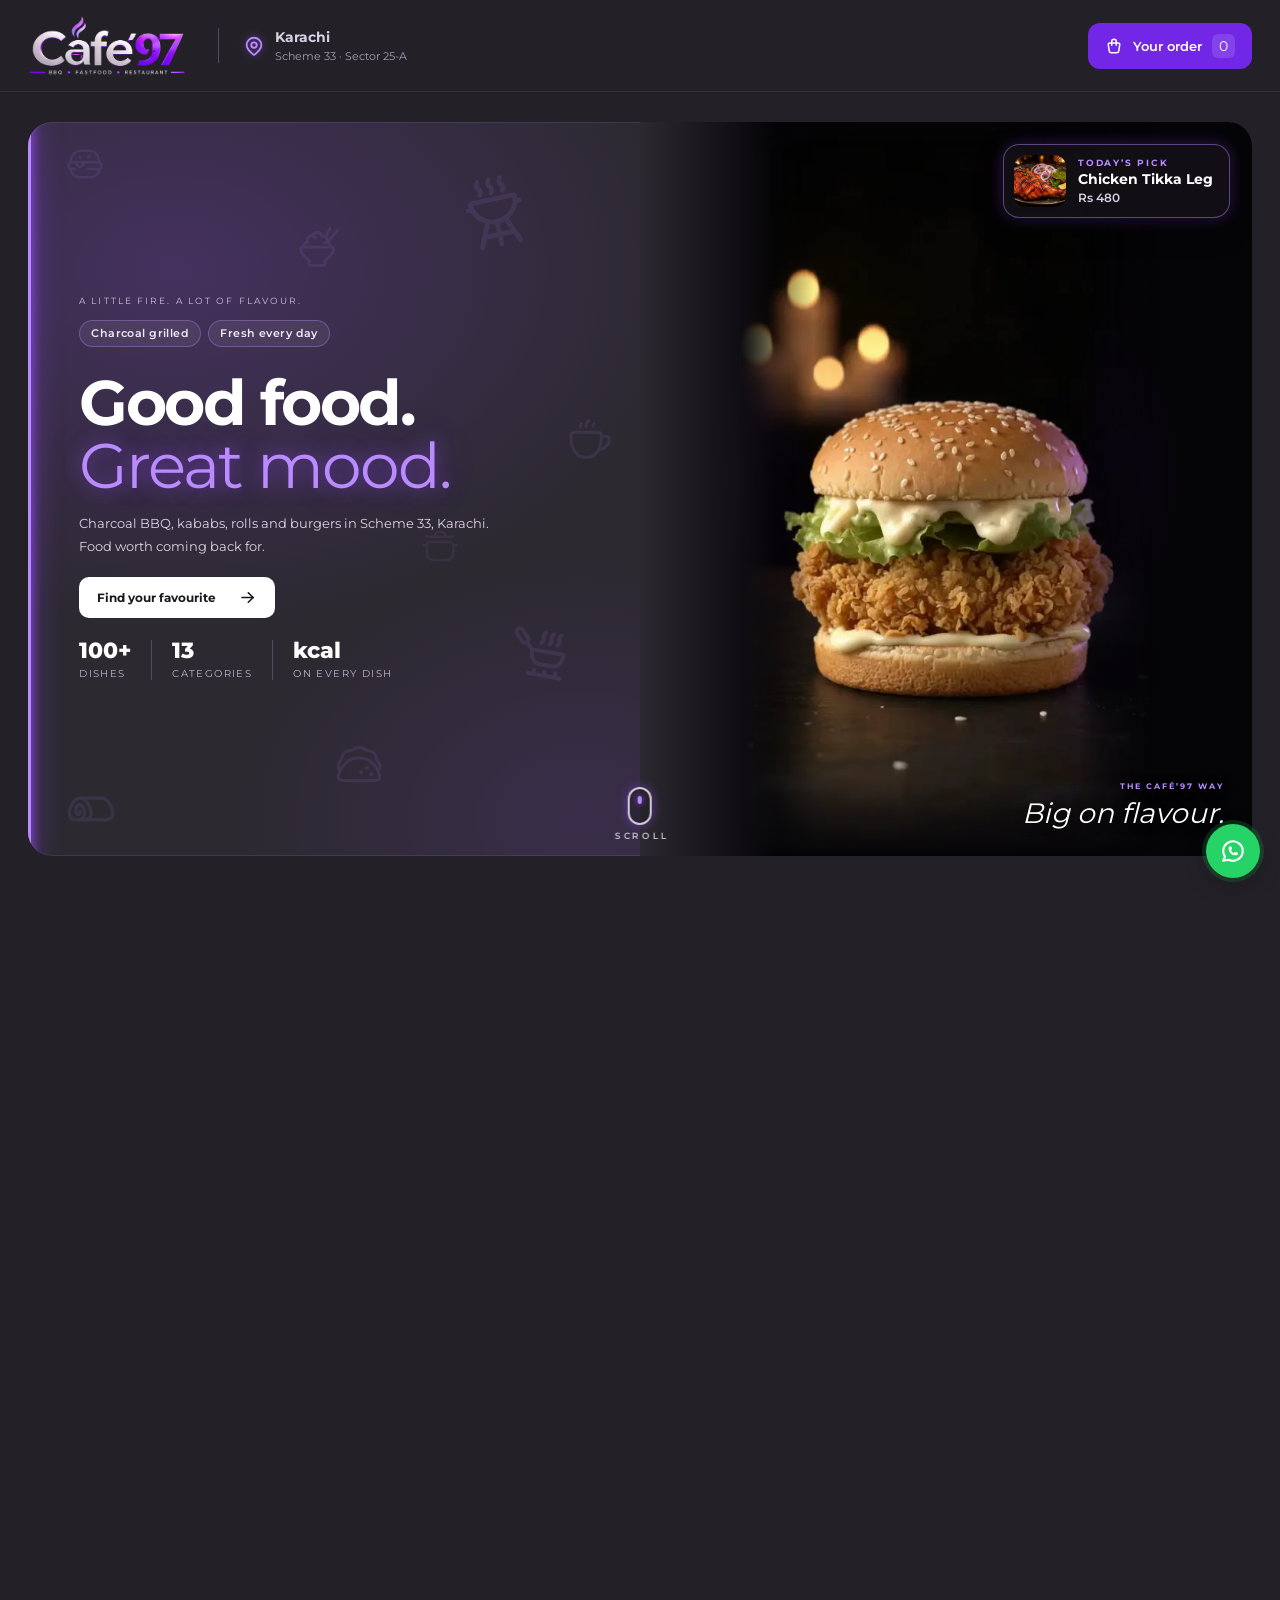
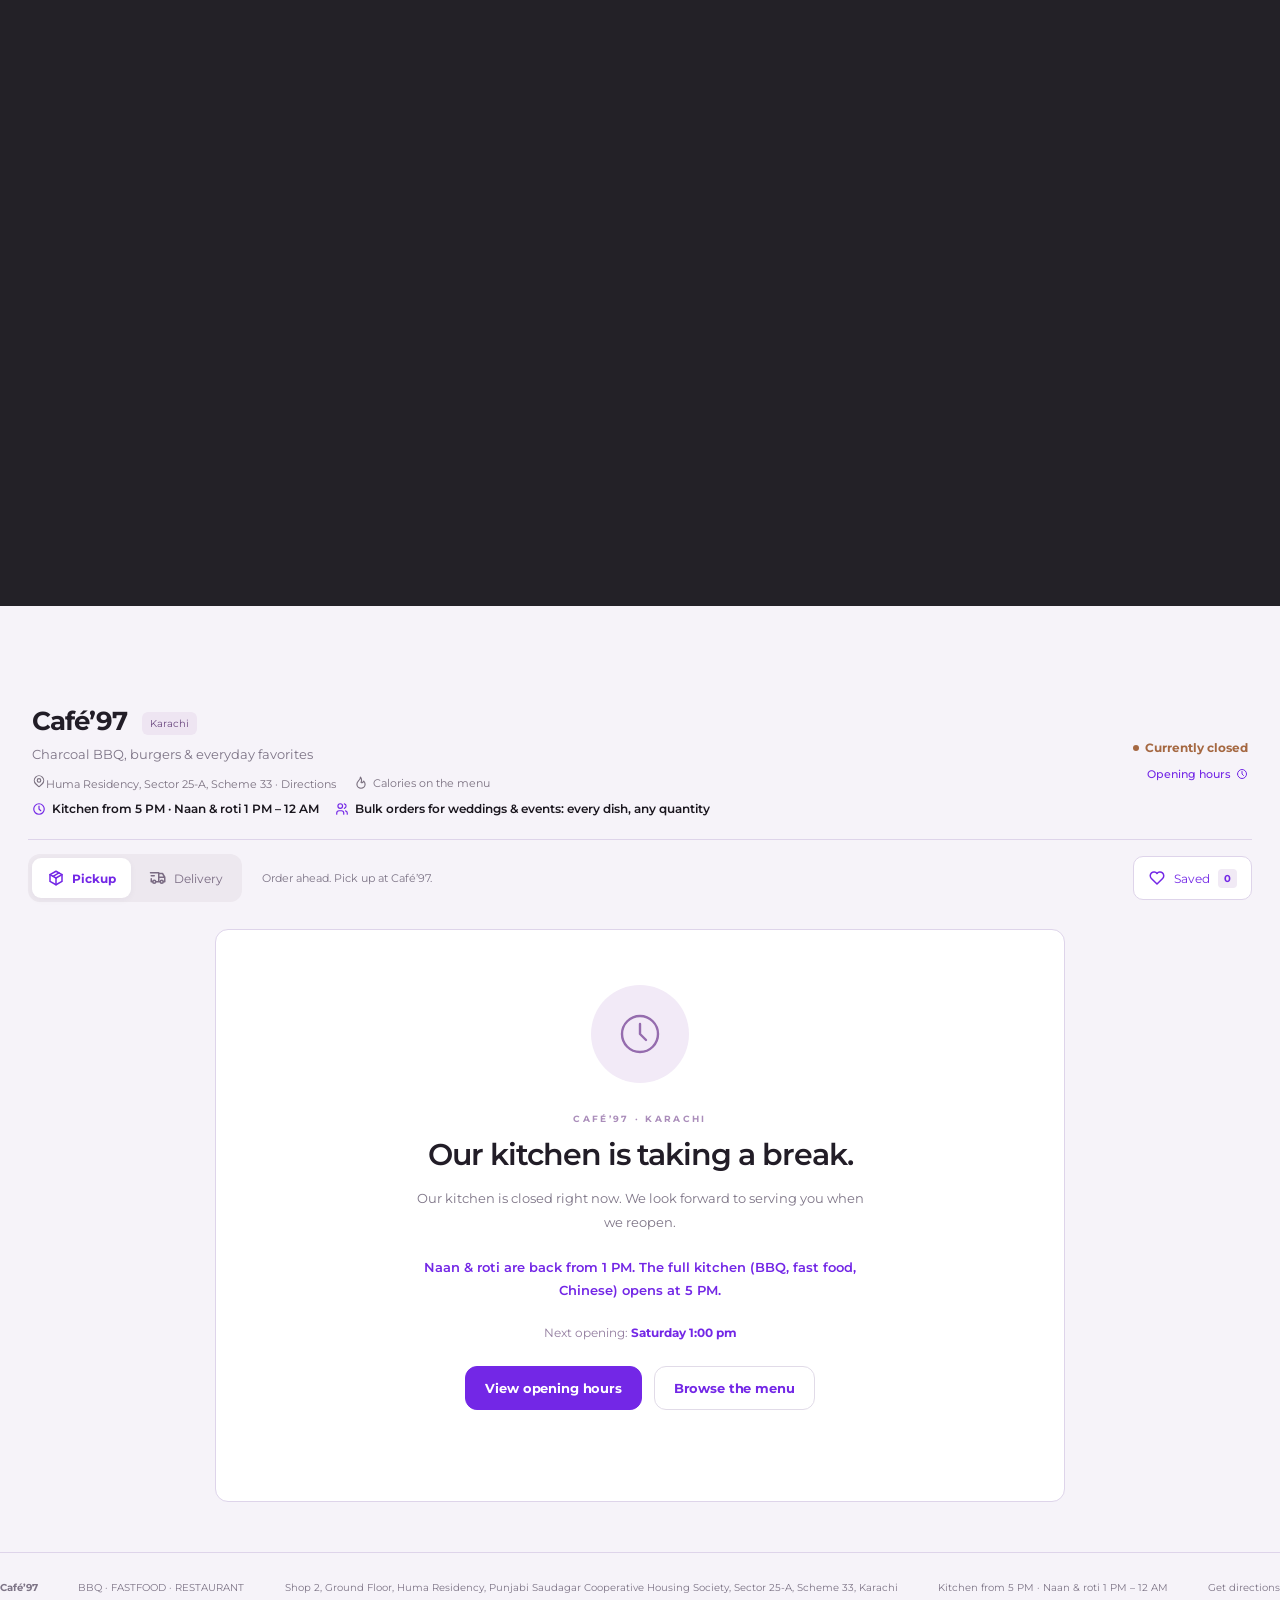
<file: index.html>
<!DOCTYPE html><html lang="en"><head><meta charSet="utf-8"/><link rel="preconnect" href="/" crossorigin=""/><meta name="viewport" content="width=device-width, initial-scale=1"/><link rel="preload" href="/brand/cafe97-logo.png" as="image"/><link rel="preload" as="image" href="/video/zinger-poster.jpg"/><link rel="preload" as="image" href="/food/tikka-leg.jpg"/><link rel="preload" as="image" href="/brand/cafe97-logo-light.png"/><link rel="stylesheet" href="/_next/static/chunks/0qi2aly24v591.css" data-precedence="next"/><link rel="stylesheet" href="/_next/static/chunks/08eopxmupsue5.css" data-precedence="next"/><link rel="preload" as="script" fetchPriority="low" href="/_next/static/chunks/2-xwlmnlyaeq1.js"/><script src="/_next/static/chunks/0ktrcj4qarsyq.js" async=""></script><script src="/_next/static/chunks/2qyr2zzqw7k6q.js" async=""></script><script src="/_next/static/chunks/turbopack-22x0vbccdiuz1.js" async=""></script><script src="/_next/static/chunks/44oxwbh__ebkl.js" async=""></script><script src="/_next/static/chunks/2nsjv-zy4gy0n.js" async=""></script><meta name="theme-color" content="#141018"/><title>Café’97 Karachi | BBQ, Kababs, Rolls &amp; Burgers in Scheme 33</title><meta name="description" content="Charcoal BBQ and kababs, rolls, burgers, biryani and Chinese in Sector 25-A, Scheme 33, Karachi. See the full menu with prices and order on WhatsApp. Kitchen from 5 PM; naan and roti 1 PM to 12 midnight."/><link rel="canonical" href="https://www.cafe97.pk"/><meta property="og:title" content="Café’97 Karachi | BBQ, Kababs, Rolls &amp; Burgers in Scheme 33"/><meta property="og:description" content="Charcoal BBQ and kababs, rolls, burgers, biryani and Chinese in Sector 25-A, Scheme 33, Karachi. See the full menu with prices and order on WhatsApp. Kitchen from 5 PM; naan and roti 1 PM to 12 midnight."/><meta property="og:url" content="https://www.cafe97.pk"/><meta property="og:site_name" content="Café’97"/><meta property="og:locale" content="en_PK"/><meta property="og:image" content="https://www.cafe97.pk/og.jpg"/><meta property="og:image:width" content="1200"/><meta property="og:image:height" content="630"/><meta property="og:image:alt" content="Café’97 charcoal BBQ, Karachi"/><meta property="og:type" content="website"/><meta name="twitter:card" content="summary_large_image"/><meta name="twitter:title" content="Café’97 Karachi | BBQ, Kababs, Rolls &amp; Burgers in Scheme 33"/><meta name="twitter:description" content="Charcoal BBQ and kababs, rolls, burgers, biryani and Chinese in Sector 25-A, Scheme 33, Karachi. See the full menu with prices and order on WhatsApp. Kitchen from 5 PM; naan and roti 1 PM to 12 midnight."/><meta name="twitter:image" content="https://www.cafe97.pk/og.jpg"/><link rel="icon" href="/icon.png?icon.2g3fp5cg44gr7.png" sizes="512x512" type="image/png"/><link rel="apple-touch-icon" href="/apple-icon.png?apple-icon.3qk80mfharcxu.png" sizes="180x180" type="image/png"/><meta name="next-size-adjust" content=""/><script src="/_next/static/chunks/0cz1d0mv5g_q7.js" noModule=""></script></head><body><div hidden=""><!--$--><!--/$--></div><script type="application/ld+json">{"@context":"https://schema.org","@type":"Restaurant","@id":"https://www.cafe97.pk/#restaurant","name":"Café’97","url":"https://www.cafe97.pk/","image":"https://www.cafe97.pk/og.jpg","logo":"https://www.cafe97.pk/brand/cafe97-logo.png","telephone":"+923099951777","servesCuisine":["BBQ","Pakistani","Fast Food"],"priceRange":"$$","menu":"https://www.cafe97.pk/#menu","hasMap":"https://www.google.com/maps/search/?api=1&query=Cafe97&query_place_id=ChIJvU82jcg5sz4RIf9Lzt2Cbog","address":{"@type":"PostalAddress","streetAddress":"Shop 2, Ground Floor, Huma Residency, Punjabi Saudagar Cooperative Housing Society, Sector 25-A, Scheme 33","addressLocality":"Karachi","addressRegion":"Sindh","addressCountry":"PK"},"geo":{"@type":"GeoCoordinates","latitude":24.967783,"longitude":67.134132},"openingHoursSpecification":{"@type":"OpeningHoursSpecification","dayOfWeek":["Monday","Tuesday","Wednesday","Thursday","Friday","Saturday","Sunday"],"opens":"13:00","closes":"00:00"},"hasMenu":{"@type":"Menu","name":"Café’97 menu","inLanguage":"en","hasMenuSection":[{"@type":"MenuSection","name":"Specials","hasMenuItem":[{"@type":"MenuItem","name":"Double Decker Zinger","offers":{"@type":"Offer","price":850,"priceCurrency":"PKR"}}]},{"@type":"MenuSection","name":"Biryani","hasMenuItem":[{"@type":"MenuItem","name":"Chicken Biryani","offers":{"@type":"Offer","price":230,"priceCurrency":"PKR"}},{"@type":"MenuItem","name":"Chicken Pulao","offers":{"@type":"Offer","price":250,"priceCurrency":"PKR"}},{"@type":"MenuItem","name":"Aloo Biryani","offers":{"@type":"Offer","price":180,"priceCurrency":"PKR"}},{"@type":"MenuItem","name":"White Biryani","offers":{"@type":"Offer","price":230,"priceCurrency":"PKR"}}]},{"@type":"MenuSection","name":"Bar B.Q.","hasMenuItem":[{"@type":"MenuItem","name":"Chicken Tikka Leg","offers":{"@type":"Offer","price":480,"priceCurrency":"PKR"}},{"@type":"MenuItem","name":"Chicken Tikka Chest","offers":{"@type":"Offer","price":500,"priceCurrency":"PKR"}},{"@type":"MenuItem","name":"Chicken Boti","offers":{"@type":"Offer","price":650,"priceCurrency":"PKR"}},{"@type":"MenuItem","name":"Malai Boti","offers":{"@type":"Offer","price":750,"priceCurrency":"PKR"}},{"@type":"MenuItem","name":"Reshmi Kabab","offers":{"@type":"Offer","price":700,"priceCurrency":"PKR"}},{"@type":"MenuItem","name":"Seekh Kabab","offers":{"@type":"Offer","price":750,"priceCurrency":"PKR"}},{"@type":"MenuItem","name":"Beef Bihari Boti Plate","offers":{"@type":"Offer","price":850,"priceCurrency":"PKR"}},{"@type":"MenuItem","name":"Chullu Kabab with Rice","offers":{"@type":"Offer","price":1200,"priceCurrency":"PKR"}},{"@type":"MenuItem","name":"Small Puri Paratha","offers":{"@type":"Offer","price":60,"priceCurrency":"PKR"}},{"@type":"MenuItem","name":"Large Puri Paratha","offers":{"@type":"Offer","price":120,"priceCurrency":"PKR"}},{"@type":"MenuItem","name":"B.B.Q Platter","description":"Malai boti, reshmi kabab, seekh kabab, chicken tikka leg, served on rice","offers":{"@type":"Offer","price":1999,"priceCurrency":"PKR"}},{"@type":"MenuItem","name":"Beef Bihari Kabab","offers":{"@type":"Offer","price":850,"priceCurrency":"PKR"}},{"@type":"MenuItem","name":"Gola Kabab","offers":{"@type":"Offer","price":850,"priceCurrency":"PKR"}},{"@type":"MenuItem","name":"Beef Turkish Kabab","offers":{"@type":"Offer","price":800,"priceCurrency":"PKR"}},{"@type":"MenuItem","name":"Chicken Turkish Kabab","offers":{"@type":"Offer","price":750,"priceCurrency":"PKR"}}]},{"@type":"MenuSection","name":"Rolls","hasMenuItem":[{"@type":"MenuItem","name":"Chicken Chutni Roll","offers":{"@type":"Offer","price":250,"priceCurrency":"PKR"}},{"@type":"MenuItem","name":"Chicken Mayo Roll","offers":{"@type":"Offer","price":270,"priceCurrency":"PKR"}},{"@type":"MenuItem","name":"Chicken Mayo Cheese Roll","offers":{"@type":"Offer","price":340,"priceCurrency":"PKR"}},{"@type":"MenuItem","name":"Chicken Malai Roll","offers":{"@type":"Offer","price":320,"priceCurrency":"PKR"}},{"@type":"MenuItem","name":"Chicken Malai Cheese Roll","offers":{"@type":"Offer","price":390,"priceCurrency":"PKR"}},{"@type":"MenuItem","name":"Zinger Roll","offers":{"@type":"Offer","price":380,"priceCurrency":"PKR"}},{"@type":"MenuItem","name":"Zinger Mayo Roll","offers":{"@type":"Offer","price":390,"priceCurrency":"PKR"}},{"@type":"MenuItem","name":"Zinger Cheese Roll","offers":{"@type":"Offer","price":460,"priceCurrency":"PKR"}},{"@type":"MenuItem","name":"Tikka Leg Roll","offers":{"@type":"Offer","price":530,"priceCurrency":"PKR"}},{"@type":"MenuItem","name":"Reshmi Kabab Roll","offers":{"@type":"Offer","price":300,"priceCurrency":"PKR"}},{"@type":"MenuItem","name":"Reshmi Kabab Cheese Roll","offers":{"@type":"Offer","price":340,"priceCurrency":"PKR"}},{"@type":"MenuItem","name":"Seekh Kabab Roll","offers":{"@type":"Offer","price":320,"priceCurrency":"PKR"}},{"@type":"MenuItem","name":"Seekh Kabab Cheese Roll","offers":{"@type":"Offer","price":390,"priceCurrency":"PKR"}},{"@type":"MenuItem","name":"Beef Bihari Boti Roll","offers":{"@type":"Offer","price":350,"priceCurrency":"PKR"}},{"@type":"MenuItem","name":"Beef Bihari Cheese Roll","offers":{"@type":"Offer","price":420,"priceCurrency":"PKR"}}]},{"@type":"MenuSection","name":"Burgers","hasMenuItem":[{"@type":"MenuItem","name":"Zinger Burger","offers":{"@type":"Offer","price":430,"priceCurrency":"PKR"}},{"@type":"MenuItem","name":"Zinger Cheese Burger","offers":{"@type":"Offer","price":500,"priceCurrency":"PKR"}},{"@type":"MenuItem","name":"Zinger Patty with Fries","offers":{"@type":"Offer","price":450,"priceCurrency":"PKR"}},{"@type":"MenuItem","name":"Chicken Burger","offers":{"@type":"Offer","price":380,"priceCurrency":"PKR"}},{"@type":"MenuItem","name":"Chicken Cheese Burger","offers":{"@type":"Offer","price":450,"priceCurrency":"PKR"}},{"@type":"MenuItem","name":"Beef Burger","offers":{"@type":"Offer","price":500,"priceCurrency":"PKR"}},{"@type":"MenuItem","name":"Beef Cheese Burger","offers":{"@type":"Offer","price":570,"priceCurrency":"PKR"}},{"@type":"MenuItem","name":"Zinger Strips with Fries","offers":{"@type":"Offer","price":450,"priceCurrency":"PKR"}},{"@type":"MenuItem","name":"Fast Food Platter","description":"2 zinger burgers, 2 chicken burgers, 4 pc zinger strips, fries, 1L drink","offers":{"@type":"Offer","price":2150,"priceCurrency":"PKR"}}]},{"@type":"MenuSection","name":"Broast","hasMenuItem":[{"@type":"MenuItem","name":"Quarter Injected Broast Leg","offers":{"@type":"Offer","price":580,"priceCurrency":"PKR"}},{"@type":"MenuItem","name":"Quarter Injected Broast Chest","offers":{"@type":"Offer","price":660,"priceCurrency":"PKR"}},{"@type":"MenuItem","name":"Quarter Broast Leg","offers":{"@type":"Offer","price":490,"priceCurrency":"PKR"}},{"@type":"MenuItem","name":"Quarter Broast Chest","offers":{"@type":"Offer","price":550,"priceCurrency":"PKR"}}]},{"@type":"MenuSection","name":"Sandwiches","hasMenuItem":[{"@type":"MenuItem","name":"Chicken Sandwich","offers":{"@type":"Offer","price":400,"priceCurrency":"PKR"}},{"@type":"MenuItem","name":"Chicken Cheese Sandwich","offers":{"@type":"Offer","price":450,"priceCurrency":"PKR"}},{"@type":"MenuItem","name":"Club Sandwich","offers":{"@type":"Offer","price":470,"priceCurrency":"PKR"}},{"@type":"MenuItem","name":"Club Cheese Sandwich","offers":{"@type":"Offer","price":540,"priceCurrency":"PKR"}},{"@type":"MenuItem","name":"Fajita Sandwich","offers":{"@type":"Offer","price":470,"priceCurrency":"PKR"}},{"@type":"MenuItem","name":"Fajita Cheese Sandwich","offers":{"@type":"Offer","price":550,"priceCurrency":"PKR"}},{"@type":"MenuItem","name":"Malai Sandwich","offers":{"@type":"Offer","price":530,"priceCurrency":"PKR"}},{"@type":"MenuItem","name":"Malai Cheese Sandwich","offers":{"@type":"Offer","price":600,"priceCurrency":"PKR"}},{"@type":"MenuItem","name":"BBQ Sandwich","offers":{"@type":"Offer","price":530,"priceCurrency":"PKR"}},{"@type":"MenuItem","name":"BBQ Cheese Sandwich","offers":{"@type":"Offer","price":600,"priceCurrency":"PKR"}},{"@type":"MenuItem","name":"Fajita Club Sandwich","offers":{"@type":"Offer","price":520,"priceCurrency":"PKR"}},{"@type":"MenuItem","name":"Malai Club Sandwich","offers":{"@type":"Offer","price":580,"priceCurrency":"PKR"}},{"@type":"MenuItem","name":"BBQ Club Sandwich","offers":{"@type":"Offer","price":580,"priceCurrency":"PKR"}}]},{"@type":"MenuSection","name":"Chinese","hasMenuItem":[{"@type":"MenuItem","name":"Chicken Chowmein","offers":{"@type":"Offer","price":700,"priceCurrency":"PKR"}},{"@type":"MenuItem","name":"Chicken Fried Rice","offers":{"@type":"Offer","price":650,"priceCurrency":"PKR"}},{"@type":"MenuItem","name":"Egg Fried Rice","offers":{"@type":"Offer","price":550,"priceCurrency":"PKR"}},{"@type":"MenuItem","name":"Veggie Rice","offers":{"@type":"Offer","price":450,"priceCurrency":"PKR"}},{"@type":"MenuItem","name":"Shashlik","offers":{"@type":"Offer","price":450,"priceCurrency":"PKR"}},{"@type":"MenuItem","name":"Shashlik with Rice","offers":{"@type":"Offer","price":850,"priceCurrency":"PKR"}},{"@type":"MenuItem","name":"Manchurian","offers":{"@type":"Offer","price":600,"priceCurrency":"PKR"}}]},{"@type":"MenuSection","name":"Fries","hasMenuItem":[{"@type":"MenuItem","name":"Pizza Fries","offers":{"@type":"Offer","price":550,"priceCurrency":"PKR"}},{"@type":"MenuItem","name":"Mayo Fries","offers":{"@type":"Offer","price":250,"priceCurrency":"PKR"}},{"@type":"MenuItem","name":"Mayo Garlic Fries","offers":{"@type":"Offer","price":250,"priceCurrency":"PKR"}},{"@type":"MenuItem","name":"Small Fries","offers":{"@type":"Offer","price":150,"priceCurrency":"PKR"}},{"@type":"MenuItem","name":"Large Fries","offers":{"@type":"Offer","price":230,"priceCurrency":"PKR"}},{"@type":"MenuItem","name":"Cheese Fries","offers":{"@type":"Offer","price":350,"priceCurrency":"PKR"}},{"@type":"MenuItem","name":"Loaded Fries","offers":{"@type":"Offer","price":600,"priceCurrency":"PKR"}}]},{"@type":"MenuSection","name":"Naan","hasMenuItem":[{"@type":"MenuItem","name":"Sada Naan","offers":{"@type":"Offer","price":30,"priceCurrency":"PKR"}},{"@type":"MenuItem","name":"Kulcha","offers":{"@type":"Offer","price":35,"priceCurrency":"PKR"}},{"@type":"MenuItem","name":"Garlic Naan","offers":{"@type":"Offer","price":65,"priceCurrency":"PKR"}},{"@type":"MenuItem","name":"Til Wala Naan","offers":{"@type":"Offer","price":60,"priceCurrency":"PKR"}},{"@type":"MenuItem","name":"Chapati","offers":{"@type":"Offer","price":25,"priceCurrency":"PKR"}}]},{"@type":"MenuSection","name":"Cold Drinks","hasMenuItem":[{"@type":"MenuItem","name":"7Up · Pepsi · Dew · Mirinda","offers":{"@type":"Offer","price":110,"priceCurrency":"PKR"}},{"@type":"MenuItem","name":"Sting","offers":{"@type":"Offer","price":110,"priceCurrency":"PKR"}},{"@type":"MenuItem","name":"Small Water","offers":{"@type":"Offer","price":60,"priceCurrency":"PKR"}},{"@type":"MenuItem","name":"Large Water","offers":{"@type":"Offer","price":120,"priceCurrency":"PKR"}}]},{"@type":"MenuSection","name":"Extras","hasMenuItem":[{"@type":"MenuItem","name":"Slice Cheese","offers":{"@type":"Offer","price":70,"priceCurrency":"PKR"}},{"@type":"MenuItem","name":"Mayo Dip","offers":{"@type":"Offer","price":40,"priceCurrency":"PKR"}},{"@type":"MenuItem","name":"Garlic Mayo Dip","offers":{"@type":"Offer","price":40,"priceCurrency":"PKR"}},{"@type":"MenuItem","name":"BBQ Sauce Dip","offers":{"@type":"Offer","price":40,"priceCurrency":"PKR"}},{"@type":"MenuItem","name":"Chilli Garlic Dip","offers":{"@type":"Offer","price":40,"priceCurrency":"PKR"}},{"@type":"MenuItem","name":"Chatni Raita","offers":{"@type":"Offer","price":30,"priceCurrency":"PKR"}},{"@type":"MenuItem","name":"Extra Bun","offers":{"@type":"Offer","price":50,"priceCurrency":"PKR"}},{"@type":"MenuItem","name":"Masala","offers":{"@type":"Offer","price":20,"priceCurrency":"PKR"}},{"@type":"MenuItem","name":"Disposable Glass","offers":{"@type":"Offer","price":10,"priceCurrency":"PKR"}}]},{"@type":"MenuSection","name":"Combo Deals","hasMenuItem":[{"@type":"MenuItem","name":"BBQ Single Combo","description":"Tikka leg, 2 naan, raita, 345ml drink · was 650","offers":{"@type":"Offer","price":540,"priceCurrency":"PKR"}},{"@type":"MenuItem","name":"BBQ Double Combo","description":"Tikka leg, seekh kabab, 4 naan, raita, 1L drink · was 1,510","offers":{"@type":"Offer","price":1300,"priceCurrency":"PKR"}},{"@type":"MenuItem","name":"Fast Food Single Combo","description":"Zinger burger, small fries, 345ml drink · was 690","offers":{"@type":"Offer","price":550,"priceCurrency":"PKR"}},{"@type":"MenuItem","name":"Fast Food Double Combo","description":"2 zinger burgers, large fries, 1L drink · was 1,290","offers":{"@type":"Offer","price":1100,"priceCurrency":"PKR"}},{"@type":"MenuItem","name":"Chicken Burger Deal","description":"2 chicken burgers, fries, 500ml drink · was 1,130","offers":{"@type":"Offer","price":999,"priceCurrency":"PKR"}},{"@type":"MenuItem","name":"Roll & Tikka Deal","description":"2 chicken rolls, tikka leg, 4 chapati, 500ml drink · was 1,220","offers":{"@type":"Offer","price":1050,"priceCurrency":"PKR"}},{"@type":"MenuItem","name":"Beef Burger & Strips Deal","description":"Beef burger, 8 pc zinger strips, fries, 1L drink · was 1,810","offers":{"@type":"Offer","price":1550,"priceCurrency":"PKR"}}]}]}}</script><div class="splash" aria-hidden="true"><span class="splash-strip left"></span><span class="splash-strip right"></span><img src="/brand/cafe97-logo.png" alt="" class="splash-logo"/><span class="splash-line"></span></div><div class="ordering-app"><a class="skip-link" href="#menu">Skip to menu</a><header class="site-header"><a class="ordering-brand" href="/" aria-label="Café’97 home"><img src="/brand/cafe97-logo.png" alt="Café’97" width="130"/><span class="header-location"><svg xmlns="http://www.w3.org/2000/svg" width="16" height="16" viewBox="0 0 24 24" fill="none" stroke="currentColor" stroke-width="2" stroke-linecap="round" stroke-linejoin="round" class="tabler-icon tabler-icon-map-pin"><path d="M9 11a3 3 0 1 0 6 0a3 3 0 0 0 -6 0"></path><path d="M17.657 16.657l-4.243 4.243a2 2 0 0 1 -2.827 0l-4.244 -4.243a8 8 0 1 1 11.314 0"></path></svg> Karachi<!-- --> <small>Scheme 33 · Sector 25-A</small></span></a><div class="header-actions"><button class="bag-button"><svg xmlns="http://www.w3.org/2000/svg" width="18" height="18" viewBox="0 0 24 24" fill="none" stroke="currentColor" stroke-width="2" stroke-linecap="round" stroke-linejoin="round" class="tabler-icon tabler-icon-shopping-bag"><path d="M6.331 8h11.339a2 2 0 0 1 1.977 2.304l-1.255 8.152a3 3 0 0 1 -2.966 2.544h-6.852a3 3 0 0 1 -2.965 -2.544l-1.255 -8.152a2 2 0 0 1 1.977 -2.304"></path><path d="M9 11v-5a3 3 0 0 1 6 0v5"></path></svg><span class="bag-label">Your order</span><span>0</span></button></div></header><main class="ordering-main"><div class="hero-pin"><section class="restaurant-banner"><div class="hero-doodles" aria-hidden="true"><span class="doodle d-bbq-grill" style="--icon:url(/icons/food/bbq-grill.svg)"></span><span class="doodle d-pan-03" style="--icon:url(/icons/food/pan-03.svg)"></span><span class="doodle d-rice-bowl-01" style="--icon:url(/icons/food/rice-bowl-01.svg)"></span><span class="doodle d-taco-01" style="--icon:url(/icons/food/taco-01.svg)"></span><span class="doodle d-coffee-02" style="--icon:url(/icons/food/coffee-02.svg)"></span><span class="doodle d-bread-02" style="--icon:url(/icons/food/bread-02.svg)"></span><span class="doodle d-hamburger-02" style="--icon:url(/icons/food/hamburger-02.svg)"></span><span class="doodle d-cooking-pot" style="--icon:url(/icons/food/cooking-pot.svg)"></span></div><div class="banner-copy"><span class="banner-kicker">A LITTLE FIRE. A LOT OF FLAVOUR.</span><div class="trust-badges"><span>Charcoal grilled</span><span>Fresh every day</span></div><h1>Good food.<br/><em>Great mood.</em></h1><p>Charcoal BBQ, kababs, rolls and burgers in Scheme 33, Karachi. Food worth coming back for.</p><a class="hero-menu-link" href="#menu">Find your favourite <svg xmlns="http://www.w3.org/2000/svg" width="19" height="19" viewBox="0 0 24 24" fill="none" stroke="currentColor" stroke-width="2" stroke-linecap="round" stroke-linejoin="round" class="tabler-icon tabler-icon-arrow-right"><path d="M5 12l14 0"></path><path d="M13 18l6 -6"></path><path d="M13 6l6 6"></path></svg></a><dl class="hero-facts"><div><dt>100<!-- -->+</dt><dd>dishes</dd></div><div><dt>13</dt><dd>categories</dd></div><div><dt>kcal</dt><dd>on every dish</dd></div></dl></div><div class="banner-photograph"><div class="zinger-film"><div class="zinger-frame"><img src="/video/zinger-poster.jpg" width="540" height="960" alt="A Café’97 zinger burger. As you scroll it comes apart into its layers (sesame bun, mayo, lettuce, crispy chicken fillet, bun base) and stacks back together."/><canvas width="540" height="960" aria-hidden="true"></canvas></div><div class="zinger-captions" aria-hidden="true"><div class="zinger-caption"><span>THE CAFÉ’97 WAY</span><strong>Big on flavour.</strong></div><div class="zinger-caption"><span>CRISPY FILLET</span><strong>Golden, every order.</strong></div><div class="zinger-caption"><span>FRESH &amp; CREAMY</span><strong>Lettuce, house mayo.</strong></div><div class="zinger-caption"><span>THE CAFÉ’97 ZINGER</span><strong>Stacked &amp; ready.</strong></div></div></div><a class="hero-pick" href="#menu"><img src="/food/tikka-leg.jpg" alt=""/><span><small>Today’s pick</small><strong>Chicken Tikka Leg</strong><em>Rs 480</em></span></a></div><a class="scroll-cue" href="#menu" aria-label="Scroll to the menu"><span class="mouse"><i></i></span><small>Scroll</small></a></section><div class="hero-pin-runway" aria-hidden="true"></div></div><section class="restaurant-info"><div class="restaurant-mark"><img src="/brand/cafe97-logo-light.png" alt="Café’97"/></div><div><h2>Café’97 <span>Karachi</span></h2><p>Charcoal BBQ, burgers &amp; everyday favorites</p><div class="restaurant-meta"><a href="https://www.google.com/maps/dir/?api=1&amp;destination=Cafe97&amp;destination_place_id=ChIJvU82jcg5sz4RIf9Lzt2Cbog" target="_blank" rel="noopener"><svg xmlns="http://www.w3.org/2000/svg" width="14" height="14" viewBox="0 0 24 24" fill="none" stroke="currentColor" stroke-width="2" stroke-linecap="round" stroke-linejoin="round" class="tabler-icon tabler-icon-map-pin"><path d="M9 11a3 3 0 1 0 6 0a3 3 0 0 0 -6 0"></path><path d="M17.657 16.657l-4.243 4.243a2 2 0 0 1 -2.827 0l-4.244 -4.243a8 8 0 1 1 11.314 0"></path></svg>Huma Residency, Sector 25-A, Scheme 33<!-- --> · Directions</a><span><svg xmlns="http://www.w3.org/2000/svg" width="14" height="14" viewBox="0 0 24 24" fill="none" stroke="currentColor" stroke-width="2" stroke-linecap="round" stroke-linejoin="round" class="tabler-icon tabler-icon-flame"><path d="M12 10.941c2.333 -3.308 .167 -7.823 -1 -8.941c0 3.395 -2.235 5.299 -3.667 6.706c-1.43 1.408 -2.333 3.294 -2.333 5.588c0 3.704 3.134 6.706 7 6.706c3.866 0 7 -3.002 7 -6.706c0 -1.712 -1.232 -4.403 -2.333 -5.588c-2.084 3.353 -3.257 3.353 -4.667 2.235"></path></svg>Calories on the menu</span></div><ul class="restaurant-notes"><li><svg xmlns="http://www.w3.org/2000/svg" width="14" height="14" viewBox="0 0 24 24" fill="none" stroke="currentColor" stroke-width="2" stroke-linecap="round" stroke-linejoin="round" class="tabler-icon tabler-icon-clock"><path d="M3 12a9 9 0 1 0 18 0a9 9 0 0 0 -18 0"></path><path d="M12 7v5l3 3"></path></svg>Kitchen from 5 PM · Naan &amp; roti 1 PM – 12 AM</li><li><svg xmlns="http://www.w3.org/2000/svg" width="14" height="14" viewBox="0 0 24 24" fill="none" stroke="currentColor" stroke-width="2" stroke-linecap="round" stroke-linejoin="round" class="tabler-icon tabler-icon-users"><path d="M5 7a4 4 0 1 0 8 0a4 4 0 1 0 -8 0"></path><path d="M3 21v-2a4 4 0 0 1 4 -4h4a4 4 0 0 1 4 4v2"></path><path d="M16 3.13a4 4 0 0 1 0 7.75"></path><path d="M21 21v-2a4 4 0 0 0 -3 -3.85"></path></svg>Bulk orders for weddings &amp; events: every dish, any quantity</li></ul></div><div class="restaurant-availability"><span class="availability-label closed">Checking availability…</span><button class="text-button">Opening hours <svg xmlns="http://www.w3.org/2000/svg" width="12" height="12" viewBox="0 0 24 24" fill="none" stroke="currentColor" stroke-width="2" stroke-linecap="round" stroke-linejoin="round" class="tabler-icon tabler-icon-clock"><path d="M3 12a9 9 0 1 0 18 0a9 9 0 0 0 -18 0"></path><path d="M12 7v5l3 3"></path></svg></button></div></section><div class="experience-bar"><div class="order-mode" aria-label="Order method"><button aria-pressed="true"><svg xmlns="http://www.w3.org/2000/svg" width="18" height="18" viewBox="0 0 24 24" fill="none" stroke="currentColor" stroke-width="2" stroke-linecap="round" stroke-linejoin="round" class="tabler-icon tabler-icon-package"><path d="M12 3l8 4.5l0 9l-8 4.5l-8 -4.5l0 -9l8 -4.5"></path><path d="M12 12l8 -4.5"></path><path d="M12 12l0 9"></path><path d="M12 12l-8 -4.5"></path><path d="M16 5.25l-8 4.5"></path></svg>Pickup</button><button aria-pressed="false"><svg xmlns="http://www.w3.org/2000/svg" width="18" height="18" viewBox="0 0 24 24" fill="none" stroke="currentColor" stroke-width="2" stroke-linecap="round" stroke-linejoin="round" class="tabler-icon tabler-icon-truck-delivery"><path d="M5 17a2 2 0 1 0 4 0a2 2 0 1 0 -4 0"></path><path d="M15 17a2 2 0 1 0 4 0a2 2 0 1 0 -4 0"></path><path d="M5 17h-2v-4m-1 -8h11v12m-4 0h6m4 0h2v-6h-8m0 -5h5l3 5"></path><path d="M3 9l4 0"></path></svg>Delivery</button></div><span>Order ahead. Pick up at Café’97.</span><button class="saved-menu-button" aria-pressed="false"><svg xmlns="http://www.w3.org/2000/svg" width="18" height="18" viewBox="0 0 24 24" fill="none" stroke="currentColor" stroke-width="2" stroke-linecap="round" stroke-linejoin="round" class="tabler-icon tabler-icon-heart"><path d="M19.5 12.572l-7.5 7.428l-7.5 -7.428a5 5 0 1 1 7.5 -6.566a5 5 0 1 1 7.5 6.572"></path></svg> Saved <b>0</b></button></div><div class="ordering-layout"><aside class="menu-categories"><h3>Our menu</h3><button class="selected" aria-pressed="true"><span class="cat-ico" style="--icon:url(/icons/food/dish-01.svg)"><b class="cat-count">100</b></span><strong>All items</strong></button><button class="" aria-pressed="false"><span class="cat-ico" style="--icon:url(/icons/food/spoon-and-fork.svg)"><b class="cat-count">1</b></span><strong>Specials</strong></button><button class="" aria-pressed="false"><span class="cat-ico" style="--icon:url(/icons/food/rice-bowl-01.svg)"><b class="cat-count">4</b></span><strong>Biryani</strong></button><button class="" aria-pressed="false"><span class="cat-ico" style="--icon:url(/icons/food/bbq-grill.svg)"><b class="cat-count">15</b></span><strong>Bar B.Q.</strong></button><button class="" aria-pressed="false"><span class="cat-ico" style="--icon:url(/icons/food/bread-02.svg)"><b class="cat-count">15</b></span><strong>Rolls</strong></button><button class="" aria-pressed="false"><span class="cat-ico" style="--icon:url(/icons/food/hamburger-02.svg)"><b class="cat-count">9</b></span><strong>Burgers</strong></button><button class="" aria-pressed="false"><span class="cat-ico" style="--icon:url(/icons/food/spoon-and-fork.svg)"><b class="cat-count">4</b></span><strong>Broast</strong></button><button class="" aria-pressed="false"><span class="cat-ico" style="--icon:url(/icons/food/sandwich.svg)"><b class="cat-count">13</b></span><strong>Sandwiches</strong></button><button class="" aria-pressed="false"><span class="cat-ico" style="--icon:url(/icons/food/noodles.svg)"><b class="cat-count">7</b></span><strong>Chinese</strong></button><button class="" aria-pressed="false"><span class="cat-ico" style="--icon:url(/icons/food/french-fries-02.svg)"><b class="cat-count">7</b></span><strong>Fries</strong></button><button class="" aria-pressed="false"><span class="cat-ico" style="--icon:url(/icons/food/bread-04.svg)"><b class="cat-count">5</b></span><strong>Naan</strong></button><button class="" aria-pressed="false"><span class="cat-ico" style="--icon:url(/icons/food/soft-drink-02.svg)"><b class="cat-count">4</b></span><strong>Cold Drinks</strong></button><button class="" aria-pressed="false"><span class="cat-ico" style="--icon:url(/icons/food/cheese.svg)"><b class="cat-count">9</b></span><strong>Extras</strong></button><button class="" aria-pressed="false"><span class="cat-ico" style="--icon:url(/icons/food/spoon-and-fork.svg)"><b class="cat-count">7</b></span><strong>Combo Deals</strong></button></aside><div class="cat-slider" aria-hidden="true"><span></span></div><section id="menu" class="menu-section"><div class="menu-sticky-sentinel" aria-hidden="true"></div><div class="menu-sticky"><div class="menu-toolbar"><label class="search"><svg xmlns="http://www.w3.org/2000/svg" width="18" height="18" viewBox="0 0 24 24" fill="none" stroke="currentColor" stroke-width="2" stroke-linecap="round" stroke-linejoin="round" class="tabler-icon tabler-icon-search"><path d="M3 10a7 7 0 1 0 14 0a7 7 0 1 0 -14 0"></path><path d="M21 21l-6 -6"></path></svg><input aria-label="Search menu" placeholder="Search the menu" value=""/></label><select class="menu-sort" aria-label="Sort menu"><option value="menu" selected="">Our menu order</option><option value="price-low">Price: low to high</option><option value="price-high">Price: high to low</option><option value="calories">Calories: low to high</option></select></div><div class="discovery-filters" aria-label="Menu highlights"><button aria-pressed="true" class="active">All dishes<span>100</span></button><button aria-pressed="false" class="">Chef’s special<span>2</span></button><button aria-pressed="false" class="">Recommended<span>4</span></button><button aria-pressed="false" class="">Spicy<span>1</span></button><button aria-pressed="false" class="">Vegetarian<span>26</span></button><button aria-pressed="false" class="">High-protein<span>28</span></button></div></div><div class="section-title"><h2>What are you in the mood for?</h2><span class="muted">100 dishes · Prices in PKR</span></div><div class="food-grid"><article class="food-card "><button class="save-dish " aria-label="Save Double Decker Zinger" aria-pressed="false"><svg xmlns="http://www.w3.org/2000/svg" width="19" height="19" viewBox="0 0 24 24" fill="none" stroke="currentColor" stroke-width="2" stroke-linecap="round" stroke-linejoin="round" class="tabler-icon tabler-icon-heart"><path d="M19.5 12.572l-7.5 7.428l-7.5 -7.428a5 5 0 1 1 7.5 -6.566a5 5 0 1 1 7.5 6.572"></path></svg></button><button class="food-image" aria-label="View Double Decker Zinger"><img src="/food/double-decker.jpg" alt="Double Decker Zinger" loading="lazy"/></button><div class="food-content"><div class="food-meta"><span>Specials</span><span class="kcal" title="Approximate calories"><svg xmlns="http://www.w3.org/2000/svg" width="13" height="13" viewBox="0 0 24 24" fill="none" stroke="currentColor" stroke-width="2" stroke-linecap="round" stroke-linejoin="round" class="tabler-icon tabler-icon-flame" aria-hidden="true"><path d="M12 10.941c2.333 -3.308 .167 -7.823 -1 -8.941c0 3.395 -2.235 5.299 -3.667 6.706c-1.43 1.408 -2.333 3.294 -2.333 5.588c0 3.704 3.134 6.706 7 6.706c3.866 0 7 -3.002 7 -6.706c0 -1.712 -1.232 -4.403 -2.333 -5.588c-2.084 3.353 -3.257 3.353 -4.667 2.235"></path></svg>~<!-- -->950<!-- --> <!-- -->kcal</span></div><div class="menu-badges"><span class="menu-badge badge-high-protein"><svg xmlns="http://www.w3.org/2000/svg" width="12" height="12" viewBox="0 0 24 24" fill="none" stroke="currentColor" stroke-width="2" stroke-linecap="round" stroke-linejoin="round" class="tabler-icon tabler-icon-barbell" aria-hidden="true"><path d="M2 12h1"></path><path d="M6 8h-2a1 1 0 0 0 -1 1v6a1 1 0 0 0 1 1h2"></path><path d="M6 7v10a1 1 0 0 0 1 1h1a1 1 0 0 0 1 -1v-10a1 1 0 0 0 -1 -1h-1a1 1 0 0 0 -1 1"></path><path d="M9 12h6"></path><path d="M15 7v10a1 1 0 0 0 1 1h1a1 1 0 0 0 1 -1v-10a1 1 0 0 0 -1 -1h-1a1 1 0 0 0 -1 1"></path><path d="M18 8h2a1 1 0 0 1 1 1v6a1 1 0 0 1 -1 1h-2"></path><path d="M22 12h-1"></path></svg>High-protein</span></div><h3>Double Decker Zinger</h3><p></p><div class="food-bottom"><span class="menu-price"><strong>Rs 850</strong></span><button class="add-button" disabled="" aria-label="Add Double Decker Zinger"><svg xmlns="http://www.w3.org/2000/svg" width="17" height="17" viewBox="0 0 24 24" fill="none" stroke="currentColor" stroke-width="2" stroke-linecap="round" stroke-linejoin="round" class="tabler-icon tabler-icon-plus"><path d="M12 5l0 14"></path><path d="M5 12l14 0"></path></svg><span>Add</span></button></div></div></article><article class="food-card "><button class="save-dish " aria-label="Save Chicken Biryani" aria-pressed="false"><svg xmlns="http://www.w3.org/2000/svg" width="19" height="19" viewBox="0 0 24 24" fill="none" stroke="currentColor" stroke-width="2" stroke-linecap="round" stroke-linejoin="round" class="tabler-icon tabler-icon-heart"><path d="M19.5 12.572l-7.5 7.428l-7.5 -7.428a5 5 0 1 1 7.5 -6.566a5 5 0 1 1 7.5 6.572"></path></svg></button><button class="food-image" aria-label="View Chicken Biryani"><img src="/food/biryani.jpg" alt="Chicken Biryani" loading="lazy"/></button><div class="food-content"><div class="food-meta"><span>Biryani</span><span class="kcal" title="Approximate calories"><svg xmlns="http://www.w3.org/2000/svg" width="13" height="13" viewBox="0 0 24 24" fill="none" stroke="currentColor" stroke-width="2" stroke-linecap="round" stroke-linejoin="round" class="tabler-icon tabler-icon-flame" aria-hidden="true"><path d="M12 10.941c2.333 -3.308 .167 -7.823 -1 -8.941c0 3.395 -2.235 5.299 -3.667 6.706c-1.43 1.408 -2.333 3.294 -2.333 5.588c0 3.704 3.134 6.706 7 6.706c3.866 0 7 -3.002 7 -6.706c0 -1.712 -1.232 -4.403 -2.333 -5.588c-2.084 3.353 -3.257 3.353 -4.667 2.235"></path></svg>~<!-- -->900<!-- --> <!-- -->kcal</span></div><div class="menu-badges"></div><h3>Chicken Biryani</h3><p></p><div class="food-bottom"><span class="menu-price"><strong>Rs 230</strong></span><button class="add-button" disabled="" aria-label="Add Chicken Biryani"><svg xmlns="http://www.w3.org/2000/svg" width="17" height="17" viewBox="0 0 24 24" fill="none" stroke="currentColor" stroke-width="2" stroke-linecap="round" stroke-linejoin="round" class="tabler-icon tabler-icon-plus"><path d="M12 5l0 14"></path><path d="M5 12l14 0"></path></svg><span>Add</span></button></div></div></article><article class="food-card "><button class="save-dish " aria-label="Save Chicken Pulao" aria-pressed="false"><svg xmlns="http://www.w3.org/2000/svg" width="19" height="19" viewBox="0 0 24 24" fill="none" stroke="currentColor" stroke-width="2" stroke-linecap="round" stroke-linejoin="round" class="tabler-icon tabler-icon-heart"><path d="M19.5 12.572l-7.5 7.428l-7.5 -7.428a5 5 0 1 1 7.5 -6.566a5 5 0 1 1 7.5 6.572"></path></svg></button><button class="food-image" aria-label="View Chicken Pulao"><img src="/food/pulao.jpg" alt="Chicken Pulao" loading="lazy"/></button><div class="food-content"><div class="food-meta"><span>Biryani</span><span class="kcal" title="Approximate calories"><svg xmlns="http://www.w3.org/2000/svg" width="13" height="13" viewBox="0 0 24 24" fill="none" stroke="currentColor" stroke-width="2" stroke-linecap="round" stroke-linejoin="round" class="tabler-icon tabler-icon-flame" aria-hidden="true"><path d="M12 10.941c2.333 -3.308 .167 -7.823 -1 -8.941c0 3.395 -2.235 5.299 -3.667 6.706c-1.43 1.408 -2.333 3.294 -2.333 5.588c0 3.704 3.134 6.706 7 6.706c3.866 0 7 -3.002 7 -6.706c0 -1.712 -1.232 -4.403 -2.333 -5.588c-2.084 3.353 -3.257 3.353 -4.667 2.235"></path></svg>~<!-- -->800<!-- --> <!-- -->kcal</span></div><div class="menu-badges"></div><h3>Chicken Pulao</h3><p></p><div class="food-bottom"><span class="menu-price"><strong>Rs 250</strong></span><button class="add-button" disabled="" aria-label="Add Chicken Pulao"><svg xmlns="http://www.w3.org/2000/svg" width="17" height="17" viewBox="0 0 24 24" fill="none" stroke="currentColor" stroke-width="2" stroke-linecap="round" stroke-linejoin="round" class="tabler-icon tabler-icon-plus"><path d="M12 5l0 14"></path><path d="M5 12l14 0"></path></svg><span>Add</span></button></div></div></article><article class="food-card "><button class="save-dish " aria-label="Save Chicken Tikka Leg" aria-pressed="false"><svg xmlns="http://www.w3.org/2000/svg" width="19" height="19" viewBox="0 0 24 24" fill="none" stroke="currentColor" stroke-width="2" stroke-linecap="round" stroke-linejoin="round" class="tabler-icon tabler-icon-heart"><path d="M19.5 12.572l-7.5 7.428l-7.5 -7.428a5 5 0 1 1 7.5 -6.566a5 5 0 1 1 7.5 6.572"></path></svg></button><button class="food-image" aria-label="View Chicken Tikka Leg"><img src="/food/tikka-leg.jpg" alt="Chicken Tikka Leg" loading="lazy"/></button><div class="food-content"><div class="food-meta"><span>Bar B.Q.</span><span class="kcal" title="Approximate calories"><svg xmlns="http://www.w3.org/2000/svg" width="13" height="13" viewBox="0 0 24 24" fill="none" stroke="currentColor" stroke-width="2" stroke-linecap="round" stroke-linejoin="round" class="tabler-icon tabler-icon-flame" aria-hidden="true"><path d="M12 10.941c2.333 -3.308 .167 -7.823 -1 -8.941c0 3.395 -2.235 5.299 -3.667 6.706c-1.43 1.408 -2.333 3.294 -2.333 5.588c0 3.704 3.134 6.706 7 6.706c3.866 0 7 -3.002 7 -6.706c0 -1.712 -1.232 -4.403 -2.333 -5.588c-2.084 3.353 -3.257 3.353 -4.667 2.235"></path></svg>~<!-- -->350<!-- --> <!-- -->kcal</span></div><div class="menu-badges"><span class="menu-badge badge-recommended"><svg xmlns="http://www.w3.org/2000/svg" width="12" height="12" viewBox="0 0 24 24" fill="none" stroke="currentColor" stroke-width="2" stroke-linecap="round" stroke-linejoin="round" class="tabler-icon tabler-icon-thumb-up" aria-hidden="true"><path d="M7 11v8a1 1 0 0 1 -1 1h-2a1 1 0 0 1 -1 -1v-7a1 1 0 0 1 1 -1h3a4 4 0 0 0 4 -4v-1a2 2 0 0 1 4 0v5h3a2 2 0 0 1 2 2l-1 5a2 3 0 0 1 -2 2h-7a3 3 0 0 1 -3 -3"></path></svg>Recommended</span><span class="menu-badge badge-high-protein"><svg xmlns="http://www.w3.org/2000/svg" width="12" height="12" viewBox="0 0 24 24" fill="none" stroke="currentColor" stroke-width="2" stroke-linecap="round" stroke-linejoin="round" class="tabler-icon tabler-icon-barbell" aria-hidden="true"><path d="M2 12h1"></path><path d="M6 8h-2a1 1 0 0 0 -1 1v6a1 1 0 0 0 1 1h2"></path><path d="M6 7v10a1 1 0 0 0 1 1h1a1 1 0 0 0 1 -1v-10a1 1 0 0 0 -1 -1h-1a1 1 0 0 0 -1 1"></path><path d="M9 12h6"></path><path d="M15 7v10a1 1 0 0 0 1 1h1a1 1 0 0 0 1 -1v-10a1 1 0 0 0 -1 -1h-1a1 1 0 0 0 -1 1"></path><path d="M18 8h2a1 1 0 0 1 1 1v6a1 1 0 0 1 -1 1h-2"></path><path d="M22 12h-1"></path></svg>High-protein</span></div><h3>Chicken Tikka Leg</h3><p></p><div class="food-bottom"><span class="menu-price"><strong>Rs 480</strong></span><button class="add-button" disabled="" aria-label="Add Chicken Tikka Leg"><svg xmlns="http://www.w3.org/2000/svg" width="17" height="17" viewBox="0 0 24 24" fill="none" stroke="currentColor" stroke-width="2" stroke-linecap="round" stroke-linejoin="round" class="tabler-icon tabler-icon-plus"><path d="M12 5l0 14"></path><path d="M5 12l14 0"></path></svg><span>Add</span></button></div></div></article><article class="food-card "><button class="save-dish " aria-label="Save Chicken Tikka Chest" aria-pressed="false"><svg xmlns="http://www.w3.org/2000/svg" width="19" height="19" viewBox="0 0 24 24" fill="none" stroke="currentColor" stroke-width="2" stroke-linecap="round" stroke-linejoin="round" class="tabler-icon tabler-icon-heart"><path d="M19.5 12.572l-7.5 7.428l-7.5 -7.428a5 5 0 1 1 7.5 -6.566a5 5 0 1 1 7.5 6.572"></path></svg></button><button class="food-image" aria-label="View Chicken Tikka Chest"><img src="/food/tikka-chest.jpg" alt="Chicken Tikka Chest" loading="lazy"/></button><div class="food-content"><div class="food-meta"><span>Bar B.Q.</span><span class="kcal" title="Approximate calories"><svg xmlns="http://www.w3.org/2000/svg" width="13" height="13" viewBox="0 0 24 24" fill="none" stroke="currentColor" stroke-width="2" stroke-linecap="round" stroke-linejoin="round" class="tabler-icon tabler-icon-flame" aria-hidden="true"><path d="M12 10.941c2.333 -3.308 .167 -7.823 -1 -8.941c0 3.395 -2.235 5.299 -3.667 6.706c-1.43 1.408 -2.333 3.294 -2.333 5.588c0 3.704 3.134 6.706 7 6.706c3.866 0 7 -3.002 7 -6.706c0 -1.712 -1.232 -4.403 -2.333 -5.588c-2.084 3.353 -3.257 3.353 -4.667 2.235"></path></svg>~<!-- -->300<!-- --> <!-- -->kcal</span></div><div class="menu-badges"><span class="menu-badge badge-high-protein"><svg xmlns="http://www.w3.org/2000/svg" width="12" height="12" viewBox="0 0 24 24" fill="none" stroke="currentColor" stroke-width="2" stroke-linecap="round" stroke-linejoin="round" class="tabler-icon tabler-icon-barbell" aria-hidden="true"><path d="M2 12h1"></path><path d="M6 8h-2a1 1 0 0 0 -1 1v6a1 1 0 0 0 1 1h2"></path><path d="M6 7v10a1 1 0 0 0 1 1h1a1 1 0 0 0 1 -1v-10a1 1 0 0 0 -1 -1h-1a1 1 0 0 0 -1 1"></path><path d="M9 12h6"></path><path d="M15 7v10a1 1 0 0 0 1 1h1a1 1 0 0 0 1 -1v-10a1 1 0 0 0 -1 -1h-1a1 1 0 0 0 -1 1"></path><path d="M18 8h2a1 1 0 0 1 1 1v6a1 1 0 0 1 -1 1h-2"></path><path d="M22 12h-1"></path></svg>High-protein</span></div><h3>Chicken Tikka Chest</h3><p></p><div class="food-bottom"><span class="menu-price"><strong>Rs 500</strong></span><button class="add-button" disabled="" aria-label="Add Chicken Tikka Chest"><svg xmlns="http://www.w3.org/2000/svg" width="17" height="17" viewBox="0 0 24 24" fill="none" stroke="currentColor" stroke-width="2" stroke-linecap="round" stroke-linejoin="round" class="tabler-icon tabler-icon-plus"><path d="M12 5l0 14"></path><path d="M5 12l14 0"></path></svg><span>Add</span></button></div></div></article><article class="food-card "><button class="save-dish " aria-label="Save Chicken Boti" aria-pressed="false"><svg xmlns="http://www.w3.org/2000/svg" width="19" height="19" viewBox="0 0 24 24" fill="none" stroke="currentColor" stroke-width="2" stroke-linecap="round" stroke-linejoin="round" class="tabler-icon tabler-icon-heart"><path d="M19.5 12.572l-7.5 7.428l-7.5 -7.428a5 5 0 1 1 7.5 -6.566a5 5 0 1 1 7.5 6.572"></path></svg></button><button class="food-image" aria-label="View Chicken Boti"><img src="/food/boti.jpg" alt="Chicken Boti" loading="lazy"/></button><div class="food-content"><div class="food-meta"><span>Bar B.Q.</span><span class="kcal" title="Approximate calories"><svg xmlns="http://www.w3.org/2000/svg" width="13" height="13" viewBox="0 0 24 24" fill="none" stroke="currentColor" stroke-width="2" stroke-linecap="round" stroke-linejoin="round" class="tabler-icon tabler-icon-flame" aria-hidden="true"><path d="M12 10.941c2.333 -3.308 .167 -7.823 -1 -8.941c0 3.395 -2.235 5.299 -3.667 6.706c-1.43 1.408 -2.333 3.294 -2.333 5.588c0 3.704 3.134 6.706 7 6.706c3.866 0 7 -3.002 7 -6.706c0 -1.712 -1.232 -4.403 -2.333 -5.588c-2.084 3.353 -3.257 3.353 -4.667 2.235"></path></svg>~<!-- -->400<!-- --> <!-- -->kcal</span></div><div class="menu-badges"><span class="menu-badge badge-high-protein"><svg xmlns="http://www.w3.org/2000/svg" width="12" height="12" viewBox="0 0 24 24" fill="none" stroke="currentColor" stroke-width="2" stroke-linecap="round" stroke-linejoin="round" class="tabler-icon tabler-icon-barbell" aria-hidden="true"><path d="M2 12h1"></path><path d="M6 8h-2a1 1 0 0 0 -1 1v6a1 1 0 0 0 1 1h2"></path><path d="M6 7v10a1 1 0 0 0 1 1h1a1 1 0 0 0 1 -1v-10a1 1 0 0 0 -1 -1h-1a1 1 0 0 0 -1 1"></path><path d="M9 12h6"></path><path d="M15 7v10a1 1 0 0 0 1 1h1a1 1 0 0 0 1 -1v-10a1 1 0 0 0 -1 -1h-1a1 1 0 0 0 -1 1"></path><path d="M18 8h2a1 1 0 0 1 1 1v6a1 1 0 0 1 -1 1h-2"></path><path d="M22 12h-1"></path></svg>High-protein</span></div><h3>Chicken Boti</h3><p></p><div class="food-bottom"><span class="menu-price"><strong>Rs 650</strong></span><button class="add-button" disabled="" aria-label="Add Chicken Boti"><svg xmlns="http://www.w3.org/2000/svg" width="17" height="17" viewBox="0 0 24 24" fill="none" stroke="currentColor" stroke-width="2" stroke-linecap="round" stroke-linejoin="round" class="tabler-icon tabler-icon-plus"><path d="M12 5l0 14"></path><path d="M5 12l14 0"></path></svg><span>Add</span></button></div></div></article><article class="food-card "><button class="save-dish " aria-label="Save Malai Boti" aria-pressed="false"><svg xmlns="http://www.w3.org/2000/svg" width="19" height="19" viewBox="0 0 24 24" fill="none" stroke="currentColor" stroke-width="2" stroke-linecap="round" stroke-linejoin="round" class="tabler-icon tabler-icon-heart"><path d="M19.5 12.572l-7.5 7.428l-7.5 -7.428a5 5 0 1 1 7.5 -6.566a5 5 0 1 1 7.5 6.572"></path></svg></button><button class="food-image" aria-label="View Malai Boti"><img src="/food/malai-boti.jpg" alt="Malai Boti" loading="lazy"/></button><div class="food-content"><div class="food-meta"><span>Bar B.Q.</span><span class="kcal" title="Approximate calories"><svg xmlns="http://www.w3.org/2000/svg" width="13" height="13" viewBox="0 0 24 24" fill="none" stroke="currentColor" stroke-width="2" stroke-linecap="round" stroke-linejoin="round" class="tabler-icon tabler-icon-flame" aria-hidden="true"><path d="M12 10.941c2.333 -3.308 .167 -7.823 -1 -8.941c0 3.395 -2.235 5.299 -3.667 6.706c-1.43 1.408 -2.333 3.294 -2.333 5.588c0 3.704 3.134 6.706 7 6.706c3.866 0 7 -3.002 7 -6.706c0 -1.712 -1.232 -4.403 -2.333 -5.588c-2.084 3.353 -3.257 3.353 -4.667 2.235"></path></svg>~<!-- -->520<!-- --> <!-- -->kcal</span></div><div class="menu-badges"><span class="menu-badge badge-high-protein"><svg xmlns="http://www.w3.org/2000/svg" width="12" height="12" viewBox="0 0 24 24" fill="none" stroke="currentColor" stroke-width="2" stroke-linecap="round" stroke-linejoin="round" class="tabler-icon tabler-icon-barbell" aria-hidden="true"><path d="M2 12h1"></path><path d="M6 8h-2a1 1 0 0 0 -1 1v6a1 1 0 0 0 1 1h2"></path><path d="M6 7v10a1 1 0 0 0 1 1h1a1 1 0 0 0 1 -1v-10a1 1 0 0 0 -1 -1h-1a1 1 0 0 0 -1 1"></path><path d="M9 12h6"></path><path d="M15 7v10a1 1 0 0 0 1 1h1a1 1 0 0 0 1 -1v-10a1 1 0 0 0 -1 -1h-1a1 1 0 0 0 -1 1"></path><path d="M18 8h2a1 1 0 0 1 1 1v6a1 1 0 0 1 -1 1h-2"></path><path d="M22 12h-1"></path></svg>High-protein</span></div><h3>Malai Boti</h3><p></p><div class="food-bottom"><span class="menu-price"><strong>Rs 750</strong></span><button class="add-button" disabled="" aria-label="Add Malai Boti"><svg xmlns="http://www.w3.org/2000/svg" width="17" height="17" viewBox="0 0 24 24" fill="none" stroke="currentColor" stroke-width="2" stroke-linecap="round" stroke-linejoin="round" class="tabler-icon tabler-icon-plus"><path d="M12 5l0 14"></path><path d="M5 12l14 0"></path></svg><span>Add</span></button></div></div></article><article class="food-card "><button class="save-dish " aria-label="Save Reshmi Kabab" aria-pressed="false"><svg xmlns="http://www.w3.org/2000/svg" width="19" height="19" viewBox="0 0 24 24" fill="none" stroke="currentColor" stroke-width="2" stroke-linecap="round" stroke-linejoin="round" class="tabler-icon tabler-icon-heart"><path d="M19.5 12.572l-7.5 7.428l-7.5 -7.428a5 5 0 1 1 7.5 -6.566a5 5 0 1 1 7.5 6.572"></path></svg></button><button class="food-image" aria-label="View Reshmi Kabab"><img src="/food/reshmi.jpg" alt="Reshmi Kabab" loading="lazy"/></button><div class="food-content"><div class="food-meta"><span>Bar B.Q.</span><span class="kcal" title="Approximate calories"><svg xmlns="http://www.w3.org/2000/svg" width="13" height="13" viewBox="0 0 24 24" fill="none" stroke="currentColor" stroke-width="2" stroke-linecap="round" stroke-linejoin="round" class="tabler-icon tabler-icon-flame" aria-hidden="true"><path d="M12 10.941c2.333 -3.308 .167 -7.823 -1 -8.941c0 3.395 -2.235 5.299 -3.667 6.706c-1.43 1.408 -2.333 3.294 -2.333 5.588c0 3.704 3.134 6.706 7 6.706c3.866 0 7 -3.002 7 -6.706c0 -1.712 -1.232 -4.403 -2.333 -5.588c-2.084 3.353 -3.257 3.353 -4.667 2.235"></path></svg>~<!-- -->480<!-- --> <!-- -->kcal</span></div><div class="menu-badges"><span class="menu-badge badge-high-protein"><svg xmlns="http://www.w3.org/2000/svg" width="12" height="12" viewBox="0 0 24 24" fill="none" stroke="currentColor" stroke-width="2" stroke-linecap="round" stroke-linejoin="round" class="tabler-icon tabler-icon-barbell" aria-hidden="true"><path d="M2 12h1"></path><path d="M6 8h-2a1 1 0 0 0 -1 1v6a1 1 0 0 0 1 1h2"></path><path d="M6 7v10a1 1 0 0 0 1 1h1a1 1 0 0 0 1 -1v-10a1 1 0 0 0 -1 -1h-1a1 1 0 0 0 -1 1"></path><path d="M9 12h6"></path><path d="M15 7v10a1 1 0 0 0 1 1h1a1 1 0 0 0 1 -1v-10a1 1 0 0 0 -1 -1h-1a1 1 0 0 0 -1 1"></path><path d="M18 8h2a1 1 0 0 1 1 1v6a1 1 0 0 1 -1 1h-2"></path><path d="M22 12h-1"></path></svg>High-protein</span></div><h3>Reshmi Kabab</h3><p></p><div class="food-bottom"><span class="menu-price"><strong>Rs 700</strong></span><button class="add-button" disabled="" aria-label="Add Reshmi Kabab"><svg xmlns="http://www.w3.org/2000/svg" width="17" height="17" viewBox="0 0 24 24" fill="none" stroke="currentColor" stroke-width="2" stroke-linecap="round" stroke-linejoin="round" class="tabler-icon tabler-icon-plus"><path d="M12 5l0 14"></path><path d="M5 12l14 0"></path></svg><span>Add</span></button></div></div></article><article class="food-card "><button class="save-dish " aria-label="Save Seekh Kabab" aria-pressed="false"><svg xmlns="http://www.w3.org/2000/svg" width="19" height="19" viewBox="0 0 24 24" fill="none" stroke="currentColor" stroke-width="2" stroke-linecap="round" stroke-linejoin="round" class="tabler-icon tabler-icon-heart"><path d="M19.5 12.572l-7.5 7.428l-7.5 -7.428a5 5 0 1 1 7.5 -6.566a5 5 0 1 1 7.5 6.572"></path></svg></button><button class="food-image" aria-label="View Seekh Kabab"><img src="/food/seekh.jpg" alt="Seekh Kabab" loading="lazy"/></button><div class="food-content"><div class="food-meta"><span>Bar B.Q.</span><span class="kcal" title="Approximate calories"><svg xmlns="http://www.w3.org/2000/svg" width="13" height="13" viewBox="0 0 24 24" fill="none" stroke="currentColor" stroke-width="2" stroke-linecap="round" stroke-linejoin="round" class="tabler-icon tabler-icon-flame" aria-hidden="true"><path d="M12 10.941c2.333 -3.308 .167 -7.823 -1 -8.941c0 3.395 -2.235 5.299 -3.667 6.706c-1.43 1.408 -2.333 3.294 -2.333 5.588c0 3.704 3.134 6.706 7 6.706c3.866 0 7 -3.002 7 -6.706c0 -1.712 -1.232 -4.403 -2.333 -5.588c-2.084 3.353 -3.257 3.353 -4.667 2.235"></path></svg>~<!-- -->550<!-- --> <!-- -->kcal</span></div><div class="menu-badges"><span class="menu-badge badge-spicy"><span class="chilli" aria-hidden="true"></span>Spicy</span><span class="menu-badge badge-high-protein"><svg xmlns="http://www.w3.org/2000/svg" width="12" height="12" viewBox="0 0 24 24" fill="none" stroke="currentColor" stroke-width="2" stroke-linecap="round" stroke-linejoin="round" class="tabler-icon tabler-icon-barbell" aria-hidden="true"><path d="M2 12h1"></path><path d="M6 8h-2a1 1 0 0 0 -1 1v6a1 1 0 0 0 1 1h2"></path><path d="M6 7v10a1 1 0 0 0 1 1h1a1 1 0 0 0 1 -1v-10a1 1 0 0 0 -1 -1h-1a1 1 0 0 0 -1 1"></path><path d="M9 12h6"></path><path d="M15 7v10a1 1 0 0 0 1 1h1a1 1 0 0 0 1 -1v-10a1 1 0 0 0 -1 -1h-1a1 1 0 0 0 -1 1"></path><path d="M18 8h2a1 1 0 0 1 1 1v6a1 1 0 0 1 -1 1h-2"></path><path d="M22 12h-1"></path></svg>High-protein</span></div><h3>Seekh Kabab</h3><p></p><div class="food-bottom"><span class="menu-price"><strong>Rs 750</strong></span><button class="add-button" disabled="" aria-label="Add Seekh Kabab"><svg xmlns="http://www.w3.org/2000/svg" width="17" height="17" viewBox="0 0 24 24" fill="none" stroke="currentColor" stroke-width="2" stroke-linecap="round" stroke-linejoin="round" class="tabler-icon tabler-icon-plus"><path d="M12 5l0 14"></path><path d="M5 12l14 0"></path></svg><span>Add</span></button></div></div></article><article class="food-card "><button class="save-dish " aria-label="Save Beef Bihari Boti Plate" aria-pressed="false"><svg xmlns="http://www.w3.org/2000/svg" width="19" height="19" viewBox="0 0 24 24" fill="none" stroke="currentColor" stroke-width="2" stroke-linecap="round" stroke-linejoin="round" class="tabler-icon tabler-icon-heart"><path d="M19.5 12.572l-7.5 7.428l-7.5 -7.428a5 5 0 1 1 7.5 -6.566a5 5 0 1 1 7.5 6.572"></path></svg></button><button class="food-image" aria-label="View Beef Bihari Boti Plate"><img src="/food/bihari-boti.jpg" alt="Beef Bihari Boti Plate" loading="lazy"/></button><div class="food-content"><div class="food-meta"><span>Bar B.Q.</span><span class="kcal" title="Approximate calories"><svg xmlns="http://www.w3.org/2000/svg" width="13" height="13" viewBox="0 0 24 24" fill="none" stroke="currentColor" stroke-width="2" stroke-linecap="round" stroke-linejoin="round" class="tabler-icon tabler-icon-flame" aria-hidden="true"><path d="M12 10.941c2.333 -3.308 .167 -7.823 -1 -8.941c0 3.395 -2.235 5.299 -3.667 6.706c-1.43 1.408 -2.333 3.294 -2.333 5.588c0 3.704 3.134 6.706 7 6.706c3.866 0 7 -3.002 7 -6.706c0 -1.712 -1.232 -4.403 -2.333 -5.588c-2.084 3.353 -3.257 3.353 -4.667 2.235"></path></svg>~<!-- -->600<!-- --> <!-- -->kcal</span></div><div class="menu-badges"><span class="menu-badge badge-high-protein"><svg xmlns="http://www.w3.org/2000/svg" width="12" height="12" viewBox="0 0 24 24" fill="none" stroke="currentColor" stroke-width="2" stroke-linecap="round" stroke-linejoin="round" class="tabler-icon tabler-icon-barbell" aria-hidden="true"><path d="M2 12h1"></path><path d="M6 8h-2a1 1 0 0 0 -1 1v6a1 1 0 0 0 1 1h2"></path><path d="M6 7v10a1 1 0 0 0 1 1h1a1 1 0 0 0 1 -1v-10a1 1 0 0 0 -1 -1h-1a1 1 0 0 0 -1 1"></path><path d="M9 12h6"></path><path d="M15 7v10a1 1 0 0 0 1 1h1a1 1 0 0 0 1 -1v-10a1 1 0 0 0 -1 -1h-1a1 1 0 0 0 -1 1"></path><path d="M18 8h2a1 1 0 0 1 1 1v6a1 1 0 0 1 -1 1h-2"></path><path d="M22 12h-1"></path></svg>High-protein</span></div><h3>Beef Bihari Boti Plate</h3><p></p><div class="food-bottom"><span class="menu-price"><strong>Rs 850</strong></span><button class="add-button" disabled="" aria-label="Add Beef Bihari Boti Plate"><svg xmlns="http://www.w3.org/2000/svg" width="17" height="17" viewBox="0 0 24 24" fill="none" stroke="currentColor" stroke-width="2" stroke-linecap="round" stroke-linejoin="round" class="tabler-icon tabler-icon-plus"><path d="M12 5l0 14"></path><path d="M5 12l14 0"></path></svg><span>Add</span></button></div></div></article><article class="food-card "><button class="save-dish " aria-label="Save Chullu Kabab with Rice" aria-pressed="false"><svg xmlns="http://www.w3.org/2000/svg" width="19" height="19" viewBox="0 0 24 24" fill="none" stroke="currentColor" stroke-width="2" stroke-linecap="round" stroke-linejoin="round" class="tabler-icon tabler-icon-heart"><path d="M19.5 12.572l-7.5 7.428l-7.5 -7.428a5 5 0 1 1 7.5 -6.566a5 5 0 1 1 7.5 6.572"></path></svg></button><button class="food-image" aria-label="View Chullu Kabab with Rice"><img src="/food/chullu.jpg" alt="Chullu Kabab with Rice" loading="lazy"/></button><div class="food-content"><div class="food-meta"><span>Bar B.Q.</span><span class="kcal" title="Approximate calories"><svg xmlns="http://www.w3.org/2000/svg" width="13" height="13" viewBox="0 0 24 24" fill="none" stroke="currentColor" stroke-width="2" stroke-linecap="round" stroke-linejoin="round" class="tabler-icon tabler-icon-flame" aria-hidden="true"><path d="M12 10.941c2.333 -3.308 .167 -7.823 -1 -8.941c0 3.395 -2.235 5.299 -3.667 6.706c-1.43 1.408 -2.333 3.294 -2.333 5.588c0 3.704 3.134 6.706 7 6.706c3.866 0 7 -3.002 7 -6.706c0 -1.712 -1.232 -4.403 -2.333 -5.588c-2.084 3.353 -3.257 3.353 -4.667 2.235"></path></svg>~<!-- -->950<!-- --> <!-- -->kcal</span></div><div class="menu-badges"><span class="menu-badge badge-high-protein"><svg xmlns="http://www.w3.org/2000/svg" width="12" height="12" viewBox="0 0 24 24" fill="none" stroke="currentColor" stroke-width="2" stroke-linecap="round" stroke-linejoin="round" class="tabler-icon tabler-icon-barbell" aria-hidden="true"><path d="M2 12h1"></path><path d="M6 8h-2a1 1 0 0 0 -1 1v6a1 1 0 0 0 1 1h2"></path><path d="M6 7v10a1 1 0 0 0 1 1h1a1 1 0 0 0 1 -1v-10a1 1 0 0 0 -1 -1h-1a1 1 0 0 0 -1 1"></path><path d="M9 12h6"></path><path d="M15 7v10a1 1 0 0 0 1 1h1a1 1 0 0 0 1 -1v-10a1 1 0 0 0 -1 -1h-1a1 1 0 0 0 -1 1"></path><path d="M18 8h2a1 1 0 0 1 1 1v6a1 1 0 0 1 -1 1h-2"></path><path d="M22 12h-1"></path></svg>High-protein</span></div><h3>Chullu Kabab with Rice</h3><p></p><div class="food-bottom"><span class="menu-price"><strong>Rs 1,200</strong></span><button class="add-button" disabled="" aria-label="Add Chullu Kabab with Rice"><svg xmlns="http://www.w3.org/2000/svg" width="17" height="17" viewBox="0 0 24 24" fill="none" stroke="currentColor" stroke-width="2" stroke-linecap="round" stroke-linejoin="round" class="tabler-icon tabler-icon-plus"><path d="M12 5l0 14"></path><path d="M5 12l14 0"></path></svg><span>Add</span></button></div></div></article><article class="food-card "><button class="save-dish " aria-label="Save Small Puri Paratha" aria-pressed="false"><svg xmlns="http://www.w3.org/2000/svg" width="19" height="19" viewBox="0 0 24 24" fill="none" stroke="currentColor" stroke-width="2" stroke-linecap="round" stroke-linejoin="round" class="tabler-icon tabler-icon-heart"><path d="M19.5 12.572l-7.5 7.428l-7.5 -7.428a5 5 0 1 1 7.5 -6.566a5 5 0 1 1 7.5 6.572"></path></svg></button><button class="food-image" aria-label="View Small Puri Paratha"><img src="/food/puri-paratha.jpg" alt="Small Puri Paratha" loading="lazy"/></button><div class="food-content"><div class="food-meta"><span>Bar B.Q.</span><span class="kcal" title="Approximate calories"><svg xmlns="http://www.w3.org/2000/svg" width="13" height="13" viewBox="0 0 24 24" fill="none" stroke="currentColor" stroke-width="2" stroke-linecap="round" stroke-linejoin="round" class="tabler-icon tabler-icon-flame" aria-hidden="true"><path d="M12 10.941c2.333 -3.308 .167 -7.823 -1 -8.941c0 3.395 -2.235 5.299 -3.667 6.706c-1.43 1.408 -2.333 3.294 -2.333 5.588c0 3.704 3.134 6.706 7 6.706c3.866 0 7 -3.002 7 -6.706c0 -1.712 -1.232 -4.403 -2.333 -5.588c-2.084 3.353 -3.257 3.353 -4.667 2.235"></path></svg>~<!-- -->250<!-- --> <!-- -->kcal</span></div><div class="menu-badges"><span class="menu-badge badge-vegetarian"><svg xmlns="http://www.w3.org/2000/svg" width="12" height="12" viewBox="0 0 24 24" fill="none" stroke="currentColor" stroke-width="2" stroke-linecap="round" stroke-linejoin="round" class="tabler-icon tabler-icon-leaf" aria-hidden="true"><path d="M5 21c.5 -4.5 2.5 -8 7 -10"></path><path d="M9 18c6.218 0 10.5 -3.288 11 -12v-2h-4.014c-9 0 -11.986 4 -12 9c0 1 0 3 2 5h3l.014 0"></path></svg>Vegetarian</span></div><h3>Small Puri Paratha</h3><p></p><div class="food-bottom"><span class="menu-price"><strong>Rs 60</strong></span><button class="add-button" disabled="" aria-label="Add Small Puri Paratha"><svg xmlns="http://www.w3.org/2000/svg" width="17" height="17" viewBox="0 0 24 24" fill="none" stroke="currentColor" stroke-width="2" stroke-linecap="round" stroke-linejoin="round" class="tabler-icon tabler-icon-plus"><path d="M12 5l0 14"></path><path d="M5 12l14 0"></path></svg><span>Add</span></button></div></div></article><article class="food-card "><button class="save-dish " aria-label="Save Large Puri Paratha" aria-pressed="false"><svg xmlns="http://www.w3.org/2000/svg" width="19" height="19" viewBox="0 0 24 24" fill="none" stroke="currentColor" stroke-width="2" stroke-linecap="round" stroke-linejoin="round" class="tabler-icon tabler-icon-heart"><path d="M19.5 12.572l-7.5 7.428l-7.5 -7.428a5 5 0 1 1 7.5 -6.566a5 5 0 1 1 7.5 6.572"></path></svg></button><button class="food-image" aria-label="View Large Puri Paratha"><img src="/food/puri-paratha.jpg" alt="Large Puri Paratha" loading="lazy"/></button><div class="food-content"><div class="food-meta"><span>Bar B.Q.</span><span class="kcal" title="Approximate calories"><svg xmlns="http://www.w3.org/2000/svg" width="13" height="13" viewBox="0 0 24 24" fill="none" stroke="currentColor" stroke-width="2" stroke-linecap="round" stroke-linejoin="round" class="tabler-icon tabler-icon-flame" aria-hidden="true"><path d="M12 10.941c2.333 -3.308 .167 -7.823 -1 -8.941c0 3.395 -2.235 5.299 -3.667 6.706c-1.43 1.408 -2.333 3.294 -2.333 5.588c0 3.704 3.134 6.706 7 6.706c3.866 0 7 -3.002 7 -6.706c0 -1.712 -1.232 -4.403 -2.333 -5.588c-2.084 3.353 -3.257 3.353 -4.667 2.235"></path></svg>~<!-- -->450<!-- --> <!-- -->kcal</span></div><div class="menu-badges"><span class="menu-badge badge-vegetarian"><svg xmlns="http://www.w3.org/2000/svg" width="12" height="12" viewBox="0 0 24 24" fill="none" stroke="currentColor" stroke-width="2" stroke-linecap="round" stroke-linejoin="round" class="tabler-icon tabler-icon-leaf" aria-hidden="true"><path d="M5 21c.5 -4.5 2.5 -8 7 -10"></path><path d="M9 18c6.218 0 10.5 -3.288 11 -12v-2h-4.014c-9 0 -11.986 4 -12 9c0 1 0 3 2 5h3l.014 0"></path></svg>Vegetarian</span></div><h3>Large Puri Paratha</h3><p></p><div class="food-bottom"><span class="menu-price"><strong>Rs 120</strong></span><button class="add-button" disabled="" aria-label="Add Large Puri Paratha"><svg xmlns="http://www.w3.org/2000/svg" width="17" height="17" viewBox="0 0 24 24" fill="none" stroke="currentColor" stroke-width="2" stroke-linecap="round" stroke-linejoin="round" class="tabler-icon tabler-icon-plus"><path d="M12 5l0 14"></path><path d="M5 12l14 0"></path></svg><span>Add</span></button></div></div></article><article class="food-card "><button class="save-dish " aria-label="Save B.B.Q Platter" aria-pressed="false"><svg xmlns="http://www.w3.org/2000/svg" width="19" height="19" viewBox="0 0 24 24" fill="none" stroke="currentColor" stroke-width="2" stroke-linecap="round" stroke-linejoin="round" class="tabler-icon tabler-icon-heart"><path d="M19.5 12.572l-7.5 7.428l-7.5 -7.428a5 5 0 1 1 7.5 -6.566a5 5 0 1 1 7.5 6.572"></path></svg></button><button class="food-image" aria-label="View B.B.Q Platter"><img src="/food/bbq-platter.jpg" alt="B.B.Q Platter" loading="lazy"/></button><div class="food-content"><div class="food-meta"><span>Bar B.Q.</span><span class="kcal" title="Approximate calories"><svg xmlns="http://www.w3.org/2000/svg" width="13" height="13" viewBox="0 0 24 24" fill="none" stroke="currentColor" stroke-width="2" stroke-linecap="round" stroke-linejoin="round" class="tabler-icon tabler-icon-flame" aria-hidden="true"><path d="M12 10.941c2.333 -3.308 .167 -7.823 -1 -8.941c0 3.395 -2.235 5.299 -3.667 6.706c-1.43 1.408 -2.333 3.294 -2.333 5.588c0 3.704 3.134 6.706 7 6.706c3.866 0 7 -3.002 7 -6.706c0 -1.712 -1.232 -4.403 -2.333 -5.588c-2.084 3.353 -3.257 3.353 -4.667 2.235"></path></svg>~<!-- -->1600<!-- --> <!-- -->kcal</span></div><div class="menu-badges"><span class="menu-badge badge-chef-special">Chef’s special</span><span class="menu-badge badge-high-protein"><svg xmlns="http://www.w3.org/2000/svg" width="12" height="12" viewBox="0 0 24 24" fill="none" stroke="currentColor" stroke-width="2" stroke-linecap="round" stroke-linejoin="round" class="tabler-icon tabler-icon-barbell" aria-hidden="true"><path d="M2 12h1"></path><path d="M6 8h-2a1 1 0 0 0 -1 1v6a1 1 0 0 0 1 1h2"></path><path d="M6 7v10a1 1 0 0 0 1 1h1a1 1 0 0 0 1 -1v-10a1 1 0 0 0 -1 -1h-1a1 1 0 0 0 -1 1"></path><path d="M9 12h6"></path><path d="M15 7v10a1 1 0 0 0 1 1h1a1 1 0 0 0 1 -1v-10a1 1 0 0 0 -1 -1h-1a1 1 0 0 0 -1 1"></path><path d="M18 8h2a1 1 0 0 1 1 1v6a1 1 0 0 1 -1 1h-2"></path><path d="M22 12h-1"></path></svg>High-protein</span></div><h3>B.B.Q Platter</h3><p>Malai boti, reshmi kabab, seekh kabab, chicken tikka leg, served on rice</p><div class="food-bottom"><span class="menu-price"><strong>Rs 1,999</strong></span><button class="add-button" disabled="" aria-label="Add B.B.Q Platter"><svg xmlns="http://www.w3.org/2000/svg" width="17" height="17" viewBox="0 0 24 24" fill="none" stroke="currentColor" stroke-width="2" stroke-linecap="round" stroke-linejoin="round" class="tabler-icon tabler-icon-plus"><path d="M12 5l0 14"></path><path d="M5 12l14 0"></path></svg><span>Add</span></button></div></div></article><article class="food-card "><button class="save-dish " aria-label="Save Chicken Chutni Roll" aria-pressed="false"><svg xmlns="http://www.w3.org/2000/svg" width="19" height="19" viewBox="0 0 24 24" fill="none" stroke="currentColor" stroke-width="2" stroke-linecap="round" stroke-linejoin="round" class="tabler-icon tabler-icon-heart"><path d="M19.5 12.572l-7.5 7.428l-7.5 -7.428a5 5 0 1 1 7.5 -6.566a5 5 0 1 1 7.5 6.572"></path></svg></button><button class="food-image" aria-label="View Chicken Chutni Roll"><img src="/food/roll-chutni.jpg" alt="Chicken Chutni Roll" loading="lazy"/></button><div class="food-content"><div class="food-meta"><span>Rolls</span><span class="kcal" title="Approximate calories"><svg xmlns="http://www.w3.org/2000/svg" width="13" height="13" viewBox="0 0 24 24" fill="none" stroke="currentColor" stroke-width="2" stroke-linecap="round" stroke-linejoin="round" class="tabler-icon tabler-icon-flame" aria-hidden="true"><path d="M12 10.941c2.333 -3.308 .167 -7.823 -1 -8.941c0 3.395 -2.235 5.299 -3.667 6.706c-1.43 1.408 -2.333 3.294 -2.333 5.588c0 3.704 3.134 6.706 7 6.706c3.866 0 7 -3.002 7 -6.706c0 -1.712 -1.232 -4.403 -2.333 -5.588c-2.084 3.353 -3.257 3.353 -4.667 2.235"></path></svg>~<!-- -->420<!-- --> <!-- -->kcal</span></div><div class="menu-badges"></div><h3>Chicken Chutni Roll</h3><p></p><div class="food-bottom"><span class="menu-price"><strong>Rs 250</strong></span><button class="add-button" disabled="" aria-label="Add Chicken Chutni Roll"><svg xmlns="http://www.w3.org/2000/svg" width="17" height="17" viewBox="0 0 24 24" fill="none" stroke="currentColor" stroke-width="2" stroke-linecap="round" stroke-linejoin="round" class="tabler-icon tabler-icon-plus"><path d="M12 5l0 14"></path><path d="M5 12l14 0"></path></svg><span>Add</span></button></div></div></article><article class="food-card "><button class="save-dish " aria-label="Save Chicken Mayo Roll" aria-pressed="false"><svg xmlns="http://www.w3.org/2000/svg" width="19" height="19" viewBox="0 0 24 24" fill="none" stroke="currentColor" stroke-width="2" stroke-linecap="round" stroke-linejoin="round" class="tabler-icon tabler-icon-heart"><path d="M19.5 12.572l-7.5 7.428l-7.5 -7.428a5 5 0 1 1 7.5 -6.566a5 5 0 1 1 7.5 6.572"></path></svg></button><button class="food-image" aria-label="View Chicken Mayo Roll"><img src="/food/roll-chicken-mayo.jpg" alt="Chicken Mayo Roll" loading="lazy"/></button><div class="food-content"><div class="food-meta"><span>Rolls</span><span class="kcal" title="Approximate calories"><svg xmlns="http://www.w3.org/2000/svg" width="13" height="13" viewBox="0 0 24 24" fill="none" stroke="currentColor" stroke-width="2" stroke-linecap="round" stroke-linejoin="round" class="tabler-icon tabler-icon-flame" aria-hidden="true"><path d="M12 10.941c2.333 -3.308 .167 -7.823 -1 -8.941c0 3.395 -2.235 5.299 -3.667 6.706c-1.43 1.408 -2.333 3.294 -2.333 5.588c0 3.704 3.134 6.706 7 6.706c3.866 0 7 -3.002 7 -6.706c0 -1.712 -1.232 -4.403 -2.333 -5.588c-2.084 3.353 -3.257 3.353 -4.667 2.235"></path></svg>~<!-- -->480<!-- --> <!-- -->kcal</span></div><div class="menu-badges"></div><h3>Chicken Mayo Roll</h3><p></p><div class="food-bottom"><span class="menu-price"><strong>Rs 270</strong></span><button class="add-button" disabled="" aria-label="Add Chicken Mayo Roll"><svg xmlns="http://www.w3.org/2000/svg" width="17" height="17" viewBox="0 0 24 24" fill="none" stroke="currentColor" stroke-width="2" stroke-linecap="round" stroke-linejoin="round" class="tabler-icon tabler-icon-plus"><path d="M12 5l0 14"></path><path d="M5 12l14 0"></path></svg><span>Add</span></button></div></div></article><article class="food-card "><button class="save-dish " aria-label="Save Chicken Mayo Cheese Roll" aria-pressed="false"><svg xmlns="http://www.w3.org/2000/svg" width="19" height="19" viewBox="0 0 24 24" fill="none" stroke="currentColor" stroke-width="2" stroke-linecap="round" stroke-linejoin="round" class="tabler-icon tabler-icon-heart"><path d="M19.5 12.572l-7.5 7.428l-7.5 -7.428a5 5 0 1 1 7.5 -6.566a5 5 0 1 1 7.5 6.572"></path></svg></button><button class="food-image" aria-label="View Chicken Mayo Cheese Roll"><img src="/food/roll-chicken-mayo-cheese.jpg" alt="Chicken Mayo Cheese Roll" loading="lazy"/></button><div class="food-content"><div class="food-meta"><span>Rolls</span><span class="kcal" title="Approximate calories"><svg xmlns="http://www.w3.org/2000/svg" width="13" height="13" viewBox="0 0 24 24" fill="none" stroke="currentColor" stroke-width="2" stroke-linecap="round" stroke-linejoin="round" class="tabler-icon tabler-icon-flame" aria-hidden="true"><path d="M12 10.941c2.333 -3.308 .167 -7.823 -1 -8.941c0 3.395 -2.235 5.299 -3.667 6.706c-1.43 1.408 -2.333 3.294 -2.333 5.588c0 3.704 3.134 6.706 7 6.706c3.866 0 7 -3.002 7 -6.706c0 -1.712 -1.232 -4.403 -2.333 -5.588c-2.084 3.353 -3.257 3.353 -4.667 2.235"></path></svg>~<!-- -->560<!-- --> <!-- -->kcal</span></div><div class="menu-badges"></div><h3>Chicken Mayo Cheese Roll</h3><p></p><div class="food-bottom"><span class="menu-price"><strong>Rs 340</strong></span><button class="add-button" disabled="" aria-label="Add Chicken Mayo Cheese Roll"><svg xmlns="http://www.w3.org/2000/svg" width="17" height="17" viewBox="0 0 24 24" fill="none" stroke="currentColor" stroke-width="2" stroke-linecap="round" stroke-linejoin="round" class="tabler-icon tabler-icon-plus"><path d="M12 5l0 14"></path><path d="M5 12l14 0"></path></svg><span>Add</span></button></div></div></article><article class="food-card "><button class="save-dish " aria-label="Save Chicken Malai Roll" aria-pressed="false"><svg xmlns="http://www.w3.org/2000/svg" width="19" height="19" viewBox="0 0 24 24" fill="none" stroke="currentColor" stroke-width="2" stroke-linecap="round" stroke-linejoin="round" class="tabler-icon tabler-icon-heart"><path d="M19.5 12.572l-7.5 7.428l-7.5 -7.428a5 5 0 1 1 7.5 -6.566a5 5 0 1 1 7.5 6.572"></path></svg></button><button class="food-image" aria-label="View Chicken Malai Roll"><img src="/food/roll-chicken-malai.jpg" alt="Chicken Malai Roll" loading="lazy"/></button><div class="food-content"><div class="food-meta"><span>Rolls</span><span class="kcal" title="Approximate calories"><svg xmlns="http://www.w3.org/2000/svg" width="13" height="13" viewBox="0 0 24 24" fill="none" stroke="currentColor" stroke-width="2" stroke-linecap="round" stroke-linejoin="round" class="tabler-icon tabler-icon-flame" aria-hidden="true"><path d="M12 10.941c2.333 -3.308 .167 -7.823 -1 -8.941c0 3.395 -2.235 5.299 -3.667 6.706c-1.43 1.408 -2.333 3.294 -2.333 5.588c0 3.704 3.134 6.706 7 6.706c3.866 0 7 -3.002 7 -6.706c0 -1.712 -1.232 -4.403 -2.333 -5.588c-2.084 3.353 -3.257 3.353 -4.667 2.235"></path></svg>~<!-- -->520<!-- --> <!-- -->kcal</span></div><div class="menu-badges"></div><h3>Chicken Malai Roll</h3><p></p><div class="food-bottom"><span class="menu-price"><strong>Rs 320</strong></span><button class="add-button" disabled="" aria-label="Add Chicken Malai Roll"><svg xmlns="http://www.w3.org/2000/svg" width="17" height="17" viewBox="0 0 24 24" fill="none" stroke="currentColor" stroke-width="2" stroke-linecap="round" stroke-linejoin="round" class="tabler-icon tabler-icon-plus"><path d="M12 5l0 14"></path><path d="M5 12l14 0"></path></svg><span>Add</span></button></div></div></article><article class="food-card "><button class="save-dish " aria-label="Save Chicken Malai Cheese Roll" aria-pressed="false"><svg xmlns="http://www.w3.org/2000/svg" width="19" height="19" viewBox="0 0 24 24" fill="none" stroke="currentColor" stroke-width="2" stroke-linecap="round" stroke-linejoin="round" class="tabler-icon tabler-icon-heart"><path d="M19.5 12.572l-7.5 7.428l-7.5 -7.428a5 5 0 1 1 7.5 -6.566a5 5 0 1 1 7.5 6.572"></path></svg></button><button class="food-image" aria-label="View Chicken Malai Cheese Roll"><img src="/food/roll-chicken-malai-cheese.jpg" alt="Chicken Malai Cheese Roll" loading="lazy"/></button><div class="food-content"><div class="food-meta"><span>Rolls</span><span class="kcal" title="Approximate calories"><svg xmlns="http://www.w3.org/2000/svg" width="13" height="13" viewBox="0 0 24 24" fill="none" stroke="currentColor" stroke-width="2" stroke-linecap="round" stroke-linejoin="round" class="tabler-icon tabler-icon-flame" aria-hidden="true"><path d="M12 10.941c2.333 -3.308 .167 -7.823 -1 -8.941c0 3.395 -2.235 5.299 -3.667 6.706c-1.43 1.408 -2.333 3.294 -2.333 5.588c0 3.704 3.134 6.706 7 6.706c3.866 0 7 -3.002 7 -6.706c0 -1.712 -1.232 -4.403 -2.333 -5.588c-2.084 3.353 -3.257 3.353 -4.667 2.235"></path></svg>~<!-- -->600<!-- --> <!-- -->kcal</span></div><div class="menu-badges"></div><h3>Chicken Malai Cheese Roll</h3><p></p><div class="food-bottom"><span class="menu-price"><strong>Rs 390</strong></span><button class="add-button" disabled="" aria-label="Add Chicken Malai Cheese Roll"><svg xmlns="http://www.w3.org/2000/svg" width="17" height="17" viewBox="0 0 24 24" fill="none" stroke="currentColor" stroke-width="2" stroke-linecap="round" stroke-linejoin="round" class="tabler-icon tabler-icon-plus"><path d="M12 5l0 14"></path><path d="M5 12l14 0"></path></svg><span>Add</span></button></div></div></article><article class="food-card "><button class="save-dish " aria-label="Save Zinger Roll" aria-pressed="false"><svg xmlns="http://www.w3.org/2000/svg" width="19" height="19" viewBox="0 0 24 24" fill="none" stroke="currentColor" stroke-width="2" stroke-linecap="round" stroke-linejoin="round" class="tabler-icon tabler-icon-heart"><path d="M19.5 12.572l-7.5 7.428l-7.5 -7.428a5 5 0 1 1 7.5 -6.566a5 5 0 1 1 7.5 6.572"></path></svg></button><button class="food-image" aria-label="View Zinger Roll"><img src="/food/roll-zinger.jpg" alt="Zinger Roll" loading="lazy"/></button><div class="food-content"><div class="food-meta"><span>Rolls</span><span class="kcal" title="Approximate calories"><svg xmlns="http://www.w3.org/2000/svg" width="13" height="13" viewBox="0 0 24 24" fill="none" stroke="currentColor" stroke-width="2" stroke-linecap="round" stroke-linejoin="round" class="tabler-icon tabler-icon-flame" aria-hidden="true"><path d="M12 10.941c2.333 -3.308 .167 -7.823 -1 -8.941c0 3.395 -2.235 5.299 -3.667 6.706c-1.43 1.408 -2.333 3.294 -2.333 5.588c0 3.704 3.134 6.706 7 6.706c3.866 0 7 -3.002 7 -6.706c0 -1.712 -1.232 -4.403 -2.333 -5.588c-2.084 3.353 -3.257 3.353 -4.667 2.235"></path></svg>~<!-- -->600<!-- --> <!-- -->kcal</span></div><div class="menu-badges"><span class="menu-badge badge-recommended"><svg xmlns="http://www.w3.org/2000/svg" width="12" height="12" viewBox="0 0 24 24" fill="none" stroke="currentColor" stroke-width="2" stroke-linecap="round" stroke-linejoin="round" class="tabler-icon tabler-icon-thumb-up" aria-hidden="true"><path d="M7 11v8a1 1 0 0 1 -1 1h-2a1 1 0 0 1 -1 -1v-7a1 1 0 0 1 1 -1h3a4 4 0 0 0 4 -4v-1a2 2 0 0 1 4 0v5h3a2 2 0 0 1 2 2l-1 5a2 3 0 0 1 -2 2h-7a3 3 0 0 1 -3 -3"></path></svg>Recommended</span></div><h3>Zinger Roll</h3><p></p><div class="food-bottom"><span class="menu-price"><strong>Rs 380</strong></span><button class="add-button" disabled="" aria-label="Add Zinger Roll"><svg xmlns="http://www.w3.org/2000/svg" width="17" height="17" viewBox="0 0 24 24" fill="none" stroke="currentColor" stroke-width="2" stroke-linecap="round" stroke-linejoin="round" class="tabler-icon tabler-icon-plus"><path d="M12 5l0 14"></path><path d="M5 12l14 0"></path></svg><span>Add</span></button></div></div></article><article class="food-card "><button class="save-dish " aria-label="Save Zinger Mayo Roll" aria-pressed="false"><svg xmlns="http://www.w3.org/2000/svg" width="19" height="19" viewBox="0 0 24 24" fill="none" stroke="currentColor" stroke-width="2" stroke-linecap="round" stroke-linejoin="round" class="tabler-icon tabler-icon-heart"><path d="M19.5 12.572l-7.5 7.428l-7.5 -7.428a5 5 0 1 1 7.5 -6.566a5 5 0 1 1 7.5 6.572"></path></svg></button><button class="food-image" aria-label="View Zinger Mayo Roll"><img src="/food/roll-zinger-mayo.jpg" alt="Zinger Mayo Roll" loading="lazy"/></button><div class="food-content"><div class="food-meta"><span>Rolls</span><span class="kcal" title="Approximate calories"><svg xmlns="http://www.w3.org/2000/svg" width="13" height="13" viewBox="0 0 24 24" fill="none" stroke="currentColor" stroke-width="2" stroke-linecap="round" stroke-linejoin="round" class="tabler-icon tabler-icon-flame" aria-hidden="true"><path d="M12 10.941c2.333 -3.308 .167 -7.823 -1 -8.941c0 3.395 -2.235 5.299 -3.667 6.706c-1.43 1.408 -2.333 3.294 -2.333 5.588c0 3.704 3.134 6.706 7 6.706c3.866 0 7 -3.002 7 -6.706c0 -1.712 -1.232 -4.403 -2.333 -5.588c-2.084 3.353 -3.257 3.353 -4.667 2.235"></path></svg>~<!-- -->650<!-- --> <!-- -->kcal</span></div><div class="menu-badges"></div><h3>Zinger Mayo Roll</h3><p></p><div class="food-bottom"><span class="menu-price"><strong>Rs 390</strong></span><button class="add-button" disabled="" aria-label="Add Zinger Mayo Roll"><svg xmlns="http://www.w3.org/2000/svg" width="17" height="17" viewBox="0 0 24 24" fill="none" stroke="currentColor" stroke-width="2" stroke-linecap="round" stroke-linejoin="round" class="tabler-icon tabler-icon-plus"><path d="M12 5l0 14"></path><path d="M5 12l14 0"></path></svg><span>Add</span></button></div></div></article><article class="food-card "><button class="save-dish " aria-label="Save Zinger Cheese Roll" aria-pressed="false"><svg xmlns="http://www.w3.org/2000/svg" width="19" height="19" viewBox="0 0 24 24" fill="none" stroke="currentColor" stroke-width="2" stroke-linecap="round" stroke-linejoin="round" class="tabler-icon tabler-icon-heart"><path d="M19.5 12.572l-7.5 7.428l-7.5 -7.428a5 5 0 1 1 7.5 -6.566a5 5 0 1 1 7.5 6.572"></path></svg></button><button class="food-image" aria-label="View Zinger Cheese Roll"><img src="/food/roll-zinger-cheese.jpg" alt="Zinger Cheese Roll" loading="lazy"/></button><div class="food-content"><div class="food-meta"><span>Rolls</span><span class="kcal" title="Approximate calories"><svg xmlns="http://www.w3.org/2000/svg" width="13" height="13" viewBox="0 0 24 24" fill="none" stroke="currentColor" stroke-width="2" stroke-linecap="round" stroke-linejoin="round" class="tabler-icon tabler-icon-flame" aria-hidden="true"><path d="M12 10.941c2.333 -3.308 .167 -7.823 -1 -8.941c0 3.395 -2.235 5.299 -3.667 6.706c-1.43 1.408 -2.333 3.294 -2.333 5.588c0 3.704 3.134 6.706 7 6.706c3.866 0 7 -3.002 7 -6.706c0 -1.712 -1.232 -4.403 -2.333 -5.588c-2.084 3.353 -3.257 3.353 -4.667 2.235"></path></svg>~<!-- -->730<!-- --> <!-- -->kcal</span></div><div class="menu-badges"></div><h3>Zinger Cheese Roll</h3><p></p><div class="food-bottom"><span class="menu-price"><strong>Rs 460</strong></span><button class="add-button" disabled="" aria-label="Add Zinger Cheese Roll"><svg xmlns="http://www.w3.org/2000/svg" width="17" height="17" viewBox="0 0 24 24" fill="none" stroke="currentColor" stroke-width="2" stroke-linecap="round" stroke-linejoin="round" class="tabler-icon tabler-icon-plus"><path d="M12 5l0 14"></path><path d="M5 12l14 0"></path></svg><span>Add</span></button></div></div></article><article class="food-card "><button class="save-dish " aria-label="Save Tikka Leg Roll" aria-pressed="false"><svg xmlns="http://www.w3.org/2000/svg" width="19" height="19" viewBox="0 0 24 24" fill="none" stroke="currentColor" stroke-width="2" stroke-linecap="round" stroke-linejoin="round" class="tabler-icon tabler-icon-heart"><path d="M19.5 12.572l-7.5 7.428l-7.5 -7.428a5 5 0 1 1 7.5 -6.566a5 5 0 1 1 7.5 6.572"></path></svg></button><button class="food-image" aria-label="View Tikka Leg Roll"><img src="/food/roll-tikka.jpg" alt="Tikka Leg Roll" loading="lazy"/></button><div class="food-content"><div class="food-meta"><span>Rolls</span><span class="kcal" title="Approximate calories"><svg xmlns="http://www.w3.org/2000/svg" width="13" height="13" viewBox="0 0 24 24" fill="none" stroke="currentColor" stroke-width="2" stroke-linecap="round" stroke-linejoin="round" class="tabler-icon tabler-icon-flame" aria-hidden="true"><path d="M12 10.941c2.333 -3.308 .167 -7.823 -1 -8.941c0 3.395 -2.235 5.299 -3.667 6.706c-1.43 1.408 -2.333 3.294 -2.333 5.588c0 3.704 3.134 6.706 7 6.706c3.866 0 7 -3.002 7 -6.706c0 -1.712 -1.232 -4.403 -2.333 -5.588c-2.084 3.353 -3.257 3.353 -4.667 2.235"></path></svg>~<!-- -->650<!-- --> <!-- -->kcal</span></div><div class="menu-badges"><span class="menu-badge badge-high-protein"><svg xmlns="http://www.w3.org/2000/svg" width="12" height="12" viewBox="0 0 24 24" fill="none" stroke="currentColor" stroke-width="2" stroke-linecap="round" stroke-linejoin="round" class="tabler-icon tabler-icon-barbell" aria-hidden="true"><path d="M2 12h1"></path><path d="M6 8h-2a1 1 0 0 0 -1 1v6a1 1 0 0 0 1 1h2"></path><path d="M6 7v10a1 1 0 0 0 1 1h1a1 1 0 0 0 1 -1v-10a1 1 0 0 0 -1 -1h-1a1 1 0 0 0 -1 1"></path><path d="M9 12h6"></path><path d="M15 7v10a1 1 0 0 0 1 1h1a1 1 0 0 0 1 -1v-10a1 1 0 0 0 -1 -1h-1a1 1 0 0 0 -1 1"></path><path d="M18 8h2a1 1 0 0 1 1 1v6a1 1 0 0 1 -1 1h-2"></path><path d="M22 12h-1"></path></svg>High-protein</span></div><h3>Tikka Leg Roll</h3><p></p><div class="food-bottom"><span class="menu-price"><strong>Rs 530</strong></span><button class="add-button" disabled="" aria-label="Add Tikka Leg Roll"><svg xmlns="http://www.w3.org/2000/svg" width="17" height="17" viewBox="0 0 24 24" fill="none" stroke="currentColor" stroke-width="2" stroke-linecap="round" stroke-linejoin="round" class="tabler-icon tabler-icon-plus"><path d="M12 5l0 14"></path><path d="M5 12l14 0"></path></svg><span>Add</span></button></div></div></article><article class="food-card "><button class="save-dish " aria-label="Save Reshmi Kabab Roll" aria-pressed="false"><svg xmlns="http://www.w3.org/2000/svg" width="19" height="19" viewBox="0 0 24 24" fill="none" stroke="currentColor" stroke-width="2" stroke-linecap="round" stroke-linejoin="round" class="tabler-icon tabler-icon-heart"><path d="M19.5 12.572l-7.5 7.428l-7.5 -7.428a5 5 0 1 1 7.5 -6.566a5 5 0 1 1 7.5 6.572"></path></svg></button><button class="food-image" aria-label="View Reshmi Kabab Roll"><img src="/food/roll-reshmi.jpg" alt="Reshmi Kabab Roll" loading="lazy"/></button><div class="food-content"><div class="food-meta"><span>Rolls</span><span class="kcal" title="Approximate calories"><svg xmlns="http://www.w3.org/2000/svg" width="13" height="13" viewBox="0 0 24 24" fill="none" stroke="currentColor" stroke-width="2" stroke-linecap="round" stroke-linejoin="round" class="tabler-icon tabler-icon-flame" aria-hidden="true"><path d="M12 10.941c2.333 -3.308 .167 -7.823 -1 -8.941c0 3.395 -2.235 5.299 -3.667 6.706c-1.43 1.408 -2.333 3.294 -2.333 5.588c0 3.704 3.134 6.706 7 6.706c3.866 0 7 -3.002 7 -6.706c0 -1.712 -1.232 -4.403 -2.333 -5.588c-2.084 3.353 -3.257 3.353 -4.667 2.235"></path></svg>~<!-- -->500<!-- --> <!-- -->kcal</span></div><div class="menu-badges"></div><h3>Reshmi Kabab Roll</h3><p></p><div class="food-bottom"><span class="menu-price"><strong>Rs 300</strong></span><button class="add-button" disabled="" aria-label="Add Reshmi Kabab Roll"><svg xmlns="http://www.w3.org/2000/svg" width="17" height="17" viewBox="0 0 24 24" fill="none" stroke="currentColor" stroke-width="2" stroke-linecap="round" stroke-linejoin="round" class="tabler-icon tabler-icon-plus"><path d="M12 5l0 14"></path><path d="M5 12l14 0"></path></svg><span>Add</span></button></div></div></article><article class="food-card "><button class="save-dish " aria-label="Save Reshmi Kabab Cheese Roll" aria-pressed="false"><svg xmlns="http://www.w3.org/2000/svg" width="19" height="19" viewBox="0 0 24 24" fill="none" stroke="currentColor" stroke-width="2" stroke-linecap="round" stroke-linejoin="round" class="tabler-icon tabler-icon-heart"><path d="M19.5 12.572l-7.5 7.428l-7.5 -7.428a5 5 0 1 1 7.5 -6.566a5 5 0 1 1 7.5 6.572"></path></svg></button><button class="food-image" aria-label="View Reshmi Kabab Cheese Roll"><img src="/food/roll-reshmi-cheese.jpg" alt="Reshmi Kabab Cheese Roll" loading="lazy"/></button><div class="food-content"><div class="food-meta"><span>Rolls</span><span class="kcal" title="Approximate calories"><svg xmlns="http://www.w3.org/2000/svg" width="13" height="13" viewBox="0 0 24 24" fill="none" stroke="currentColor" stroke-width="2" stroke-linecap="round" stroke-linejoin="round" class="tabler-icon tabler-icon-flame" aria-hidden="true"><path d="M12 10.941c2.333 -3.308 .167 -7.823 -1 -8.941c0 3.395 -2.235 5.299 -3.667 6.706c-1.43 1.408 -2.333 3.294 -2.333 5.588c0 3.704 3.134 6.706 7 6.706c3.866 0 7 -3.002 7 -6.706c0 -1.712 -1.232 -4.403 -2.333 -5.588c-2.084 3.353 -3.257 3.353 -4.667 2.235"></path></svg>~<!-- -->580<!-- --> <!-- -->kcal</span></div><div class="menu-badges"></div><h3>Reshmi Kabab Cheese Roll</h3><p></p><div class="food-bottom"><span class="menu-price"><strong>Rs 340</strong></span><button class="add-button" disabled="" aria-label="Add Reshmi Kabab Cheese Roll"><svg xmlns="http://www.w3.org/2000/svg" width="17" height="17" viewBox="0 0 24 24" fill="none" stroke="currentColor" stroke-width="2" stroke-linecap="round" stroke-linejoin="round" class="tabler-icon tabler-icon-plus"><path d="M12 5l0 14"></path><path d="M5 12l14 0"></path></svg><span>Add</span></button></div></div></article><article class="food-card "><button class="save-dish " aria-label="Save Seekh Kabab Roll" aria-pressed="false"><svg xmlns="http://www.w3.org/2000/svg" width="19" height="19" viewBox="0 0 24 24" fill="none" stroke="currentColor" stroke-width="2" stroke-linecap="round" stroke-linejoin="round" class="tabler-icon tabler-icon-heart"><path d="M19.5 12.572l-7.5 7.428l-7.5 -7.428a5 5 0 1 1 7.5 -6.566a5 5 0 1 1 7.5 6.572"></path></svg></button><button class="food-image" aria-label="View Seekh Kabab Roll"><img src="/food/roll-seekh.jpg" alt="Seekh Kabab Roll" loading="lazy"/></button><div class="food-content"><div class="food-meta"><span>Rolls</span><span class="kcal" title="Approximate calories"><svg xmlns="http://www.w3.org/2000/svg" width="13" height="13" viewBox="0 0 24 24" fill="none" stroke="currentColor" stroke-width="2" stroke-linecap="round" stroke-linejoin="round" class="tabler-icon tabler-icon-flame" aria-hidden="true"><path d="M12 10.941c2.333 -3.308 .167 -7.823 -1 -8.941c0 3.395 -2.235 5.299 -3.667 6.706c-1.43 1.408 -2.333 3.294 -2.333 5.588c0 3.704 3.134 6.706 7 6.706c3.866 0 7 -3.002 7 -6.706c0 -1.712 -1.232 -4.403 -2.333 -5.588c-2.084 3.353 -3.257 3.353 -4.667 2.235"></path></svg>~<!-- -->520<!-- --> <!-- -->kcal</span></div><div class="menu-badges"></div><h3>Seekh Kabab Roll</h3><p></p><div class="food-bottom"><span class="menu-price"><strong>Rs 320</strong></span><button class="add-button" disabled="" aria-label="Add Seekh Kabab Roll"><svg xmlns="http://www.w3.org/2000/svg" width="17" height="17" viewBox="0 0 24 24" fill="none" stroke="currentColor" stroke-width="2" stroke-linecap="round" stroke-linejoin="round" class="tabler-icon tabler-icon-plus"><path d="M12 5l0 14"></path><path d="M5 12l14 0"></path></svg><span>Add</span></button></div></div></article><article class="food-card "><button class="save-dish " aria-label="Save Seekh Kabab Cheese Roll" aria-pressed="false"><svg xmlns="http://www.w3.org/2000/svg" width="19" height="19" viewBox="0 0 24 24" fill="none" stroke="currentColor" stroke-width="2" stroke-linecap="round" stroke-linejoin="round" class="tabler-icon tabler-icon-heart"><path d="M19.5 12.572l-7.5 7.428l-7.5 -7.428a5 5 0 1 1 7.5 -6.566a5 5 0 1 1 7.5 6.572"></path></svg></button><button class="food-image" aria-label="View Seekh Kabab Cheese Roll"><img src="/food/roll-seekh-cheese.jpg" alt="Seekh Kabab Cheese Roll" loading="lazy"/></button><div class="food-content"><div class="food-meta"><span>Rolls</span><span class="kcal" title="Approximate calories"><svg xmlns="http://www.w3.org/2000/svg" width="13" height="13" viewBox="0 0 24 24" fill="none" stroke="currentColor" stroke-width="2" stroke-linecap="round" stroke-linejoin="round" class="tabler-icon tabler-icon-flame" aria-hidden="true"><path d="M12 10.941c2.333 -3.308 .167 -7.823 -1 -8.941c0 3.395 -2.235 5.299 -3.667 6.706c-1.43 1.408 -2.333 3.294 -2.333 5.588c0 3.704 3.134 6.706 7 6.706c3.866 0 7 -3.002 7 -6.706c0 -1.712 -1.232 -4.403 -2.333 -5.588c-2.084 3.353 -3.257 3.353 -4.667 2.235"></path></svg>~<!-- -->600<!-- --> <!-- -->kcal</span></div><div class="menu-badges"></div><h3>Seekh Kabab Cheese Roll</h3><p></p><div class="food-bottom"><span class="menu-price"><strong>Rs 390</strong></span><button class="add-button" disabled="" aria-label="Add Seekh Kabab Cheese Roll"><svg xmlns="http://www.w3.org/2000/svg" width="17" height="17" viewBox="0 0 24 24" fill="none" stroke="currentColor" stroke-width="2" stroke-linecap="round" stroke-linejoin="round" class="tabler-icon tabler-icon-plus"><path d="M12 5l0 14"></path><path d="M5 12l14 0"></path></svg><span>Add</span></button></div></div></article><article class="food-card "><button class="save-dish " aria-label="Save Beef Bihari Boti Roll" aria-pressed="false"><svg xmlns="http://www.w3.org/2000/svg" width="19" height="19" viewBox="0 0 24 24" fill="none" stroke="currentColor" stroke-width="2" stroke-linecap="round" stroke-linejoin="round" class="tabler-icon tabler-icon-heart"><path d="M19.5 12.572l-7.5 7.428l-7.5 -7.428a5 5 0 1 1 7.5 -6.566a5 5 0 1 1 7.5 6.572"></path></svg></button><button class="food-image" aria-label="View Beef Bihari Boti Roll"><img src="/food/roll-bihari.jpg" alt="Beef Bihari Boti Roll" loading="lazy"/></button><div class="food-content"><div class="food-meta"><span>Rolls</span><span class="kcal" title="Approximate calories"><svg xmlns="http://www.w3.org/2000/svg" width="13" height="13" viewBox="0 0 24 24" fill="none" stroke="currentColor" stroke-width="2" stroke-linecap="round" stroke-linejoin="round" class="tabler-icon tabler-icon-flame" aria-hidden="true"><path d="M12 10.941c2.333 -3.308 .167 -7.823 -1 -8.941c0 3.395 -2.235 5.299 -3.667 6.706c-1.43 1.408 -2.333 3.294 -2.333 5.588c0 3.704 3.134 6.706 7 6.706c3.866 0 7 -3.002 7 -6.706c0 -1.712 -1.232 -4.403 -2.333 -5.588c-2.084 3.353 -3.257 3.353 -4.667 2.235"></path></svg>~<!-- -->550<!-- --> <!-- -->kcal</span></div><div class="menu-badges"><span class="menu-badge badge-high-protein"><svg xmlns="http://www.w3.org/2000/svg" width="12" height="12" viewBox="0 0 24 24" fill="none" stroke="currentColor" stroke-width="2" stroke-linecap="round" stroke-linejoin="round" class="tabler-icon tabler-icon-barbell" aria-hidden="true"><path d="M2 12h1"></path><path d="M6 8h-2a1 1 0 0 0 -1 1v6a1 1 0 0 0 1 1h2"></path><path d="M6 7v10a1 1 0 0 0 1 1h1a1 1 0 0 0 1 -1v-10a1 1 0 0 0 -1 -1h-1a1 1 0 0 0 -1 1"></path><path d="M9 12h6"></path><path d="M15 7v10a1 1 0 0 0 1 1h1a1 1 0 0 0 1 -1v-10a1 1 0 0 0 -1 -1h-1a1 1 0 0 0 -1 1"></path><path d="M18 8h2a1 1 0 0 1 1 1v6a1 1 0 0 1 -1 1h-2"></path><path d="M22 12h-1"></path></svg>High-protein</span></div><h3>Beef Bihari Boti Roll</h3><p></p><div class="food-bottom"><span class="menu-price"><strong>Rs 350</strong></span><button class="add-button" disabled="" aria-label="Add Beef Bihari Boti Roll"><svg xmlns="http://www.w3.org/2000/svg" width="17" height="17" viewBox="0 0 24 24" fill="none" stroke="currentColor" stroke-width="2" stroke-linecap="round" stroke-linejoin="round" class="tabler-icon tabler-icon-plus"><path d="M12 5l0 14"></path><path d="M5 12l14 0"></path></svg><span>Add</span></button></div></div></article><article class="food-card "><button class="save-dish " aria-label="Save Beef Bihari Cheese Roll" aria-pressed="false"><svg xmlns="http://www.w3.org/2000/svg" width="19" height="19" viewBox="0 0 24 24" fill="none" stroke="currentColor" stroke-width="2" stroke-linecap="round" stroke-linejoin="round" class="tabler-icon tabler-icon-heart"><path d="M19.5 12.572l-7.5 7.428l-7.5 -7.428a5 5 0 1 1 7.5 -6.566a5 5 0 1 1 7.5 6.572"></path></svg></button><button class="food-image" aria-label="View Beef Bihari Cheese Roll"><img src="/food/roll-bihari-cheese.jpg" alt="Beef Bihari Cheese Roll" loading="lazy"/></button><div class="food-content"><div class="food-meta"><span>Rolls</span><span class="kcal" title="Approximate calories"><svg xmlns="http://www.w3.org/2000/svg" width="13" height="13" viewBox="0 0 24 24" fill="none" stroke="currentColor" stroke-width="2" stroke-linecap="round" stroke-linejoin="round" class="tabler-icon tabler-icon-flame" aria-hidden="true"><path d="M12 10.941c2.333 -3.308 .167 -7.823 -1 -8.941c0 3.395 -2.235 5.299 -3.667 6.706c-1.43 1.408 -2.333 3.294 -2.333 5.588c0 3.704 3.134 6.706 7 6.706c3.866 0 7 -3.002 7 -6.706c0 -1.712 -1.232 -4.403 -2.333 -5.588c-2.084 3.353 -3.257 3.353 -4.667 2.235"></path></svg>~<!-- -->630<!-- --> <!-- -->kcal</span></div><div class="menu-badges"><span class="menu-badge badge-high-protein"><svg xmlns="http://www.w3.org/2000/svg" width="12" height="12" viewBox="0 0 24 24" fill="none" stroke="currentColor" stroke-width="2" stroke-linecap="round" stroke-linejoin="round" class="tabler-icon tabler-icon-barbell" aria-hidden="true"><path d="M2 12h1"></path><path d="M6 8h-2a1 1 0 0 0 -1 1v6a1 1 0 0 0 1 1h2"></path><path d="M6 7v10a1 1 0 0 0 1 1h1a1 1 0 0 0 1 -1v-10a1 1 0 0 0 -1 -1h-1a1 1 0 0 0 -1 1"></path><path d="M9 12h6"></path><path d="M15 7v10a1 1 0 0 0 1 1h1a1 1 0 0 0 1 -1v-10a1 1 0 0 0 -1 -1h-1a1 1 0 0 0 -1 1"></path><path d="M18 8h2a1 1 0 0 1 1 1v6a1 1 0 0 1 -1 1h-2"></path><path d="M22 12h-1"></path></svg>High-protein</span></div><h3>Beef Bihari Cheese Roll</h3><p></p><div class="food-bottom"><span class="menu-price"><strong>Rs 420</strong></span><button class="add-button" disabled="" aria-label="Add Beef Bihari Cheese Roll"><svg xmlns="http://www.w3.org/2000/svg" width="17" height="17" viewBox="0 0 24 24" fill="none" stroke="currentColor" stroke-width="2" stroke-linecap="round" stroke-linejoin="round" class="tabler-icon tabler-icon-plus"><path d="M12 5l0 14"></path><path d="M5 12l14 0"></path></svg><span>Add</span></button></div></div></article><article class="food-card "><button class="save-dish " aria-label="Save Zinger Burger" aria-pressed="false"><svg xmlns="http://www.w3.org/2000/svg" width="19" height="19" viewBox="0 0 24 24" fill="none" stroke="currentColor" stroke-width="2" stroke-linecap="round" stroke-linejoin="round" class="tabler-icon tabler-icon-heart"><path d="M19.5 12.572l-7.5 7.428l-7.5 -7.428a5 5 0 1 1 7.5 -6.566a5 5 0 1 1 7.5 6.572"></path></svg></button><button class="food-image" aria-label="View Zinger Burger"><img src="/food/zinger.jpg" alt="Zinger Burger" loading="lazy"/></button><div class="food-content"><div class="food-meta"><span>Burgers</span><span class="kcal" title="Approximate calories"><svg xmlns="http://www.w3.org/2000/svg" width="13" height="13" viewBox="0 0 24 24" fill="none" stroke="currentColor" stroke-width="2" stroke-linecap="round" stroke-linejoin="round" class="tabler-icon tabler-icon-flame" aria-hidden="true"><path d="M12 10.941c2.333 -3.308 .167 -7.823 -1 -8.941c0 3.395 -2.235 5.299 -3.667 6.706c-1.43 1.408 -2.333 3.294 -2.333 5.588c0 3.704 3.134 6.706 7 6.706c3.866 0 7 -3.002 7 -6.706c0 -1.712 -1.232 -4.403 -2.333 -5.588c-2.084 3.353 -3.257 3.353 -4.667 2.235"></path></svg>~<!-- -->600<!-- --> <!-- -->kcal</span></div><div class="menu-badges"><span class="menu-badge badge-recommended"><svg xmlns="http://www.w3.org/2000/svg" width="12" height="12" viewBox="0 0 24 24" fill="none" stroke="currentColor" stroke-width="2" stroke-linecap="round" stroke-linejoin="round" class="tabler-icon tabler-icon-thumb-up" aria-hidden="true"><path d="M7 11v8a1 1 0 0 1 -1 1h-2a1 1 0 0 1 -1 -1v-7a1 1 0 0 1 1 -1h3a4 4 0 0 0 4 -4v-1a2 2 0 0 1 4 0v5h3a2 2 0 0 1 2 2l-1 5a2 3 0 0 1 -2 2h-7a3 3 0 0 1 -3 -3"></path></svg>Recommended</span></div><h3>Zinger Burger</h3><p></p><div class="food-bottom"><span class="menu-price"><strong>Rs 430</strong></span><button class="add-button" disabled="" aria-label="Add Zinger Burger"><svg xmlns="http://www.w3.org/2000/svg" width="17" height="17" viewBox="0 0 24 24" fill="none" stroke="currentColor" stroke-width="2" stroke-linecap="round" stroke-linejoin="round" class="tabler-icon tabler-icon-plus"><path d="M12 5l0 14"></path><path d="M5 12l14 0"></path></svg><span>Add</span></button></div></div></article><article class="food-card "><button class="save-dish " aria-label="Save Zinger Cheese Burger" aria-pressed="false"><svg xmlns="http://www.w3.org/2000/svg" width="19" height="19" viewBox="0 0 24 24" fill="none" stroke="currentColor" stroke-width="2" stroke-linecap="round" stroke-linejoin="round" class="tabler-icon tabler-icon-heart"><path d="M19.5 12.572l-7.5 7.428l-7.5 -7.428a5 5 0 1 1 7.5 -6.566a5 5 0 1 1 7.5 6.572"></path></svg></button><button class="food-image" aria-label="View Zinger Cheese Burger"><img src="/food/zinger-cheese.jpg" alt="Zinger Cheese Burger" loading="lazy"/></button><div class="food-content"><div class="food-meta"><span>Burgers</span><span class="kcal" title="Approximate calories"><svg xmlns="http://www.w3.org/2000/svg" width="13" height="13" viewBox="0 0 24 24" fill="none" stroke="currentColor" stroke-width="2" stroke-linecap="round" stroke-linejoin="round" class="tabler-icon tabler-icon-flame" aria-hidden="true"><path d="M12 10.941c2.333 -3.308 .167 -7.823 -1 -8.941c0 3.395 -2.235 5.299 -3.667 6.706c-1.43 1.408 -2.333 3.294 -2.333 5.588c0 3.704 3.134 6.706 7 6.706c3.866 0 7 -3.002 7 -6.706c0 -1.712 -1.232 -4.403 -2.333 -5.588c-2.084 3.353 -3.257 3.353 -4.667 2.235"></path></svg>~<!-- -->680<!-- --> <!-- -->kcal</span></div><div class="menu-badges"></div><h3>Zinger Cheese Burger</h3><p></p><div class="food-bottom"><span class="menu-price"><strong>Rs 500</strong></span><button class="add-button" disabled="" aria-label="Add Zinger Cheese Burger"><svg xmlns="http://www.w3.org/2000/svg" width="17" height="17" viewBox="0 0 24 24" fill="none" stroke="currentColor" stroke-width="2" stroke-linecap="round" stroke-linejoin="round" class="tabler-icon tabler-icon-plus"><path d="M12 5l0 14"></path><path d="M5 12l14 0"></path></svg><span>Add</span></button></div></div></article><article class="food-card "><button class="save-dish " aria-label="Save Zinger Patty with Fries" aria-pressed="false"><svg xmlns="http://www.w3.org/2000/svg" width="19" height="19" viewBox="0 0 24 24" fill="none" stroke="currentColor" stroke-width="2" stroke-linecap="round" stroke-linejoin="round" class="tabler-icon tabler-icon-heart"><path d="M19.5 12.572l-7.5 7.428l-7.5 -7.428a5 5 0 1 1 7.5 -6.566a5 5 0 1 1 7.5 6.572"></path></svg></button><button class="food-image" aria-label="View Zinger Patty with Fries"><img src="/food/zinger-patty.jpg" alt="Zinger Patty with Fries" loading="lazy"/></button><div class="food-content"><div class="food-meta"><span>Burgers</span><span class="kcal" title="Approximate calories"><svg xmlns="http://www.w3.org/2000/svg" width="13" height="13" viewBox="0 0 24 24" fill="none" stroke="currentColor" stroke-width="2" stroke-linecap="round" stroke-linejoin="round" class="tabler-icon tabler-icon-flame" aria-hidden="true"><path d="M12 10.941c2.333 -3.308 .167 -7.823 -1 -8.941c0 3.395 -2.235 5.299 -3.667 6.706c-1.43 1.408 -2.333 3.294 -2.333 5.588c0 3.704 3.134 6.706 7 6.706c3.866 0 7 -3.002 7 -6.706c0 -1.712 -1.232 -4.403 -2.333 -5.588c-2.084 3.353 -3.257 3.353 -4.667 2.235"></path></svg>~<!-- -->750<!-- --> <!-- -->kcal</span></div><div class="menu-badges"></div><h3>Zinger Patty with Fries</h3><p></p><div class="food-bottom"><span class="menu-price"><strong>Rs 450</strong></span><button class="add-button" disabled="" aria-label="Add Zinger Patty with Fries"><svg xmlns="http://www.w3.org/2000/svg" width="17" height="17" viewBox="0 0 24 24" fill="none" stroke="currentColor" stroke-width="2" stroke-linecap="round" stroke-linejoin="round" class="tabler-icon tabler-icon-plus"><path d="M12 5l0 14"></path><path d="M5 12l14 0"></path></svg><span>Add</span></button></div></div></article><article class="food-card "><button class="save-dish " aria-label="Save Chicken Burger" aria-pressed="false"><svg xmlns="http://www.w3.org/2000/svg" width="19" height="19" viewBox="0 0 24 24" fill="none" stroke="currentColor" stroke-width="2" stroke-linecap="round" stroke-linejoin="round" class="tabler-icon tabler-icon-heart"><path d="M19.5 12.572l-7.5 7.428l-7.5 -7.428a5 5 0 1 1 7.5 -6.566a5 5 0 1 1 7.5 6.572"></path></svg></button><button class="food-image" aria-label="View Chicken Burger"><img src="/food/chicken-burger.jpg" alt="Chicken Burger" loading="lazy"/></button><div class="food-content"><div class="food-meta"><span>Burgers</span><span class="kcal" title="Approximate calories"><svg xmlns="http://www.w3.org/2000/svg" width="13" height="13" viewBox="0 0 24 24" fill="none" stroke="currentColor" stroke-width="2" stroke-linecap="round" stroke-linejoin="round" class="tabler-icon tabler-icon-flame" aria-hidden="true"><path d="M12 10.941c2.333 -3.308 .167 -7.823 -1 -8.941c0 3.395 -2.235 5.299 -3.667 6.706c-1.43 1.408 -2.333 3.294 -2.333 5.588c0 3.704 3.134 6.706 7 6.706c3.866 0 7 -3.002 7 -6.706c0 -1.712 -1.232 -4.403 -2.333 -5.588c-2.084 3.353 -3.257 3.353 -4.667 2.235"></path></svg>~<!-- -->480<!-- --> <!-- -->kcal</span></div><div class="menu-badges"></div><h3>Chicken Burger</h3><p></p><div class="food-bottom"><span class="menu-price"><strong>Rs 380</strong></span><button class="add-button" disabled="" aria-label="Add Chicken Burger"><svg xmlns="http://www.w3.org/2000/svg" width="17" height="17" viewBox="0 0 24 24" fill="none" stroke="currentColor" stroke-width="2" stroke-linecap="round" stroke-linejoin="round" class="tabler-icon tabler-icon-plus"><path d="M12 5l0 14"></path><path d="M5 12l14 0"></path></svg><span>Add</span></button></div></div></article><article class="food-card "><button class="save-dish " aria-label="Save Chicken Cheese Burger" aria-pressed="false"><svg xmlns="http://www.w3.org/2000/svg" width="19" height="19" viewBox="0 0 24 24" fill="none" stroke="currentColor" stroke-width="2" stroke-linecap="round" stroke-linejoin="round" class="tabler-icon tabler-icon-heart"><path d="M19.5 12.572l-7.5 7.428l-7.5 -7.428a5 5 0 1 1 7.5 -6.566a5 5 0 1 1 7.5 6.572"></path></svg></button><button class="food-image" aria-label="View Chicken Cheese Burger"><img src="/food/chicken-cheese-burger.jpg" alt="Chicken Cheese Burger" loading="lazy"/></button><div class="food-content"><div class="food-meta"><span>Burgers</span><span class="kcal" title="Approximate calories"><svg xmlns="http://www.w3.org/2000/svg" width="13" height="13" viewBox="0 0 24 24" fill="none" stroke="currentColor" stroke-width="2" stroke-linecap="round" stroke-linejoin="round" class="tabler-icon tabler-icon-flame" aria-hidden="true"><path d="M12 10.941c2.333 -3.308 .167 -7.823 -1 -8.941c0 3.395 -2.235 5.299 -3.667 6.706c-1.43 1.408 -2.333 3.294 -2.333 5.588c0 3.704 3.134 6.706 7 6.706c3.866 0 7 -3.002 7 -6.706c0 -1.712 -1.232 -4.403 -2.333 -5.588c-2.084 3.353 -3.257 3.353 -4.667 2.235"></path></svg>~<!-- -->560<!-- --> <!-- -->kcal</span></div><div class="menu-badges"></div><h3>Chicken Cheese Burger</h3><p></p><div class="food-bottom"><span class="menu-price"><strong>Rs 450</strong></span><button class="add-button" disabled="" aria-label="Add Chicken Cheese Burger"><svg xmlns="http://www.w3.org/2000/svg" width="17" height="17" viewBox="0 0 24 24" fill="none" stroke="currentColor" stroke-width="2" stroke-linecap="round" stroke-linejoin="round" class="tabler-icon tabler-icon-plus"><path d="M12 5l0 14"></path><path d="M5 12l14 0"></path></svg><span>Add</span></button></div></div></article><article class="food-card "><button class="save-dish " aria-label="Save Beef Burger" aria-pressed="false"><svg xmlns="http://www.w3.org/2000/svg" width="19" height="19" viewBox="0 0 24 24" fill="none" stroke="currentColor" stroke-width="2" stroke-linecap="round" stroke-linejoin="round" class="tabler-icon tabler-icon-heart"><path d="M19.5 12.572l-7.5 7.428l-7.5 -7.428a5 5 0 1 1 7.5 -6.566a5 5 0 1 1 7.5 6.572"></path></svg></button><button class="food-image" aria-label="View Beef Burger"><img src="/food/beef-burger.jpg" alt="Beef Burger" loading="lazy"/></button><div class="food-content"><div class="food-meta"><span>Burgers</span><span class="kcal" title="Approximate calories"><svg xmlns="http://www.w3.org/2000/svg" width="13" height="13" viewBox="0 0 24 24" fill="none" stroke="currentColor" stroke-width="2" stroke-linecap="round" stroke-linejoin="round" class="tabler-icon tabler-icon-flame" aria-hidden="true"><path d="M12 10.941c2.333 -3.308 .167 -7.823 -1 -8.941c0 3.395 -2.235 5.299 -3.667 6.706c-1.43 1.408 -2.333 3.294 -2.333 5.588c0 3.704 3.134 6.706 7 6.706c3.866 0 7 -3.002 7 -6.706c0 -1.712 -1.232 -4.403 -2.333 -5.588c-2.084 3.353 -3.257 3.353 -4.667 2.235"></path></svg>~<!-- -->550<!-- --> <!-- -->kcal</span></div><div class="menu-badges"><span class="menu-badge badge-high-protein"><svg xmlns="http://www.w3.org/2000/svg" width="12" height="12" viewBox="0 0 24 24" fill="none" stroke="currentColor" stroke-width="2" stroke-linecap="round" stroke-linejoin="round" class="tabler-icon tabler-icon-barbell" aria-hidden="true"><path d="M2 12h1"></path><path d="M6 8h-2a1 1 0 0 0 -1 1v6a1 1 0 0 0 1 1h2"></path><path d="M6 7v10a1 1 0 0 0 1 1h1a1 1 0 0 0 1 -1v-10a1 1 0 0 0 -1 -1h-1a1 1 0 0 0 -1 1"></path><path d="M9 12h6"></path><path d="M15 7v10a1 1 0 0 0 1 1h1a1 1 0 0 0 1 -1v-10a1 1 0 0 0 -1 -1h-1a1 1 0 0 0 -1 1"></path><path d="M18 8h2a1 1 0 0 1 1 1v6a1 1 0 0 1 -1 1h-2"></path><path d="M22 12h-1"></path></svg>High-protein</span></div><h3>Beef Burger</h3><p></p><div class="food-bottom"><span class="menu-price"><strong>Rs 500</strong></span><button class="add-button" disabled="" aria-label="Add Beef Burger"><svg xmlns="http://www.w3.org/2000/svg" width="17" height="17" viewBox="0 0 24 24" fill="none" stroke="currentColor" stroke-width="2" stroke-linecap="round" stroke-linejoin="round" class="tabler-icon tabler-icon-plus"><path d="M12 5l0 14"></path><path d="M5 12l14 0"></path></svg><span>Add</span></button></div></div></article><article class="food-card "><button class="save-dish " aria-label="Save Beef Cheese Burger" aria-pressed="false"><svg xmlns="http://www.w3.org/2000/svg" width="19" height="19" viewBox="0 0 24 24" fill="none" stroke="currentColor" stroke-width="2" stroke-linecap="round" stroke-linejoin="round" class="tabler-icon tabler-icon-heart"><path d="M19.5 12.572l-7.5 7.428l-7.5 -7.428a5 5 0 1 1 7.5 -6.566a5 5 0 1 1 7.5 6.572"></path></svg></button><button class="food-image" aria-label="View Beef Cheese Burger"><img src="/food/beef-cheese-burger.jpg" alt="Beef Cheese Burger" loading="lazy"/></button><div class="food-content"><div class="food-meta"><span>Burgers</span><span class="kcal" title="Approximate calories"><svg xmlns="http://www.w3.org/2000/svg" width="13" height="13" viewBox="0 0 24 24" fill="none" stroke="currentColor" stroke-width="2" stroke-linecap="round" stroke-linejoin="round" class="tabler-icon tabler-icon-flame" aria-hidden="true"><path d="M12 10.941c2.333 -3.308 .167 -7.823 -1 -8.941c0 3.395 -2.235 5.299 -3.667 6.706c-1.43 1.408 -2.333 3.294 -2.333 5.588c0 3.704 3.134 6.706 7 6.706c3.866 0 7 -3.002 7 -6.706c0 -1.712 -1.232 -4.403 -2.333 -5.588c-2.084 3.353 -3.257 3.353 -4.667 2.235"></path></svg>~<!-- -->630<!-- --> <!-- -->kcal</span></div><div class="menu-badges"><span class="menu-badge badge-high-protein"><svg xmlns="http://www.w3.org/2000/svg" width="12" height="12" viewBox="0 0 24 24" fill="none" stroke="currentColor" stroke-width="2" stroke-linecap="round" stroke-linejoin="round" class="tabler-icon tabler-icon-barbell" aria-hidden="true"><path d="M2 12h1"></path><path d="M6 8h-2a1 1 0 0 0 -1 1v6a1 1 0 0 0 1 1h2"></path><path d="M6 7v10a1 1 0 0 0 1 1h1a1 1 0 0 0 1 -1v-10a1 1 0 0 0 -1 -1h-1a1 1 0 0 0 -1 1"></path><path d="M9 12h6"></path><path d="M15 7v10a1 1 0 0 0 1 1h1a1 1 0 0 0 1 -1v-10a1 1 0 0 0 -1 -1h-1a1 1 0 0 0 -1 1"></path><path d="M18 8h2a1 1 0 0 1 1 1v6a1 1 0 0 1 -1 1h-2"></path><path d="M22 12h-1"></path></svg>High-protein</span></div><h3>Beef Cheese Burger</h3><p></p><div class="food-bottom"><span class="menu-price"><strong>Rs 570</strong></span><button class="add-button" disabled="" aria-label="Add Beef Cheese Burger"><svg xmlns="http://www.w3.org/2000/svg" width="17" height="17" viewBox="0 0 24 24" fill="none" stroke="currentColor" stroke-width="2" stroke-linecap="round" stroke-linejoin="round" class="tabler-icon tabler-icon-plus"><path d="M12 5l0 14"></path><path d="M5 12l14 0"></path></svg><span>Add</span></button></div></div></article><article class="food-card "><button class="save-dish " aria-label="Save Quarter Injected Broast Leg" aria-pressed="false"><svg xmlns="http://www.w3.org/2000/svg" width="19" height="19" viewBox="0 0 24 24" fill="none" stroke="currentColor" stroke-width="2" stroke-linecap="round" stroke-linejoin="round" class="tabler-icon tabler-icon-heart"><path d="M19.5 12.572l-7.5 7.428l-7.5 -7.428a5 5 0 1 1 7.5 -6.566a5 5 0 1 1 7.5 6.572"></path></svg></button><button class="food-image" aria-label="View Quarter Injected Broast Leg"><img src="/food/broast-injected-leg.jpg" alt="Quarter Injected Broast Leg" loading="lazy"/></button><div class="food-content"><div class="food-meta"><span>Broast</span><span class="kcal" title="Approximate calories"><svg xmlns="http://www.w3.org/2000/svg" width="13" height="13" viewBox="0 0 24 24" fill="none" stroke="currentColor" stroke-width="2" stroke-linecap="round" stroke-linejoin="round" class="tabler-icon tabler-icon-flame" aria-hidden="true"><path d="M12 10.941c2.333 -3.308 .167 -7.823 -1 -8.941c0 3.395 -2.235 5.299 -3.667 6.706c-1.43 1.408 -2.333 3.294 -2.333 5.588c0 3.704 3.134 6.706 7 6.706c3.866 0 7 -3.002 7 -6.706c0 -1.712 -1.232 -4.403 -2.333 -5.588c-2.084 3.353 -3.257 3.353 -4.667 2.235"></path></svg>~<!-- -->700<!-- --> <!-- -->kcal</span></div><div class="menu-badges"><span class="menu-badge badge-high-protein"><svg xmlns="http://www.w3.org/2000/svg" width="12" height="12" viewBox="0 0 24 24" fill="none" stroke="currentColor" stroke-width="2" stroke-linecap="round" stroke-linejoin="round" class="tabler-icon tabler-icon-barbell" aria-hidden="true"><path d="M2 12h1"></path><path d="M6 8h-2a1 1 0 0 0 -1 1v6a1 1 0 0 0 1 1h2"></path><path d="M6 7v10a1 1 0 0 0 1 1h1a1 1 0 0 0 1 -1v-10a1 1 0 0 0 -1 -1h-1a1 1 0 0 0 -1 1"></path><path d="M9 12h6"></path><path d="M15 7v10a1 1 0 0 0 1 1h1a1 1 0 0 0 1 -1v-10a1 1 0 0 0 -1 -1h-1a1 1 0 0 0 -1 1"></path><path d="M18 8h2a1 1 0 0 1 1 1v6a1 1 0 0 1 -1 1h-2"></path><path d="M22 12h-1"></path></svg>High-protein</span></div><h3>Quarter Injected Broast Leg</h3><p></p><div class="food-bottom"><span class="menu-price"><strong>Rs 580</strong></span><button class="add-button" disabled="" aria-label="Add Quarter Injected Broast Leg"><svg xmlns="http://www.w3.org/2000/svg" width="17" height="17" viewBox="0 0 24 24" fill="none" stroke="currentColor" stroke-width="2" stroke-linecap="round" stroke-linejoin="round" class="tabler-icon tabler-icon-plus"><path d="M12 5l0 14"></path><path d="M5 12l14 0"></path></svg><span>Add</span></button></div></div></article><article class="food-card "><button class="save-dish " aria-label="Save Quarter Injected Broast Chest" aria-pressed="false"><svg xmlns="http://www.w3.org/2000/svg" width="19" height="19" viewBox="0 0 24 24" fill="none" stroke="currentColor" stroke-width="2" stroke-linecap="round" stroke-linejoin="round" class="tabler-icon tabler-icon-heart"><path d="M19.5 12.572l-7.5 7.428l-7.5 -7.428a5 5 0 1 1 7.5 -6.566a5 5 0 1 1 7.5 6.572"></path></svg></button><button class="food-image" aria-label="View Quarter Injected Broast Chest"><img src="/food/broast-injected-chest.jpg" alt="Quarter Injected Broast Chest" loading="lazy"/></button><div class="food-content"><div class="food-meta"><span>Broast</span><span class="kcal" title="Approximate calories"><svg xmlns="http://www.w3.org/2000/svg" width="13" height="13" viewBox="0 0 24 24" fill="none" stroke="currentColor" stroke-width="2" stroke-linecap="round" stroke-linejoin="round" class="tabler-icon tabler-icon-flame" aria-hidden="true"><path d="M12 10.941c2.333 -3.308 .167 -7.823 -1 -8.941c0 3.395 -2.235 5.299 -3.667 6.706c-1.43 1.408 -2.333 3.294 -2.333 5.588c0 3.704 3.134 6.706 7 6.706c3.866 0 7 -3.002 7 -6.706c0 -1.712 -1.232 -4.403 -2.333 -5.588c-2.084 3.353 -3.257 3.353 -4.667 2.235"></path></svg>~<!-- -->750<!-- --> <!-- -->kcal</span></div><div class="menu-badges"><span class="menu-badge badge-high-protein"><svg xmlns="http://www.w3.org/2000/svg" width="12" height="12" viewBox="0 0 24 24" fill="none" stroke="currentColor" stroke-width="2" stroke-linecap="round" stroke-linejoin="round" class="tabler-icon tabler-icon-barbell" aria-hidden="true"><path d="M2 12h1"></path><path d="M6 8h-2a1 1 0 0 0 -1 1v6a1 1 0 0 0 1 1h2"></path><path d="M6 7v10a1 1 0 0 0 1 1h1a1 1 0 0 0 1 -1v-10a1 1 0 0 0 -1 -1h-1a1 1 0 0 0 -1 1"></path><path d="M9 12h6"></path><path d="M15 7v10a1 1 0 0 0 1 1h1a1 1 0 0 0 1 -1v-10a1 1 0 0 0 -1 -1h-1a1 1 0 0 0 -1 1"></path><path d="M18 8h2a1 1 0 0 1 1 1v6a1 1 0 0 1 -1 1h-2"></path><path d="M22 12h-1"></path></svg>High-protein</span></div><h3>Quarter Injected Broast Chest</h3><p></p><div class="food-bottom"><span class="menu-price"><strong>Rs 660</strong></span><button class="add-button" disabled="" aria-label="Add Quarter Injected Broast Chest"><svg xmlns="http://www.w3.org/2000/svg" width="17" height="17" viewBox="0 0 24 24" fill="none" stroke="currentColor" stroke-width="2" stroke-linecap="round" stroke-linejoin="round" class="tabler-icon tabler-icon-plus"><path d="M12 5l0 14"></path><path d="M5 12l14 0"></path></svg><span>Add</span></button></div></div></article><article class="food-card "><button class="save-dish " aria-label="Save Zinger Strips with Fries" aria-pressed="false"><svg xmlns="http://www.w3.org/2000/svg" width="19" height="19" viewBox="0 0 24 24" fill="none" stroke="currentColor" stroke-width="2" stroke-linecap="round" stroke-linejoin="round" class="tabler-icon tabler-icon-heart"><path d="M19.5 12.572l-7.5 7.428l-7.5 -7.428a5 5 0 1 1 7.5 -6.566a5 5 0 1 1 7.5 6.572"></path></svg></button><button class="food-image" aria-label="View Zinger Strips with Fries"><img src="/food/zinger-strips.jpg" alt="Zinger Strips with Fries" loading="lazy"/></button><div class="food-content"><div class="food-meta"><span>Burgers</span><span class="kcal" title="Approximate calories"><svg xmlns="http://www.w3.org/2000/svg" width="13" height="13" viewBox="0 0 24 24" fill="none" stroke="currentColor" stroke-width="2" stroke-linecap="round" stroke-linejoin="round" class="tabler-icon tabler-icon-flame" aria-hidden="true"><path d="M12 10.941c2.333 -3.308 .167 -7.823 -1 -8.941c0 3.395 -2.235 5.299 -3.667 6.706c-1.43 1.408 -2.333 3.294 -2.333 5.588c0 3.704 3.134 6.706 7 6.706c3.866 0 7 -3.002 7 -6.706c0 -1.712 -1.232 -4.403 -2.333 -5.588c-2.084 3.353 -3.257 3.353 -4.667 2.235"></path></svg>~<!-- -->800<!-- --> <!-- -->kcal</span></div><div class="menu-badges"></div><h3>Zinger Strips with Fries</h3><p></p><div class="food-bottom"><span class="menu-price"><strong>Rs 450</strong></span><button class="add-button" disabled="" aria-label="Add Zinger Strips with Fries"><svg xmlns="http://www.w3.org/2000/svg" width="17" height="17" viewBox="0 0 24 24" fill="none" stroke="currentColor" stroke-width="2" stroke-linecap="round" stroke-linejoin="round" class="tabler-icon tabler-icon-plus"><path d="M12 5l0 14"></path><path d="M5 12l14 0"></path></svg><span>Add</span></button></div></div></article><article class="food-card "><button class="save-dish " aria-label="Save Chicken Sandwich" aria-pressed="false"><svg xmlns="http://www.w3.org/2000/svg" width="19" height="19" viewBox="0 0 24 24" fill="none" stroke="currentColor" stroke-width="2" stroke-linecap="round" stroke-linejoin="round" class="tabler-icon tabler-icon-heart"><path d="M19.5 12.572l-7.5 7.428l-7.5 -7.428a5 5 0 1 1 7.5 -6.566a5 5 0 1 1 7.5 6.572"></path></svg></button><button class="food-image" aria-label="View Chicken Sandwich"><img src="/food/sandwich-chicken.jpg" alt="Chicken Sandwich" loading="lazy"/></button><div class="food-content"><div class="food-meta"><span>Sandwiches</span><span class="kcal" title="Approximate calories"><svg xmlns="http://www.w3.org/2000/svg" width="13" height="13" viewBox="0 0 24 24" fill="none" stroke="currentColor" stroke-width="2" stroke-linecap="round" stroke-linejoin="round" class="tabler-icon tabler-icon-flame" aria-hidden="true"><path d="M12 10.941c2.333 -3.308 .167 -7.823 -1 -8.941c0 3.395 -2.235 5.299 -3.667 6.706c-1.43 1.408 -2.333 3.294 -2.333 5.588c0 3.704 3.134 6.706 7 6.706c3.866 0 7 -3.002 7 -6.706c0 -1.712 -1.232 -4.403 -2.333 -5.588c-2.084 3.353 -3.257 3.353 -4.667 2.235"></path></svg>~<!-- -->450<!-- --> <!-- -->kcal</span></div><div class="menu-badges"></div><h3>Chicken Sandwich</h3><p></p><div class="food-bottom"><span class="menu-price"><strong>Rs 400</strong></span><button class="add-button" disabled="" aria-label="Add Chicken Sandwich"><svg xmlns="http://www.w3.org/2000/svg" width="17" height="17" viewBox="0 0 24 24" fill="none" stroke="currentColor" stroke-width="2" stroke-linecap="round" stroke-linejoin="round" class="tabler-icon tabler-icon-plus"><path d="M12 5l0 14"></path><path d="M5 12l14 0"></path></svg><span>Add</span></button></div></div></article><article class="food-card "><button class="save-dish " aria-label="Save Chicken Cheese Sandwich" aria-pressed="false"><svg xmlns="http://www.w3.org/2000/svg" width="19" height="19" viewBox="0 0 24 24" fill="none" stroke="currentColor" stroke-width="2" stroke-linecap="round" stroke-linejoin="round" class="tabler-icon tabler-icon-heart"><path d="M19.5 12.572l-7.5 7.428l-7.5 -7.428a5 5 0 1 1 7.5 -6.566a5 5 0 1 1 7.5 6.572"></path></svg></button><button class="food-image" aria-label="View Chicken Cheese Sandwich"><img src="/food/sandwich-chicken-cheese.jpg" alt="Chicken Cheese Sandwich" loading="lazy"/></button><div class="food-content"><div class="food-meta"><span>Sandwiches</span><span class="kcal" title="Approximate calories"><svg xmlns="http://www.w3.org/2000/svg" width="13" height="13" viewBox="0 0 24 24" fill="none" stroke="currentColor" stroke-width="2" stroke-linecap="round" stroke-linejoin="round" class="tabler-icon tabler-icon-flame" aria-hidden="true"><path d="M12 10.941c2.333 -3.308 .167 -7.823 -1 -8.941c0 3.395 -2.235 5.299 -3.667 6.706c-1.43 1.408 -2.333 3.294 -2.333 5.588c0 3.704 3.134 6.706 7 6.706c3.866 0 7 -3.002 7 -6.706c0 -1.712 -1.232 -4.403 -2.333 -5.588c-2.084 3.353 -3.257 3.353 -4.667 2.235"></path></svg>~<!-- -->530<!-- --> <!-- -->kcal</span></div><div class="menu-badges"></div><h3>Chicken Cheese Sandwich</h3><p></p><div class="food-bottom"><span class="menu-price"><strong>Rs 450</strong></span><button class="add-button" disabled="" aria-label="Add Chicken Cheese Sandwich"><svg xmlns="http://www.w3.org/2000/svg" width="17" height="17" viewBox="0 0 24 24" fill="none" stroke="currentColor" stroke-width="2" stroke-linecap="round" stroke-linejoin="round" class="tabler-icon tabler-icon-plus"><path d="M12 5l0 14"></path><path d="M5 12l14 0"></path></svg><span>Add</span></button></div></div></article><article class="food-card "><button class="save-dish " aria-label="Save Club Sandwich" aria-pressed="false"><svg xmlns="http://www.w3.org/2000/svg" width="19" height="19" viewBox="0 0 24 24" fill="none" stroke="currentColor" stroke-width="2" stroke-linecap="round" stroke-linejoin="round" class="tabler-icon tabler-icon-heart"><path d="M19.5 12.572l-7.5 7.428l-7.5 -7.428a5 5 0 1 1 7.5 -6.566a5 5 0 1 1 7.5 6.572"></path></svg></button><button class="food-image" aria-label="View Club Sandwich"><img src="/food/sandwich-club.jpg" alt="Club Sandwich" loading="lazy"/></button><div class="food-content"><div class="food-meta"><span>Sandwiches</span><span class="kcal" title="Approximate calories"><svg xmlns="http://www.w3.org/2000/svg" width="13" height="13" viewBox="0 0 24 24" fill="none" stroke="currentColor" stroke-width="2" stroke-linecap="round" stroke-linejoin="round" class="tabler-icon tabler-icon-flame" aria-hidden="true"><path d="M12 10.941c2.333 -3.308 .167 -7.823 -1 -8.941c0 3.395 -2.235 5.299 -3.667 6.706c-1.43 1.408 -2.333 3.294 -2.333 5.588c0 3.704 3.134 6.706 7 6.706c3.866 0 7 -3.002 7 -6.706c0 -1.712 -1.232 -4.403 -2.333 -5.588c-2.084 3.353 -3.257 3.353 -4.667 2.235"></path></svg>~<!-- -->600<!-- --> <!-- -->kcal</span></div><div class="menu-badges"><span class="menu-badge badge-recommended"><svg xmlns="http://www.w3.org/2000/svg" width="12" height="12" viewBox="0 0 24 24" fill="none" stroke="currentColor" stroke-width="2" stroke-linecap="round" stroke-linejoin="round" class="tabler-icon tabler-icon-thumb-up" aria-hidden="true"><path d="M7 11v8a1 1 0 0 1 -1 1h-2a1 1 0 0 1 -1 -1v-7a1 1 0 0 1 1 -1h3a4 4 0 0 0 4 -4v-1a2 2 0 0 1 4 0v5h3a2 2 0 0 1 2 2l-1 5a2 3 0 0 1 -2 2h-7a3 3 0 0 1 -3 -3"></path></svg>Recommended</span></div><h3>Club Sandwich</h3><p></p><div class="food-bottom"><span class="menu-price"><strong>Rs 470</strong></span><button class="add-button" disabled="" aria-label="Add Club Sandwich"><svg xmlns="http://www.w3.org/2000/svg" width="17" height="17" viewBox="0 0 24 24" fill="none" stroke="currentColor" stroke-width="2" stroke-linecap="round" stroke-linejoin="round" class="tabler-icon tabler-icon-plus"><path d="M12 5l0 14"></path><path d="M5 12l14 0"></path></svg><span>Add</span></button></div></div></article><article class="food-card "><button class="save-dish " aria-label="Save Club Cheese Sandwich" aria-pressed="false"><svg xmlns="http://www.w3.org/2000/svg" width="19" height="19" viewBox="0 0 24 24" fill="none" stroke="currentColor" stroke-width="2" stroke-linecap="round" stroke-linejoin="round" class="tabler-icon tabler-icon-heart"><path d="M19.5 12.572l-7.5 7.428l-7.5 -7.428a5 5 0 1 1 7.5 -6.566a5 5 0 1 1 7.5 6.572"></path></svg></button><button class="food-image" aria-label="View Club Cheese Sandwich"><img src="/food/sandwich-club-cheese.jpg" alt="Club Cheese Sandwich" loading="lazy"/></button><div class="food-content"><div class="food-meta"><span>Sandwiches</span><span class="kcal" title="Approximate calories"><svg xmlns="http://www.w3.org/2000/svg" width="13" height="13" viewBox="0 0 24 24" fill="none" stroke="currentColor" stroke-width="2" stroke-linecap="round" stroke-linejoin="round" class="tabler-icon tabler-icon-flame" aria-hidden="true"><path d="M12 10.941c2.333 -3.308 .167 -7.823 -1 -8.941c0 3.395 -2.235 5.299 -3.667 6.706c-1.43 1.408 -2.333 3.294 -2.333 5.588c0 3.704 3.134 6.706 7 6.706c3.866 0 7 -3.002 7 -6.706c0 -1.712 -1.232 -4.403 -2.333 -5.588c-2.084 3.353 -3.257 3.353 -4.667 2.235"></path></svg>~<!-- -->680<!-- --> <!-- -->kcal</span></div><div class="menu-badges"></div><h3>Club Cheese Sandwich</h3><p></p><div class="food-bottom"><span class="menu-price"><strong>Rs 540</strong></span><button class="add-button" disabled="" aria-label="Add Club Cheese Sandwich"><svg xmlns="http://www.w3.org/2000/svg" width="17" height="17" viewBox="0 0 24 24" fill="none" stroke="currentColor" stroke-width="2" stroke-linecap="round" stroke-linejoin="round" class="tabler-icon tabler-icon-plus"><path d="M12 5l0 14"></path><path d="M5 12l14 0"></path></svg><span>Add</span></button></div></div></article><article class="food-card "><button class="save-dish " aria-label="Save Fajita Sandwich" aria-pressed="false"><svg xmlns="http://www.w3.org/2000/svg" width="19" height="19" viewBox="0 0 24 24" fill="none" stroke="currentColor" stroke-width="2" stroke-linecap="round" stroke-linejoin="round" class="tabler-icon tabler-icon-heart"><path d="M19.5 12.572l-7.5 7.428l-7.5 -7.428a5 5 0 1 1 7.5 -6.566a5 5 0 1 1 7.5 6.572"></path></svg></button><button class="food-image" aria-label="View Fajita Sandwich"><img src="/food/sandwich-fajita.jpg" alt="Fajita Sandwich" loading="lazy"/></button><div class="food-content"><div class="food-meta"><span>Sandwiches</span><span class="kcal" title="Approximate calories"><svg xmlns="http://www.w3.org/2000/svg" width="13" height="13" viewBox="0 0 24 24" fill="none" stroke="currentColor" stroke-width="2" stroke-linecap="round" stroke-linejoin="round" class="tabler-icon tabler-icon-flame" aria-hidden="true"><path d="M12 10.941c2.333 -3.308 .167 -7.823 -1 -8.941c0 3.395 -2.235 5.299 -3.667 6.706c-1.43 1.408 -2.333 3.294 -2.333 5.588c0 3.704 3.134 6.706 7 6.706c3.866 0 7 -3.002 7 -6.706c0 -1.712 -1.232 -4.403 -2.333 -5.588c-2.084 3.353 -3.257 3.353 -4.667 2.235"></path></svg>~<!-- -->520<!-- --> <!-- -->kcal</span></div><div class="menu-badges"></div><h3>Fajita Sandwich</h3><p></p><div class="food-bottom"><span class="menu-price"><strong>Rs 470</strong></span><button class="add-button" disabled="" aria-label="Add Fajita Sandwich"><svg xmlns="http://www.w3.org/2000/svg" width="17" height="17" viewBox="0 0 24 24" fill="none" stroke="currentColor" stroke-width="2" stroke-linecap="round" stroke-linejoin="round" class="tabler-icon tabler-icon-plus"><path d="M12 5l0 14"></path><path d="M5 12l14 0"></path></svg><span>Add</span></button></div></div></article><article class="food-card "><button class="save-dish " aria-label="Save Fajita Cheese Sandwich" aria-pressed="false"><svg xmlns="http://www.w3.org/2000/svg" width="19" height="19" viewBox="0 0 24 24" fill="none" stroke="currentColor" stroke-width="2" stroke-linecap="round" stroke-linejoin="round" class="tabler-icon tabler-icon-heart"><path d="M19.5 12.572l-7.5 7.428l-7.5 -7.428a5 5 0 1 1 7.5 -6.566a5 5 0 1 1 7.5 6.572"></path></svg></button><button class="food-image" aria-label="View Fajita Cheese Sandwich"><img src="/food/sandwich-fajita-cheese.jpg" alt="Fajita Cheese Sandwich" loading="lazy"/></button><div class="food-content"><div class="food-meta"><span>Sandwiches</span><span class="kcal" title="Approximate calories"><svg xmlns="http://www.w3.org/2000/svg" width="13" height="13" viewBox="0 0 24 24" fill="none" stroke="currentColor" stroke-width="2" stroke-linecap="round" stroke-linejoin="round" class="tabler-icon tabler-icon-flame" aria-hidden="true"><path d="M12 10.941c2.333 -3.308 .167 -7.823 -1 -8.941c0 3.395 -2.235 5.299 -3.667 6.706c-1.43 1.408 -2.333 3.294 -2.333 5.588c0 3.704 3.134 6.706 7 6.706c3.866 0 7 -3.002 7 -6.706c0 -1.712 -1.232 -4.403 -2.333 -5.588c-2.084 3.353 -3.257 3.353 -4.667 2.235"></path></svg>~<!-- -->600<!-- --> <!-- -->kcal</span></div><div class="menu-badges"></div><h3>Fajita Cheese Sandwich</h3><p></p><div class="food-bottom"><span class="menu-price"><strong>Rs 550</strong></span><button class="add-button" disabled="" aria-label="Add Fajita Cheese Sandwich"><svg xmlns="http://www.w3.org/2000/svg" width="17" height="17" viewBox="0 0 24 24" fill="none" stroke="currentColor" stroke-width="2" stroke-linecap="round" stroke-linejoin="round" class="tabler-icon tabler-icon-plus"><path d="M12 5l0 14"></path><path d="M5 12l14 0"></path></svg><span>Add</span></button></div></div></article><article class="food-card "><button class="save-dish " aria-label="Save Malai Sandwich" aria-pressed="false"><svg xmlns="http://www.w3.org/2000/svg" width="19" height="19" viewBox="0 0 24 24" fill="none" stroke="currentColor" stroke-width="2" stroke-linecap="round" stroke-linejoin="round" class="tabler-icon tabler-icon-heart"><path d="M19.5 12.572l-7.5 7.428l-7.5 -7.428a5 5 0 1 1 7.5 -6.566a5 5 0 1 1 7.5 6.572"></path></svg></button><button class="food-image" aria-label="View Malai Sandwich"><img src="/food/sandwich-malai.jpg" alt="Malai Sandwich" loading="lazy"/></button><div class="food-content"><div class="food-meta"><span>Sandwiches</span><span class="kcal" title="Approximate calories"><svg xmlns="http://www.w3.org/2000/svg" width="13" height="13" viewBox="0 0 24 24" fill="none" stroke="currentColor" stroke-width="2" stroke-linecap="round" stroke-linejoin="round" class="tabler-icon tabler-icon-flame" aria-hidden="true"><path d="M12 10.941c2.333 -3.308 .167 -7.823 -1 -8.941c0 3.395 -2.235 5.299 -3.667 6.706c-1.43 1.408 -2.333 3.294 -2.333 5.588c0 3.704 3.134 6.706 7 6.706c3.866 0 7 -3.002 7 -6.706c0 -1.712 -1.232 -4.403 -2.333 -5.588c-2.084 3.353 -3.257 3.353 -4.667 2.235"></path></svg>~<!-- -->580<!-- --> <!-- -->kcal</span></div><div class="menu-badges"></div><h3>Malai Sandwich</h3><p></p><div class="food-bottom"><span class="menu-price"><strong>Rs 530</strong></span><button class="add-button" disabled="" aria-label="Add Malai Sandwich"><svg xmlns="http://www.w3.org/2000/svg" width="17" height="17" viewBox="0 0 24 24" fill="none" stroke="currentColor" stroke-width="2" stroke-linecap="round" stroke-linejoin="round" class="tabler-icon tabler-icon-plus"><path d="M12 5l0 14"></path><path d="M5 12l14 0"></path></svg><span>Add</span></button></div></div></article><article class="food-card "><button class="save-dish " aria-label="Save Malai Cheese Sandwich" aria-pressed="false"><svg xmlns="http://www.w3.org/2000/svg" width="19" height="19" viewBox="0 0 24 24" fill="none" stroke="currentColor" stroke-width="2" stroke-linecap="round" stroke-linejoin="round" class="tabler-icon tabler-icon-heart"><path d="M19.5 12.572l-7.5 7.428l-7.5 -7.428a5 5 0 1 1 7.5 -6.566a5 5 0 1 1 7.5 6.572"></path></svg></button><button class="food-image" aria-label="View Malai Cheese Sandwich"><img src="/food/sandwich-malai-cheese.jpg" alt="Malai Cheese Sandwich" loading="lazy"/></button><div class="food-content"><div class="food-meta"><span>Sandwiches</span><span class="kcal" title="Approximate calories"><svg xmlns="http://www.w3.org/2000/svg" width="13" height="13" viewBox="0 0 24 24" fill="none" stroke="currentColor" stroke-width="2" stroke-linecap="round" stroke-linejoin="round" class="tabler-icon tabler-icon-flame" aria-hidden="true"><path d="M12 10.941c2.333 -3.308 .167 -7.823 -1 -8.941c0 3.395 -2.235 5.299 -3.667 6.706c-1.43 1.408 -2.333 3.294 -2.333 5.588c0 3.704 3.134 6.706 7 6.706c3.866 0 7 -3.002 7 -6.706c0 -1.712 -1.232 -4.403 -2.333 -5.588c-2.084 3.353 -3.257 3.353 -4.667 2.235"></path></svg>~<!-- -->720<!-- --> <!-- -->kcal</span></div><div class="menu-badges"></div><h3>Malai Cheese Sandwich</h3><p></p><div class="food-bottom"><span class="menu-price"><strong>Rs 600</strong></span><button class="add-button" disabled="" aria-label="Add Malai Cheese Sandwich"><svg xmlns="http://www.w3.org/2000/svg" width="17" height="17" viewBox="0 0 24 24" fill="none" stroke="currentColor" stroke-width="2" stroke-linecap="round" stroke-linejoin="round" class="tabler-icon tabler-icon-plus"><path d="M12 5l0 14"></path><path d="M5 12l14 0"></path></svg><span>Add</span></button></div></div></article><article class="food-card "><button class="save-dish " aria-label="Save BBQ Sandwich" aria-pressed="false"><svg xmlns="http://www.w3.org/2000/svg" width="19" height="19" viewBox="0 0 24 24" fill="none" stroke="currentColor" stroke-width="2" stroke-linecap="round" stroke-linejoin="round" class="tabler-icon tabler-icon-heart"><path d="M19.5 12.572l-7.5 7.428l-7.5 -7.428a5 5 0 1 1 7.5 -6.566a5 5 0 1 1 7.5 6.572"></path></svg></button><button class="food-image" aria-label="View BBQ Sandwich"><img src="/food/sandwich-bbq.jpg" alt="BBQ Sandwich" loading="lazy"/></button><div class="food-content"><div class="food-meta"><span>Sandwiches</span><span class="kcal" title="Approximate calories"><svg xmlns="http://www.w3.org/2000/svg" width="13" height="13" viewBox="0 0 24 24" fill="none" stroke="currentColor" stroke-width="2" stroke-linecap="round" stroke-linejoin="round" class="tabler-icon tabler-icon-flame" aria-hidden="true"><path d="M12 10.941c2.333 -3.308 .167 -7.823 -1 -8.941c0 3.395 -2.235 5.299 -3.667 6.706c-1.43 1.408 -2.333 3.294 -2.333 5.588c0 3.704 3.134 6.706 7 6.706c3.866 0 7 -3.002 7 -6.706c0 -1.712 -1.232 -4.403 -2.333 -5.588c-2.084 3.353 -3.257 3.353 -4.667 2.235"></path></svg>~<!-- -->560<!-- --> <!-- -->kcal</span></div><div class="menu-badges"></div><h3>BBQ Sandwich</h3><p></p><div class="food-bottom"><span class="menu-price"><strong>Rs 530</strong></span><button class="add-button" disabled="" aria-label="Add BBQ Sandwich"><svg xmlns="http://www.w3.org/2000/svg" width="17" height="17" viewBox="0 0 24 24" fill="none" stroke="currentColor" stroke-width="2" stroke-linecap="round" stroke-linejoin="round" class="tabler-icon tabler-icon-plus"><path d="M12 5l0 14"></path><path d="M5 12l14 0"></path></svg><span>Add</span></button></div></div></article><article class="food-card "><button class="save-dish " aria-label="Save BBQ Cheese Sandwich" aria-pressed="false"><svg xmlns="http://www.w3.org/2000/svg" width="19" height="19" viewBox="0 0 24 24" fill="none" stroke="currentColor" stroke-width="2" stroke-linecap="round" stroke-linejoin="round" class="tabler-icon tabler-icon-heart"><path d="M19.5 12.572l-7.5 7.428l-7.5 -7.428a5 5 0 1 1 7.5 -6.566a5 5 0 1 1 7.5 6.572"></path></svg></button><button class="food-image" aria-label="View BBQ Cheese Sandwich"><img src="/food/sandwich-bbq-cheese.jpg" alt="BBQ Cheese Sandwich" loading="lazy"/></button><div class="food-content"><div class="food-meta"><span>Sandwiches</span><span class="kcal" title="Approximate calories"><svg xmlns="http://www.w3.org/2000/svg" width="13" height="13" viewBox="0 0 24 24" fill="none" stroke="currentColor" stroke-width="2" stroke-linecap="round" stroke-linejoin="round" class="tabler-icon tabler-icon-flame" aria-hidden="true"><path d="M12 10.941c2.333 -3.308 .167 -7.823 -1 -8.941c0 3.395 -2.235 5.299 -3.667 6.706c-1.43 1.408 -2.333 3.294 -2.333 5.588c0 3.704 3.134 6.706 7 6.706c3.866 0 7 -3.002 7 -6.706c0 -1.712 -1.232 -4.403 -2.333 -5.588c-2.084 3.353 -3.257 3.353 -4.667 2.235"></path></svg>~<!-- -->640<!-- --> <!-- -->kcal</span></div><div class="menu-badges"></div><h3>BBQ Cheese Sandwich</h3><p></p><div class="food-bottom"><span class="menu-price"><strong>Rs 600</strong></span><button class="add-button" disabled="" aria-label="Add BBQ Cheese Sandwich"><svg xmlns="http://www.w3.org/2000/svg" width="17" height="17" viewBox="0 0 24 24" fill="none" stroke="currentColor" stroke-width="2" stroke-linecap="round" stroke-linejoin="round" class="tabler-icon tabler-icon-plus"><path d="M12 5l0 14"></path><path d="M5 12l14 0"></path></svg><span>Add</span></button></div></div></article><article class="food-card "><button class="save-dish " aria-label="Save Chicken Chowmein" aria-pressed="false"><svg xmlns="http://www.w3.org/2000/svg" width="19" height="19" viewBox="0 0 24 24" fill="none" stroke="currentColor" stroke-width="2" stroke-linecap="round" stroke-linejoin="round" class="tabler-icon tabler-icon-heart"><path d="M19.5 12.572l-7.5 7.428l-7.5 -7.428a5 5 0 1 1 7.5 -6.566a5 5 0 1 1 7.5 6.572"></path></svg></button><button class="food-image" aria-label="View Chicken Chowmein"><img src="/food/chowmein.jpg" alt="Chicken Chowmein" loading="lazy"/></button><div class="food-content"><div class="food-meta"><span>Chinese</span><span class="kcal" title="Approximate calories"><svg xmlns="http://www.w3.org/2000/svg" width="13" height="13" viewBox="0 0 24 24" fill="none" stroke="currentColor" stroke-width="2" stroke-linecap="round" stroke-linejoin="round" class="tabler-icon tabler-icon-flame" aria-hidden="true"><path d="M12 10.941c2.333 -3.308 .167 -7.823 -1 -8.941c0 3.395 -2.235 5.299 -3.667 6.706c-1.43 1.408 -2.333 3.294 -2.333 5.588c0 3.704 3.134 6.706 7 6.706c3.866 0 7 -3.002 7 -6.706c0 -1.712 -1.232 -4.403 -2.333 -5.588c-2.084 3.353 -3.257 3.353 -4.667 2.235"></path></svg>~<!-- -->750<!-- --> <!-- -->kcal</span></div><div class="menu-badges"></div><h3>Chicken Chowmein</h3><p></p><div class="food-bottom"><span class="menu-price"><strong>Rs 700</strong></span><button class="add-button" disabled="" aria-label="Add Chicken Chowmein"><svg xmlns="http://www.w3.org/2000/svg" width="17" height="17" viewBox="0 0 24 24" fill="none" stroke="currentColor" stroke-width="2" stroke-linecap="round" stroke-linejoin="round" class="tabler-icon tabler-icon-plus"><path d="M12 5l0 14"></path><path d="M5 12l14 0"></path></svg><span>Add</span></button></div></div></article><article class="food-card "><button class="save-dish " aria-label="Save Chicken Fried Rice" aria-pressed="false"><svg xmlns="http://www.w3.org/2000/svg" width="19" height="19" viewBox="0 0 24 24" fill="none" stroke="currentColor" stroke-width="2" stroke-linecap="round" stroke-linejoin="round" class="tabler-icon tabler-icon-heart"><path d="M19.5 12.572l-7.5 7.428l-7.5 -7.428a5 5 0 1 1 7.5 -6.566a5 5 0 1 1 7.5 6.572"></path></svg></button><button class="food-image" aria-label="View Chicken Fried Rice"><img src="/food/fried-rice.jpg" alt="Chicken Fried Rice" loading="lazy"/></button><div class="food-content"><div class="food-meta"><span>Chinese</span><span class="kcal" title="Approximate calories"><svg xmlns="http://www.w3.org/2000/svg" width="13" height="13" viewBox="0 0 24 24" fill="none" stroke="currentColor" stroke-width="2" stroke-linecap="round" stroke-linejoin="round" class="tabler-icon tabler-icon-flame" aria-hidden="true"><path d="M12 10.941c2.333 -3.308 .167 -7.823 -1 -8.941c0 3.395 -2.235 5.299 -3.667 6.706c-1.43 1.408 -2.333 3.294 -2.333 5.588c0 3.704 3.134 6.706 7 6.706c3.866 0 7 -3.002 7 -6.706c0 -1.712 -1.232 -4.403 -2.333 -5.588c-2.084 3.353 -3.257 3.353 -4.667 2.235"></path></svg>~<!-- -->800<!-- --> <!-- -->kcal</span></div><div class="menu-badges"></div><h3>Chicken Fried Rice</h3><p></p><div class="food-bottom"><span class="menu-price"><strong>Rs 650</strong></span><button class="add-button" disabled="" aria-label="Add Chicken Fried Rice"><svg xmlns="http://www.w3.org/2000/svg" width="17" height="17" viewBox="0 0 24 24" fill="none" stroke="currentColor" stroke-width="2" stroke-linecap="round" stroke-linejoin="round" class="tabler-icon tabler-icon-plus"><path d="M12 5l0 14"></path><path d="M5 12l14 0"></path></svg><span>Add</span></button></div></div></article><article class="food-card "><button class="save-dish " aria-label="Save Egg Fried Rice" aria-pressed="false"><svg xmlns="http://www.w3.org/2000/svg" width="19" height="19" viewBox="0 0 24 24" fill="none" stroke="currentColor" stroke-width="2" stroke-linecap="round" stroke-linejoin="round" class="tabler-icon tabler-icon-heart"><path d="M19.5 12.572l-7.5 7.428l-7.5 -7.428a5 5 0 1 1 7.5 -6.566a5 5 0 1 1 7.5 6.572"></path></svg></button><button class="food-image" aria-label="View Egg Fried Rice"><img src="/food/egg-fried-rice.jpg" alt="Egg Fried Rice" loading="lazy"/></button><div class="food-content"><div class="food-meta"><span>Chinese</span><span class="kcal" title="Approximate calories"><svg xmlns="http://www.w3.org/2000/svg" width="13" height="13" viewBox="0 0 24 24" fill="none" stroke="currentColor" stroke-width="2" stroke-linecap="round" stroke-linejoin="round" class="tabler-icon tabler-icon-flame" aria-hidden="true"><path d="M12 10.941c2.333 -3.308 .167 -7.823 -1 -8.941c0 3.395 -2.235 5.299 -3.667 6.706c-1.43 1.408 -2.333 3.294 -2.333 5.588c0 3.704 3.134 6.706 7 6.706c3.866 0 7 -3.002 7 -6.706c0 -1.712 -1.232 -4.403 -2.333 -5.588c-2.084 3.353 -3.257 3.353 -4.667 2.235"></path></svg>~<!-- -->700<!-- --> <!-- -->kcal</span></div><div class="menu-badges"></div><h3>Egg Fried Rice</h3><p></p><div class="food-bottom"><span class="menu-price"><strong>Rs 550</strong></span><button class="add-button" disabled="" aria-label="Add Egg Fried Rice"><svg xmlns="http://www.w3.org/2000/svg" width="17" height="17" viewBox="0 0 24 24" fill="none" stroke="currentColor" stroke-width="2" stroke-linecap="round" stroke-linejoin="round" class="tabler-icon tabler-icon-plus"><path d="M12 5l0 14"></path><path d="M5 12l14 0"></path></svg><span>Add</span></button></div></div></article><article class="food-card "><button class="save-dish " aria-label="Save Veggie Rice" aria-pressed="false"><svg xmlns="http://www.w3.org/2000/svg" width="19" height="19" viewBox="0 0 24 24" fill="none" stroke="currentColor" stroke-width="2" stroke-linecap="round" stroke-linejoin="round" class="tabler-icon tabler-icon-heart"><path d="M19.5 12.572l-7.5 7.428l-7.5 -7.428a5 5 0 1 1 7.5 -6.566a5 5 0 1 1 7.5 6.572"></path></svg></button><button class="food-image" aria-label="View Veggie Rice"><img src="/food/veggie-rice.jpg" alt="Veggie Rice" loading="lazy"/></button><div class="food-content"><div class="food-meta"><span>Chinese</span><span class="kcal" title="Approximate calories"><svg xmlns="http://www.w3.org/2000/svg" width="13" height="13" viewBox="0 0 24 24" fill="none" stroke="currentColor" stroke-width="2" stroke-linecap="round" stroke-linejoin="round" class="tabler-icon tabler-icon-flame" aria-hidden="true"><path d="M12 10.941c2.333 -3.308 .167 -7.823 -1 -8.941c0 3.395 -2.235 5.299 -3.667 6.706c-1.43 1.408 -2.333 3.294 -2.333 5.588c0 3.704 3.134 6.706 7 6.706c3.866 0 7 -3.002 7 -6.706c0 -1.712 -1.232 -4.403 -2.333 -5.588c-2.084 3.353 -3.257 3.353 -4.667 2.235"></path></svg>~<!-- -->600<!-- --> <!-- -->kcal</span></div><div class="menu-badges"><span class="menu-badge badge-vegetarian"><svg xmlns="http://www.w3.org/2000/svg" width="12" height="12" viewBox="0 0 24 24" fill="none" stroke="currentColor" stroke-width="2" stroke-linecap="round" stroke-linejoin="round" class="tabler-icon tabler-icon-leaf" aria-hidden="true"><path d="M5 21c.5 -4.5 2.5 -8 7 -10"></path><path d="M9 18c6.218 0 10.5 -3.288 11 -12v-2h-4.014c-9 0 -11.986 4 -12 9c0 1 0 3 2 5h3l.014 0"></path></svg>Vegetarian</span></div><h3>Veggie Rice</h3><p></p><div class="food-bottom"><span class="menu-price"><strong>Rs 450</strong></span><button class="add-button" disabled="" aria-label="Add Veggie Rice"><svg xmlns="http://www.w3.org/2000/svg" width="17" height="17" viewBox="0 0 24 24" fill="none" stroke="currentColor" stroke-width="2" stroke-linecap="round" stroke-linejoin="round" class="tabler-icon tabler-icon-plus"><path d="M12 5l0 14"></path><path d="M5 12l14 0"></path></svg><span>Add</span></button></div></div></article><article class="food-card "><button class="save-dish " aria-label="Save Pizza Fries" aria-pressed="false"><svg xmlns="http://www.w3.org/2000/svg" width="19" height="19" viewBox="0 0 24 24" fill="none" stroke="currentColor" stroke-width="2" stroke-linecap="round" stroke-linejoin="round" class="tabler-icon tabler-icon-heart"><path d="M19.5 12.572l-7.5 7.428l-7.5 -7.428a5 5 0 1 1 7.5 -6.566a5 5 0 1 1 7.5 6.572"></path></svg></button><button class="food-image" aria-label="View Pizza Fries"><img src="/food/pizza-fries.jpg" alt="Pizza Fries" loading="lazy"/></button><div class="food-content"><div class="food-meta"><span>Fries</span><span class="kcal" title="Approximate calories"><svg xmlns="http://www.w3.org/2000/svg" width="13" height="13" viewBox="0 0 24 24" fill="none" stroke="currentColor" stroke-width="2" stroke-linecap="round" stroke-linejoin="round" class="tabler-icon tabler-icon-flame" aria-hidden="true"><path d="M12 10.941c2.333 -3.308 .167 -7.823 -1 -8.941c0 3.395 -2.235 5.299 -3.667 6.706c-1.43 1.408 -2.333 3.294 -2.333 5.588c0 3.704 3.134 6.706 7 6.706c3.866 0 7 -3.002 7 -6.706c0 -1.712 -1.232 -4.403 -2.333 -5.588c-2.084 3.353 -3.257 3.353 -4.667 2.235"></path></svg>~<!-- -->750<!-- --> <!-- -->kcal</span></div><div class="menu-badges"></div><h3>Pizza Fries</h3><p></p><div class="food-bottom"><span class="menu-price"><strong>Rs 550</strong></span><button class="add-button" disabled="" aria-label="Add Pizza Fries"><svg xmlns="http://www.w3.org/2000/svg" width="17" height="17" viewBox="0 0 24 24" fill="none" stroke="currentColor" stroke-width="2" stroke-linecap="round" stroke-linejoin="round" class="tabler-icon tabler-icon-plus"><path d="M12 5l0 14"></path><path d="M5 12l14 0"></path></svg><span>Add</span></button></div></div></article><article class="food-card "><button class="save-dish " aria-label="Save Mayo Fries" aria-pressed="false"><svg xmlns="http://www.w3.org/2000/svg" width="19" height="19" viewBox="0 0 24 24" fill="none" stroke="currentColor" stroke-width="2" stroke-linecap="round" stroke-linejoin="round" class="tabler-icon tabler-icon-heart"><path d="M19.5 12.572l-7.5 7.428l-7.5 -7.428a5 5 0 1 1 7.5 -6.566a5 5 0 1 1 7.5 6.572"></path></svg></button><button class="food-image" aria-label="View Mayo Fries"><img src="/food/mayo-fries.jpg" alt="Mayo Fries" loading="lazy"/></button><div class="food-content"><div class="food-meta"><span>Fries</span><span class="kcal" title="Approximate calories"><svg xmlns="http://www.w3.org/2000/svg" width="13" height="13" viewBox="0 0 24 24" fill="none" stroke="currentColor" stroke-width="2" stroke-linecap="round" stroke-linejoin="round" class="tabler-icon tabler-icon-flame" aria-hidden="true"><path d="M12 10.941c2.333 -3.308 .167 -7.823 -1 -8.941c0 3.395 -2.235 5.299 -3.667 6.706c-1.43 1.408 -2.333 3.294 -2.333 5.588c0 3.704 3.134 6.706 7 6.706c3.866 0 7 -3.002 7 -6.706c0 -1.712 -1.232 -4.403 -2.333 -5.588c-2.084 3.353 -3.257 3.353 -4.667 2.235"></path></svg>~<!-- -->520<!-- --> <!-- -->kcal</span></div><div class="menu-badges"><span class="menu-badge badge-vegetarian"><svg xmlns="http://www.w3.org/2000/svg" width="12" height="12" viewBox="0 0 24 24" fill="none" stroke="currentColor" stroke-width="2" stroke-linecap="round" stroke-linejoin="round" class="tabler-icon tabler-icon-leaf" aria-hidden="true"><path d="M5 21c.5 -4.5 2.5 -8 7 -10"></path><path d="M9 18c6.218 0 10.5 -3.288 11 -12v-2h-4.014c-9 0 -11.986 4 -12 9c0 1 0 3 2 5h3l.014 0"></path></svg>Vegetarian</span></div><h3>Mayo Fries</h3><p></p><div class="food-bottom"><span class="menu-price"><strong>Rs 250</strong></span><button class="add-button" disabled="" aria-label="Add Mayo Fries"><svg xmlns="http://www.w3.org/2000/svg" width="17" height="17" viewBox="0 0 24 24" fill="none" stroke="currentColor" stroke-width="2" stroke-linecap="round" stroke-linejoin="round" class="tabler-icon tabler-icon-plus"><path d="M12 5l0 14"></path><path d="M5 12l14 0"></path></svg><span>Add</span></button></div></div></article><article class="food-card "><button class="save-dish " aria-label="Save Mayo Garlic Fries" aria-pressed="false"><svg xmlns="http://www.w3.org/2000/svg" width="19" height="19" viewBox="0 0 24 24" fill="none" stroke="currentColor" stroke-width="2" stroke-linecap="round" stroke-linejoin="round" class="tabler-icon tabler-icon-heart"><path d="M19.5 12.572l-7.5 7.428l-7.5 -7.428a5 5 0 1 1 7.5 -6.566a5 5 0 1 1 7.5 6.572"></path></svg></button><button class="food-image" aria-label="View Mayo Garlic Fries"><img src="/food/mayo-garlic-fries.jpg" alt="Mayo Garlic Fries" loading="lazy"/></button><div class="food-content"><div class="food-meta"><span>Fries</span><span class="kcal" title="Approximate calories"><svg xmlns="http://www.w3.org/2000/svg" width="13" height="13" viewBox="0 0 24 24" fill="none" stroke="currentColor" stroke-width="2" stroke-linecap="round" stroke-linejoin="round" class="tabler-icon tabler-icon-flame" aria-hidden="true"><path d="M12 10.941c2.333 -3.308 .167 -7.823 -1 -8.941c0 3.395 -2.235 5.299 -3.667 6.706c-1.43 1.408 -2.333 3.294 -2.333 5.588c0 3.704 3.134 6.706 7 6.706c3.866 0 7 -3.002 7 -6.706c0 -1.712 -1.232 -4.403 -2.333 -5.588c-2.084 3.353 -3.257 3.353 -4.667 2.235"></path></svg>~<!-- -->530<!-- --> <!-- -->kcal</span></div><div class="menu-badges"><span class="menu-badge badge-vegetarian"><svg xmlns="http://www.w3.org/2000/svg" width="12" height="12" viewBox="0 0 24 24" fill="none" stroke="currentColor" stroke-width="2" stroke-linecap="round" stroke-linejoin="round" class="tabler-icon tabler-icon-leaf" aria-hidden="true"><path d="M5 21c.5 -4.5 2.5 -8 7 -10"></path><path d="M9 18c6.218 0 10.5 -3.288 11 -12v-2h-4.014c-9 0 -11.986 4 -12 9c0 1 0 3 2 5h3l.014 0"></path></svg>Vegetarian</span></div><h3>Mayo Garlic Fries</h3><p></p><div class="food-bottom"><span class="menu-price"><strong>Rs 250</strong></span><button class="add-button" disabled="" aria-label="Add Mayo Garlic Fries"><svg xmlns="http://www.w3.org/2000/svg" width="17" height="17" viewBox="0 0 24 24" fill="none" stroke="currentColor" stroke-width="2" stroke-linecap="round" stroke-linejoin="round" class="tabler-icon tabler-icon-plus"><path d="M12 5l0 14"></path><path d="M5 12l14 0"></path></svg><span>Add</span></button></div></div></article><article class="food-card "><button class="save-dish " aria-label="Save Small Fries" aria-pressed="false"><svg xmlns="http://www.w3.org/2000/svg" width="19" height="19" viewBox="0 0 24 24" fill="none" stroke="currentColor" stroke-width="2" stroke-linecap="round" stroke-linejoin="round" class="tabler-icon tabler-icon-heart"><path d="M19.5 12.572l-7.5 7.428l-7.5 -7.428a5 5 0 1 1 7.5 -6.566a5 5 0 1 1 7.5 6.572"></path></svg></button><button class="food-image" aria-label="View Small Fries"><img src="/food/fries-small.jpg" alt="Small Fries" loading="lazy"/></button><div class="food-content"><div class="food-meta"><span>Fries</span><span class="kcal" title="Approximate calories"><svg xmlns="http://www.w3.org/2000/svg" width="13" height="13" viewBox="0 0 24 24" fill="none" stroke="currentColor" stroke-width="2" stroke-linecap="round" stroke-linejoin="round" class="tabler-icon tabler-icon-flame" aria-hidden="true"><path d="M12 10.941c2.333 -3.308 .167 -7.823 -1 -8.941c0 3.395 -2.235 5.299 -3.667 6.706c-1.43 1.408 -2.333 3.294 -2.333 5.588c0 3.704 3.134 6.706 7 6.706c3.866 0 7 -3.002 7 -6.706c0 -1.712 -1.232 -4.403 -2.333 -5.588c-2.084 3.353 -3.257 3.353 -4.667 2.235"></path></svg>~<!-- -->320<!-- --> <!-- -->kcal</span></div><div class="menu-badges"><span class="menu-badge badge-vegetarian"><svg xmlns="http://www.w3.org/2000/svg" width="12" height="12" viewBox="0 0 24 24" fill="none" stroke="currentColor" stroke-width="2" stroke-linecap="round" stroke-linejoin="round" class="tabler-icon tabler-icon-leaf" aria-hidden="true"><path d="M5 21c.5 -4.5 2.5 -8 7 -10"></path><path d="M9 18c6.218 0 10.5 -3.288 11 -12v-2h-4.014c-9 0 -11.986 4 -12 9c0 1 0 3 2 5h3l.014 0"></path></svg>Vegetarian</span></div><h3>Small Fries</h3><p></p><div class="food-bottom"><span class="menu-price"><strong>Rs 150</strong></span><button class="add-button" disabled="" aria-label="Add Small Fries"><svg xmlns="http://www.w3.org/2000/svg" width="17" height="17" viewBox="0 0 24 24" fill="none" stroke="currentColor" stroke-width="2" stroke-linecap="round" stroke-linejoin="round" class="tabler-icon tabler-icon-plus"><path d="M12 5l0 14"></path><path d="M5 12l14 0"></path></svg><span>Add</span></button></div></div></article><article class="food-card "><button class="save-dish " aria-label="Save Large Fries" aria-pressed="false"><svg xmlns="http://www.w3.org/2000/svg" width="19" height="19" viewBox="0 0 24 24" fill="none" stroke="currentColor" stroke-width="2" stroke-linecap="round" stroke-linejoin="round" class="tabler-icon tabler-icon-heart"><path d="M19.5 12.572l-7.5 7.428l-7.5 -7.428a5 5 0 1 1 7.5 -6.566a5 5 0 1 1 7.5 6.572"></path></svg></button><button class="food-image" aria-label="View Large Fries"><img src="/food/fries-large.jpg" alt="Large Fries" loading="lazy"/></button><div class="food-content"><div class="food-meta"><span>Fries</span><span class="kcal" title="Approximate calories"><svg xmlns="http://www.w3.org/2000/svg" width="13" height="13" viewBox="0 0 24 24" fill="none" stroke="currentColor" stroke-width="2" stroke-linecap="round" stroke-linejoin="round" class="tabler-icon tabler-icon-flame" aria-hidden="true"><path d="M12 10.941c2.333 -3.308 .167 -7.823 -1 -8.941c0 3.395 -2.235 5.299 -3.667 6.706c-1.43 1.408 -2.333 3.294 -2.333 5.588c0 3.704 3.134 6.706 7 6.706c3.866 0 7 -3.002 7 -6.706c0 -1.712 -1.232 -4.403 -2.333 -5.588c-2.084 3.353 -3.257 3.353 -4.667 2.235"></path></svg>~<!-- -->480<!-- --> <!-- -->kcal</span></div><div class="menu-badges"><span class="menu-badge badge-vegetarian"><svg xmlns="http://www.w3.org/2000/svg" width="12" height="12" viewBox="0 0 24 24" fill="none" stroke="currentColor" stroke-width="2" stroke-linecap="round" stroke-linejoin="round" class="tabler-icon tabler-icon-leaf" aria-hidden="true"><path d="M5 21c.5 -4.5 2.5 -8 7 -10"></path><path d="M9 18c6.218 0 10.5 -3.288 11 -12v-2h-4.014c-9 0 -11.986 4 -12 9c0 1 0 3 2 5h3l.014 0"></path></svg>Vegetarian</span></div><h3>Large Fries</h3><p></p><div class="food-bottom"><span class="menu-price"><strong>Rs 230</strong></span><button class="add-button" disabled="" aria-label="Add Large Fries"><svg xmlns="http://www.w3.org/2000/svg" width="17" height="17" viewBox="0 0 24 24" fill="none" stroke="currentColor" stroke-width="2" stroke-linecap="round" stroke-linejoin="round" class="tabler-icon tabler-icon-plus"><path d="M12 5l0 14"></path><path d="M5 12l14 0"></path></svg><span>Add</span></button></div></div></article><article class="food-card "><button class="save-dish " aria-label="Save Sada Naan" aria-pressed="false"><svg xmlns="http://www.w3.org/2000/svg" width="19" height="19" viewBox="0 0 24 24" fill="none" stroke="currentColor" stroke-width="2" stroke-linecap="round" stroke-linejoin="round" class="tabler-icon tabler-icon-heart"><path d="M19.5 12.572l-7.5 7.428l-7.5 -7.428a5 5 0 1 1 7.5 -6.566a5 5 0 1 1 7.5 6.572"></path></svg></button><button class="food-image" aria-label="View Sada Naan"><img src="/food/naan.jpg" alt="Sada Naan" loading="lazy"/></button><div class="food-content"><div class="food-meta"><span>Naan</span><span class="kcal" title="Approximate calories"><svg xmlns="http://www.w3.org/2000/svg" width="13" height="13" viewBox="0 0 24 24" fill="none" stroke="currentColor" stroke-width="2" stroke-linecap="round" stroke-linejoin="round" class="tabler-icon tabler-icon-flame" aria-hidden="true"><path d="M12 10.941c2.333 -3.308 .167 -7.823 -1 -8.941c0 3.395 -2.235 5.299 -3.667 6.706c-1.43 1.408 -2.333 3.294 -2.333 5.588c0 3.704 3.134 6.706 7 6.706c3.866 0 7 -3.002 7 -6.706c0 -1.712 -1.232 -4.403 -2.333 -5.588c-2.084 3.353 -3.257 3.353 -4.667 2.235"></path></svg>~<!-- -->260<!-- --> <!-- -->kcal</span></div><div class="menu-badges"><span class="menu-badge badge-vegetarian"><svg xmlns="http://www.w3.org/2000/svg" width="12" height="12" viewBox="0 0 24 24" fill="none" stroke="currentColor" stroke-width="2" stroke-linecap="round" stroke-linejoin="round" class="tabler-icon tabler-icon-leaf" aria-hidden="true"><path d="M5 21c.5 -4.5 2.5 -8 7 -10"></path><path d="M9 18c6.218 0 10.5 -3.288 11 -12v-2h-4.014c-9 0 -11.986 4 -12 9c0 1 0 3 2 5h3l.014 0"></path></svg>Vegetarian</span></div><h3>Sada Naan</h3><p></p><div class="food-bottom"><span class="menu-price"><strong>Rs 30</strong></span><button class="add-button" disabled="" aria-label="Add Sada Naan"><svg xmlns="http://www.w3.org/2000/svg" width="17" height="17" viewBox="0 0 24 24" fill="none" stroke="currentColor" stroke-width="2" stroke-linecap="round" stroke-linejoin="round" class="tabler-icon tabler-icon-plus"><path d="M12 5l0 14"></path><path d="M5 12l14 0"></path></svg><span>Add</span></button></div></div></article><article class="food-card "><button class="save-dish " aria-label="Save Kulcha" aria-pressed="false"><svg xmlns="http://www.w3.org/2000/svg" width="19" height="19" viewBox="0 0 24 24" fill="none" stroke="currentColor" stroke-width="2" stroke-linecap="round" stroke-linejoin="round" class="tabler-icon tabler-icon-heart"><path d="M19.5 12.572l-7.5 7.428l-7.5 -7.428a5 5 0 1 1 7.5 -6.566a5 5 0 1 1 7.5 6.572"></path></svg></button><button class="food-image" aria-label="View Kulcha"><img src="/food/kulcha.jpg" alt="Kulcha" loading="lazy"/></button><div class="food-content"><div class="food-meta"><span>Naan</span><span class="kcal" title="Approximate calories"><svg xmlns="http://www.w3.org/2000/svg" width="13" height="13" viewBox="0 0 24 24" fill="none" stroke="currentColor" stroke-width="2" stroke-linecap="round" stroke-linejoin="round" class="tabler-icon tabler-icon-flame" aria-hidden="true"><path d="M12 10.941c2.333 -3.308 .167 -7.823 -1 -8.941c0 3.395 -2.235 5.299 -3.667 6.706c-1.43 1.408 -2.333 3.294 -2.333 5.588c0 3.704 3.134 6.706 7 6.706c3.866 0 7 -3.002 7 -6.706c0 -1.712 -1.232 -4.403 -2.333 -5.588c-2.084 3.353 -3.257 3.353 -4.667 2.235"></path></svg>~<!-- -->300<!-- --> <!-- -->kcal</span></div><div class="menu-badges"><span class="menu-badge badge-vegetarian"><svg xmlns="http://www.w3.org/2000/svg" width="12" height="12" viewBox="0 0 24 24" fill="none" stroke="currentColor" stroke-width="2" stroke-linecap="round" stroke-linejoin="round" class="tabler-icon tabler-icon-leaf" aria-hidden="true"><path d="M5 21c.5 -4.5 2.5 -8 7 -10"></path><path d="M9 18c6.218 0 10.5 -3.288 11 -12v-2h-4.014c-9 0 -11.986 4 -12 9c0 1 0 3 2 5h3l.014 0"></path></svg>Vegetarian</span></div><h3>Kulcha</h3><p></p><div class="food-bottom"><span class="menu-price"><strong>Rs 35</strong></span><button class="add-button" disabled="" aria-label="Add Kulcha"><svg xmlns="http://www.w3.org/2000/svg" width="17" height="17" viewBox="0 0 24 24" fill="none" stroke="currentColor" stroke-width="2" stroke-linecap="round" stroke-linejoin="round" class="tabler-icon tabler-icon-plus"><path d="M12 5l0 14"></path><path d="M5 12l14 0"></path></svg><span>Add</span></button></div></div></article><article class="food-card "><button class="save-dish " aria-label="Save Garlic Naan" aria-pressed="false"><svg xmlns="http://www.w3.org/2000/svg" width="19" height="19" viewBox="0 0 24 24" fill="none" stroke="currentColor" stroke-width="2" stroke-linecap="round" stroke-linejoin="round" class="tabler-icon tabler-icon-heart"><path d="M19.5 12.572l-7.5 7.428l-7.5 -7.428a5 5 0 1 1 7.5 -6.566a5 5 0 1 1 7.5 6.572"></path></svg></button><button class="food-image" aria-label="View Garlic Naan"><img src="/food/garlic-naan.jpg" alt="Garlic Naan" loading="lazy"/></button><div class="food-content"><div class="food-meta"><span>Naan</span><span class="kcal" title="Approximate calories"><svg xmlns="http://www.w3.org/2000/svg" width="13" height="13" viewBox="0 0 24 24" fill="none" stroke="currentColor" stroke-width="2" stroke-linecap="round" stroke-linejoin="round" class="tabler-icon tabler-icon-flame" aria-hidden="true"><path d="M12 10.941c2.333 -3.308 .167 -7.823 -1 -8.941c0 3.395 -2.235 5.299 -3.667 6.706c-1.43 1.408 -2.333 3.294 -2.333 5.588c0 3.704 3.134 6.706 7 6.706c3.866 0 7 -3.002 7 -6.706c0 -1.712 -1.232 -4.403 -2.333 -5.588c-2.084 3.353 -3.257 3.353 -4.667 2.235"></path></svg>~<!-- -->330<!-- --> <!-- -->kcal</span></div><div class="menu-badges"><span class="menu-badge badge-vegetarian"><svg xmlns="http://www.w3.org/2000/svg" width="12" height="12" viewBox="0 0 24 24" fill="none" stroke="currentColor" stroke-width="2" stroke-linecap="round" stroke-linejoin="round" class="tabler-icon tabler-icon-leaf" aria-hidden="true"><path d="M5 21c.5 -4.5 2.5 -8 7 -10"></path><path d="M9 18c6.218 0 10.5 -3.288 11 -12v-2h-4.014c-9 0 -11.986 4 -12 9c0 1 0 3 2 5h3l.014 0"></path></svg>Vegetarian</span></div><h3>Garlic Naan</h3><p></p><div class="food-bottom"><span class="menu-price"><strong>Rs 65</strong></span><button class="add-button" disabled="" aria-label="Add Garlic Naan"><svg xmlns="http://www.w3.org/2000/svg" width="17" height="17" viewBox="0 0 24 24" fill="none" stroke="currentColor" stroke-width="2" stroke-linecap="round" stroke-linejoin="round" class="tabler-icon tabler-icon-plus"><path d="M12 5l0 14"></path><path d="M5 12l14 0"></path></svg><span>Add</span></button></div></div></article><article class="food-card "><button class="save-dish " aria-label="Save Til Wala Naan" aria-pressed="false"><svg xmlns="http://www.w3.org/2000/svg" width="19" height="19" viewBox="0 0 24 24" fill="none" stroke="currentColor" stroke-width="2" stroke-linecap="round" stroke-linejoin="round" class="tabler-icon tabler-icon-heart"><path d="M19.5 12.572l-7.5 7.428l-7.5 -7.428a5 5 0 1 1 7.5 -6.566a5 5 0 1 1 7.5 6.572"></path></svg></button><button class="food-image" aria-label="View Til Wala Naan"><img src="/food/til-naan.jpg" alt="Til Wala Naan" loading="lazy"/></button><div class="food-content"><div class="food-meta"><span>Naan</span><span class="kcal" title="Approximate calories"><svg xmlns="http://www.w3.org/2000/svg" width="13" height="13" viewBox="0 0 24 24" fill="none" stroke="currentColor" stroke-width="2" stroke-linecap="round" stroke-linejoin="round" class="tabler-icon tabler-icon-flame" aria-hidden="true"><path d="M12 10.941c2.333 -3.308 .167 -7.823 -1 -8.941c0 3.395 -2.235 5.299 -3.667 6.706c-1.43 1.408 -2.333 3.294 -2.333 5.588c0 3.704 3.134 6.706 7 6.706c3.866 0 7 -3.002 7 -6.706c0 -1.712 -1.232 -4.403 -2.333 -5.588c-2.084 3.353 -3.257 3.353 -4.667 2.235"></path></svg>~<!-- -->300<!-- --> <!-- -->kcal</span></div><div class="menu-badges"><span class="menu-badge badge-vegetarian"><svg xmlns="http://www.w3.org/2000/svg" width="12" height="12" viewBox="0 0 24 24" fill="none" stroke="currentColor" stroke-width="2" stroke-linecap="round" stroke-linejoin="round" class="tabler-icon tabler-icon-leaf" aria-hidden="true"><path d="M5 21c.5 -4.5 2.5 -8 7 -10"></path><path d="M9 18c6.218 0 10.5 -3.288 11 -12v-2h-4.014c-9 0 -11.986 4 -12 9c0 1 0 3 2 5h3l.014 0"></path></svg>Vegetarian</span></div><h3>Til Wala Naan</h3><p></p><div class="food-bottom"><span class="menu-price"><strong>Rs 60</strong></span><button class="add-button" disabled="" aria-label="Add Til Wala Naan"><svg xmlns="http://www.w3.org/2000/svg" width="17" height="17" viewBox="0 0 24 24" fill="none" stroke="currentColor" stroke-width="2" stroke-linecap="round" stroke-linejoin="round" class="tabler-icon tabler-icon-plus"><path d="M12 5l0 14"></path><path d="M5 12l14 0"></path></svg><span>Add</span></button></div></div></article><article class="food-card "><button class="save-dish " aria-label="Save Chapati" aria-pressed="false"><svg xmlns="http://www.w3.org/2000/svg" width="19" height="19" viewBox="0 0 24 24" fill="none" stroke="currentColor" stroke-width="2" stroke-linecap="round" stroke-linejoin="round" class="tabler-icon tabler-icon-heart"><path d="M19.5 12.572l-7.5 7.428l-7.5 -7.428a5 5 0 1 1 7.5 -6.566a5 5 0 1 1 7.5 6.572"></path></svg></button><button class="food-image" aria-label="View Chapati"><img src="/food/chapati.jpg" alt="Chapati" loading="lazy"/></button><div class="food-content"><div class="food-meta"><span>Naan</span><span class="kcal" title="Approximate calories"><svg xmlns="http://www.w3.org/2000/svg" width="13" height="13" viewBox="0 0 24 24" fill="none" stroke="currentColor" stroke-width="2" stroke-linecap="round" stroke-linejoin="round" class="tabler-icon tabler-icon-flame" aria-hidden="true"><path d="M12 10.941c2.333 -3.308 .167 -7.823 -1 -8.941c0 3.395 -2.235 5.299 -3.667 6.706c-1.43 1.408 -2.333 3.294 -2.333 5.588c0 3.704 3.134 6.706 7 6.706c3.866 0 7 -3.002 7 -6.706c0 -1.712 -1.232 -4.403 -2.333 -5.588c-2.084 3.353 -3.257 3.353 -4.667 2.235"></path></svg>~<!-- -->120<!-- --> <!-- -->kcal</span></div><div class="menu-badges"><span class="menu-badge badge-vegetarian"><svg xmlns="http://www.w3.org/2000/svg" width="12" height="12" viewBox="0 0 24 24" fill="none" stroke="currentColor" stroke-width="2" stroke-linecap="round" stroke-linejoin="round" class="tabler-icon tabler-icon-leaf" aria-hidden="true"><path d="M5 21c.5 -4.5 2.5 -8 7 -10"></path><path d="M9 18c6.218 0 10.5 -3.288 11 -12v-2h-4.014c-9 0 -11.986 4 -12 9c0 1 0 3 2 5h3l.014 0"></path></svg>Vegetarian</span></div><h3>Chapati</h3><p></p><div class="food-bottom"><span class="menu-price"><strong>Rs 25</strong></span><button class="add-button" disabled="" aria-label="Add Chapati"><svg xmlns="http://www.w3.org/2000/svg" width="17" height="17" viewBox="0 0 24 24" fill="none" stroke="currentColor" stroke-width="2" stroke-linecap="round" stroke-linejoin="round" class="tabler-icon tabler-icon-plus"><path d="M12 5l0 14"></path><path d="M5 12l14 0"></path></svg><span>Add</span></button></div></div></article><article class="food-card "><button class="save-dish " aria-label="Save 7Up · Pepsi · Dew · Mirinda" aria-pressed="false"><svg xmlns="http://www.w3.org/2000/svg" width="19" height="19" viewBox="0 0 24 24" fill="none" stroke="currentColor" stroke-width="2" stroke-linecap="round" stroke-linejoin="round" class="tabler-icon tabler-icon-heart"><path d="M19.5 12.572l-7.5 7.428l-7.5 -7.428a5 5 0 1 1 7.5 -6.566a5 5 0 1 1 7.5 6.572"></path></svg></button><button class="food-image" aria-label="View 7Up · Pepsi · Dew · Mirinda"><img src="/food/soft-drinks.jpg" alt="7Up · Pepsi · Dew · Mirinda" loading="lazy"/></button><div class="food-content"><div class="food-meta"><span>Cold Drinks</span><span class="kcal" title="Approximate calories"><svg xmlns="http://www.w3.org/2000/svg" width="13" height="13" viewBox="0 0 24 24" fill="none" stroke="currentColor" stroke-width="2" stroke-linecap="round" stroke-linejoin="round" class="tabler-icon tabler-icon-flame" aria-hidden="true"><path d="M12 10.941c2.333 -3.308 .167 -7.823 -1 -8.941c0 3.395 -2.235 5.299 -3.667 6.706c-1.43 1.408 -2.333 3.294 -2.333 5.588c0 3.704 3.134 6.706 7 6.706c3.866 0 7 -3.002 7 -6.706c0 -1.712 -1.232 -4.403 -2.333 -5.588c-2.084 3.353 -3.257 3.353 -4.667 2.235"></path></svg>~<!-- -->150<!-- --> <!-- -->kcal</span></div><div class="menu-badges"><span class="menu-badge badge-vegetarian"><svg xmlns="http://www.w3.org/2000/svg" width="12" height="12" viewBox="0 0 24 24" fill="none" stroke="currentColor" stroke-width="2" stroke-linecap="round" stroke-linejoin="round" class="tabler-icon tabler-icon-leaf" aria-hidden="true"><path d="M5 21c.5 -4.5 2.5 -8 7 -10"></path><path d="M9 18c6.218 0 10.5 -3.288 11 -12v-2h-4.014c-9 0 -11.986 4 -12 9c0 1 0 3 2 5h3l.014 0"></path></svg>Vegetarian</span></div><h3>7Up · Pepsi · Dew · Mirinda</h3><p></p><div class="food-bottom"><span class="menu-price"><strong>Rs 110</strong></span><button class="add-button" disabled="" aria-label="Add 7Up · Pepsi · Dew · Mirinda"><svg xmlns="http://www.w3.org/2000/svg" width="17" height="17" viewBox="0 0 24 24" fill="none" stroke="currentColor" stroke-width="2" stroke-linecap="round" stroke-linejoin="round" class="tabler-icon tabler-icon-plus"><path d="M12 5l0 14"></path><path d="M5 12l14 0"></path></svg><span>Add</span></button></div></div></article><article class="food-card "><button class="save-dish " aria-label="Save Sting" aria-pressed="false"><svg xmlns="http://www.w3.org/2000/svg" width="19" height="19" viewBox="0 0 24 24" fill="none" stroke="currentColor" stroke-width="2" stroke-linecap="round" stroke-linejoin="round" class="tabler-icon tabler-icon-heart"><path d="M19.5 12.572l-7.5 7.428l-7.5 -7.428a5 5 0 1 1 7.5 -6.566a5 5 0 1 1 7.5 6.572"></path></svg></button><button class="food-image" aria-label="View Sting"><img src="/food/sting.jpg" alt="Sting" loading="lazy"/></button><div class="food-content"><div class="food-meta"><span>Cold Drinks</span><span class="kcal" title="Approximate calories"><svg xmlns="http://www.w3.org/2000/svg" width="13" height="13" viewBox="0 0 24 24" fill="none" stroke="currentColor" stroke-width="2" stroke-linecap="round" stroke-linejoin="round" class="tabler-icon tabler-icon-flame" aria-hidden="true"><path d="M12 10.941c2.333 -3.308 .167 -7.823 -1 -8.941c0 3.395 -2.235 5.299 -3.667 6.706c-1.43 1.408 -2.333 3.294 -2.333 5.588c0 3.704 3.134 6.706 7 6.706c3.866 0 7 -3.002 7 -6.706c0 -1.712 -1.232 -4.403 -2.333 -5.588c-2.084 3.353 -3.257 3.353 -4.667 2.235"></path></svg>~<!-- -->160<!-- --> <!-- -->kcal</span></div><div class="menu-badges"><span class="menu-badge badge-vegetarian"><svg xmlns="http://www.w3.org/2000/svg" width="12" height="12" viewBox="0 0 24 24" fill="none" stroke="currentColor" stroke-width="2" stroke-linecap="round" stroke-linejoin="round" class="tabler-icon tabler-icon-leaf" aria-hidden="true"><path d="M5 21c.5 -4.5 2.5 -8 7 -10"></path><path d="M9 18c6.218 0 10.5 -3.288 11 -12v-2h-4.014c-9 0 -11.986 4 -12 9c0 1 0 3 2 5h3l.014 0"></path></svg>Vegetarian</span></div><h3>Sting</h3><p></p><div class="food-bottom"><span class="menu-price"><strong>Rs 110</strong></span><button class="add-button" disabled="" aria-label="Add Sting"><svg xmlns="http://www.w3.org/2000/svg" width="17" height="17" viewBox="0 0 24 24" fill="none" stroke="currentColor" stroke-width="2" stroke-linecap="round" stroke-linejoin="round" class="tabler-icon tabler-icon-plus"><path d="M12 5l0 14"></path><path d="M5 12l14 0"></path></svg><span>Add</span></button></div></div></article><article class="food-card "><button class="save-dish " aria-label="Save Slice Cheese" aria-pressed="false"><svg xmlns="http://www.w3.org/2000/svg" width="19" height="19" viewBox="0 0 24 24" fill="none" stroke="currentColor" stroke-width="2" stroke-linecap="round" stroke-linejoin="round" class="tabler-icon tabler-icon-heart"><path d="M19.5 12.572l-7.5 7.428l-7.5 -7.428a5 5 0 1 1 7.5 -6.566a5 5 0 1 1 7.5 6.572"></path></svg></button><button class="food-image" aria-label="View Slice Cheese"><img src="/food/slice-cheese.jpg" alt="Slice Cheese" loading="lazy"/></button><div class="food-content"><div class="food-meta"><span>Extras</span><span class="kcal" title="Approximate calories"><svg xmlns="http://www.w3.org/2000/svg" width="13" height="13" viewBox="0 0 24 24" fill="none" stroke="currentColor" stroke-width="2" stroke-linecap="round" stroke-linejoin="round" class="tabler-icon tabler-icon-flame" aria-hidden="true"><path d="M12 10.941c2.333 -3.308 .167 -7.823 -1 -8.941c0 3.395 -2.235 5.299 -3.667 6.706c-1.43 1.408 -2.333 3.294 -2.333 5.588c0 3.704 3.134 6.706 7 6.706c3.866 0 7 -3.002 7 -6.706c0 -1.712 -1.232 -4.403 -2.333 -5.588c-2.084 3.353 -3.257 3.353 -4.667 2.235"></path></svg>~<!-- -->70<!-- --> <!-- -->kcal</span></div><div class="menu-badges"><span class="menu-badge badge-vegetarian"><svg xmlns="http://www.w3.org/2000/svg" width="12" height="12" viewBox="0 0 24 24" fill="none" stroke="currentColor" stroke-width="2" stroke-linecap="round" stroke-linejoin="round" class="tabler-icon tabler-icon-leaf" aria-hidden="true"><path d="M5 21c.5 -4.5 2.5 -8 7 -10"></path><path d="M9 18c6.218 0 10.5 -3.288 11 -12v-2h-4.014c-9 0 -11.986 4 -12 9c0 1 0 3 2 5h3l.014 0"></path></svg>Vegetarian</span></div><h3>Slice Cheese</h3><p></p><div class="food-bottom"><span class="menu-price"><strong>Rs 70</strong></span><button class="add-button" disabled="" aria-label="Add Slice Cheese"><svg xmlns="http://www.w3.org/2000/svg" width="17" height="17" viewBox="0 0 24 24" fill="none" stroke="currentColor" stroke-width="2" stroke-linecap="round" stroke-linejoin="round" class="tabler-icon tabler-icon-plus"><path d="M12 5l0 14"></path><path d="M5 12l14 0"></path></svg><span>Add</span></button></div></div></article><article class="food-card "><button class="save-dish " aria-label="Save Mayo Dip" aria-pressed="false"><svg xmlns="http://www.w3.org/2000/svg" width="19" height="19" viewBox="0 0 24 24" fill="none" stroke="currentColor" stroke-width="2" stroke-linecap="round" stroke-linejoin="round" class="tabler-icon tabler-icon-heart"><path d="M19.5 12.572l-7.5 7.428l-7.5 -7.428a5 5 0 1 1 7.5 -6.566a5 5 0 1 1 7.5 6.572"></path></svg></button><button class="food-image" aria-label="View Mayo Dip"><img src="/food/dip-mayo.jpg" alt="Mayo Dip" loading="lazy"/></button><div class="food-content"><div class="food-meta"><span>Extras</span><span class="kcal" title="Approximate calories"><svg xmlns="http://www.w3.org/2000/svg" width="13" height="13" viewBox="0 0 24 24" fill="none" stroke="currentColor" stroke-width="2" stroke-linecap="round" stroke-linejoin="round" class="tabler-icon tabler-icon-flame" aria-hidden="true"><path d="M12 10.941c2.333 -3.308 .167 -7.823 -1 -8.941c0 3.395 -2.235 5.299 -3.667 6.706c-1.43 1.408 -2.333 3.294 -2.333 5.588c0 3.704 3.134 6.706 7 6.706c3.866 0 7 -3.002 7 -6.706c0 -1.712 -1.232 -4.403 -2.333 -5.588c-2.084 3.353 -3.257 3.353 -4.667 2.235"></path></svg>~<!-- -->200<!-- --> <!-- -->kcal</span></div><div class="menu-badges"><span class="menu-badge badge-vegetarian"><svg xmlns="http://www.w3.org/2000/svg" width="12" height="12" viewBox="0 0 24 24" fill="none" stroke="currentColor" stroke-width="2" stroke-linecap="round" stroke-linejoin="round" class="tabler-icon tabler-icon-leaf" aria-hidden="true"><path d="M5 21c.5 -4.5 2.5 -8 7 -10"></path><path d="M9 18c6.218 0 10.5 -3.288 11 -12v-2h-4.014c-9 0 -11.986 4 -12 9c0 1 0 3 2 5h3l.014 0"></path></svg>Vegetarian</span></div><h3>Mayo Dip</h3><p></p><div class="food-bottom"><span class="menu-price"><strong>Rs 40</strong></span><button class="add-button" disabled="" aria-label="Add Mayo Dip"><svg xmlns="http://www.w3.org/2000/svg" width="17" height="17" viewBox="0 0 24 24" fill="none" stroke="currentColor" stroke-width="2" stroke-linecap="round" stroke-linejoin="round" class="tabler-icon tabler-icon-plus"><path d="M12 5l0 14"></path><path d="M5 12l14 0"></path></svg><span>Add</span></button></div></div></article><article class="food-card "><button class="save-dish " aria-label="Save Garlic Mayo Dip" aria-pressed="false"><svg xmlns="http://www.w3.org/2000/svg" width="19" height="19" viewBox="0 0 24 24" fill="none" stroke="currentColor" stroke-width="2" stroke-linecap="round" stroke-linejoin="round" class="tabler-icon tabler-icon-heart"><path d="M19.5 12.572l-7.5 7.428l-7.5 -7.428a5 5 0 1 1 7.5 -6.566a5 5 0 1 1 7.5 6.572"></path></svg></button><button class="food-image" aria-label="View Garlic Mayo Dip"><img src="/food/dip-garlic-mayo.jpg" alt="Garlic Mayo Dip" loading="lazy"/></button><div class="food-content"><div class="food-meta"><span>Extras</span><span class="kcal" title="Approximate calories"><svg xmlns="http://www.w3.org/2000/svg" width="13" height="13" viewBox="0 0 24 24" fill="none" stroke="currentColor" stroke-width="2" stroke-linecap="round" stroke-linejoin="round" class="tabler-icon tabler-icon-flame" aria-hidden="true"><path d="M12 10.941c2.333 -3.308 .167 -7.823 -1 -8.941c0 3.395 -2.235 5.299 -3.667 6.706c-1.43 1.408 -2.333 3.294 -2.333 5.588c0 3.704 3.134 6.706 7 6.706c3.866 0 7 -3.002 7 -6.706c0 -1.712 -1.232 -4.403 -2.333 -5.588c-2.084 3.353 -3.257 3.353 -4.667 2.235"></path></svg>~<!-- -->210<!-- --> <!-- -->kcal</span></div><div class="menu-badges"><span class="menu-badge badge-vegetarian"><svg xmlns="http://www.w3.org/2000/svg" width="12" height="12" viewBox="0 0 24 24" fill="none" stroke="currentColor" stroke-width="2" stroke-linecap="round" stroke-linejoin="round" class="tabler-icon tabler-icon-leaf" aria-hidden="true"><path d="M5 21c.5 -4.5 2.5 -8 7 -10"></path><path d="M9 18c6.218 0 10.5 -3.288 11 -12v-2h-4.014c-9 0 -11.986 4 -12 9c0 1 0 3 2 5h3l.014 0"></path></svg>Vegetarian</span></div><h3>Garlic Mayo Dip</h3><p></p><div class="food-bottom"><span class="menu-price"><strong>Rs 40</strong></span><button class="add-button" disabled="" aria-label="Add Garlic Mayo Dip"><svg xmlns="http://www.w3.org/2000/svg" width="17" height="17" viewBox="0 0 24 24" fill="none" stroke="currentColor" stroke-width="2" stroke-linecap="round" stroke-linejoin="round" class="tabler-icon tabler-icon-plus"><path d="M12 5l0 14"></path><path d="M5 12l14 0"></path></svg><span>Add</span></button></div></div></article><article class="food-card "><button class="save-dish " aria-label="Save BBQ Sauce Dip" aria-pressed="false"><svg xmlns="http://www.w3.org/2000/svg" width="19" height="19" viewBox="0 0 24 24" fill="none" stroke="currentColor" stroke-width="2" stroke-linecap="round" stroke-linejoin="round" class="tabler-icon tabler-icon-heart"><path d="M19.5 12.572l-7.5 7.428l-7.5 -7.428a5 5 0 1 1 7.5 -6.566a5 5 0 1 1 7.5 6.572"></path></svg></button><button class="food-image" aria-label="View BBQ Sauce Dip"><img src="/food/dip-bbq.jpg" alt="BBQ Sauce Dip" loading="lazy"/></button><div class="food-content"><div class="food-meta"><span>Extras</span><span class="kcal" title="Approximate calories"><svg xmlns="http://www.w3.org/2000/svg" width="13" height="13" viewBox="0 0 24 24" fill="none" stroke="currentColor" stroke-width="2" stroke-linecap="round" stroke-linejoin="round" class="tabler-icon tabler-icon-flame" aria-hidden="true"><path d="M12 10.941c2.333 -3.308 .167 -7.823 -1 -8.941c0 3.395 -2.235 5.299 -3.667 6.706c-1.43 1.408 -2.333 3.294 -2.333 5.588c0 3.704 3.134 6.706 7 6.706c3.866 0 7 -3.002 7 -6.706c0 -1.712 -1.232 -4.403 -2.333 -5.588c-2.084 3.353 -3.257 3.353 -4.667 2.235"></path></svg>~<!-- -->60<!-- --> <!-- -->kcal</span></div><div class="menu-badges"><span class="menu-badge badge-vegetarian"><svg xmlns="http://www.w3.org/2000/svg" width="12" height="12" viewBox="0 0 24 24" fill="none" stroke="currentColor" stroke-width="2" stroke-linecap="round" stroke-linejoin="round" class="tabler-icon tabler-icon-leaf" aria-hidden="true"><path d="M5 21c.5 -4.5 2.5 -8 7 -10"></path><path d="M9 18c6.218 0 10.5 -3.288 11 -12v-2h-4.014c-9 0 -11.986 4 -12 9c0 1 0 3 2 5h3l.014 0"></path></svg>Vegetarian</span></div><h3>BBQ Sauce Dip</h3><p></p><div class="food-bottom"><span class="menu-price"><strong>Rs 40</strong></span><button class="add-button" disabled="" aria-label="Add BBQ Sauce Dip"><svg xmlns="http://www.w3.org/2000/svg" width="17" height="17" viewBox="0 0 24 24" fill="none" stroke="currentColor" stroke-width="2" stroke-linecap="round" stroke-linejoin="round" class="tabler-icon tabler-icon-plus"><path d="M12 5l0 14"></path><path d="M5 12l14 0"></path></svg><span>Add</span></button></div></div></article><article class="food-card "><button class="save-dish " aria-label="Save Chilli Garlic Dip" aria-pressed="false"><svg xmlns="http://www.w3.org/2000/svg" width="19" height="19" viewBox="0 0 24 24" fill="none" stroke="currentColor" stroke-width="2" stroke-linecap="round" stroke-linejoin="round" class="tabler-icon tabler-icon-heart"><path d="M19.5 12.572l-7.5 7.428l-7.5 -7.428a5 5 0 1 1 7.5 -6.566a5 5 0 1 1 7.5 6.572"></path></svg></button><button class="food-image" aria-label="View Chilli Garlic Dip"><img src="/food/dip-chilli-garlic.jpg" alt="Chilli Garlic Dip" loading="lazy"/></button><div class="food-content"><div class="food-meta"><span>Extras</span><span class="kcal" title="Approximate calories"><svg xmlns="http://www.w3.org/2000/svg" width="13" height="13" viewBox="0 0 24 24" fill="none" stroke="currentColor" stroke-width="2" stroke-linecap="round" stroke-linejoin="round" class="tabler-icon tabler-icon-flame" aria-hidden="true"><path d="M12 10.941c2.333 -3.308 .167 -7.823 -1 -8.941c0 3.395 -2.235 5.299 -3.667 6.706c-1.43 1.408 -2.333 3.294 -2.333 5.588c0 3.704 3.134 6.706 7 6.706c3.866 0 7 -3.002 7 -6.706c0 -1.712 -1.232 -4.403 -2.333 -5.588c-2.084 3.353 -3.257 3.353 -4.667 2.235"></path></svg>~<!-- -->90<!-- --> <!-- -->kcal</span></div><div class="menu-badges"><span class="menu-badge badge-vegetarian"><svg xmlns="http://www.w3.org/2000/svg" width="12" height="12" viewBox="0 0 24 24" fill="none" stroke="currentColor" stroke-width="2" stroke-linecap="round" stroke-linejoin="round" class="tabler-icon tabler-icon-leaf" aria-hidden="true"><path d="M5 21c.5 -4.5 2.5 -8 7 -10"></path><path d="M9 18c6.218 0 10.5 -3.288 11 -12v-2h-4.014c-9 0 -11.986 4 -12 9c0 1 0 3 2 5h3l.014 0"></path></svg>Vegetarian</span></div><h3>Chilli Garlic Dip</h3><p></p><div class="food-bottom"><span class="menu-price"><strong>Rs 40</strong></span><button class="add-button" disabled="" aria-label="Add Chilli Garlic Dip"><svg xmlns="http://www.w3.org/2000/svg" width="17" height="17" viewBox="0 0 24 24" fill="none" stroke="currentColor" stroke-width="2" stroke-linecap="round" stroke-linejoin="round" class="tabler-icon tabler-icon-plus"><path d="M12 5l0 14"></path><path d="M5 12l14 0"></path></svg><span>Add</span></button></div></div></article><article class="food-card "><button class="save-dish " aria-label="Save Chatni Raita" aria-pressed="false"><svg xmlns="http://www.w3.org/2000/svg" width="19" height="19" viewBox="0 0 24 24" fill="none" stroke="currentColor" stroke-width="2" stroke-linecap="round" stroke-linejoin="round" class="tabler-icon tabler-icon-heart"><path d="M19.5 12.572l-7.5 7.428l-7.5 -7.428a5 5 0 1 1 7.5 -6.566a5 5 0 1 1 7.5 6.572"></path></svg></button><button class="food-image" aria-label="View Chatni Raita"><img src="/food/raita.jpg" alt="Chatni Raita" loading="lazy"/></button><div class="food-content"><div class="food-meta"><span>Extras</span><span class="kcal" title="Approximate calories"><svg xmlns="http://www.w3.org/2000/svg" width="13" height="13" viewBox="0 0 24 24" fill="none" stroke="currentColor" stroke-width="2" stroke-linecap="round" stroke-linejoin="round" class="tabler-icon tabler-icon-flame" aria-hidden="true"><path d="M12 10.941c2.333 -3.308 .167 -7.823 -1 -8.941c0 3.395 -2.235 5.299 -3.667 6.706c-1.43 1.408 -2.333 3.294 -2.333 5.588c0 3.704 3.134 6.706 7 6.706c3.866 0 7 -3.002 7 -6.706c0 -1.712 -1.232 -4.403 -2.333 -5.588c-2.084 3.353 -3.257 3.353 -4.667 2.235"></path></svg>~<!-- -->60<!-- --> <!-- -->kcal</span></div><div class="menu-badges"><span class="menu-badge badge-vegetarian"><svg xmlns="http://www.w3.org/2000/svg" width="12" height="12" viewBox="0 0 24 24" fill="none" stroke="currentColor" stroke-width="2" stroke-linecap="round" stroke-linejoin="round" class="tabler-icon tabler-icon-leaf" aria-hidden="true"><path d="M5 21c.5 -4.5 2.5 -8 7 -10"></path><path d="M9 18c6.218 0 10.5 -3.288 11 -12v-2h-4.014c-9 0 -11.986 4 -12 9c0 1 0 3 2 5h3l.014 0"></path></svg>Vegetarian</span></div><h3>Chatni Raita</h3><p></p><div class="food-bottom"><span class="menu-price"><strong>Rs 30</strong></span><button class="add-button" disabled="" aria-label="Add Chatni Raita"><svg xmlns="http://www.w3.org/2000/svg" width="17" height="17" viewBox="0 0 24 24" fill="none" stroke="currentColor" stroke-width="2" stroke-linecap="round" stroke-linejoin="round" class="tabler-icon tabler-icon-plus"><path d="M12 5l0 14"></path><path d="M5 12l14 0"></path></svg><span>Add</span></button></div></div></article><article class="food-card "><button class="save-dish " aria-label="Save Extra Bun" aria-pressed="false"><svg xmlns="http://www.w3.org/2000/svg" width="19" height="19" viewBox="0 0 24 24" fill="none" stroke="currentColor" stroke-width="2" stroke-linecap="round" stroke-linejoin="round" class="tabler-icon tabler-icon-heart"><path d="M19.5 12.572l-7.5 7.428l-7.5 -7.428a5 5 0 1 1 7.5 -6.566a5 5 0 1 1 7.5 6.572"></path></svg></button><button class="food-image" aria-label="View Extra Bun"><img src="/food/extra-bun.jpg" alt="Extra Bun" loading="lazy"/></button><div class="food-content"><div class="food-meta"><span>Extras</span><span class="kcal" title="Approximate calories"><svg xmlns="http://www.w3.org/2000/svg" width="13" height="13" viewBox="0 0 24 24" fill="none" stroke="currentColor" stroke-width="2" stroke-linecap="round" stroke-linejoin="round" class="tabler-icon tabler-icon-flame" aria-hidden="true"><path d="M12 10.941c2.333 -3.308 .167 -7.823 -1 -8.941c0 3.395 -2.235 5.299 -3.667 6.706c-1.43 1.408 -2.333 3.294 -2.333 5.588c0 3.704 3.134 6.706 7 6.706c3.866 0 7 -3.002 7 -6.706c0 -1.712 -1.232 -4.403 -2.333 -5.588c-2.084 3.353 -3.257 3.353 -4.667 2.235"></path></svg>~<!-- -->150<!-- --> <!-- -->kcal</span></div><div class="menu-badges"><span class="menu-badge badge-vegetarian"><svg xmlns="http://www.w3.org/2000/svg" width="12" height="12" viewBox="0 0 24 24" fill="none" stroke="currentColor" stroke-width="2" stroke-linecap="round" stroke-linejoin="round" class="tabler-icon tabler-icon-leaf" aria-hidden="true"><path d="M5 21c.5 -4.5 2.5 -8 7 -10"></path><path d="M9 18c6.218 0 10.5 -3.288 11 -12v-2h-4.014c-9 0 -11.986 4 -12 9c0 1 0 3 2 5h3l.014 0"></path></svg>Vegetarian</span></div><h3>Extra Bun</h3><p></p><div class="food-bottom"><span class="menu-price"><strong>Rs 50</strong></span><button class="add-button" disabled="" aria-label="Add Extra Bun"><svg xmlns="http://www.w3.org/2000/svg" width="17" height="17" viewBox="0 0 24 24" fill="none" stroke="currentColor" stroke-width="2" stroke-linecap="round" stroke-linejoin="round" class="tabler-icon tabler-icon-plus"><path d="M12 5l0 14"></path><path d="M5 12l14 0"></path></svg><span>Add</span></button></div></div></article><article class="food-card "><button class="save-dish " aria-label="Save Masala" aria-pressed="false"><svg xmlns="http://www.w3.org/2000/svg" width="19" height="19" viewBox="0 0 24 24" fill="none" stroke="currentColor" stroke-width="2" stroke-linecap="round" stroke-linejoin="round" class="tabler-icon tabler-icon-heart"><path d="M19.5 12.572l-7.5 7.428l-7.5 -7.428a5 5 0 1 1 7.5 -6.566a5 5 0 1 1 7.5 6.572"></path></svg></button><button class="food-image" aria-label="View Masala"><img src="/food/masala.jpg" alt="Masala" loading="lazy"/></button><div class="food-content"><div class="food-meta"><span>Extras</span><span class="kcal" title="Approximate calories"><svg xmlns="http://www.w3.org/2000/svg" width="13" height="13" viewBox="0 0 24 24" fill="none" stroke="currentColor" stroke-width="2" stroke-linecap="round" stroke-linejoin="round" class="tabler-icon tabler-icon-flame" aria-hidden="true"><path d="M12 10.941c2.333 -3.308 .167 -7.823 -1 -8.941c0 3.395 -2.235 5.299 -3.667 6.706c-1.43 1.408 -2.333 3.294 -2.333 5.588c0 3.704 3.134 6.706 7 6.706c3.866 0 7 -3.002 7 -6.706c0 -1.712 -1.232 -4.403 -2.333 -5.588c-2.084 3.353 -3.257 3.353 -4.667 2.235"></path></svg>~<!-- -->5<!-- --> <!-- -->kcal</span></div><div class="menu-badges"><span class="menu-badge badge-vegetarian"><svg xmlns="http://www.w3.org/2000/svg" width="12" height="12" viewBox="0 0 24 24" fill="none" stroke="currentColor" stroke-width="2" stroke-linecap="round" stroke-linejoin="round" class="tabler-icon tabler-icon-leaf" aria-hidden="true"><path d="M5 21c.5 -4.5 2.5 -8 7 -10"></path><path d="M9 18c6.218 0 10.5 -3.288 11 -12v-2h-4.014c-9 0 -11.986 4 -12 9c0 1 0 3 2 5h3l.014 0"></path></svg>Vegetarian</span></div><h3>Masala</h3><p></p><div class="food-bottom"><span class="menu-price"><strong>Rs 20</strong></span><button class="add-button" disabled="" aria-label="Add Masala"><svg xmlns="http://www.w3.org/2000/svg" width="17" height="17" viewBox="0 0 24 24" fill="none" stroke="currentColor" stroke-width="2" stroke-linecap="round" stroke-linejoin="round" class="tabler-icon tabler-icon-plus"><path d="M12 5l0 14"></path><path d="M5 12l14 0"></path></svg><span>Add</span></button></div></div></article><article class="food-card "><button class="save-dish " aria-label="Save Disposable Glass" aria-pressed="false"><svg xmlns="http://www.w3.org/2000/svg" width="19" height="19" viewBox="0 0 24 24" fill="none" stroke="currentColor" stroke-width="2" stroke-linecap="round" stroke-linejoin="round" class="tabler-icon tabler-icon-heart"><path d="M19.5 12.572l-7.5 7.428l-7.5 -7.428a5 5 0 1 1 7.5 -6.566a5 5 0 1 1 7.5 6.572"></path></svg></button><button class="food-image" aria-label="View Disposable Glass"><img src="/food/disposable-glass.jpg" alt="Disposable Glass" loading="lazy"/></button><div class="food-content"><div class="food-meta"><span>Extras</span><span class="kcal" title="Approximate calories"><svg xmlns="http://www.w3.org/2000/svg" width="13" height="13" viewBox="0 0 24 24" fill="none" stroke="currentColor" stroke-width="2" stroke-linecap="round" stroke-linejoin="round" class="tabler-icon tabler-icon-flame" aria-hidden="true"><path d="M12 10.941c2.333 -3.308 .167 -7.823 -1 -8.941c0 3.395 -2.235 5.299 -3.667 6.706c-1.43 1.408 -2.333 3.294 -2.333 5.588c0 3.704 3.134 6.706 7 6.706c3.866 0 7 -3.002 7 -6.706c0 -1.712 -1.232 -4.403 -2.333 -5.588c-2.084 3.353 -3.257 3.353 -4.667 2.235"></path></svg>~<!-- -->0<!-- --> <!-- -->kcal</span></div><div class="menu-badges"></div><h3>Disposable Glass</h3><p></p><div class="food-bottom"><span class="menu-price"><strong>Rs 10</strong></span><button class="add-button" disabled="" aria-label="Add Disposable Glass"><svg xmlns="http://www.w3.org/2000/svg" width="17" height="17" viewBox="0 0 24 24" fill="none" stroke="currentColor" stroke-width="2" stroke-linecap="round" stroke-linejoin="round" class="tabler-icon tabler-icon-plus"><path d="M12 5l0 14"></path><path d="M5 12l14 0"></path></svg><span>Add</span></button></div></div></article><article class="food-card "><button class="save-dish " aria-label="Save BBQ Single Combo" aria-pressed="false"><svg xmlns="http://www.w3.org/2000/svg" width="19" height="19" viewBox="0 0 24 24" fill="none" stroke="currentColor" stroke-width="2" stroke-linecap="round" stroke-linejoin="round" class="tabler-icon tabler-icon-heart"><path d="M19.5 12.572l-7.5 7.428l-7.5 -7.428a5 5 0 1 1 7.5 -6.566a5 5 0 1 1 7.5 6.572"></path></svg></button><button class="food-image" aria-label="View BBQ Single Combo"><img src="/food/combo-bbq-single.jpg" alt="BBQ Single Combo" loading="lazy"/></button><div class="food-content"><div class="food-meta"><span>Combo Deals</span><span class="kcal" title="Approximate calories"><svg xmlns="http://www.w3.org/2000/svg" width="13" height="13" viewBox="0 0 24 24" fill="none" stroke="currentColor" stroke-width="2" stroke-linecap="round" stroke-linejoin="round" class="tabler-icon tabler-icon-flame" aria-hidden="true"><path d="M12 10.941c2.333 -3.308 .167 -7.823 -1 -8.941c0 3.395 -2.235 5.299 -3.667 6.706c-1.43 1.408 -2.333 3.294 -2.333 5.588c0 3.704 3.134 6.706 7 6.706c3.866 0 7 -3.002 7 -6.706c0 -1.712 -1.232 -4.403 -2.333 -5.588c-2.084 3.353 -3.257 3.353 -4.667 2.235"></path></svg>~<!-- -->1080<!-- --> <!-- -->kcal</span></div><div class="menu-badges"><span class="menu-badge badge-high-protein"><svg xmlns="http://www.w3.org/2000/svg" width="12" height="12" viewBox="0 0 24 24" fill="none" stroke="currentColor" stroke-width="2" stroke-linecap="round" stroke-linejoin="round" class="tabler-icon tabler-icon-barbell" aria-hidden="true"><path d="M2 12h1"></path><path d="M6 8h-2a1 1 0 0 0 -1 1v6a1 1 0 0 0 1 1h2"></path><path d="M6 7v10a1 1 0 0 0 1 1h1a1 1 0 0 0 1 -1v-10a1 1 0 0 0 -1 -1h-1a1 1 0 0 0 -1 1"></path><path d="M9 12h6"></path><path d="M15 7v10a1 1 0 0 0 1 1h1a1 1 0 0 0 1 -1v-10a1 1 0 0 0 -1 -1h-1a1 1 0 0 0 -1 1"></path><path d="M18 8h2a1 1 0 0 1 1 1v6a1 1 0 0 1 -1 1h-2"></path><path d="M22 12h-1"></path></svg>High-protein</span></div><h3>BBQ Single Combo</h3><p>Tikka leg, 2 naan, raita, 345ml drink · was 650</p><div class="food-bottom"><span class="menu-price"><strong>Rs 540</strong></span><button class="add-button" disabled="" aria-label="Add BBQ Single Combo"><svg xmlns="http://www.w3.org/2000/svg" width="17" height="17" viewBox="0 0 24 24" fill="none" stroke="currentColor" stroke-width="2" stroke-linecap="round" stroke-linejoin="round" class="tabler-icon tabler-icon-plus"><path d="M12 5l0 14"></path><path d="M5 12l14 0"></path></svg><span>Add</span></button></div></div></article><article class="food-card "><button class="save-dish " aria-label="Save BBQ Double Combo" aria-pressed="false"><svg xmlns="http://www.w3.org/2000/svg" width="19" height="19" viewBox="0 0 24 24" fill="none" stroke="currentColor" stroke-width="2" stroke-linecap="round" stroke-linejoin="round" class="tabler-icon tabler-icon-heart"><path d="M19.5 12.572l-7.5 7.428l-7.5 -7.428a5 5 0 1 1 7.5 -6.566a5 5 0 1 1 7.5 6.572"></path></svg></button><button class="food-image" aria-label="View BBQ Double Combo"><img src="/food/combo-bbq-double.jpg" alt="BBQ Double Combo" loading="lazy"/></button><div class="food-content"><div class="food-meta"><span>Combo Deals</span><span class="kcal" title="Approximate calories"><svg xmlns="http://www.w3.org/2000/svg" width="13" height="13" viewBox="0 0 24 24" fill="none" stroke="currentColor" stroke-width="2" stroke-linecap="round" stroke-linejoin="round" class="tabler-icon tabler-icon-flame" aria-hidden="true"><path d="M12 10.941c2.333 -3.308 .167 -7.823 -1 -8.941c0 3.395 -2.235 5.299 -3.667 6.706c-1.43 1.408 -2.333 3.294 -2.333 5.588c0 3.704 3.134 6.706 7 6.706c3.866 0 7 -3.002 7 -6.706c0 -1.712 -1.232 -4.403 -2.333 -5.588c-2.084 3.353 -3.257 3.353 -4.667 2.235"></path></svg>~<!-- -->2430<!-- --> <!-- -->kcal</span></div><div class="menu-badges"><span class="menu-badge badge-high-protein"><svg xmlns="http://www.w3.org/2000/svg" width="12" height="12" viewBox="0 0 24 24" fill="none" stroke="currentColor" stroke-width="2" stroke-linecap="round" stroke-linejoin="round" class="tabler-icon tabler-icon-barbell" aria-hidden="true"><path d="M2 12h1"></path><path d="M6 8h-2a1 1 0 0 0 -1 1v6a1 1 0 0 0 1 1h2"></path><path d="M6 7v10a1 1 0 0 0 1 1h1a1 1 0 0 0 1 -1v-10a1 1 0 0 0 -1 -1h-1a1 1 0 0 0 -1 1"></path><path d="M9 12h6"></path><path d="M15 7v10a1 1 0 0 0 1 1h1a1 1 0 0 0 1 -1v-10a1 1 0 0 0 -1 -1h-1a1 1 0 0 0 -1 1"></path><path d="M18 8h2a1 1 0 0 1 1 1v6a1 1 0 0 1 -1 1h-2"></path><path d="M22 12h-1"></path></svg>High-protein</span></div><h3>BBQ Double Combo</h3><p>Tikka leg, seekh kabab, 4 naan, raita, 1L drink · was 1,510</p><div class="food-bottom"><span class="menu-price"><strong>Rs 1,300</strong></span><button class="add-button" disabled="" aria-label="Add BBQ Double Combo"><svg xmlns="http://www.w3.org/2000/svg" width="17" height="17" viewBox="0 0 24 24" fill="none" stroke="currentColor" stroke-width="2" stroke-linecap="round" stroke-linejoin="round" class="tabler-icon tabler-icon-plus"><path d="M12 5l0 14"></path><path d="M5 12l14 0"></path></svg><span>Add</span></button></div></div></article><article class="food-card "><button class="save-dish " aria-label="Save Fast Food Single Combo" aria-pressed="false"><svg xmlns="http://www.w3.org/2000/svg" width="19" height="19" viewBox="0 0 24 24" fill="none" stroke="currentColor" stroke-width="2" stroke-linecap="round" stroke-linejoin="round" class="tabler-icon tabler-icon-heart"><path d="M19.5 12.572l-7.5 7.428l-7.5 -7.428a5 5 0 1 1 7.5 -6.566a5 5 0 1 1 7.5 6.572"></path></svg></button><button class="food-image" aria-label="View Fast Food Single Combo"><img src="/food/combo-ff-single.jpg" alt="Fast Food Single Combo" loading="lazy"/></button><div class="food-content"><div class="food-meta"><span>Combo Deals</span><span class="kcal" title="Approximate calories"><svg xmlns="http://www.w3.org/2000/svg" width="13" height="13" viewBox="0 0 24 24" fill="none" stroke="currentColor" stroke-width="2" stroke-linecap="round" stroke-linejoin="round" class="tabler-icon tabler-icon-flame" aria-hidden="true"><path d="M12 10.941c2.333 -3.308 .167 -7.823 -1 -8.941c0 3.395 -2.235 5.299 -3.667 6.706c-1.43 1.408 -2.333 3.294 -2.333 5.588c0 3.704 3.134 6.706 7 6.706c3.866 0 7 -3.002 7 -6.706c0 -1.712 -1.232 -4.403 -2.333 -5.588c-2.084 3.353 -3.257 3.353 -4.667 2.235"></path></svg>~<!-- -->1070<!-- --> <!-- -->kcal</span></div><div class="menu-badges"></div><h3>Fast Food Single Combo</h3><p>Zinger burger, small fries, 345ml drink · was 690</p><div class="food-bottom"><span class="menu-price"><strong>Rs 550</strong></span><button class="add-button" disabled="" aria-label="Add Fast Food Single Combo"><svg xmlns="http://www.w3.org/2000/svg" width="17" height="17" viewBox="0 0 24 24" fill="none" stroke="currentColor" stroke-width="2" stroke-linecap="round" stroke-linejoin="round" class="tabler-icon tabler-icon-plus"><path d="M12 5l0 14"></path><path d="M5 12l14 0"></path></svg><span>Add</span></button></div></div></article><article class="food-card "><button class="save-dish " aria-label="Save Fast Food Double Combo" aria-pressed="false"><svg xmlns="http://www.w3.org/2000/svg" width="19" height="19" viewBox="0 0 24 24" fill="none" stroke="currentColor" stroke-width="2" stroke-linecap="round" stroke-linejoin="round" class="tabler-icon tabler-icon-heart"><path d="M19.5 12.572l-7.5 7.428l-7.5 -7.428a5 5 0 1 1 7.5 -6.566a5 5 0 1 1 7.5 6.572"></path></svg></button><button class="food-image" aria-label="View Fast Food Double Combo"><img src="/food/combo-ff-double.jpg" alt="Fast Food Double Combo" loading="lazy"/></button><div class="food-content"><div class="food-meta"><span>Combo Deals</span><span class="kcal" title="Approximate calories"><svg xmlns="http://www.w3.org/2000/svg" width="13" height="13" viewBox="0 0 24 24" fill="none" stroke="currentColor" stroke-width="2" stroke-linecap="round" stroke-linejoin="round" class="tabler-icon tabler-icon-flame" aria-hidden="true"><path d="M12 10.941c2.333 -3.308 .167 -7.823 -1 -8.941c0 3.395 -2.235 5.299 -3.667 6.706c-1.43 1.408 -2.333 3.294 -2.333 5.588c0 3.704 3.134 6.706 7 6.706c3.866 0 7 -3.002 7 -6.706c0 -1.712 -1.232 -4.403 -2.333 -5.588c-2.084 3.353 -3.257 3.353 -4.667 2.235"></path></svg>~<!-- -->2110<!-- --> <!-- -->kcal</span></div><div class="menu-badges"></div><h3>Fast Food Double Combo</h3><p>2 zinger burgers, large fries, 1L drink · was 1,290</p><div class="food-bottom"><span class="menu-price"><strong>Rs 1,100</strong></span><button class="add-button" disabled="" aria-label="Add Fast Food Double Combo"><svg xmlns="http://www.w3.org/2000/svg" width="17" height="17" viewBox="0 0 24 24" fill="none" stroke="currentColor" stroke-width="2" stroke-linecap="round" stroke-linejoin="round" class="tabler-icon tabler-icon-plus"><path d="M12 5l0 14"></path><path d="M5 12l14 0"></path></svg><span>Add</span></button></div></div></article><article class="food-card "><button class="save-dish " aria-label="Save Aloo Biryani" aria-pressed="false"><svg xmlns="http://www.w3.org/2000/svg" width="19" height="19" viewBox="0 0 24 24" fill="none" stroke="currentColor" stroke-width="2" stroke-linecap="round" stroke-linejoin="round" class="tabler-icon tabler-icon-heart"><path d="M19.5 12.572l-7.5 7.428l-7.5 -7.428a5 5 0 1 1 7.5 -6.566a5 5 0 1 1 7.5 6.572"></path></svg></button><button class="food-image" aria-label="View Aloo Biryani"><img src="/food/aloo-biryani.jpg" alt="Aloo Biryani" loading="lazy"/></button><div class="food-content"><div class="food-meta"><span>Biryani</span><span class="kcal" title="Approximate calories"><svg xmlns="http://www.w3.org/2000/svg" width="13" height="13" viewBox="0 0 24 24" fill="none" stroke="currentColor" stroke-width="2" stroke-linecap="round" stroke-linejoin="round" class="tabler-icon tabler-icon-flame" aria-hidden="true"><path d="M12 10.941c2.333 -3.308 .167 -7.823 -1 -8.941c0 3.395 -2.235 5.299 -3.667 6.706c-1.43 1.408 -2.333 3.294 -2.333 5.588c0 3.704 3.134 6.706 7 6.706c3.866 0 7 -3.002 7 -6.706c0 -1.712 -1.232 -4.403 -2.333 -5.588c-2.084 3.353 -3.257 3.353 -4.667 2.235"></path></svg>~<!-- -->650<!-- --> <!-- -->kcal</span></div><div class="menu-badges"><span class="menu-badge badge-vegetarian"><svg xmlns="http://www.w3.org/2000/svg" width="12" height="12" viewBox="0 0 24 24" fill="none" stroke="currentColor" stroke-width="2" stroke-linecap="round" stroke-linejoin="round" class="tabler-icon tabler-icon-leaf" aria-hidden="true"><path d="M5 21c.5 -4.5 2.5 -8 7 -10"></path><path d="M9 18c6.218 0 10.5 -3.288 11 -12v-2h-4.014c-9 0 -11.986 4 -12 9c0 1 0 3 2 5h3l.014 0"></path></svg>Vegetarian</span></div><h3>Aloo Biryani</h3><p></p><div class="food-bottom"><span class="menu-price"><strong>Rs 180</strong></span><button class="add-button" disabled="" aria-label="Add Aloo Biryani"><svg xmlns="http://www.w3.org/2000/svg" width="17" height="17" viewBox="0 0 24 24" fill="none" stroke="currentColor" stroke-width="2" stroke-linecap="round" stroke-linejoin="round" class="tabler-icon tabler-icon-plus"><path d="M12 5l0 14"></path><path d="M5 12l14 0"></path></svg><span>Add</span></button></div></div></article><article class="food-card "><button class="save-dish " aria-label="Save Beef Bihari Kabab" aria-pressed="false"><svg xmlns="http://www.w3.org/2000/svg" width="19" height="19" viewBox="0 0 24 24" fill="none" stroke="currentColor" stroke-width="2" stroke-linecap="round" stroke-linejoin="round" class="tabler-icon tabler-icon-heart"><path d="M19.5 12.572l-7.5 7.428l-7.5 -7.428a5 5 0 1 1 7.5 -6.566a5 5 0 1 1 7.5 6.572"></path></svg></button><button class="food-image" aria-label="View Beef Bihari Kabab"><img src="/food/bihari-kabab.jpg" alt="Beef Bihari Kabab" loading="lazy"/></button><div class="food-content"><div class="food-meta"><span>Bar B.Q.</span><span class="kcal" title="Approximate calories"><svg xmlns="http://www.w3.org/2000/svg" width="13" height="13" viewBox="0 0 24 24" fill="none" stroke="currentColor" stroke-width="2" stroke-linecap="round" stroke-linejoin="round" class="tabler-icon tabler-icon-flame" aria-hidden="true"><path d="M12 10.941c2.333 -3.308 .167 -7.823 -1 -8.941c0 3.395 -2.235 5.299 -3.667 6.706c-1.43 1.408 -2.333 3.294 -2.333 5.588c0 3.704 3.134 6.706 7 6.706c3.866 0 7 -3.002 7 -6.706c0 -1.712 -1.232 -4.403 -2.333 -5.588c-2.084 3.353 -3.257 3.353 -4.667 2.235"></path></svg>~<!-- -->600<!-- --> <!-- -->kcal</span></div><div class="menu-badges"><span class="menu-badge badge-high-protein"><svg xmlns="http://www.w3.org/2000/svg" width="12" height="12" viewBox="0 0 24 24" fill="none" stroke="currentColor" stroke-width="2" stroke-linecap="round" stroke-linejoin="round" class="tabler-icon tabler-icon-barbell" aria-hidden="true"><path d="M2 12h1"></path><path d="M6 8h-2a1 1 0 0 0 -1 1v6a1 1 0 0 0 1 1h2"></path><path d="M6 7v10a1 1 0 0 0 1 1h1a1 1 0 0 0 1 -1v-10a1 1 0 0 0 -1 -1h-1a1 1 0 0 0 -1 1"></path><path d="M9 12h6"></path><path d="M15 7v10a1 1 0 0 0 1 1h1a1 1 0 0 0 1 -1v-10a1 1 0 0 0 -1 -1h-1a1 1 0 0 0 -1 1"></path><path d="M18 8h2a1 1 0 0 1 1 1v6a1 1 0 0 1 -1 1h-2"></path><path d="M22 12h-1"></path></svg>High-protein</span></div><h3>Beef Bihari Kabab</h3><p></p><div class="food-bottom"><span class="menu-price"><strong>Rs 850</strong></span><button class="add-button" disabled="" aria-label="Add Beef Bihari Kabab"><svg xmlns="http://www.w3.org/2000/svg" width="17" height="17" viewBox="0 0 24 24" fill="none" stroke="currentColor" stroke-width="2" stroke-linecap="round" stroke-linejoin="round" class="tabler-icon tabler-icon-plus"><path d="M12 5l0 14"></path><path d="M5 12l14 0"></path></svg><span>Add</span></button></div></div></article><article class="food-card "><button class="save-dish " aria-label="Save Gola Kabab" aria-pressed="false"><svg xmlns="http://www.w3.org/2000/svg" width="19" height="19" viewBox="0 0 24 24" fill="none" stroke="currentColor" stroke-width="2" stroke-linecap="round" stroke-linejoin="round" class="tabler-icon tabler-icon-heart"><path d="M19.5 12.572l-7.5 7.428l-7.5 -7.428a5 5 0 1 1 7.5 -6.566a5 5 0 1 1 7.5 6.572"></path></svg></button><button class="food-image" aria-label="View Gola Kabab"><img src="/food/gola.jpg" alt="Gola Kabab" loading="lazy"/></button><div class="food-content"><div class="food-meta"><span>Bar B.Q.</span><span class="kcal" title="Approximate calories"><svg xmlns="http://www.w3.org/2000/svg" width="13" height="13" viewBox="0 0 24 24" fill="none" stroke="currentColor" stroke-width="2" stroke-linecap="round" stroke-linejoin="round" class="tabler-icon tabler-icon-flame" aria-hidden="true"><path d="M12 10.941c2.333 -3.308 .167 -7.823 -1 -8.941c0 3.395 -2.235 5.299 -3.667 6.706c-1.43 1.408 -2.333 3.294 -2.333 5.588c0 3.704 3.134 6.706 7 6.706c3.866 0 7 -3.002 7 -6.706c0 -1.712 -1.232 -4.403 -2.333 -5.588c-2.084 3.353 -3.257 3.353 -4.667 2.235"></path></svg>~<!-- -->550<!-- --> <!-- -->kcal</span></div><div class="menu-badges"><span class="menu-badge badge-high-protein"><svg xmlns="http://www.w3.org/2000/svg" width="12" height="12" viewBox="0 0 24 24" fill="none" stroke="currentColor" stroke-width="2" stroke-linecap="round" stroke-linejoin="round" class="tabler-icon tabler-icon-barbell" aria-hidden="true"><path d="M2 12h1"></path><path d="M6 8h-2a1 1 0 0 0 -1 1v6a1 1 0 0 0 1 1h2"></path><path d="M6 7v10a1 1 0 0 0 1 1h1a1 1 0 0 0 1 -1v-10a1 1 0 0 0 -1 -1h-1a1 1 0 0 0 -1 1"></path><path d="M9 12h6"></path><path d="M15 7v10a1 1 0 0 0 1 1h1a1 1 0 0 0 1 -1v-10a1 1 0 0 0 -1 -1h-1a1 1 0 0 0 -1 1"></path><path d="M18 8h2a1 1 0 0 1 1 1v6a1 1 0 0 1 -1 1h-2"></path><path d="M22 12h-1"></path></svg>High-protein</span></div><h3>Gola Kabab</h3><p></p><div class="food-bottom"><span class="menu-price"><strong>Rs 850</strong></span><button class="add-button" disabled="" aria-label="Add Gola Kabab"><svg xmlns="http://www.w3.org/2000/svg" width="17" height="17" viewBox="0 0 24 24" fill="none" stroke="currentColor" stroke-width="2" stroke-linecap="round" stroke-linejoin="round" class="tabler-icon tabler-icon-plus"><path d="M12 5l0 14"></path><path d="M5 12l14 0"></path></svg><span>Add</span></button></div></div></article><article class="food-card "><button class="save-dish " aria-label="Save Beef Turkish Kabab" aria-pressed="false"><svg xmlns="http://www.w3.org/2000/svg" width="19" height="19" viewBox="0 0 24 24" fill="none" stroke="currentColor" stroke-width="2" stroke-linecap="round" stroke-linejoin="round" class="tabler-icon tabler-icon-heart"><path d="M19.5 12.572l-7.5 7.428l-7.5 -7.428a5 5 0 1 1 7.5 -6.566a5 5 0 1 1 7.5 6.572"></path></svg></button><button class="food-image" aria-label="View Beef Turkish Kabab"><img src="/food/turkish-kabab.jpg" alt="Beef Turkish Kabab" loading="lazy"/></button><div class="food-content"><div class="food-meta"><span>Bar B.Q.</span><span class="kcal" title="Approximate calories"><svg xmlns="http://www.w3.org/2000/svg" width="13" height="13" viewBox="0 0 24 24" fill="none" stroke="currentColor" stroke-width="2" stroke-linecap="round" stroke-linejoin="round" class="tabler-icon tabler-icon-flame" aria-hidden="true"><path d="M12 10.941c2.333 -3.308 .167 -7.823 -1 -8.941c0 3.395 -2.235 5.299 -3.667 6.706c-1.43 1.408 -2.333 3.294 -2.333 5.588c0 3.704 3.134 6.706 7 6.706c3.866 0 7 -3.002 7 -6.706c0 -1.712 -1.232 -4.403 -2.333 -5.588c-2.084 3.353 -3.257 3.353 -4.667 2.235"></path></svg>~<!-- -->520<!-- --> <!-- -->kcal</span></div><div class="menu-badges"><span class="menu-badge badge-high-protein"><svg xmlns="http://www.w3.org/2000/svg" width="12" height="12" viewBox="0 0 24 24" fill="none" stroke="currentColor" stroke-width="2" stroke-linecap="round" stroke-linejoin="round" class="tabler-icon tabler-icon-barbell" aria-hidden="true"><path d="M2 12h1"></path><path d="M6 8h-2a1 1 0 0 0 -1 1v6a1 1 0 0 0 1 1h2"></path><path d="M6 7v10a1 1 0 0 0 1 1h1a1 1 0 0 0 1 -1v-10a1 1 0 0 0 -1 -1h-1a1 1 0 0 0 -1 1"></path><path d="M9 12h6"></path><path d="M15 7v10a1 1 0 0 0 1 1h1a1 1 0 0 0 1 -1v-10a1 1 0 0 0 -1 -1h-1a1 1 0 0 0 -1 1"></path><path d="M18 8h2a1 1 0 0 1 1 1v6a1 1 0 0 1 -1 1h-2"></path><path d="M22 12h-1"></path></svg>High-protein</span></div><h3>Beef Turkish Kabab</h3><p></p><div class="food-bottom"><span class="menu-price"><strong>Rs 800</strong></span><button class="add-button" disabled="" aria-label="Add Beef Turkish Kabab"><svg xmlns="http://www.w3.org/2000/svg" width="17" height="17" viewBox="0 0 24 24" fill="none" stroke="currentColor" stroke-width="2" stroke-linecap="round" stroke-linejoin="round" class="tabler-icon tabler-icon-plus"><path d="M12 5l0 14"></path><path d="M5 12l14 0"></path></svg><span>Add</span></button></div></div></article><article class="food-card "><button class="save-dish " aria-label="Save Chicken Turkish Kabab" aria-pressed="false"><svg xmlns="http://www.w3.org/2000/svg" width="19" height="19" viewBox="0 0 24 24" fill="none" stroke="currentColor" stroke-width="2" stroke-linecap="round" stroke-linejoin="round" class="tabler-icon tabler-icon-heart"><path d="M19.5 12.572l-7.5 7.428l-7.5 -7.428a5 5 0 1 1 7.5 -6.566a5 5 0 1 1 7.5 6.572"></path></svg></button><button class="food-image" aria-label="View Chicken Turkish Kabab"><img src="/food/turkish-kabab.jpg" alt="Chicken Turkish Kabab" loading="lazy"/></button><div class="food-content"><div class="food-meta"><span>Bar B.Q.</span><span class="kcal" title="Approximate calories"><svg xmlns="http://www.w3.org/2000/svg" width="13" height="13" viewBox="0 0 24 24" fill="none" stroke="currentColor" stroke-width="2" stroke-linecap="round" stroke-linejoin="round" class="tabler-icon tabler-icon-flame" aria-hidden="true"><path d="M12 10.941c2.333 -3.308 .167 -7.823 -1 -8.941c0 3.395 -2.235 5.299 -3.667 6.706c-1.43 1.408 -2.333 3.294 -2.333 5.588c0 3.704 3.134 6.706 7 6.706c3.866 0 7 -3.002 7 -6.706c0 -1.712 -1.232 -4.403 -2.333 -5.588c-2.084 3.353 -3.257 3.353 -4.667 2.235"></path></svg>~<!-- -->450<!-- --> <!-- -->kcal</span></div><div class="menu-badges"><span class="menu-badge badge-high-protein"><svg xmlns="http://www.w3.org/2000/svg" width="12" height="12" viewBox="0 0 24 24" fill="none" stroke="currentColor" stroke-width="2" stroke-linecap="round" stroke-linejoin="round" class="tabler-icon tabler-icon-barbell" aria-hidden="true"><path d="M2 12h1"></path><path d="M6 8h-2a1 1 0 0 0 -1 1v6a1 1 0 0 0 1 1h2"></path><path d="M6 7v10a1 1 0 0 0 1 1h1a1 1 0 0 0 1 -1v-10a1 1 0 0 0 -1 -1h-1a1 1 0 0 0 -1 1"></path><path d="M9 12h6"></path><path d="M15 7v10a1 1 0 0 0 1 1h1a1 1 0 0 0 1 -1v-10a1 1 0 0 0 -1 -1h-1a1 1 0 0 0 -1 1"></path><path d="M18 8h2a1 1 0 0 1 1 1v6a1 1 0 0 1 -1 1h-2"></path><path d="M22 12h-1"></path></svg>High-protein</span></div><h3>Chicken Turkish Kabab</h3><p></p><div class="food-bottom"><span class="menu-price"><strong>Rs 750</strong></span><button class="add-button" disabled="" aria-label="Add Chicken Turkish Kabab"><svg xmlns="http://www.w3.org/2000/svg" width="17" height="17" viewBox="0 0 24 24" fill="none" stroke="currentColor" stroke-width="2" stroke-linecap="round" stroke-linejoin="round" class="tabler-icon tabler-icon-plus"><path d="M12 5l0 14"></path><path d="M5 12l14 0"></path></svg><span>Add</span></button></div></div></article><article class="food-card "><button class="save-dish " aria-label="Save Shashlik" aria-pressed="false"><svg xmlns="http://www.w3.org/2000/svg" width="19" height="19" viewBox="0 0 24 24" fill="none" stroke="currentColor" stroke-width="2" stroke-linecap="round" stroke-linejoin="round" class="tabler-icon tabler-icon-heart"><path d="M19.5 12.572l-7.5 7.428l-7.5 -7.428a5 5 0 1 1 7.5 -6.566a5 5 0 1 1 7.5 6.572"></path></svg></button><button class="food-image" aria-label="View Shashlik"><img src="/food/shashlik.jpg" alt="Shashlik" loading="lazy"/></button><div class="food-content"><div class="food-meta"><span>Chinese</span><span class="kcal" title="Approximate calories"><svg xmlns="http://www.w3.org/2000/svg" width="13" height="13" viewBox="0 0 24 24" fill="none" stroke="currentColor" stroke-width="2" stroke-linecap="round" stroke-linejoin="round" class="tabler-icon tabler-icon-flame" aria-hidden="true"><path d="M12 10.941c2.333 -3.308 .167 -7.823 -1 -8.941c0 3.395 -2.235 5.299 -3.667 6.706c-1.43 1.408 -2.333 3.294 -2.333 5.588c0 3.704 3.134 6.706 7 6.706c3.866 0 7 -3.002 7 -6.706c0 -1.712 -1.232 -4.403 -2.333 -5.588c-2.084 3.353 -3.257 3.353 -4.667 2.235"></path></svg>~<!-- -->550<!-- --> <!-- -->kcal</span></div><div class="menu-badges"><span class="menu-badge badge-high-protein"><svg xmlns="http://www.w3.org/2000/svg" width="12" height="12" viewBox="0 0 24 24" fill="none" stroke="currentColor" stroke-width="2" stroke-linecap="round" stroke-linejoin="round" class="tabler-icon tabler-icon-barbell" aria-hidden="true"><path d="M2 12h1"></path><path d="M6 8h-2a1 1 0 0 0 -1 1v6a1 1 0 0 0 1 1h2"></path><path d="M6 7v10a1 1 0 0 0 1 1h1a1 1 0 0 0 1 -1v-10a1 1 0 0 0 -1 -1h-1a1 1 0 0 0 -1 1"></path><path d="M9 12h6"></path><path d="M15 7v10a1 1 0 0 0 1 1h1a1 1 0 0 0 1 -1v-10a1 1 0 0 0 -1 -1h-1a1 1 0 0 0 -1 1"></path><path d="M18 8h2a1 1 0 0 1 1 1v6a1 1 0 0 1 -1 1h-2"></path><path d="M22 12h-1"></path></svg>High-protein</span></div><h3>Shashlik</h3><p></p><div class="food-bottom"><span class="menu-price"><strong>Rs 450</strong></span><button class="add-button" disabled="" aria-label="Add Shashlik"><svg xmlns="http://www.w3.org/2000/svg" width="17" height="17" viewBox="0 0 24 24" fill="none" stroke="currentColor" stroke-width="2" stroke-linecap="round" stroke-linejoin="round" class="tabler-icon tabler-icon-plus"><path d="M12 5l0 14"></path><path d="M5 12l14 0"></path></svg><span>Add</span></button></div></div></article><article class="food-card "><button class="save-dish " aria-label="Save Shashlik with Rice" aria-pressed="false"><svg xmlns="http://www.w3.org/2000/svg" width="19" height="19" viewBox="0 0 24 24" fill="none" stroke="currentColor" stroke-width="2" stroke-linecap="round" stroke-linejoin="round" class="tabler-icon tabler-icon-heart"><path d="M19.5 12.572l-7.5 7.428l-7.5 -7.428a5 5 0 1 1 7.5 -6.566a5 5 0 1 1 7.5 6.572"></path></svg></button><button class="food-image" aria-label="View Shashlik with Rice"><img src="/food/shashlik-rice.jpg" alt="Shashlik with Rice" loading="lazy"/></button><div class="food-content"><div class="food-meta"><span>Chinese</span><span class="kcal" title="Approximate calories"><svg xmlns="http://www.w3.org/2000/svg" width="13" height="13" viewBox="0 0 24 24" fill="none" stroke="currentColor" stroke-width="2" stroke-linecap="round" stroke-linejoin="round" class="tabler-icon tabler-icon-flame" aria-hidden="true"><path d="M12 10.941c2.333 -3.308 .167 -7.823 -1 -8.941c0 3.395 -2.235 5.299 -3.667 6.706c-1.43 1.408 -2.333 3.294 -2.333 5.588c0 3.704 3.134 6.706 7 6.706c3.866 0 7 -3.002 7 -6.706c0 -1.712 -1.232 -4.403 -2.333 -5.588c-2.084 3.353 -3.257 3.353 -4.667 2.235"></path></svg>~<!-- -->900<!-- --> <!-- -->kcal</span></div><div class="menu-badges"><span class="menu-badge badge-high-protein"><svg xmlns="http://www.w3.org/2000/svg" width="12" height="12" viewBox="0 0 24 24" fill="none" stroke="currentColor" stroke-width="2" stroke-linecap="round" stroke-linejoin="round" class="tabler-icon tabler-icon-barbell" aria-hidden="true"><path d="M2 12h1"></path><path d="M6 8h-2a1 1 0 0 0 -1 1v6a1 1 0 0 0 1 1h2"></path><path d="M6 7v10a1 1 0 0 0 1 1h1a1 1 0 0 0 1 -1v-10a1 1 0 0 0 -1 -1h-1a1 1 0 0 0 -1 1"></path><path d="M9 12h6"></path><path d="M15 7v10a1 1 0 0 0 1 1h1a1 1 0 0 0 1 -1v-10a1 1 0 0 0 -1 -1h-1a1 1 0 0 0 -1 1"></path><path d="M18 8h2a1 1 0 0 1 1 1v6a1 1 0 0 1 -1 1h-2"></path><path d="M22 12h-1"></path></svg>High-protein</span></div><h3>Shashlik with Rice</h3><p></p><div class="food-bottom"><span class="menu-price"><strong>Rs 850</strong></span><button class="add-button" disabled="" aria-label="Add Shashlik with Rice"><svg xmlns="http://www.w3.org/2000/svg" width="17" height="17" viewBox="0 0 24 24" fill="none" stroke="currentColor" stroke-width="2" stroke-linecap="round" stroke-linejoin="round" class="tabler-icon tabler-icon-plus"><path d="M12 5l0 14"></path><path d="M5 12l14 0"></path></svg><span>Add</span></button></div></div></article><article class="food-card "><button class="save-dish " aria-label="Save Manchurian" aria-pressed="false"><svg xmlns="http://www.w3.org/2000/svg" width="19" height="19" viewBox="0 0 24 24" fill="none" stroke="currentColor" stroke-width="2" stroke-linecap="round" stroke-linejoin="round" class="tabler-icon tabler-icon-heart"><path d="M19.5 12.572l-7.5 7.428l-7.5 -7.428a5 5 0 1 1 7.5 -6.566a5 5 0 1 1 7.5 6.572"></path></svg></button><button class="food-image" aria-label="View Manchurian"><img src="/food/manchurian.jpg" alt="Manchurian" loading="lazy"/></button><div class="food-content"><div class="food-meta"><span>Chinese</span><span class="kcal" title="Approximate calories"><svg xmlns="http://www.w3.org/2000/svg" width="13" height="13" viewBox="0 0 24 24" fill="none" stroke="currentColor" stroke-width="2" stroke-linecap="round" stroke-linejoin="round" class="tabler-icon tabler-icon-flame" aria-hidden="true"><path d="M12 10.941c2.333 -3.308 .167 -7.823 -1 -8.941c0 3.395 -2.235 5.299 -3.667 6.706c-1.43 1.408 -2.333 3.294 -2.333 5.588c0 3.704 3.134 6.706 7 6.706c3.866 0 7 -3.002 7 -6.706c0 -1.712 -1.232 -4.403 -2.333 -5.588c-2.084 3.353 -3.257 3.353 -4.667 2.235"></path></svg>~<!-- -->650<!-- --> <!-- -->kcal</span></div><div class="menu-badges"></div><h3>Manchurian</h3><p></p><div class="food-bottom"><span class="menu-price"><strong>Rs 600</strong></span><button class="add-button" disabled="" aria-label="Add Manchurian"><svg xmlns="http://www.w3.org/2000/svg" width="17" height="17" viewBox="0 0 24 24" fill="none" stroke="currentColor" stroke-width="2" stroke-linecap="round" stroke-linejoin="round" class="tabler-icon tabler-icon-plus"><path d="M12 5l0 14"></path><path d="M5 12l14 0"></path></svg><span>Add</span></button></div></div></article><article class="food-card "><button class="save-dish " aria-label="Save Cheese Fries" aria-pressed="false"><svg xmlns="http://www.w3.org/2000/svg" width="19" height="19" viewBox="0 0 24 24" fill="none" stroke="currentColor" stroke-width="2" stroke-linecap="round" stroke-linejoin="round" class="tabler-icon tabler-icon-heart"><path d="M19.5 12.572l-7.5 7.428l-7.5 -7.428a5 5 0 1 1 7.5 -6.566a5 5 0 1 1 7.5 6.572"></path></svg></button><button class="food-image" aria-label="View Cheese Fries"><img src="/food/cheese-fries.jpg" alt="Cheese Fries" loading="lazy"/></button><div class="food-content"><div class="food-meta"><span>Fries</span><span class="kcal" title="Approximate calories"><svg xmlns="http://www.w3.org/2000/svg" width="13" height="13" viewBox="0 0 24 24" fill="none" stroke="currentColor" stroke-width="2" stroke-linecap="round" stroke-linejoin="round" class="tabler-icon tabler-icon-flame" aria-hidden="true"><path d="M12 10.941c2.333 -3.308 .167 -7.823 -1 -8.941c0 3.395 -2.235 5.299 -3.667 6.706c-1.43 1.408 -2.333 3.294 -2.333 5.588c0 3.704 3.134 6.706 7 6.706c3.866 0 7 -3.002 7 -6.706c0 -1.712 -1.232 -4.403 -2.333 -5.588c-2.084 3.353 -3.257 3.353 -4.667 2.235"></path></svg>~<!-- -->560<!-- --> <!-- -->kcal</span></div><div class="menu-badges"><span class="menu-badge badge-vegetarian"><svg xmlns="http://www.w3.org/2000/svg" width="12" height="12" viewBox="0 0 24 24" fill="none" stroke="currentColor" stroke-width="2" stroke-linecap="round" stroke-linejoin="round" class="tabler-icon tabler-icon-leaf" aria-hidden="true"><path d="M5 21c.5 -4.5 2.5 -8 7 -10"></path><path d="M9 18c6.218 0 10.5 -3.288 11 -12v-2h-4.014c-9 0 -11.986 4 -12 9c0 1 0 3 2 5h3l.014 0"></path></svg>Vegetarian</span></div><h3>Cheese Fries</h3><p></p><div class="food-bottom"><span class="menu-price"><strong>Rs 350</strong></span><button class="add-button" disabled="" aria-label="Add Cheese Fries"><svg xmlns="http://www.w3.org/2000/svg" width="17" height="17" viewBox="0 0 24 24" fill="none" stroke="currentColor" stroke-width="2" stroke-linecap="round" stroke-linejoin="round" class="tabler-icon tabler-icon-plus"><path d="M12 5l0 14"></path><path d="M5 12l14 0"></path></svg><span>Add</span></button></div></div></article><article class="food-card "><button class="save-dish " aria-label="Save Loaded Fries" aria-pressed="false"><svg xmlns="http://www.w3.org/2000/svg" width="19" height="19" viewBox="0 0 24 24" fill="none" stroke="currentColor" stroke-width="2" stroke-linecap="round" stroke-linejoin="round" class="tabler-icon tabler-icon-heart"><path d="M19.5 12.572l-7.5 7.428l-7.5 -7.428a5 5 0 1 1 7.5 -6.566a5 5 0 1 1 7.5 6.572"></path></svg></button><button class="food-image" aria-label="View Loaded Fries"><img src="/food/loaded-fries.jpg" alt="Loaded Fries" loading="lazy"/></button><div class="food-content"><div class="food-meta"><span>Fries</span><span class="kcal" title="Approximate calories"><svg xmlns="http://www.w3.org/2000/svg" width="13" height="13" viewBox="0 0 24 24" fill="none" stroke="currentColor" stroke-width="2" stroke-linecap="round" stroke-linejoin="round" class="tabler-icon tabler-icon-flame" aria-hidden="true"><path d="M12 10.941c2.333 -3.308 .167 -7.823 -1 -8.941c0 3.395 -2.235 5.299 -3.667 6.706c-1.43 1.408 -2.333 3.294 -2.333 5.588c0 3.704 3.134 6.706 7 6.706c3.866 0 7 -3.002 7 -6.706c0 -1.712 -1.232 -4.403 -2.333 -5.588c-2.084 3.353 -3.257 3.353 -4.667 2.235"></path></svg>~<!-- -->900<!-- --> <!-- -->kcal</span></div><div class="menu-badges"></div><h3>Loaded Fries</h3><p></p><div class="food-bottom"><span class="menu-price"><strong>Rs 600</strong></span><button class="add-button" disabled="" aria-label="Add Loaded Fries"><svg xmlns="http://www.w3.org/2000/svg" width="17" height="17" viewBox="0 0 24 24" fill="none" stroke="currentColor" stroke-width="2" stroke-linecap="round" stroke-linejoin="round" class="tabler-icon tabler-icon-plus"><path d="M12 5l0 14"></path><path d="M5 12l14 0"></path></svg><span>Add</span></button></div></div></article><article class="food-card "><button class="save-dish " aria-label="Save Chicken Burger Deal" aria-pressed="false"><svg xmlns="http://www.w3.org/2000/svg" width="19" height="19" viewBox="0 0 24 24" fill="none" stroke="currentColor" stroke-width="2" stroke-linecap="round" stroke-linejoin="round" class="tabler-icon tabler-icon-heart"><path d="M19.5 12.572l-7.5 7.428l-7.5 -7.428a5 5 0 1 1 7.5 -6.566a5 5 0 1 1 7.5 6.572"></path></svg></button><button class="food-image" aria-label="View Chicken Burger Deal"><img src="/food/combo-chicken-burger-deal.jpg" alt="Chicken Burger Deal" loading="lazy"/></button><div class="food-content"><div class="food-meta"><span>Combo Deals</span><span class="kcal" title="Approximate calories"><svg xmlns="http://www.w3.org/2000/svg" width="13" height="13" viewBox="0 0 24 24" fill="none" stroke="currentColor" stroke-width="2" stroke-linecap="round" stroke-linejoin="round" class="tabler-icon tabler-icon-flame" aria-hidden="true"><path d="M12 10.941c2.333 -3.308 .167 -7.823 -1 -8.941c0 3.395 -2.235 5.299 -3.667 6.706c-1.43 1.408 -2.333 3.294 -2.333 5.588c0 3.704 3.134 6.706 7 6.706c3.866 0 7 -3.002 7 -6.706c0 -1.712 -1.232 -4.403 -2.333 -5.588c-2.084 3.353 -3.257 3.353 -4.667 2.235"></path></svg>~<!-- -->1450<!-- --> <!-- -->kcal</span></div><div class="menu-badges"></div><h3>Chicken Burger Deal</h3><p>2 chicken burgers, fries, 500ml drink · was 1,130</p><div class="food-bottom"><span class="menu-price"><strong>Rs 999</strong></span><button class="add-button" disabled="" aria-label="Add Chicken Burger Deal"><svg xmlns="http://www.w3.org/2000/svg" width="17" height="17" viewBox="0 0 24 24" fill="none" stroke="currentColor" stroke-width="2" stroke-linecap="round" stroke-linejoin="round" class="tabler-icon tabler-icon-plus"><path d="M12 5l0 14"></path><path d="M5 12l14 0"></path></svg><span>Add</span></button></div></div></article><article class="food-card "><button class="save-dish " aria-label="Save Roll &amp; Tikka Deal" aria-pressed="false"><svg xmlns="http://www.w3.org/2000/svg" width="19" height="19" viewBox="0 0 24 24" fill="none" stroke="currentColor" stroke-width="2" stroke-linecap="round" stroke-linejoin="round" class="tabler-icon tabler-icon-heart"><path d="M19.5 12.572l-7.5 7.428l-7.5 -7.428a5 5 0 1 1 7.5 -6.566a5 5 0 1 1 7.5 6.572"></path></svg></button><button class="food-image" aria-label="View Roll &amp; Tikka Deal"><img src="/food/combo-roll-tikka.jpg" alt="Roll &amp; Tikka Deal" loading="lazy"/></button><div class="food-content"><div class="food-meta"><span>Combo Deals</span><span class="kcal" title="Approximate calories"><svg xmlns="http://www.w3.org/2000/svg" width="13" height="13" viewBox="0 0 24 24" fill="none" stroke="currentColor" stroke-width="2" stroke-linecap="round" stroke-linejoin="round" class="tabler-icon tabler-icon-flame" aria-hidden="true"><path d="M12 10.941c2.333 -3.308 .167 -7.823 -1 -8.941c0 3.395 -2.235 5.299 -3.667 6.706c-1.43 1.408 -2.333 3.294 -2.333 5.588c0 3.704 3.134 6.706 7 6.706c3.866 0 7 -3.002 7 -6.706c0 -1.712 -1.232 -4.403 -2.333 -5.588c-2.084 3.353 -3.257 3.353 -4.667 2.235"></path></svg>~<!-- -->1650<!-- --> <!-- -->kcal</span></div><div class="menu-badges"><span class="menu-badge badge-high-protein"><svg xmlns="http://www.w3.org/2000/svg" width="12" height="12" viewBox="0 0 24 24" fill="none" stroke="currentColor" stroke-width="2" stroke-linecap="round" stroke-linejoin="round" class="tabler-icon tabler-icon-barbell" aria-hidden="true"><path d="M2 12h1"></path><path d="M6 8h-2a1 1 0 0 0 -1 1v6a1 1 0 0 0 1 1h2"></path><path d="M6 7v10a1 1 0 0 0 1 1h1a1 1 0 0 0 1 -1v-10a1 1 0 0 0 -1 -1h-1a1 1 0 0 0 -1 1"></path><path d="M9 12h6"></path><path d="M15 7v10a1 1 0 0 0 1 1h1a1 1 0 0 0 1 -1v-10a1 1 0 0 0 -1 -1h-1a1 1 0 0 0 -1 1"></path><path d="M18 8h2a1 1 0 0 1 1 1v6a1 1 0 0 1 -1 1h-2"></path><path d="M22 12h-1"></path></svg>High-protein</span></div><h3>Roll &amp; Tikka Deal</h3><p>2 chicken rolls, tikka leg, 4 chapati, 500ml drink · was 1,220</p><div class="food-bottom"><span class="menu-price"><strong>Rs 1,050</strong></span><button class="add-button" disabled="" aria-label="Add Roll &amp; Tikka Deal"><svg xmlns="http://www.w3.org/2000/svg" width="17" height="17" viewBox="0 0 24 24" fill="none" stroke="currentColor" stroke-width="2" stroke-linecap="round" stroke-linejoin="round" class="tabler-icon tabler-icon-plus"><path d="M12 5l0 14"></path><path d="M5 12l14 0"></path></svg><span>Add</span></button></div></div></article><article class="food-card "><button class="save-dish " aria-label="Save Beef Burger &amp; Strips Deal" aria-pressed="false"><svg xmlns="http://www.w3.org/2000/svg" width="19" height="19" viewBox="0 0 24 24" fill="none" stroke="currentColor" stroke-width="2" stroke-linecap="round" stroke-linejoin="round" class="tabler-icon tabler-icon-heart"><path d="M19.5 12.572l-7.5 7.428l-7.5 -7.428a5 5 0 1 1 7.5 -6.566a5 5 0 1 1 7.5 6.572"></path></svg></button><button class="food-image" aria-label="View Beef Burger &amp; Strips Deal"><img src="/food/combo-beef-strips.jpg" alt="Beef Burger &amp; Strips Deal" loading="lazy"/></button><div class="food-content"><div class="food-meta"><span>Combo Deals</span><span class="kcal" title="Approximate calories"><svg xmlns="http://www.w3.org/2000/svg" width="13" height="13" viewBox="0 0 24 24" fill="none" stroke="currentColor" stroke-width="2" stroke-linecap="round" stroke-linejoin="round" class="tabler-icon tabler-icon-flame" aria-hidden="true"><path d="M12 10.941c2.333 -3.308 .167 -7.823 -1 -8.941c0 3.395 -2.235 5.299 -3.667 6.706c-1.43 1.408 -2.333 3.294 -2.333 5.588c0 3.704 3.134 6.706 7 6.706c3.866 0 7 -3.002 7 -6.706c0 -1.712 -1.232 -4.403 -2.333 -5.588c-2.084 3.353 -3.257 3.353 -4.667 2.235"></path></svg>~<!-- -->2050<!-- --> <!-- -->kcal</span></div><div class="menu-badges"></div><h3>Beef Burger &amp; Strips Deal</h3><p>Beef burger, 8 pc zinger strips, fries, 1L drink · was 1,810</p><div class="food-bottom"><span class="menu-price"><strong>Rs 1,550</strong></span><button class="add-button" disabled="" aria-label="Add Beef Burger &amp; Strips Deal"><svg xmlns="http://www.w3.org/2000/svg" width="17" height="17" viewBox="0 0 24 24" fill="none" stroke="currentColor" stroke-width="2" stroke-linecap="round" stroke-linejoin="round" class="tabler-icon tabler-icon-plus"><path d="M12 5l0 14"></path><path d="M5 12l14 0"></path></svg><span>Add</span></button></div></div></article><article class="food-card "><button class="save-dish " aria-label="Save White Biryani" aria-pressed="false"><svg xmlns="http://www.w3.org/2000/svg" width="19" height="19" viewBox="0 0 24 24" fill="none" stroke="currentColor" stroke-width="2" stroke-linecap="round" stroke-linejoin="round" class="tabler-icon tabler-icon-heart"><path d="M19.5 12.572l-7.5 7.428l-7.5 -7.428a5 5 0 1 1 7.5 -6.566a5 5 0 1 1 7.5 6.572"></path></svg></button><button class="food-image" aria-label="View White Biryani"><img src="/food/white-biryani.jpg" alt="White Biryani" loading="lazy"/></button><div class="food-content"><div class="food-meta"><span>Biryani</span><span class="kcal" title="Approximate calories"><svg xmlns="http://www.w3.org/2000/svg" width="13" height="13" viewBox="0 0 24 24" fill="none" stroke="currentColor" stroke-width="2" stroke-linecap="round" stroke-linejoin="round" class="tabler-icon tabler-icon-flame" aria-hidden="true"><path d="M12 10.941c2.333 -3.308 .167 -7.823 -1 -8.941c0 3.395 -2.235 5.299 -3.667 6.706c-1.43 1.408 -2.333 3.294 -2.333 5.588c0 3.704 3.134 6.706 7 6.706c3.866 0 7 -3.002 7 -6.706c0 -1.712 -1.232 -4.403 -2.333 -5.588c-2.084 3.353 -3.257 3.353 -4.667 2.235"></path></svg>~<!-- -->900<!-- --> <!-- -->kcal</span></div><div class="menu-badges"></div><h3>White Biryani</h3><p></p><div class="food-bottom"><span class="menu-price"><strong>Rs 230</strong></span><button class="add-button" disabled="" aria-label="Add White Biryani"><svg xmlns="http://www.w3.org/2000/svg" width="17" height="17" viewBox="0 0 24 24" fill="none" stroke="currentColor" stroke-width="2" stroke-linecap="round" stroke-linejoin="round" class="tabler-icon tabler-icon-plus"><path d="M12 5l0 14"></path><path d="M5 12l14 0"></path></svg><span>Add</span></button></div></div></article><article class="food-card "><button class="save-dish " aria-label="Save Fast Food Platter" aria-pressed="false"><svg xmlns="http://www.w3.org/2000/svg" width="19" height="19" viewBox="0 0 24 24" fill="none" stroke="currentColor" stroke-width="2" stroke-linecap="round" stroke-linejoin="round" class="tabler-icon tabler-icon-heart"><path d="M19.5 12.572l-7.5 7.428l-7.5 -7.428a5 5 0 1 1 7.5 -6.566a5 5 0 1 1 7.5 6.572"></path></svg></button><button class="food-image" aria-label="View Fast Food Platter"><img src="/food/ff-platter.jpg" alt="Fast Food Platter" loading="lazy"/></button><div class="food-content"><div class="food-meta"><span>Burgers</span><span class="kcal" title="Approximate calories"><svg xmlns="http://www.w3.org/2000/svg" width="13" height="13" viewBox="0 0 24 24" fill="none" stroke="currentColor" stroke-width="2" stroke-linecap="round" stroke-linejoin="round" class="tabler-icon tabler-icon-flame" aria-hidden="true"><path d="M12 10.941c2.333 -3.308 .167 -7.823 -1 -8.941c0 3.395 -2.235 5.299 -3.667 6.706c-1.43 1.408 -2.333 3.294 -2.333 5.588c0 3.704 3.134 6.706 7 6.706c3.866 0 7 -3.002 7 -6.706c0 -1.712 -1.232 -4.403 -2.333 -5.588c-2.084 3.353 -3.257 3.353 -4.667 2.235"></path></svg>~<!-- -->3300<!-- --> <!-- -->kcal</span></div><div class="menu-badges"><span class="menu-badge badge-chef-special">Chef’s special</span></div><h3>Fast Food Platter</h3><p>2 zinger burgers, 2 chicken burgers, 4 pc zinger strips, fries, 1L drink</p><div class="food-bottom"><span class="menu-price"><strong>Rs 2,150</strong></span><button class="add-button" disabled="" aria-label="Add Fast Food Platter"><svg xmlns="http://www.w3.org/2000/svg" width="17" height="17" viewBox="0 0 24 24" fill="none" stroke="currentColor" stroke-width="2" stroke-linecap="round" stroke-linejoin="round" class="tabler-icon tabler-icon-plus"><path d="M12 5l0 14"></path><path d="M5 12l14 0"></path></svg><span>Add</span></button></div></div></article><article class="food-card "><button class="save-dish " aria-label="Save Quarter Broast Leg" aria-pressed="false"><svg xmlns="http://www.w3.org/2000/svg" width="19" height="19" viewBox="0 0 24 24" fill="none" stroke="currentColor" stroke-width="2" stroke-linecap="round" stroke-linejoin="round" class="tabler-icon tabler-icon-heart"><path d="M19.5 12.572l-7.5 7.428l-7.5 -7.428a5 5 0 1 1 7.5 -6.566a5 5 0 1 1 7.5 6.572"></path></svg></button><button class="food-image" aria-label="View Quarter Broast Leg"><img src="/food/broast-leg.jpg" alt="Quarter Broast Leg" loading="lazy"/></button><div class="food-content"><div class="food-meta"><span>Broast</span><span class="kcal" title="Approximate calories"><svg xmlns="http://www.w3.org/2000/svg" width="13" height="13" viewBox="0 0 24 24" fill="none" stroke="currentColor" stroke-width="2" stroke-linecap="round" stroke-linejoin="round" class="tabler-icon tabler-icon-flame" aria-hidden="true"><path d="M12 10.941c2.333 -3.308 .167 -7.823 -1 -8.941c0 3.395 -2.235 5.299 -3.667 6.706c-1.43 1.408 -2.333 3.294 -2.333 5.588c0 3.704 3.134 6.706 7 6.706c3.866 0 7 -3.002 7 -6.706c0 -1.712 -1.232 -4.403 -2.333 -5.588c-2.084 3.353 -3.257 3.353 -4.667 2.235"></path></svg>~<!-- -->650<!-- --> <!-- -->kcal</span></div><div class="menu-badges"><span class="menu-badge badge-high-protein"><svg xmlns="http://www.w3.org/2000/svg" width="12" height="12" viewBox="0 0 24 24" fill="none" stroke="currentColor" stroke-width="2" stroke-linecap="round" stroke-linejoin="round" class="tabler-icon tabler-icon-barbell" aria-hidden="true"><path d="M2 12h1"></path><path d="M6 8h-2a1 1 0 0 0 -1 1v6a1 1 0 0 0 1 1h2"></path><path d="M6 7v10a1 1 0 0 0 1 1h1a1 1 0 0 0 1 -1v-10a1 1 0 0 0 -1 -1h-1a1 1 0 0 0 -1 1"></path><path d="M9 12h6"></path><path d="M15 7v10a1 1 0 0 0 1 1h1a1 1 0 0 0 1 -1v-10a1 1 0 0 0 -1 -1h-1a1 1 0 0 0 -1 1"></path><path d="M18 8h2a1 1 0 0 1 1 1v6a1 1 0 0 1 -1 1h-2"></path><path d="M22 12h-1"></path></svg>High-protein</span></div><h3>Quarter Broast Leg</h3><p></p><div class="food-bottom"><span class="menu-price"><strong>Rs 490</strong></span><button class="add-button" disabled="" aria-label="Add Quarter Broast Leg"><svg xmlns="http://www.w3.org/2000/svg" width="17" height="17" viewBox="0 0 24 24" fill="none" stroke="currentColor" stroke-width="2" stroke-linecap="round" stroke-linejoin="round" class="tabler-icon tabler-icon-plus"><path d="M12 5l0 14"></path><path d="M5 12l14 0"></path></svg><span>Add</span></button></div></div></article><article class="food-card "><button class="save-dish " aria-label="Save Quarter Broast Chest" aria-pressed="false"><svg xmlns="http://www.w3.org/2000/svg" width="19" height="19" viewBox="0 0 24 24" fill="none" stroke="currentColor" stroke-width="2" stroke-linecap="round" stroke-linejoin="round" class="tabler-icon tabler-icon-heart"><path d="M19.5 12.572l-7.5 7.428l-7.5 -7.428a5 5 0 1 1 7.5 -6.566a5 5 0 1 1 7.5 6.572"></path></svg></button><button class="food-image" aria-label="View Quarter Broast Chest"><img src="/food/broast-chest.jpg" alt="Quarter Broast Chest" loading="lazy"/></button><div class="food-content"><div class="food-meta"><span>Broast</span><span class="kcal" title="Approximate calories"><svg xmlns="http://www.w3.org/2000/svg" width="13" height="13" viewBox="0 0 24 24" fill="none" stroke="currentColor" stroke-width="2" stroke-linecap="round" stroke-linejoin="round" class="tabler-icon tabler-icon-flame" aria-hidden="true"><path d="M12 10.941c2.333 -3.308 .167 -7.823 -1 -8.941c0 3.395 -2.235 5.299 -3.667 6.706c-1.43 1.408 -2.333 3.294 -2.333 5.588c0 3.704 3.134 6.706 7 6.706c3.866 0 7 -3.002 7 -6.706c0 -1.712 -1.232 -4.403 -2.333 -5.588c-2.084 3.353 -3.257 3.353 -4.667 2.235"></path></svg>~<!-- -->700<!-- --> <!-- -->kcal</span></div><div class="menu-badges"><span class="menu-badge badge-high-protein"><svg xmlns="http://www.w3.org/2000/svg" width="12" height="12" viewBox="0 0 24 24" fill="none" stroke="currentColor" stroke-width="2" stroke-linecap="round" stroke-linejoin="round" class="tabler-icon tabler-icon-barbell" aria-hidden="true"><path d="M2 12h1"></path><path d="M6 8h-2a1 1 0 0 0 -1 1v6a1 1 0 0 0 1 1h2"></path><path d="M6 7v10a1 1 0 0 0 1 1h1a1 1 0 0 0 1 -1v-10a1 1 0 0 0 -1 -1h-1a1 1 0 0 0 -1 1"></path><path d="M9 12h6"></path><path d="M15 7v10a1 1 0 0 0 1 1h1a1 1 0 0 0 1 -1v-10a1 1 0 0 0 -1 -1h-1a1 1 0 0 0 -1 1"></path><path d="M18 8h2a1 1 0 0 1 1 1v6a1 1 0 0 1 -1 1h-2"></path><path d="M22 12h-1"></path></svg>High-protein</span></div><h3>Quarter Broast Chest</h3><p></p><div class="food-bottom"><span class="menu-price"><strong>Rs 550</strong></span><button class="add-button" disabled="" aria-label="Add Quarter Broast Chest"><svg xmlns="http://www.w3.org/2000/svg" width="17" height="17" viewBox="0 0 24 24" fill="none" stroke="currentColor" stroke-width="2" stroke-linecap="round" stroke-linejoin="round" class="tabler-icon tabler-icon-plus"><path d="M12 5l0 14"></path><path d="M5 12l14 0"></path></svg><span>Add</span></button></div></div></article><article class="food-card "><button class="save-dish " aria-label="Save Fajita Club Sandwich" aria-pressed="false"><svg xmlns="http://www.w3.org/2000/svg" width="19" height="19" viewBox="0 0 24 24" fill="none" stroke="currentColor" stroke-width="2" stroke-linecap="round" stroke-linejoin="round" class="tabler-icon tabler-icon-heart"><path d="M19.5 12.572l-7.5 7.428l-7.5 -7.428a5 5 0 1 1 7.5 -6.566a5 5 0 1 1 7.5 6.572"></path></svg></button><button class="food-image" aria-label="View Fajita Club Sandwich"><img src="/food/sandwich-fajita-club.jpg" alt="Fajita Club Sandwich" loading="lazy"/></button><div class="food-content"><div class="food-meta"><span>Sandwiches</span><span class="kcal" title="Approximate calories"><svg xmlns="http://www.w3.org/2000/svg" width="13" height="13" viewBox="0 0 24 24" fill="none" stroke="currentColor" stroke-width="2" stroke-linecap="round" stroke-linejoin="round" class="tabler-icon tabler-icon-flame" aria-hidden="true"><path d="M12 10.941c2.333 -3.308 .167 -7.823 -1 -8.941c0 3.395 -2.235 5.299 -3.667 6.706c-1.43 1.408 -2.333 3.294 -2.333 5.588c0 3.704 3.134 6.706 7 6.706c3.866 0 7 -3.002 7 -6.706c0 -1.712 -1.232 -4.403 -2.333 -5.588c-2.084 3.353 -3.257 3.353 -4.667 2.235"></path></svg>~<!-- -->600<!-- --> <!-- -->kcal</span></div><div class="menu-badges"></div><h3>Fajita Club Sandwich</h3><p></p><div class="food-bottom"><span class="menu-price"><strong>Rs 520</strong></span><button class="add-button" disabled="" aria-label="Add Fajita Club Sandwich"><svg xmlns="http://www.w3.org/2000/svg" width="17" height="17" viewBox="0 0 24 24" fill="none" stroke="currentColor" stroke-width="2" stroke-linecap="round" stroke-linejoin="round" class="tabler-icon tabler-icon-plus"><path d="M12 5l0 14"></path><path d="M5 12l14 0"></path></svg><span>Add</span></button></div></div></article><article class="food-card "><button class="save-dish " aria-label="Save Malai Club Sandwich" aria-pressed="false"><svg xmlns="http://www.w3.org/2000/svg" width="19" height="19" viewBox="0 0 24 24" fill="none" stroke="currentColor" stroke-width="2" stroke-linecap="round" stroke-linejoin="round" class="tabler-icon tabler-icon-heart"><path d="M19.5 12.572l-7.5 7.428l-7.5 -7.428a5 5 0 1 1 7.5 -6.566a5 5 0 1 1 7.5 6.572"></path></svg></button><button class="food-image" aria-label="View Malai Club Sandwich"><img src="/food/sandwich-malai-club.jpg" alt="Malai Club Sandwich" loading="lazy"/></button><div class="food-content"><div class="food-meta"><span>Sandwiches</span><span class="kcal" title="Approximate calories"><svg xmlns="http://www.w3.org/2000/svg" width="13" height="13" viewBox="0 0 24 24" fill="none" stroke="currentColor" stroke-width="2" stroke-linecap="round" stroke-linejoin="round" class="tabler-icon tabler-icon-flame" aria-hidden="true"><path d="M12 10.941c2.333 -3.308 .167 -7.823 -1 -8.941c0 3.395 -2.235 5.299 -3.667 6.706c-1.43 1.408 -2.333 3.294 -2.333 5.588c0 3.704 3.134 6.706 7 6.706c3.866 0 7 -3.002 7 -6.706c0 -1.712 -1.232 -4.403 -2.333 -5.588c-2.084 3.353 -3.257 3.353 -4.667 2.235"></path></svg>~<!-- -->650<!-- --> <!-- -->kcal</span></div><div class="menu-badges"></div><h3>Malai Club Sandwich</h3><p></p><div class="food-bottom"><span class="menu-price"><strong>Rs 580</strong></span><button class="add-button" disabled="" aria-label="Add Malai Club Sandwich"><svg xmlns="http://www.w3.org/2000/svg" width="17" height="17" viewBox="0 0 24 24" fill="none" stroke="currentColor" stroke-width="2" stroke-linecap="round" stroke-linejoin="round" class="tabler-icon tabler-icon-plus"><path d="M12 5l0 14"></path><path d="M5 12l14 0"></path></svg><span>Add</span></button></div></div></article><article class="food-card "><button class="save-dish " aria-label="Save BBQ Club Sandwich" aria-pressed="false"><svg xmlns="http://www.w3.org/2000/svg" width="19" height="19" viewBox="0 0 24 24" fill="none" stroke="currentColor" stroke-width="2" stroke-linecap="round" stroke-linejoin="round" class="tabler-icon tabler-icon-heart"><path d="M19.5 12.572l-7.5 7.428l-7.5 -7.428a5 5 0 1 1 7.5 -6.566a5 5 0 1 1 7.5 6.572"></path></svg></button><button class="food-image" aria-label="View BBQ Club Sandwich"><img src="/food/sandwich-bbq-club.jpg" alt="BBQ Club Sandwich" loading="lazy"/></button><div class="food-content"><div class="food-meta"><span>Sandwiches</span><span class="kcal" title="Approximate calories"><svg xmlns="http://www.w3.org/2000/svg" width="13" height="13" viewBox="0 0 24 24" fill="none" stroke="currentColor" stroke-width="2" stroke-linecap="round" stroke-linejoin="round" class="tabler-icon tabler-icon-flame" aria-hidden="true"><path d="M12 10.941c2.333 -3.308 .167 -7.823 -1 -8.941c0 3.395 -2.235 5.299 -3.667 6.706c-1.43 1.408 -2.333 3.294 -2.333 5.588c0 3.704 3.134 6.706 7 6.706c3.866 0 7 -3.002 7 -6.706c0 -1.712 -1.232 -4.403 -2.333 -5.588c-2.084 3.353 -3.257 3.353 -4.667 2.235"></path></svg>~<!-- -->640<!-- --> <!-- -->kcal</span></div><div class="menu-badges"></div><h3>BBQ Club Sandwich</h3><p></p><div class="food-bottom"><span class="menu-price"><strong>Rs 580</strong></span><button class="add-button" disabled="" aria-label="Add BBQ Club Sandwich"><svg xmlns="http://www.w3.org/2000/svg" width="17" height="17" viewBox="0 0 24 24" fill="none" stroke="currentColor" stroke-width="2" stroke-linecap="round" stroke-linejoin="round" class="tabler-icon tabler-icon-plus"><path d="M12 5l0 14"></path><path d="M5 12l14 0"></path></svg><span>Add</span></button></div></div></article><article class="food-card "><button class="save-dish " aria-label="Save Small Water" aria-pressed="false"><svg xmlns="http://www.w3.org/2000/svg" width="19" height="19" viewBox="0 0 24 24" fill="none" stroke="currentColor" stroke-width="2" stroke-linecap="round" stroke-linejoin="round" class="tabler-icon tabler-icon-heart"><path d="M19.5 12.572l-7.5 7.428l-7.5 -7.428a5 5 0 1 1 7.5 -6.566a5 5 0 1 1 7.5 6.572"></path></svg></button><button class="food-image" aria-label="View Small Water"><img src="/food/water.jpg" alt="Small Water" loading="lazy"/></button><div class="food-content"><div class="food-meta"><span>Cold Drinks</span><span class="kcal" title="Approximate calories"><svg xmlns="http://www.w3.org/2000/svg" width="13" height="13" viewBox="0 0 24 24" fill="none" stroke="currentColor" stroke-width="2" stroke-linecap="round" stroke-linejoin="round" class="tabler-icon tabler-icon-flame" aria-hidden="true"><path d="M12 10.941c2.333 -3.308 .167 -7.823 -1 -8.941c0 3.395 -2.235 5.299 -3.667 6.706c-1.43 1.408 -2.333 3.294 -2.333 5.588c0 3.704 3.134 6.706 7 6.706c3.866 0 7 -3.002 7 -6.706c0 -1.712 -1.232 -4.403 -2.333 -5.588c-2.084 3.353 -3.257 3.353 -4.667 2.235"></path></svg>~<!-- -->0<!-- --> <!-- -->kcal</span></div><div class="menu-badges"><span class="menu-badge badge-vegetarian"><svg xmlns="http://www.w3.org/2000/svg" width="12" height="12" viewBox="0 0 24 24" fill="none" stroke="currentColor" stroke-width="2" stroke-linecap="round" stroke-linejoin="round" class="tabler-icon tabler-icon-leaf" aria-hidden="true"><path d="M5 21c.5 -4.5 2.5 -8 7 -10"></path><path d="M9 18c6.218 0 10.5 -3.288 11 -12v-2h-4.014c-9 0 -11.986 4 -12 9c0 1 0 3 2 5h3l.014 0"></path></svg>Vegetarian</span></div><h3>Small Water</h3><p></p><div class="food-bottom"><span class="menu-price"><strong>Rs 60</strong></span><button class="add-button" disabled="" aria-label="Add Small Water"><svg xmlns="http://www.w3.org/2000/svg" width="17" height="17" viewBox="0 0 24 24" fill="none" stroke="currentColor" stroke-width="2" stroke-linecap="round" stroke-linejoin="round" class="tabler-icon tabler-icon-plus"><path d="M12 5l0 14"></path><path d="M5 12l14 0"></path></svg><span>Add</span></button></div></div></article><article class="food-card "><button class="save-dish " aria-label="Save Large Water" aria-pressed="false"><svg xmlns="http://www.w3.org/2000/svg" width="19" height="19" viewBox="0 0 24 24" fill="none" stroke="currentColor" stroke-width="2" stroke-linecap="round" stroke-linejoin="round" class="tabler-icon tabler-icon-heart"><path d="M19.5 12.572l-7.5 7.428l-7.5 -7.428a5 5 0 1 1 7.5 -6.566a5 5 0 1 1 7.5 6.572"></path></svg></button><button class="food-image" aria-label="View Large Water"><img src="/food/water.jpg" alt="Large Water" loading="lazy"/></button><div class="food-content"><div class="food-meta"><span>Cold Drinks</span><span class="kcal" title="Approximate calories"><svg xmlns="http://www.w3.org/2000/svg" width="13" height="13" viewBox="0 0 24 24" fill="none" stroke="currentColor" stroke-width="2" stroke-linecap="round" stroke-linejoin="round" class="tabler-icon tabler-icon-flame" aria-hidden="true"><path d="M12 10.941c2.333 -3.308 .167 -7.823 -1 -8.941c0 3.395 -2.235 5.299 -3.667 6.706c-1.43 1.408 -2.333 3.294 -2.333 5.588c0 3.704 3.134 6.706 7 6.706c3.866 0 7 -3.002 7 -6.706c0 -1.712 -1.232 -4.403 -2.333 -5.588c-2.084 3.353 -3.257 3.353 -4.667 2.235"></path></svg>~<!-- -->0<!-- --> <!-- -->kcal</span></div><div class="menu-badges"><span class="menu-badge badge-vegetarian"><svg xmlns="http://www.w3.org/2000/svg" width="12" height="12" viewBox="0 0 24 24" fill="none" stroke="currentColor" stroke-width="2" stroke-linecap="round" stroke-linejoin="round" class="tabler-icon tabler-icon-leaf" aria-hidden="true"><path d="M5 21c.5 -4.5 2.5 -8 7 -10"></path><path d="M9 18c6.218 0 10.5 -3.288 11 -12v-2h-4.014c-9 0 -11.986 4 -12 9c0 1 0 3 2 5h3l.014 0"></path></svg>Vegetarian</span></div><h3>Large Water</h3><p></p><div class="food-bottom"><span class="menu-price"><strong>Rs 120</strong></span><button class="add-button" disabled="" aria-label="Add Large Water"><svg xmlns="http://www.w3.org/2000/svg" width="17" height="17" viewBox="0 0 24 24" fill="none" stroke="currentColor" stroke-width="2" stroke-linecap="round" stroke-linejoin="round" class="tabler-icon tabler-icon-plus"><path d="M12 5l0 14"></path><path d="M5 12l14 0"></path></svg><span>Add</span></button></div></div></article></div><p class="menu-disclaimer">Illustrative photos · Calories are estimates. Please ask our team about allergies.</p></section><aside class="order-summary"><div class="summary-heading"><h3>Your order</h3><span class="pill">0<!-- --> <!-- -->items</span></div><div class="service-toggle"><button class="active">Takeaway</button><button class="">Delivery</button></div><div class="service-location"><svg xmlns="http://www.w3.org/2000/svg" width="17" height="17" viewBox="0 0 24 24" fill="none" stroke="currentColor" stroke-width="2" stroke-linecap="round" stroke-linejoin="round" class="tabler-icon tabler-icon-map-pin"><path d="M9 11a3 3 0 1 0 6 0a3 3 0 0 0 -6 0"></path><path d="M17.657 16.657l-4.243 4.243a2 2 0 0 1 -2.827 0l-4.244 -4.243a8 8 0 1 1 11.314 0"></path></svg><div><strong>Collect at Café’97</strong><small>Huma Residency, Sector 25-A, Scheme 33</small></div></div><div class="empty-cart"><span><svg xmlns="http://www.w3.org/2000/svg" width="35" height="35" viewBox="0 0 24 24" fill="none" stroke="currentColor" stroke-width="1.3" stroke-linecap="round" stroke-linejoin="round" class="tabler-icon tabler-icon-shopping-bag"><path d="M6.331 8h11.339a2 2 0 0 1 1.977 2.304l-1.255 8.152a3 3 0 0 1 -2.966 2.544h-6.852a3 3 0 0 1 -2.965 -2.544l-1.255 -8.152a2 2 0 0 1 1.977 -2.304"></path><path d="M9 11v-5a3 3 0 0 1 6 0v5"></path></svg></span><h4>Good food starts here</h4><p>Add your favorites from the menu<br/>and we’ll take care of the rest.</p></div><div class="totals"><div><span>Subtotal</span><span>Rs 0</span></div><div><span>Estimated calories</span><span>0<!-- --> kcal</span></div><div class="grand-total"><strong>Total</strong><strong>Rs 0</strong></div></div><button class="button full" disabled="">Checkout <svg xmlns="http://www.w3.org/2000/svg" width="16" height="16" viewBox="0 0 24 24" fill="none" stroke="currentColor" stroke-width="2" stroke-linecap="round" stroke-linejoin="round" class="tabler-icon tabler-icon-arrow-right"><path d="M5 12l14 0"></path><path d="M13 18l6 -6"></path><path d="M13 6l6 6"></path></svg></button><p class="fine-print muted">Pay at the restaurant<!-- --> <!-- -->· Order tracking included</p></aside></div></main><footer><strong>Café’97</strong><span>BBQ · FASTFOOD · RESTAURANT</span><span>Shop 2, Ground Floor, Huma Residency, Punjabi Saudagar Cooperative Housing Society, Sector 25-A, Scheme 33, Karachi</span><span>Kitchen from 5 PM · Naan &amp; roti 1 PM – 12 AM</span><a href="https://www.google.com/maps/dir/?api=1&amp;destination=Cafe97&amp;destination_place_id=ChIJvU82jcg5sz4RIf9Lzt2Cbog" target="_blank" rel="noopener">Get directions</a></footer><button class="to-top" aria-label="Back to top" tabindex="-1"><svg xmlns="http://www.w3.org/2000/svg" width="22" height="22" viewBox="0 0 24 24" fill="none" stroke="currentColor" stroke-width="2" stroke-linecap="round" stroke-linejoin="round" class="tabler-icon tabler-icon-arrow-up"><path d="M12 5l0 14"></path><path d="M18 11l-6 -6"></path><path d="M6 11l6 -6"></path></svg></button><a class="whatsapp-fab" href="https://wa.me/923099951777" target="_blank" rel="noopener" aria-label="Order on WhatsApp"><svg xmlns="http://www.w3.org/2000/svg" width="26" height="26" viewBox="0 0 24 24" fill="none" stroke="currentColor" stroke-width="2" stroke-linecap="round" stroke-linejoin="round" class="tabler-icon tabler-icon-brand-whatsapp"><path d="M3 21l1.65 -3.8a9 9 0 1 1 3.4 2.9l-5.05 .9"></path><path d="M9 10a.5 .5 0 0 0 1 0v-1a.5 .5 0 0 0 -1 0v1a5 5 0 0 0 5 5h1a.5 .5 0 0 0 0 -1h-1a.5 .5 0 0 0 0 1"></path></svg></a></div><!--$--><!--/$--><script>(self.__next_s=self.__next_s||[]).push([0,{"children":"try{if(sessionStorage.getItem(\"c97-splash\"))document.documentElement.classList.add(\"splash-seen\");else sessionStorage.setItem(\"c97-splash\",\"1\")}catch(e){}","id":"splash-seen"}])</script><script src="/_next/static/chunks/2-xwlmnlyaeq1.js" id="_R_" async=""></script><script>(self.__next_f=self.__next_f||[]).push([0])</script><script>self.__next_f.push([1,"1:\"$Sreact.fragment\"\n2:I[39756,[\"/_next/static/chunks/44oxwbh__ebkl.js\"],\"default\"]\n3:I[37457,[\"/_next/static/chunks/44oxwbh__ebkl.js\"],\"default\"]\n4:I[79520,[\"/_next/static/chunks/44oxwbh__ebkl.js\"],\"\"]\nc:I[68027,[\"/_next/static/chunks/44oxwbh__ebkl.js\"],\"default\",1]\n:HL[\"/_next/static/chunks/0qi2aly24v591.css\",\"style\"]\n:HC[\"/\",\"\"]\n:HL[\"/_next/static/chunks/08eopxmupsue5.css\",\"style\"]\n5:T33ec,{\"@context\":\"https://schema.org\",\"@type\":\"Restaurant\",\"@id\":\"https://www.cafe97.pk/#restaurant\",\"name\":\"Café’97\",\"url\":\"https://www.cafe97.pk/\",\"image\":\"https://www.cafe97.pk/og.jpg\",\"logo\":\"https://www.cafe97.pk/brand/cafe97-logo.png\",\"telephone\":\"+923099951777\",\"servesCuisine\":[\"BBQ\",\"Pakistani\",\"Fast Food\"],\"priceRange\":\"$$\",\"menu\":\"https://www.cafe97.pk/#menu\",\"hasMap\":\"https://www.google.com/maps/search/?api=1\u0026query=Cafe97\u0026query_place_id=ChIJvU82jcg5sz4RIf9Lzt2Cbog\",\"address\":{\"@type\":\"PostalAddress\",\"streetAddress\":\"Shop 2, Ground Floor, Huma Residency, Punjabi Saudagar Cooperative Housing Society, Sector 25-A, Scheme 33\",\"addressLocality\":\"Karachi\",\"addressRegion\":\"Sindh\",\"addressCountry\":\"PK\"},\"geo\":{\"@type\":\"GeoCoordinates\",\"latitude\":24.967783,\"longitude\":67.134132},\"openingHoursSpecification\":{\"@type\":\"OpeningHoursSpecification\",\"dayOfWeek\":[\"Monday\",\"Tuesday\",\"Wednesday\",\"Thursday\",\"Friday\",\"Saturday\",\"Sunday\"],\"opens\":\"13:00\",\"closes\":\"00:00\"},\"hasMenu\":{\"@type\":\"Menu\",\"name\":\"Café’97 menu\",\"inLanguage\":\"en\",\"hasMenuSection\":[{\"@type\":\"MenuSection\",\"name\":\"Specials\",\"hasMenuItem\":[{\"@type\":\"MenuItem\",\"name\":\"Double Decker Zinger\",\"offers\":{\"@type\":\"Offer\",\"price\":850,\"priceCurrency\":\"PKR\"}}]},{\"@type\":\"MenuSection\",\"name\":\"Biryani\",\"hasMenuItem\":[{\"@type\":\"MenuItem\",\"name\":\"Chicken Biryani\",\"offers\":{\"@type\":\"Offer\",\"price\":230,\"priceCurrency\":\"PKR\"}},{\"@type\":\"MenuItem\",\"name\":\"Chicken Pulao\",\"offers\":{\"@type\":\"Offer\",\"price\":250,\"priceCurrency\":\"PKR\"}},{\"@type\":\"MenuItem\",\"name\":\"Aloo Biryani\",\"offers\":{\"@type\":\"Offer\",\"price\":180,\"priceCurrency\":\"PKR\"}},{\"@type\":\"MenuItem\",\"name\":\"White Biryani\",\"offers\":{\"@type\":\"Offer\",\"price\":230,\"priceCurrency\":\"PKR\"}}]},{\"@type\":\"MenuSection\",\"name\":\"Bar B.Q.\",\"hasMenuItem\":[{\"@type\":\"MenuItem\",\"name\":\"Chicken Tikka Leg\",\"offers\":{\"@type\":\"Offer\",\"price\":480,\"priceCurrency\":\"PKR\"}},{\"@type\":\"MenuItem\",\"name\":\"Chicken Tikka Chest\",\"offers\":{\"@type\":\"Offer\",\"price\":500,\"priceCurrency\":\"PKR\"}},{\"@type\":\"MenuItem\",\"name\":\"Chicken Boti\",\"offers\":{\"@type\":\"Offer\",\"price\":650,\"priceCurrency\":\"PKR\"}},{\"@type\":\"MenuItem\",\"name\":\"Malai Boti\",\"offers\":{\"@type\":\"Offer\",\"price\":750,\"priceCurrency\":\"PKR\"}},{\"@type\":\"MenuItem\",\"name\":\"Reshmi Kabab\",\"offers\":{\"@type\":\"Offer\",\"price\":700,\"priceCurrency\":\"PKR\"}},{\"@type\":\"MenuItem\",\"name\":\"Seekh Kabab\",\"offers\":{\"@type\":\"Offer\",\"price\":750,\"priceCurrency\":\"PKR\"}},{\"@type\":\"MenuItem\",\"name\":\"Beef Bihari Boti Plate\",\"offers\":{\"@type\":\"Offer\",\"price\":850,\"priceCurrency\":\"PKR\"}},{\"@type\":\"MenuItem\",\"name\":\"Chullu Kabab with Rice\",\"offers\":{\"@type\":\"Offer\",\"price\":1200,\"priceCurrency\":\"PKR\"}},{\"@type\":\"MenuItem\",\"name\":\"Small Puri Paratha\",\"offers\":{\"@type\":\"Offer\",\"price\":60,\"priceCurrency\":\"PKR\"}},{\"@type\":\"MenuItem\",\"name\":\"Large Puri Paratha\",\"offers\":{\"@type\":\"Offer\",\"price\":120,\"priceCurrency\":\"PKR\"}},{\"@type\":\"MenuItem\",\"name\":\"B.B.Q Platter\",\"description\":\"Malai boti, reshmi kabab, seekh kabab, chicken tikka leg, served on rice\",\"offers\":{\"@type\":\"Offer\",\"price\":1999,\"priceCurrency\":\"PKR\"}},{\"@type\":\"MenuItem\",\"name\":\"Beef Bihari Kabab\",\"offers\":{\"@type\":\"Offer\",\"price\":850,\"priceCurrency\":\"PKR\"}},{\"@type\":\"MenuItem\",\"name\":\"Gola Kabab\",\"offers\":{\"@type\":\"Offer\",\"price\":850,\"priceCurrency\":\"PKR\"}},{\"@type\":\"MenuItem\",\"name\":\"Beef Turkish Kabab\",\"offers\":{\"@type\":\"Offer\",\"price\":800,\"priceCurrency\":\"PKR\"}},{\"@type\":\"MenuItem\",\"name\":\"Chicken Turkish Kabab\",\"offers\":{\"@type\":\"Offer\",\"price\":750,\"priceCurrency\":\"PKR\"}}]},{\"@type\":\"MenuSection\",\"name\":\"Rolls\",\"hasMenuItem\":[{\"@type\":\"MenuItem\",\"name\":\"Chicken Chutni Roll\",\"offers\":{\"@type\":\"Offer\",\"price\":250,\"priceCurrency\":\"PKR\"}},{\"@type\":\"MenuItem\",\"name\":\"Chicken Mayo Roll\",\"offers\":{\"@type\":\"Offer\",\"price\":270,\"priceCurrency\":\"PKR\"}},{\"@type\":\"MenuItem\",\"name\":\"Chicken Mayo Cheese Roll\",\"offers\":{\"@type\":\"Offer\",\"price\":340,\"priceCurrency\":\"PKR\"}},{\"@type\":\"MenuItem\",\"name\":\"Chicken Malai Roll\",\"offers\":{\"@type\":\"Offer\",\"price\":320,\"priceCurrency\":\"PKR\"}},{\"@type\":\"MenuItem\",\"name\":\"Chicken Malai Cheese Roll\",\"offers\":{\"@type\":\"Offer\",\"price\":390,\"priceCurrency\":\"PKR\"}},{\"@type\":\"MenuItem\",\"name\":\"Zinger Roll\",\"offers\":{\"@type\":\"Offer\",\"price\":380,\"priceCurrency\":\"PKR\"}},{\"@type\":\"MenuItem\",\"name\":\"Zinger Mayo Roll\",\"offers\":{\"@type\":\"Offer\",\"price\":390,\"priceCurrency\":\"PKR\"}},{\"@type\":\"MenuItem\",\"name\":\"Zinger Cheese Roll\",\"offers\":{\"@type\":\"Offer\",\"price\":460,\"priceCurrency\":\"PKR\"}},{\"@type\":\"MenuItem\",\"name\":\"Tikka Leg Roll\",\"offers\":{\"@type\":\"Offer\",\"price\":530,\"priceCurrency\":\"PKR\"}},{\"@type\":\"MenuItem\",\"name\":\"Reshmi Kabab Roll\",\"offers\":{\"@type\":\"Offer\",\"price\":300,\"priceCurrency\":\"PKR\"}},{\"@type\":\"MenuItem\",\"name\":\"Reshmi Kabab Cheese Roll\",\"offers\":{\"@type\":\"Offer\",\"price\":340,\"priceCurrency\":\"PKR\"}},{\"@type\":\"MenuItem\",\"name\":\"Seekh Kabab Roll\",\"offers\":{\"@type\":\"Offer\",\"price\":320,\"priceCurrency\":\"PKR\"}},{\"@type\":\"MenuItem\",\"name\":\"Seekh Kabab Cheese Roll\",\"offers\":{\"@type\":\"Offer\",\"price\":390,\"priceCurrency\":\"PKR\"}},{\"@type\":\"MenuItem\",\"name\":\"Beef Bihari Boti Roll\",\"offers\":{\"@type\":\"Offer\",\"price\":350,\"priceCurrency\":\"PKR\"}},{\"@type\":\"MenuItem\",\"name\":\"Beef Bihari Cheese Roll\",\"offers\":{\"@type\":\"Offer\",\"price\":420,\"priceCurrency\":\"PKR\"}}]},{\"@type\":\"MenuSection\",\"name\":\"Burgers\",\"hasMenuItem\":[{\"@type\":\"MenuItem\",\"name\":\"Zinger Burger\",\"offers\":{\"@type\":\"Offer\",\"price\":430,\"priceCurrency\":\"PKR\"}},{\"@type\":\"MenuItem\",\"name\":\"Zinger Cheese Burger\",\"offers\":{\"@type\":\"Offer\",\"price\":500,\"priceCurrency\":\"PKR\"}},{\"@type\":\"MenuItem\",\"name\":\"Zinger Patty with Fries\",\"offers\":{\"@type\":\"Offer\",\"price\":450,\"priceCurrency\":\"PKR\"}},{\"@type\":\"MenuItem\",\"name\":\"Chicken Burger\",\"offers\":{\"@type\":\"Offer\",\"price\":380,\"priceCurrency\":\"PKR\"}},{\"@type\":\"MenuItem\",\"name\":\"Chicken Cheese Burger\",\"offers\":{\"@type\":\"Offer\",\"price\":450,\"priceCurrency\":\"PKR\"}},{\"@type\":\"MenuItem\",\"name\":\"Beef Burger\",\"offers\":{\"@type\":\"Offer\",\"price\":500,\"priceCurrency\":\"PKR\"}},{\"@type\":\"MenuItem\",\"name\":\"Beef Cheese Burger\",\"offers\":{\"@type\":\"Offer\",\"price\":570,\"priceCurrency\":\"PKR\"}},{\"@type\":\"MenuItem\",\"name\":\"Zinger Strips with Fries\",\"offers\":{\"@type\":\"Offer\",\"price\":450,\"priceCurrency\":\"PKR\"}},{\"@type\":\"MenuItem\",\"name\":\"Fast Food Platter\",\"description\":\"2 zinger burgers, 2 chicken burgers, 4 pc zinger strips, fries, 1L drink\",\"offers\":{\"@type\":\"Offer\",\"price\":2150,\"priceCurrency\":\"PKR\"}}]},{\"@type\":\"MenuSection\",\"name\":\"Broast\",\"hasMenuItem\":[{\"@type\":\"MenuItem\",\"name\":\"Quarter Injected Broast Leg\",\"offers\":{\"@type\":\"Offer\",\"price\":580,\"priceCurrency\":\"PKR\"}},{\"@type\":\"MenuItem\",\"name\":\"Quarter Injected Broast Chest\",\"offers\":{\"@type\":\"Offer\",\"price\":660,\"priceCurrency\":\"PKR\"}},{\"@type\":\"MenuItem\",\"name\":\"Quarter Broast Leg\",\"offers\":{\"@type\":\"Offer\",\"price\":490,\"priceCurrency\":\"PKR\"}},{\"@type\":\"MenuItem\",\"name\":\"Quarter Broast Chest\",\"offers\":{\"@type\":\"Offer\",\"price\":550,\"priceCurrency\":\"PKR\"}}]},{\"@type\":\"MenuSection\",\"name\":\"Sandwiches\",\"hasMenuItem\":[{\"@type\":\"MenuItem\",\"name\":\"Chicken Sandwich\",\"offers\":{\"@type\":\"Offer\",\"price\":400,\"priceCurrency\":\"PKR\"}},{\"@type\":\"MenuItem\",\"name\":\"Chicken Cheese Sandwich\",\"offers\":{\"@type\":\"Offer\",\"price\":450,\"priceCurrency\":\"PKR\"}},{\"@type\":\"MenuItem\",\"name\":\"Club Sandwich\",\"offers\":{\"@type\":\"Offer\",\"price\":470,\"priceCurrency\":\"PKR\"}},{\"@type\":\"MenuItem\",\"name\":\"Club Cheese Sandwich\",\"offers\":{\"@type\":\"Offer\",\"price\":540,\"priceCurrency\":\"PKR\"}},{\"@type\":\"MenuItem\",\"name\":\"Fajita Sandwich\",\"offers\":{\"@type\":\"Offer\",\"price\":470,\"priceCurrency\":\"PKR\"}},{\"@type\":\"MenuItem\",\"name\":\"Fajita Cheese Sandwich\",\"offers\":{\"@type\":\"Offer\",\"price\":550,\"priceCurrency\":\"PKR\"}},{\"@type\":\"MenuItem\",\"name\":\"Malai Sandwich\",\"offers\":{\"@type\":\"Offer\",\"price\":530,\"priceCurrency\":\"PKR\"}},{\"@type\":\"MenuItem\",\"name\":\"Malai Cheese Sandwich\",\"offers\":{\"@type\":\"Offer\",\"price\":600,\"priceCurrency\":\"PKR\"}},{\"@type\":\"MenuItem\",\"name\":\"BBQ Sandwich\",\"offers\":{\"@type\":\"Offer\",\"price\":530,\"priceCurrency\":\"PKR\"}},{\"@type\":\"MenuItem\",\"name\":\"BBQ Cheese Sandwich\",\"offers\":{\"@type\":\"Offer\",\"price\":600,\"priceCurrency\":\"PKR\"}},{\"@type\":\"MenuItem\",\"name\":\"Fajita Club Sandwich\",\"offers\":{\"@type\":\"Offer\",\"price\":520,\"priceCurrency\":\"PKR\"}},{\"@type\":\"MenuItem\",\"name\":\"Malai Club Sandwich\",\"offers\":{\"@type\":\"Offer\",\"price\":580,\"priceCurrency\":\"PKR\"}},{\"@type\":\"MenuItem\",\"name\":\"BBQ Club Sandwich\",\"offers\":{\"@type\":\"Offer\",\"price\":580,\"priceCurrency\":\"PKR\"}}]},{\"@type\":\"MenuSection\",\"name\":\"Chinese\",\"hasMenuItem\":[{\"@type\":\"MenuItem\",\"name\":\"Chicken Chowmein\",\"offers\":{\"@type\":\"Offer\",\"price\":700,\"priceCurrency\":\"PKR\"}},{\"@type\":\"MenuItem\",\"name\":\"Chicken Fried Rice\",\"offers\":{\"@type\":\"Offer\",\"price\":650,\"priceCurrency\":\"PKR\"}},{\"@type\":\"MenuItem\",\"name\":\"Egg Fried Rice\",\"offers\":{\"@type\":\"Offer\",\"price\":550,\"priceCurrency\":\"PKR\"}},{\"@type\":\"MenuItem\",\"name\":\"Veggie Rice\",\"offers\":{\"@type\":\"Offer\",\"price\":450,\"priceCurrency\":\"PKR\"}},{\"@type\":\"MenuItem\",\"name\":\"Shashlik\",\"offers\":{\"@type\":\"Offer\",\"price\":450,\"priceCurrency\":\"PKR\"}},{\"@type\":\"MenuItem\",\"name\":\"Shashlik with Rice\",\"offers\":{\"@type\":\"Offer\",\"price\":850,\"priceCurrency\":\"PKR\"}},{\"@type\":\"MenuItem\",\"name\":\"Manchurian\",\"offers\":{\"@type\":\"Offer\",\"price\":600,\"priceCurrency\":\"PKR\"}}]},{\"@type\":\"MenuSection\",\"name\":\"Fries\",\"hasMenuItem\":[{\"@type\":\"MenuItem\",\"name\":\"Pizza Fries\",\"offers\":{\"@type\":\"Offer\",\"price\":550,\"priceCurrency\":\"PKR\"}},{\"@type\":\"MenuItem\",\"name\":\"Mayo Fries\",\"offers\":{\"@type\":\"Offer\",\"price\":250,\"priceCurrency\":\"PKR\"}},{\"@type\":\"MenuItem\",\"name\":\"Mayo Garlic Fries\",\"offers\":{\"@type\":\"Offer\",\"price\":250,\"priceCurrency\":\"PKR\"}},{\"@type\":\"MenuItem\",\"name\":\"Small Fries\",\"offers\":{\"@type\":\"Offer\",\"price\":150,\"priceCurrency\":\"PKR\"}},{\"@type\":\"MenuItem\",\"name\":\"Large Fries\",\"offers\":{\"@type\":\"Offer\",\"price\":230,\"priceCurrency\":\"PKR\"}},{\"@type\":\"MenuItem\",\"name\":\"Cheese Fries\",\"offers\":{\"@type\":\"Offer\",\"price\":350,\"priceCurrency\":\"PKR\"}},{\"@type\":\"MenuItem\",\"name\":\"Loaded Fries\",\"offers\":{\"@type\":\"Offer\",\"price\":600,\"priceCurrency\":\"PKR\"}}]},{\"@type\":\"MenuSection\",\"name\":\"Naan\",\"hasMenuItem\":[{\"@type\":\"MenuItem\",\"name\":\"Sada Naan\",\"offers\":{\"@type\":\"Offer\",\"price\":30,\"priceCurrency\":\"PKR\"}},{\"@type\":\"MenuItem\",\"name\":\"Kulcha\",\"offers\":{\"@type\":\"Offer\",\"price\":35,\"priceCurrency\":\"PKR\"}},{\"@type\":\"MenuItem\",\"name\":\"Garlic Naan\",\"offers\":{\"@type\":\"Offer\",\"price\":65,\"priceCurrency\":\"PKR\"}},{\"@type\":\"MenuItem\",\"name\":\"Til Wala Naan\",\"offers\":{\"@type\":\"Offer\",\"price\":60,\"priceCurrency\":\"PKR\"}},{\"@type\":\"MenuItem\",\"name\":\"Chapati\",\"offers\":{\"@type\":\"Offer\",\"price\":25,\"priceCurrency\":\"PKR\"}}]},{\"@type\":\"MenuSection\",\"name\":\"Cold Drinks\",\"hasMenuItem\":[{\"@type\":\"MenuItem\",\"name\":\"7Up · Pepsi · Dew · Mirinda\",\"offers\":{\"@type\":\"Offer\",\"price\":110,\"priceCurrency\":\"PKR\"}},{\"@type\":\"MenuItem\",\"name\":\"Sting\",\"offers\":{\"@type\":\"Offer\",\"price\":110,\"priceCurrency\":\"PKR\"}},{\"@type\":\"MenuItem\",\"name\":\"Small Water\",\"offers\":{\"@type\":\"Offer\",\"price\":60,\"priceCurrency\":\"PKR\"}},{\"@type\":\"MenuItem\",\"name\":\"Large Water\",\"offers\":{\"@type\":\"Offer\",\"price\":120,\"priceCurrency\":\"PKR\"}}]},{\"@type\":\"MenuSection\",\"name\":\"Extras\",\"hasMenuItem\":[{\"@type\":\"MenuItem\",\"name\":\"Slice Cheese\",\"offers\":{\"@type\":\"Offer\",\"price\":70,\"priceCurrency\":\"PKR\"}},{\"@type\":\"MenuItem\",\"name\":\"Mayo Dip\",\"offers\":{\"@type\":\"Offer\",\"price\":40,\"priceCurrency\":\"PKR\"}},{\"@type\":\"MenuItem\",\"name\":\"Garlic Mayo Dip\",\"offers\":{\"@type\":\"Offer\",\"price\":40,\"priceCurrency\":\"PKR\"}},{\"@type\":\"MenuItem\",\"name\":\"BBQ Sauce Dip\",\"offers\":{\"@type\":\"Offer\",\"price\":40,\"priceCurrency\":\"PKR\"}},{\"@type\":\"MenuItem\",\"name\":\"Chilli Garlic Dip\",\"offers\":{\"@type\":\"Offer\",\"price\":40,\"priceCurrency\":\"PKR\"}},{\"@type\":\"MenuItem\",\"name\":\"Chatni Raita\",\"offers\":{\"@type\":\"Offer\",\"price\":30,\"priceCurrency\":\"PKR\"}},{\"@type\":\"MenuItem\",\"name\":\"Extra Bun\",\"offers\":{\"@type\":\"Offer\",\"price\":50,\"priceCurrency\":\"PKR\"}},{\"@type\":\"MenuItem\",\"name\":\"Masala\",\"offers\":{\"@type\":\"Offer\",\"price\":20,\"priceCurrency\":\"PKR\"}},{\"@type\":\"MenuItem\",\"name\":\"Disposable Glass\",\"offers\":{\"@type\":\"Offer\",\"price\":10,\"priceCurrency\":\"PKR\"}}]},{\"@type\":\"MenuSection\",\"name\":\"Combo Deals\",\"hasMenuItem\":[{\"@type\":\"MenuItem\",\"name\":\"BBQ Single Combo\",\"description\":\"Tikka leg, 2 naan, raita, 345ml drink · was 650\",\"offers\":{\"@type\":\"Offer\",\"price\":540,\"priceCurrency\":\"PKR\"}},{\"@type\":\"MenuItem\",\"name\":\"BBQ Double Combo\",\"description\":\"Tikka leg, seekh kabab, 4 naan, raita, 1L drink · was 1,510\",\"offers\":{\"@type\":\"Offer\",\"price\":1300,\"priceCurrency\":\"PKR\"}},{\"@type\":\"MenuItem\",\"name\":\"Fast Food Single Combo\",\"description\":\"Zinger burger, small fries, 345ml drink · was 690\",\"offers\":{\"@type\":\"Offer\",\"price\":550,\"priceCurrency\":\"PKR\"}},{\"@type\":\"MenuItem\",\"name\":\"Fast Food Double Combo\",\"description\":\"2 zinger burgers, large fries, 1L drink · was 1,290\",\"offers\":{\"@type\":\"Offer\",\"price\":1100,\"priceCurrency\":\"PKR\"}},{\"@type\":\"MenuItem\",\"name\":\"Chicken Burger Deal\",\"description\":\"2 chicken burgers, fries, 500ml drink · was 1,130\",\"offers\":{\"@type\":\"Offer\",\"price\":999,\"priceCurrency\":\"PKR\"}},{\"@type\":\"MenuItem\",\"name\":\"Roll \u0026 Tikka Deal\",\"description\":\"2 chicken rolls, tikka leg, 4 chapati, 500ml drink · was 1,220\",\"offers\":{\"@type\":\"Offer\",\"price\":1050,\"priceCurrency\":\"PKR\"}},{\"@type\":\"MenuItem\",\"name\":\"Beef Burger \u0026 Strips Deal\",\"description\":\"Beef burger, 8 pc zinger strips, fries, 1L drink · was 1,810\",\"offers\":{\"@type\":\"Offer\",\"price\":1550,\"priceCurrency\":\"PKR\"}}]}]}}0:{\"P\":null,\"c\":[\"\",\"\"],\"q\":\"\",\"i\":false,\"f\":[[[\"\",{\"children\":[\"__PAGE__\",{},\"$undefined\",\"$undefined\",4608]},\"$undefined\",\"$undefined\",4624],[[\"$\",\"$1\",\"c\",{\"children\":[[[\"$\",\"link\",\"0\",{\"rel\":\"stylesheet\",\"href\":\"/_next/static/chunks/0qi2aly24v591.css\",\"precedence\":\"next\",\"crossOrigin\":\"$undefined\",\"nonce\":\"$undefined\"}],[\"$\",\"script\",\"script-0\",{\"src\":\"/_next/static/chunks/44oxwbh__ebkl.js\",\"async\":true,\"nonce\":\"$undefined\"}]],[\"$\",\"html\",null,{\"lang\":\"en\",\"suppressHydrationWarning\":true,\"children\":[\"$\",\"body\",null,{\"children\":[[\"$\",\"$L2\",null,{\"parallelRouterKey\":\"children\",\"error\":\"$undefined\",\"errorStyles\":\"$undefined\",\"errorScripts\":\"$undefined\",\"template\":[\"$\",\"$L3\",null,{}],\"templateStyles\":\"$undefined\",\"templateScripts\":\"$undefined\",\"notFound\":[[[\"$\",\"title\",null,{\"children\":\"404: This page could not be found.\"}],[\"$\",\"div\",null,{\"style\":{\"fontFamily\":\"system-ui,\\\"Segoe UI\\\",Roboto,Helvetica,Arial,sans-serif,\\\"Apple Color Emoji\\\",\\\"Segoe UI Emoji\\\"\",\"height\":\"100vh\",\"textAlign\":\"center\",\"display\":\"flex\",\"flexDirection\":\"column\",\"alignItems\":\"center\",\"justifyContent\":\"center\"},\"children\":[\"$\",\"div\",null,{\"children\":[[\"$\",\"style\",null,{\"dangerouslySetInnerHTML\":{\"__html\":\"body{color:#000;background:#fff;margin:0}.next-error-h1{border-right:1px solid rgba(0,0,0,.3)}@media (prefers-color-scheme:dark){body{color:#fff;background:#000}.next-error-h1{border-right:1px solid rgba(255,255,255,.3)}}\"}}],[\"$\",\"h1\",null,{\"className\":\"next-error-h1\",\"style\":{\"display\":\"inline-block\",\"margin\":\"0 20px 0 0\",\"padding\":\"0 23px 0 0\",\"fontSize\":24,\"fontWeight\":500,\"verticalAlign\":\"top\",\"lineHeight\":\"49px\"},\"children\":404}],[\"$\",\"div\",null,{\"style\":{\"display\":\"inline-block\"},\"children\":[\"$\",\"h2\",null,{\"style\":{\"fontSize\":14,\"fontWeight\":400,\"lineHeight\":\"49px\",\"margin\":0},\"children\":\"This page could not be found.\"}]}]]}]}]],[]],\"forbidden\":\"$undefined\",\"unauthorized\":\"$undefined\"}],[\"$\",\"$L4\",null,{\"id\":\"splash-seen\",\"strategy\":\"beforeInteractive\",\"children\":\"try{if(sessionStorage.getItem(\\\"c97-splash\\\"))document.documentElement.classList.add(\\\"splash-seen\\\");else sessionStorage.setItem(\\\"c97-splash\\\",\\\"1\\\")}catch(e){}\"}]]}]}]]}],{\"children\":[[\"$\",\"$1\",\"c\",{\"children\":[[[\"$\",\"script\",null,{\"type\":\"application/ld+json\",\"dangerouslySetInnerHTML\":{\"__html\":\"$5\"}}],\"$L6\",\"$L7\"],[\"$L8\",\"$L9\"],\"$La\"]}],{},null,false,null]},null,false,null],\"$Lb\",false]],\"m\":\"$undefined\",\"G\":[\"$c\",[\"$Ld\"]],\"S\":true,\"h\":null,\"r\":\"$undefined\",\"s\":\"$undefined\",\"a\":\"$undefined\",\"l\":\"$undefined\",\"p\":\"$undefined\",\"d\":\"$undefined\",\"b\":\"eA3qt6ZVlPbyPTBcEtVIu\"}\ne:I[77845,[\"/_next/static/chunks/44oxwbh__ebkl.js\",\"/_next/static/chunks/2nsjv-zy4gy0n.js\"],\"default\"]\nf:I[97367,[\"/_next/static/chunks/44oxwbh__ebkl.js\"],\"OutletBoundary\"]\n10:\"$Sreact.suspense\"\n12:I[97367,[\"/_next/static/chunks/44oxwbh__ebkl.js\"],\"ViewportBoundary\"]\n14:I[97367,[\"/_next/static/chunks/44oxwbh__ebkl.js\"],\"MetadataBoundary\"]\n:HL[\"/brand/cafe97-logo.png\",\"image\"]\n6:[\"$\",\"div\",null,{\"className\":\"splash\",\"aria-hidden\":\"true\",\"children\":[[\"$\",\"span\",null,{\"className\":\"splash-strip left\"}],[\"$\",\"span\",null,{\"className\":\"splash-strip right\"}],[\"$\",\"img\",null,{\"src\":\"/brand/cafe97-logo.png\",\"alt\":\"\",\"className\":\"splash-logo\"}],[\"$\",\"span\",null,{\"className\":\"splash-line\"}]]}]\n7:[\"$\",\"$Le\",null,{\"initialItems\":[{\"id\":9,\"name\":\"Double Decker Zinger\",\"category\":\"Specials\",\"description\":\"\",\"price\":85000,\"calories\":950,\"allergens\":\"\",\"available\":1,\"image\":\"double-decker\",\"labels\":[\"high-protein\"],\"added_at\":null,\"offer_price\":null,\"offer_start\":null,\"offer_end\":null,\"combo\":[],\"options\":[],\"listed_available\":1,\"combo_items\":[],\"regular_price\":85000,\"badges\":[\"high-protein\"],\"on_offer\":false},{\"id\":24,\"name\":\"Chicken Biryani\",\"category\":\"Biryani\",\"description\":\"\",\"price\":23000,\"calories\":900,\"allergens\":\"\",\"available\":1,\"image\":\"biryani\",\"labels\":[],\"added_at\":null,\"offer_price\":null,\"offer_start\":null,\"offer_end\":null,\"combo\":[],\"options\":[{\"id\":19,\"name\":\"Single\",\"kind\":\"variant\",\"price\":0,\"calories\":0,\"allergens\":\"\",\"active\":1},{\"id\":20,\"name\":\"Double\",\"kind\":\"variant\",\"price\":32000,\"calories\":1250,\"allergens\":\"\",\"active\":1}],\"listed_available\":1,\"combo_items\":[],\"regular_price\":23000,\"badges\":[],\"on_offer\":false},{\"id\":26,\"name\":\"Chicken Pulao\",\"category\":\"Biryani\",\"description\":\"\",\"price\":25000,\"calories\":800,\"allergens\":\"\",\"available\":1,\"image\":\"pulao\",\"labels\":[],\"added_at\":null,\"offer_price\":null,\"offer_start\":null,\"offer_end\":null,\"combo\":[],\"options\":[{\"id\":23,\"name\":\"Single\",\"kind\":\"variant\",\"price\":0,\"calories\":0,\"allergens\":\"\",\"active\":1},{\"id\":24,\"name\":\"Double\",\"kind\":\"variant\",\"price\":23000,\"calories\":740,\"allergens\":\"\",\"active\":1}],\"listed_available\":1,\"combo_items\":[],\"regular_price\":25000,\"badges\":[],\"on_offer\":false},{\"id\":27,\"name\":\"Chicken Tikka Leg\",\"category\":\"Bar B.Q.\",\"description\":\"\",\"price\":48000,\"calories\":350,\"allergens\":\"\",\"available\":1,\"image\":\"tikka-leg\",\"labels\":[\"recommended\",\"high-protein\"],\"added_at\":null,\"offer_price\":null,\"offer_start\":null,\"offer_end\":null,\"combo\":[],\"options\":[],\"listed_available\":1,\"combo_items\":[],\"regular_price\":48000,\"badges\":[\"recommended\",\"high-protein\"],\"on_offer\":false},{\"id\":28,\"name\":\"Chicken Tikka Chest\",\"category\":\"Bar B.Q.\",\"description\":\"\",\"price\":50000,\"calories\":300,\"allergens\":\"\",\"available\":1,\"image\":\"tikka-chest\",\"labels\":[\"high-protein\"],\"added_at\":null,\"offer_price\":null,\"offer_start\":null,\"offer_end\":null,\"combo\":[],\"options\":[],\"listed_available\":1,\"combo_items\":[],\"regular_price\":50000,\"badges\":[\"high-protein\"],\"on_offer\":false},{\"id\":29,\"name\":\"Chicken Boti\",\"category\":\"Bar B.Q.\",\"description\":\"\",\"price\":65000,\"calories\":400,\"allergens\":\"\",\"available\":1,\"image\":\"boti\",\"labels\":[\"high-protein\"],\"added_at\":null,\"offer_price\":null,\"offer_start\":null,\"offer_end\":null,\"combo\":[],\"options\":[],\"listed_available\":1,\"combo_items\":[],\"regular_price\":65000,\"badges\":[\"high-protein\"],\"on_offer\":false},{\"id\":30,\"name\":\"Malai Boti\",\"category\":\"Bar B.Q.\",\"description\":\"\",\"price\":75000,\"calories\":520,\"allergens\":\"\",\"available\":1,\"image\":\"malai-boti\",\"labels\":[\"high-protein\"],\"added_at\":null,\"offer_price\":null,\"offer_start\":null,\"offer_end\":null,\"combo\":[],\"options\":[],\"listed_available\":1,\"combo_items\":[],\"regular_price\":75000,\"badges\":[\"high-protein\"],\"on_offer\":false},{\"id\":31,\"name\":\"Reshmi Kabab\",\"category\":\"Bar B.Q.\",\"description\":\"\",\"price\":70000,\"calories\":480,\"allergens\":\"\",\"available\":1,\"image\":\"reshmi\",\"labels\":[\"high-protein\"],\"added_at\":null,\"offer_price\":null,\"offer_start\":null,\"offer_end\":null,\"combo\":[],\"options\":[],\"listed_available\":1,\"combo_items\":[],\"regular_price\":70000,\"badges\":[\"high-protein\"],\"on_offer\":false},{\"id\":32,\"name\":\"Seekh Kabab\",\"category\":\"Bar B.Q.\",\"description\":\"\",\"price\":75000,\"calories\":550,\"allergens\":\"\",\"available\":1,\"image\":\"seekh\",\"labels\":[\"spicy\",\"high-protein\"],\"added_at\":null,\"offer_price\":null,\"offer_start\":null,\"offer_end\":null,\"combo\":[],\"options\":[],\"listed_available\":1,\"combo_items\":[],\"regular_price\":75000,\"badges\":[\"spicy\",\"high-protein\"],\"on_offer\":false},{\"id\":33,\"name\":\"Beef Bihari Boti Plate\",\"category\":\"Bar B.Q.\",\"description\":\"\",\"price\":85000,\"calories\":600,\"allergens\":\"\",\"available\":1,\"image\":\"bihari-boti\",\"labels\":[\"high-protein\"],\"added_at\":null,\"offer_price\":null,\"offer_start\":null,\"offer_end\":null,\"combo\":[],\"options\":[],\"listed_available\":1,\"combo_items\":[],\"regular_price\":85000,\"badges\":[\"high-protein\"],\"on_offer\":false},{\"id\":34,\"name\":\"Chullu Kabab with Rice\",\"category\":\"Bar B.Q.\",\"description\":\"\",\"price\":120000,\"calories\":950,\"allergens\":\"\",\"available\":1,\"image\":\"chullu\",\"labels\":[\"high-protein\"],\"added_at\":null,\"offer_price\":null,\"offer_start\":null,\"offer_end\":null,\"combo\":[],\"options\":[],\"listed_available\":1,\"combo_items\":[],\"regular_price\":120000,\"badges\":[\"high-protein\"],\"on_offer\":false},{\"id\":35,\"name\":\"Small Puri Paratha\",\"category\":\"Bar B.Q.\",\"description\":\"\",\"price\":6000,\"calories\":250,\"allergens\":\"\",\"available\":1,\"image\":\"puri-paratha\",\"labels\":[\"vegetarian\"],\"added_at\":null,\"offer_price\":null,\"offer_start\":null,\"offer_end\":null,\"combo\":[],\"options\":[],\"listed_available\":1,\"combo_items\":[],\"regular_price\":6000,\"badges\":[\"vegetarian\"],\"on_offer\":false},{\"id\":36,\"name\":\"Large Puri Paratha\",\"category\":\"Bar B.Q.\",\"description\":\"\",\"price\":12000,\"calories\":450,\"allergens\":\"\",\"available\":1,\"image\":\"puri-paratha\",\"labels\":[\"vegetarian\"],\"added_at\":null,\"offer_price\":null,\"offer_start\":null,\"offer_end\":null,\"combo\":[],\"options\":[],\"listed_available\":1,\"combo_items\":[],\"regular_price\":12000,\"badges\":[\"vegetarian\"],\"on_offer\":false},{\"id\":37,\"name\":\"B.B.Q Platter\",\"category\":\"Bar B.Q.\",\"description\":\"Malai boti, reshmi kabab, seekh kabab, chicken tikka leg, served on rice\",\"price\":199900,\"calories\":1600,\"allergens\":\"\",\"available\":1,\"image\":\"bbq-platter\",\"labels\":[\"chef-special\",\"high-protein\"],\"added_at\":null,\"offer_price\":null,\"offer_start\":null,\"offer_end\":null,\"combo\":[],\"options\":[],\"listed_available\":1,\"combo_items\":[],\"regular_price\":199900,\"badges\":[\"chef-special\",\"high-protein\"],\"on_offer\":false},{\"id\":38,\"name\":\"Chicken Chutni Roll\",\"category\":\"Rolls\",\"description\":\"\",\"price\":25000,\"calories\":420,\"allergens\":\"\",\"available\":1,\"image\":\"roll-chutni\",\"labels\":[],\"added_at\":null,\"offer_price\":null,\"offer_start\":null,\"offer_end\":null,\"combo\":[],\"options\":[],\"listed_available\":1,\"combo_items\":[],\"regular_price\":25000,\"badges\":[],\"on_offer\":false},{\"id\":39,\"name\":\"Chicken Mayo Roll\",\"category\":\"Rolls\",\"description\":\"\",\"price\":27000,\"calories\":480,\"allergens\":\"\",\"available\":1,\"image\":\"roll-chicken-mayo\",\"labels\":[],\"added_at\":null,\"offer_price\":null,\"offer_start\":null,\"offer_end\":null,\"combo\":[],\"options\":[],\"listed_available\":1,\"combo_items\":[],\"regular_price\":27000,\"badges\":[],\"on_offer\":false},{\"id\":40,\"name\":\"Chicken Mayo Cheese Roll\",\"category\":\"Rolls\",\"description\":\"\",\"price\":34000,\"calories\":560,\"allergens\":\"\",\"available\":1,\"image\":\"roll-chicken-mayo-cheese\",\"labels\":[],\"added_at\":null,\"offer_price\":null,\"offer_start\":null,\"offer_end\":null,\"combo\":[],\"options\":[],\"listed_available\":1,\"combo_items\":[],\"regular_price\":34000,\"badges\":[],\"on_offer\":false},{\"id\":41,\"name\":\"Chicken Malai Roll\",\"category\":\"Rolls\",\"description\":\"\",\"price\":32000,\"calories\":520,\"allergens\":\"\",\"available\":1,\"image\":\"roll-chicken-malai\",\"labels\":[],\"added_at\":null,\"offer_price\":null,\"offer_start\":null,\"offer_end\":null,\"combo\":[],\"options\":[],\"listed_available\":1,\"combo_items\":[],\"regular_price\":32000,\"badges\":[],\"on_offer\":false},{\"id\":42,\"name\":\"Chicken Malai Cheese Roll\",\"category\":\"Rolls\",\"description\":\"\",\"price\":39000,\"calories\":600,\"allergens\":\"\",\"available\":1,\"image\":\"roll-chicken-malai-cheese\",\"labels\":[],\"added_at\":null,\"offer_price\":null,\"offer_start\":null,\"offer_end\":null,\"combo\":[],\"options\":[],\"listed_available\":1,\"combo_items\":[],\"regular_price\":39000,\"badges\":[],\"on_offer\":false},{\"id\":43,\"name\":\"Zinger Roll\",\"category\":\"Rolls\",\"description\":\"\",\"price\":38000,\"calories\":600,\"allergens\":\"\",\"available\":1,\"image\":\"roll-zinger\",\"labels\":[\"recommended\"],\"added_at\":null,\"offer_price\":null,\"offer_start\":null,\"offer_end\":null,\"combo\":[],\"options\":[],\"listed_available\":1,\"combo_items\":[],\"regular_price\":38000,\"badges\":[\"recommended\"],\"on_offer\":false},{\"id\":44,\"name\":\"Zinger Mayo Roll\",\"category\":\"Rolls\",\"description\":\"\",\"price\":39000,\"calories\":650,\"allergens\":\"\",\"available\":1,\"image\":\"roll-zinger-mayo\",\"labels\":[],\"added_at\":null,\"offer_price\":null,\"offer_start\":null,\"offer_end\":null,\"combo\":[],\"options\":[],\"listed_available\":1,\"combo_items\":[],\"regular_price\":39000,\"badges\":[],\"on_offer\":false},{\"id\":45,\"name\":\"Zinger Cheese Roll\",\"category\":\"Rolls\",\"description\":\"\",\"price\":46000,\"calories\":730,\"allergens\":\"\",\"available\":1,\"image\":\"roll-zinger-cheese\",\"labels\":[],\"added_at\":null,\"offer_price\":null,\"offer_start\":null,\"offer_end\":null,\"combo\":[],\"options\":[],\"listed_available\":1,\"combo_items\":[],\"regular_price\":46000,\"badges\":[],\"on_offer\":false},{\"id\":46,\"name\":\"Tikka Leg Roll\",\"category\":\"Rolls\",\"description\":\"\",\"price\":53000,\"calories\":650,\"allergens\":\"\",\"available\":1,\"image\":\"roll-tikka\",\"labels\":[\"high-protein\"],\"added_at\":null,\"offer_price\":null,\"offer_start\":null,\"offer_end\":null,\"combo\":[],\"options\":[],\"listed_available\":1,\"combo_items\":[],\"regular_price\":53000,\"badges\":[\"high-protein\"],\"on_offer\":false},{\"id\":47,\"name\":\"Reshmi Kabab Roll\",\"category\":\"Rolls\",\"description\":\"\",\"price\":30000,\"calories\":500,\"allergens\":\"\",\"available\":1,\"image\":\"roll-reshmi\",\"labels\":[],\"added_at\":null,\"offer_price\":null,\"offer_start\":null,\"offer_end\":null,\"combo\":[],\"options\":[],\"listed_available\":1,\"combo_items\":[],\"regular_price\":30000,\"badges\":[],\"on_offer\":false},{\"id\":48,\"name\":\"Reshmi Kabab Cheese Roll\",\"category\":\"Rolls\",\"description\":\"\",\"price\":34000,\"calories\":580,\"allergens\":\"\",\"available\":1,\"image\":\"roll-reshmi-cheese\",\"labels\":[],\"added_at\":null,\"offer_price\":null,\"offer_start\":null,\"offer_end\":null,\"combo\":[],\"options\":[],\"listed_available\":1,\"combo_items\":[],\"regular_price\":34000,\"badges\":[],\"on_offer\":false},{\"id\":49,\"name\":\"Seekh Kabab Roll\",\"category\":\"Rolls\",\"description\":\"\",\"price\":32000,\"calories\":520,\"allergens\":\"\",\"available\":1,\"image\":\"roll-seekh\",\"labels\":[],\"added_at\":null,\"offer_price\":null,\"offer_start\":null,\"offer_end\":null,\"combo\":[],\"options\":[],\"listed_available\":1,\"combo_items\":[],\"regular_price\":32000,\"badges\":[],\"on_offer\":false},{\"id\":50,\"name\":\"Seekh Kabab Cheese Roll\",\"category\":\"Rolls\",\"description\":\"\",\"price\":39000,\"calories\":600,\"allergens\":\"\",\"available\":1,\"image\":\"roll-seekh-cheese\",\"labels\":[],\"added_at\":null,\"offer_price\":null,\"offer_start\":null,\"offer_end\":null,\"combo\":[],\"options\":[],\"listed_available\":1,\"combo_items\":[],\"regular_price\":39000,\"badges\":[],\"on_offer\":false},{\"id\":51,\"name\":\"Beef Bihari Boti Roll\",\"category\":\"Rolls\",\"description\":\"\",\"price\":35000,\"calories\":550,\"allergens\":\"\",\"available\":1,\"image\":\"roll-bihari\",\"labels\":[\"high-protein\"],\"added_at\":null,\"offer_price\":null,\"offer_start\":null,\"offer_end\":null,\"combo\":[],\"options\":[],\"listed_available\":1,\"combo_items\":[],\"regular_price\":35000,\"badges\":[\"high-protein\"],\"on_offer\":false},{\"id\":52,\"name\":\"Beef Bihari Cheese Roll\",\"category\":\"Rolls\",\"description\":\"\",\"price\":42000,\"calories\":630,\"allergens\":\"\",\"available\":1,\"image\":\"roll-bihari-cheese\",\"labels\":[\"high-protein\"],\"added_at\":null,\"offer_price\":null,\"offer_start\":null,\"offer_end\":null,\"combo\":[],\"options\":[],\"listed_available\":1,\"combo_items\":[],\"regular_price\":42000,\"badges\":[\"high-protein\"],\"on_offer\":false},{\"id\":53,\"name\":\"Zinger Burger\",\"category\":\"Burgers\",\"description\":\"\",\"price\":43000,\"calories\":600,\"allergens\":\"\",\"available\":1,\"image\":\"zinger\",\"labels\":[\"recommended\"],\"added_at\":null,\"offer_price\":null,\"offer_start\":null,\"offer_end\":null,\"combo\":[],\"options\":[],\"listed_available\":1,\"combo_items\":[],\"regular_price\":43000,\"badges\":[\"recommended\"],\"on_offer\":false},{\"id\":54,\"name\":\"Zinger Cheese Burger\",\"category\":\"Burgers\",\"description\":\"\",\"price\":50000,\"calories\":680,\"allergens\":\"\",\"available\":1,\"image\":\"zinger-cheese\",\"labels\":[],\"added_at\":null,\"offer_price\":null,\"offer_start\":null,\"offer_end\":null,\"combo\":[],\"options\":[],\"listed_available\":1,\"combo_items\":[],\"regular_price\":50000,\"badges\":[],\"on_offer\":false},{\"id\":55,\"name\":\"Zinger Patty with Fries\",\"category\":\"Burgers\",\"description\":\"\",\"price\":45000,\"calories\":750,\"allergens\":\"\",\"available\":1,\"image\":\"zinger-patty\",\"labels\":[],\"added_at\":null,\"offer_price\":null,\"offer_start\":null,\"offer_end\":null,\"combo\":[],\"options\":[],\"listed_available\":1,\"combo_items\":[],\"regular_price\":45000,\"badges\":[],\"on_offer\":false},{\"id\":56,\"name\":\"Chicken Burger\",\"category\":\"Burgers\",\"description\":\"\",\"price\":38000,\"calories\":480,\"allergens\":\"\",\"available\":1,\"image\":\"chicken-burger\",\"labels\":[],\"added_at\":null,\"offer_price\":null,\"offer_start\":null,\"offer_end\":null,\"combo\":[],\"options\":[],\"listed_available\":1,\"combo_items\":[],\"regular_price\":38000,\"badges\":[],\"on_offer\":false},{\"id\":57,\"name\":\"Chicken Cheese Burger\",\"category\":\"Burgers\",\"description\":\"\",\"price\":45000,\"calories\":560,\"allergens\":\"\",\"available\":1,\"image\":\"chicken-cheese-burger\",\"labels\":[],\"added_at\":null,\"offer_price\":null,\"offer_start\":null,\"offer_end\":null,\"combo\":[],\"options\":[],\"listed_available\":1,\"combo_items\":[],\"regular_price\":45000,\"badges\":[],\"on_offer\":false},{\"id\":58,\"name\":\"Beef Burger\",\"category\":\"Burgers\",\"description\":\"\",\"price\":50000,\"calories\":550,\"allergens\":\"\",\"available\":1,\"image\":\"beef-burger\",\"labels\":[\"high-protein\"],\"added_at\":null,\"offer_price\":null,\"offer_start\":null,\"offer_end\":null,\"combo\":[],\"options\":[],\"listed_available\":1,\"combo_items\":[],\"regular_price\":50000,\"badges\":[\"high-protein\"],\"on_offer\":false},{\"id\":59,\"name\":\"Beef Cheese Burger\",\"category\":\"Burgers\",\"description\":\"\",\"price\":57000,\"calories\":630,\"allergens\":\"\",\"available\":1,\"image\":\"beef-cheese-burger\",\"labels\":[\"high-protein\"],\"added_at\":null,\"offer_price\":null,\"offer_start\":null,\"offer_end\":null,\"combo\":[],\"options\":[],\"listed_available\":1,\"combo_items\":[],\"regular_price\":57000,\"badges\":[\"high-protein\"],\"on_offer\":false},{\"id\":60,\"name\":\"Quarter Injected Broast Leg\",\"category\":\"Broast\",\"description\":\"\",\"price\":58000,\"calories\":700,\"allergens\":\"\",\"available\":1,\"image\":\"broast-injected-leg\",\"labels\":[\"high-protein\"],\"added_at\":null,\"offer_price\":null,\"offer_start\":null,\"offer_end\":null,\"combo\":[],\"options\":[],\"listed_available\":1,\"combo_items\":[],\"regular_price\":58000,\"badges\":[\"high-protein\"],\"on_offer\":false},{\"id\":61,\"name\":\"Quarter Injected Broast Chest\",\"category\":\"Broast\",\"description\":\"\",\"price\":66000,\"calories\":750,\"allergens\":\"\",\"available\":1,\"image\":\"broast-injected-chest\",\"labels\":[\"high-protein\"],\"added_at\":null,\"offer_price\":null,\"offer_start\":null,\"offer_end\":null,\"combo\":[],\"options\":[],\"listed_available\":1,\"combo_items\":[],\"regular_price\":66000,\"badges\":[\"high-protein\"],\"on_offer\":false},{\"id\":62,\"name\":\"Zinger Strips with Fries\",\"category\":\"Burgers\",\"description\":\"\",\"price\":45000,\"calories\":800,\"allergens\":\"\",\"available\":1,\"image\":\"zinger-strips\",\"labels\":[],\"added_at\":null,\"offer_price\":null,\"offer_start\":null,\"offer_end\":null,\"combo\":[],\"options\":[],\"listed_available\":1,\"combo_items\":[],\"regular_price\":45000,\"badges\":[],\"on_offer\":false},{\"id\":63,\"name\":\"Chicken Sandwich\",\"category\":\"Sandwiches\",\"description\":\"\",\"price\":40000,\"calories\":450,\"allergens\":\"\",\"available\":1,\"image\":\"sandwich-chicken\",\"labels\":[],\"added_at\":null,\"offer_price\":null,\"offer_start\":null,\"offer_end\":null,\"combo\":[],\"options\":[],\"listed_available\":1,\"combo_items\":[],\"regular_price\":40000,\"badges\":[],\"on_offer\":false},{\"id\":64,\"name\":\"Chicken Cheese Sandwich\",\"category\":\"Sandwiches\",\"description\":\"\",\"price\":45000,\"calories\":530,\"allergens\":\"\",\"available\":1,\"image\":\"sandwich-chicken-cheese\",\"labels\":[],\"added_at\":null,\"offer_price\":null,\"offer_start\":null,\"offer_end\":null,\"combo\":[],\"options\":[],\"listed_available\":1,\"combo_items\":[],\"regular_price\":45000,\"badges\":[],\"on_offer\":false},{\"id\":65,\"name\":\"Club Sandwich\",\"category\":\"Sandwiches\",\"description\":\"\",\"price\":47000,\"calories\":600,\"allergens\":\"\",\"available\":1,\"image\":\"sandwich-club\",\"labels\":[\"recommended\"],\"added_at\":null,\"offer_price\":null,\"offer_start\":null,\"offer_end\":null,\"combo\":[],\"options\":[],\"listed_available\":1,\"combo_items\":[],\"regular_price\":47000,\"badges\":[\"recommended\"],\"on_offer\":false},{\"id\":66,\"name\":\"Club Cheese Sandwich\",\"category\":\"Sandwiches\",\"description\":\"\",\"price\":54000,\"calories\":680,\"allergens\":\"\",\"available\":1,\"image\":\"sandwich-club-cheese\",\"labels\":[],\"added_at\":null,\"offer_price\":null,\"offer_start\":null,\"offer_end\":null,\"combo\":[],\"options\":[],\"listed_available\":1,\"combo_items\":[],\"regular_price\":54000,\"badges\":[],\"on_offer\":false},{\"id\":67,\"name\":\"Fajita Sandwich\",\"category\":\"Sandwiches\",\"description\":\"\",\"price\":47000,\"calories\":520,\"allergens\":\"\",\"available\":1,\"image\":\"sandwich-fajita\",\"labels\":[],\"added_at\":null,\"offer_price\":null,\"offer_start\":null,\"offer_end\":null,\"combo\":[],\"options\":[],\"listed_available\":1,\"combo_items\":[],\"regular_price\":47000,\"badges\":[],\"on_offer\":false},{\"id\":68,\"name\":\"Fajita Cheese Sandwich\",\"category\":\"Sandwiches\",\"description\":\"\",\"price\":55000,\"calories\":600,\"allergens\":\"\",\"available\":1,\"image\":\"sandwich-fajita-cheese\",\"labels\":[],\"added_at\":null,\"offer_price\":null,\"offer_start\":null,\"offer_end\":null,\"combo\":[],\"options\":[],\"listed_available\":1,\"combo_items\":[],\"regular_price\":55000,\"badges\":[],\"on_offer\":false},{\"id\":69,\"name\":\"Malai Sandwich\",\"category\":\"Sandwiches\",\"description\":\"\",\"price\":53000,\"calories\":580,\"allergens\":\"\",\"available\":1,\"image\":\"sandwich-malai\",\"labels\":[],\"added_at\":null,\"offer_price\":null,\"offer_start\":null,\"offer_end\":null,\"combo\":[],\"options\":[],\"listed_available\":1,\"combo_items\":[],\"regular_price\":53000,\"badges\":[],\"on_offer\":false},{\"id\":70,\"name\":\"Malai Cheese Sandwich\",\"category\":\"Sandwiches\",\"description\":\"\",\"price\":60000,\"calories\":720,\"allergens\":\"\",\"available\":1,\"image\":\"sandwich-malai-cheese\",\"labels\":[],\"added_at\":null,\"offer_price\":null,\"offer_start\":null,\"offer_end\":null,\"combo\":[],\"options\":[],\"listed_available\":1,\"combo_items\":[],\"regular_price\":60000,\"badges\":[],\"on_offer\":false},{\"id\":71,\"name\":\"BBQ Sandwich\",\"category\":\"Sandwiches\",\"description\":\"\",\"price\":53000,\"calories\":560,\"allergens\":\"\",\"available\":1,\"image\":\"sandwich-bbq\",\"labels\":[],\"added_at\":null,\"offer_price\":null,\"offer_start\":null,\"offer_end\":null,\"combo\":[],\"options\":[],\"listed_available\":1,\"combo_items\":[],\"regular_price\":53000,\"badges\":[],\"on_offer\":false},{\"id\":72,\"name\":\"BBQ Cheese Sandwich\",\"category\":\"Sandwiches\",\"description\":\"\",\"price\":60000,\"calories\":640,\"allergens\":\"\",\"available\":1,\"image\":\"sandwich-bbq-cheese\",\"labels\":[],\"added_at\":null,\"offer_price\":null,\"offer_start\":null,\"offer_end\":null,\"combo\":[],\"options\":[],\"listed_available\":1,\"combo_items\":[],\"regular_price\":60000,\"badges\":[],\"on_offer\":false},{\"id\":86,\"name\":\"Chicken Chowmein\",\"category\":\"Chinese\",\"description\":\"\",\"price\":70000,\"calories\":750,\"allergens\":\"\",\"available\":1,\"image\":\"chowmein\",\"labels\":[],\"added_at\":null,\"offer_price\":null,\"offer_start\":null,\"offer_end\":null,\"combo\":[],\"options\":[],\"listed_available\":1,\"combo_items\":[],\"regular_price\":70000,\"badges\":[],\"on_offer\":false},{\"id\":87,\"name\":\"Chicken Fried Rice\",\"category\":\"Chinese\",\"description\":\"\",\"price\":65000,\"calories\":800,\"allergens\":\"\",\"available\":1,\"image\":\"fried-rice\",\"labels\":[],\"added_at\":null,\"offer_price\":null,\"offer_start\":null,\"offer_end\":null,\"combo\":[],\"options\":[],\"listed_available\":1,\"combo_items\":[],\"regular_price\":65000,\"badges\":[],\"on_offer\":false},{\"id\":88,\"name\":\"Egg Fried Rice\",\"category\":\"Chinese\",\"description\":\"\",\"price\":55000,\"calories\":700,\"allergens\":\"\",\"available\":1,\"image\":\"egg-fried-rice\",\"labels\":[],\"added_at\":null,\"offer_price\":null,\"offer_start\":null,\"offer_end\":null,\"combo\":[],\"options\":[],\"listed_available\":1,\"combo_items\":[],\"regular_price\":55000,\"badges\":[],\"on_offer\":false},{\"id\":89,\"name\":\"Veggie Rice\",\"category\":\"Chinese\",\"description\":\"\",\"price\":45000,\"calories\":600,\"allergens\":\"\",\"available\":1,\"image\":\"veggie-rice\",\"labels\":[\"vegetarian\"],\"added_at\":null,\"offer_price\":null,\"offer_start\":null,\"offer_end\":null,\"combo\":[],\"options\":[],\"listed_available\":1,\"combo_items\":[],\"regular_price\":45000,\"badges\":[\"vegetarian\"],\"on_offer\":false},{\"id\":90,\"name\":\"Pizza Fries\",\"category\":\"Fries\",\"description\":\"\",\"price\":55000,\"calories\":750,\"allergens\":\"\",\"available\":1,\"image\":\"pizza-fries\",\"labels\":[],\"added_at\":null,\"offer_price\":null,\"offer_start\":null,\"offer_end\":null,\"combo\":[],\"options\":[],\"listed_available\":1,\"combo_items\":[],\"regular_price\":55000,\"badges\":[],\"on_offer\":false},{\"id\":91,\"name\":\"Mayo Fries\",\"category\":\"Fries\",\"description\":\"\",\"price\":25000,\"calories\":520,\"allergens\":\"\",\"available\":1,\"image\":\"mayo-fries\",\"labels\":[\"vegetarian\"],\"added_at\":null,\"offer_price\":null,\"offer_start\":null,\"offer_end\":null,\"combo\":[],\"options\":[],\"listed_available\":1,\"combo_items\":[],\"regular_price\":25000,\"badges\":[\"vegetarian\"],\"on_offer\":false},{\"id\":92,\"name\":\"Mayo Garlic Fries\",\"category\":\"Fries\",\"description\":\"\",\"price\":25000,\"calories\":530,\"allergens\":\"\",\"available\":1,\"image\":\"mayo-garlic-fries\",\"labels\":[\"vegetarian\"],\"added_at\":null,\"offer_price\":null,\"offer_start\":null,\"offer_end\":null,\"combo\":[],\"options\":[],\"listed_available\":1,\"combo_items\":[],\"regular_price\":25000,\"badges\":[\"vegetarian\"],\"on_offer\":false},{\"id\":93,\"name\":\"Small Fries\",\"category\":\"Fries\",\"description\":\"\",\"price\":15000,\"calories\":320,\"allergens\":\"\",\"available\":1,\"image\":\"fries-small\",\"labels\":[\"vegetarian\"],\"added_at\":null,\"offer_price\":null,\"offer_start\":null,\"offer_end\":null,\"combo\":[],\"options\":[],\"listed_available\":1,\"combo_items\":[],\"regular_price\":15000,\"badges\":[\"vegetarian\"],\"on_offer\":false},{\"id\":94,\"name\":\"Large Fries\",\"category\":\"Fries\",\"description\":\"\",\"price\":23000,\"calories\":480,\"allergens\":\"\",\"available\":1,\"image\":\"fries-large\",\"labels\":[\"vegetarian\"],\"added_at\":null,\"offer_price\":null,\"offer_start\":null,\"offer_end\":null,\"combo\":[],\"options\":[],\"listed_available\":1,\"combo_items\":[],\"regular_price\":23000,\"badges\":[\"vegetarian\"],\"on_offer\":false},{\"id\":95,\"name\":\"Sada Naan\",\"category\":\"Naan\",\"description\":\"\",\"price\":3000,\"calories\":260,\"allergens\":\"\",\"available\":1,\"image\":\"naan\",\"labels\":[\"vegetarian\"],\"added_at\":null,\"offer_price\":null,\"offer_start\":null,\"offer_end\":null,\"combo\":[],\"options\":[],\"listed_available\":1,\"combo_items\":[],\"regular_price\":3000,\"badges\":[\"vegetarian\"],\"on_offer\":false},{\"id\":96,\"name\":\"Kulcha\",\"category\":\"Naan\",\"description\":\"\",\"price\":3500,\"calories\":300,\"allergens\":\"\",\"available\":1,\"image\":\"kulcha\",\"labels\":[\"vegetarian\"],\"added_at\":null,\"offer_price\":null,\"offer_start\":null,\"offer_end\":null,\"combo\":[],\"options\":[],\"listed_available\":1,\"combo_items\":[],\"regular_price\":3500,\"badges\":[\"vegetarian\"],\"on_offer\":false},{\"id\":97,\"name\":\"Garlic Naan\",\"category\":\"Naan\",\"description\":\"\",\"price\":6500,\"calories\":330,\"allergens\":\"\",\"available\":1,\"image\":\"garlic-naan\",\"labels\":[\"vegetarian\"],\"added_at\":null,\"offer_price\":null,\"offer_start\":null,\"offer_end\":null,\"combo\":[],\"options\":[],\"listed_available\":1,\"combo_items\":[],\"regular_price\":6500,\"badges\":[\"vegetarian\"],\"on_offer\":false},{\"id\":98,\"name\":\"Til Wala Naan\",\"category\":\"Naan\",\"description\":\"\",\"price\":6000,\"calories\":300,\"allergens\":\"\",\"available\":1,\"image\":\"til-naan\",\"labels\":[\"vegetarian\"],\"added_at\":null,\"offer_price\":null,\"offer_start\":null,\"offer_end\":null,\"combo\":[],\"options\":[],\"listed_available\":1,\"combo_items\":[],\"regular_price\":6000,\"badges\":[\"vegetarian\"],\"on_offer\":false},{\"id\":100,\"name\":\"Chapati\",\"category\":\"Naan\",\"description\":\"\",\"price\":2500,\"calories\":120,\"allergens\":\"\",\"available\":1,\"image\":\"chapati\",\"labels\":[\"vegetarian\"],\"added_at\":null,\"offer_price\":null,\"offer_start\":null,\"offer_end\":null,\"combo\":[],\"options\":[],\"listed_available\":1,\"combo_items\":[],\"regular_price\":2500,\"badges\":[\"vegetarian\"],\"on_offer\":false},{\"id\":101,\"name\":\"7Up · Pepsi · Dew · Mirinda\",\"category\":\"Cold Drinks\",\"description\":\"\",\"price\":11000,\"calories\":150,\"allergens\":\"\",\"available\":1,\"image\":\"soft-drinks\",\"labels\":[\"vegetarian\"],\"added_at\":null,\"offer_price\":null,\"offer_start\":null,\"offer_end\":null,\"combo\":[],\"options\":[{\"id\":25,\"name\":\"345ml\",\"kind\":\"variant\",\"price\":0,\"calories\":0,\"allergens\":\"\",\"active\":1},{\"id\":27,\"name\":\"1L\",\"kind\":\"variant\",\"price\":7000,\"calories\":280,\"allergens\":\"\",\"active\":1},{\"id\":28,\"name\":\"1.5L\",\"kind\":\"variant\",\"price\":13000,\"calories\":500,\"allergens\":\"\",\"active\":1},{\"id\":34,\"name\":\"500ml\",\"kind\":\"variant\",\"price\":3000,\"calories\":70,\"allergens\":\"\",\"active\":1}],\"listed_available\":1,\"combo_items\":[],\"regular_price\":11000,\"badges\":[\"vegetarian\"],\"on_offer\":false},{\"id\":102,\"name\":\"Sting\",\"category\":\"Cold Drinks\",\"description\":\"\",\"price\":11000,\"calories\":160,\"allergens\":\"\",\"available\":1,\"image\":\"sting\",\"labels\":[\"vegetarian\"],\"added_at\":null,\"offer_price\":null,\"offer_start\":null,\"offer_end\":null,\"combo\":[],\"options\":[{\"id\":29,\"name\":\"345ml\",\"kind\":\"variant\",\"price\":0,\"calories\":0,\"allergens\":\"\",\"active\":1},{\"id\":35,\"name\":\"500ml\",\"kind\":\"variant\",\"price\":3000,\"calories\":70,\"allergens\":\"\",\"active\":1}],\"listed_available\":1,\"combo_items\":[],\"regular_price\":11000,\"badges\":[\"vegetarian\"],\"on_offer\":false},{\"id\":111,\"name\":\"Slice Cheese\",\"category\":\"Extras\",\"description\":\"\",\"price\":7000,\"calories\":70,\"allergens\":\"\",\"available\":1,\"image\":\"slice-cheese\",\"labels\":[\"vegetarian\"],\"added_at\":null,\"offer_price\":null,\"offer_start\":null,\"offer_end\":null,\"combo\":[],\"options\":[],\"listed_available\":1,\"combo_items\":[],\"regular_price\":7000,\"badges\":[\"vegetarian\"],\"on_offer\":false},{\"id\":112,\"name\":\"Mayo Dip\",\"category\":\"Extras\",\"description\":\"\",\"price\":4000,\"calories\":200,\"allergens\":\"\",\"available\":1,\"image\":\"dip-mayo\",\"labels\":[\"vegetarian\"],\"added_at\":null,\"offer_price\":null,\"offer_start\":null,\"offer_end\":null,\"combo\":[],\"options\":[],\"listed_available\":1,\"combo_items\":[],\"regular_price\":4000,\"badges\":[\"vegetarian\"],\"on_offer\":false},{\"id\":113,\"name\":\"Garlic Mayo Dip\",\"category\":\"Extras\",\"description\":\"\",\"price\":4000,\"calories\":210,\"allergens\":\"\",\"available\":1,\"image\":\"dip-garlic-mayo\",\"labels\":[\"vegetarian\"],\"added_at\":null,\"offer_price\":null,\"offer_start\":null,\"offer_end\":null,\"combo\":[],\"options\":[],\"listed_available\":1,\"combo_items\":[],\"regular_price\":4000,\"badges\":[\"vegetarian\"],\"on_offer\":false},{\"id\":114,\"name\":\"BBQ Sauce Dip\",\"category\":\"Extras\",\"description\":\"\",\"price\":4000,\"calories\":60,\"allergens\":\"\",\"available\":1,\"image\":\"dip-bbq\",\"labels\":[\"vegetarian\"],\"added_at\":null,\"offer_price\":null,\"offer_start\":null,\"offer_end\":null,\"combo\":[],\"options\":[],\"listed_available\":1,\"combo_items\":[],\"regular_price\":4000,\"badges\":[\"vegetarian\"],\"on_offer\":false},{\"id\":115,\"name\":\"Chilli Garlic Dip\",\"category\":\"Extras\",\"description\":\"\",\"price\":4000,\"calories\":90,\"allergens\":\"\",\"available\":1,\"image\":\"dip-chilli-garlic\",\"labels\":[\"vegetarian\"],\"added_at\":null,\"offer_price\":null,\"offer_start\":null,\"offer_end\":null,\"combo\":[],\"options\":[],\"listed_available\":1,\"combo_items\":[],\"regular_price\":4000,\"badges\":[\"vegetarian\"],\"on_offer\":false},{\"id\":116,\"name\":\"Chatni Raita\",\"category\":\"Extras\",\"description\":\"\",\"price\":3000,\"calories\":60,\"allergens\":\"\",\"available\":1,\"image\":\"raita\",\"labels\":[\"vegetarian\"],\"added_at\":null,\"offer_price\":null,\"offer_start\":null,\"offer_end\":null,\"combo\":[],\"options\":[],\"listed_available\":1,\"combo_items\":[],\"regular_price\":3000,\"badges\":[\"vegetarian\"],\"on_offer\":false},{\"id\":117,\"name\":\"Extra Bun\",\"category\":\"Extras\",\"description\":\"\",\"price\":5000,\"calories\":150,\"allergens\":\"\",\"available\":1,\"image\":\"extra-bun\",\"labels\":[\"vegetarian\"],\"added_at\":null,\"offer_price\":null,\"offer_start\":null,\"offer_end\":null,\"combo\":[],\"options\":[],\"listed_available\":1,\"combo_items\":[],\"regular_price\":5000,\"badges\":[\"vegetarian\"],\"on_offer\":false},{\"id\":118,\"name\":\"Masala\",\"category\":\"Extras\",\"description\":\"\",\"price\":2000,\"calories\":5,\"allergens\":\"\",\"available\":1,\"image\":\"masala\",\"labels\":[\"vegetarian\"],\"added_at\":null,\"offer_price\":null,\"offer_start\":null,\"offer_end\":null,\"combo\":[],\"options\":[],\"listed_available\":1,\"combo_items\":[],\"regular_price\":2000,\"badges\":[\"vegetarian\"],\"on_offer\":false},{\"id\":119,\"name\":\"Disposable Glass\",\"category\":\"Extras\",\"description\":\"\",\"price\":1000,\"calories\":0,\"allergens\":\"\",\"available\":1,\"image\":\"disposable-glass\",\"labels\":[],\"added_at\":null,\"offer_price\":null,\"offer_start\":null,\"offer_end\":null,\"combo\":[],\"options\":[],\"listed_available\":1,\"combo_items\":[],\"regular_price\":1000,\"badges\":[],\"on_offer\":false},{\"id\":120,\"name\":\"BBQ Single Combo\",\"category\":\"Combo Deals\",\"description\":\"Tikka leg, 2 naan, raita, 345ml drink · was 650\",\"price\":54000,\"calories\":1080,\"allergens\":\"\",\"available\":1,\"image\":\"combo-bbq-single\",\"labels\":[\"high-protein\"],\"added_at\":null,\"offer_price\":null,\"offer_start\":null,\"offer_end\":null,\"combo\":[],\"options\":[],\"listed_available\":1,\"combo_items\":[],\"regular_price\":54000,\"badges\":[\"high-protein\"],\"on_offer\":false},{\"id\":121,\"name\":\"BBQ Double Combo\",\"category\":\"Combo Deals\",\"description\":\"Tikka leg, seekh kabab, 4 naan, raita, 1L drink · was 1,510\",\"price\":130000,\"calories\":2430,\"allergens\":\"\",\"available\":1,\"image\":\"combo-bbq-double\",\"labels\":[\"high-protein\"],\"added_at\":null,\"offer_price\":null,\"offer_start\":null,\"offer_end\":null,\"combo\":[],\"options\":[],\"listed_available\":1,\"combo_items\":[],\"regular_price\":130000,\"badges\":[\"high-protein\"],\"on_offer\":false},{\"id\":122,\"name\":\"Fast Food Single Combo\",\"category\":\"Combo Deals\",\"description\":\"Zinger burger, small fries, 345ml drink · was 690\",\"price\":55000,\"calories\":1070,\"allergens\":\"\",\"available\":1,\"image\":\"combo-ff-single\",\"labels\":[],\"added_at\":null,\"offer_price\":null,\"offer_start\":null,\"offer_end\":null,\"combo\":[],\"options\":[],\"listed_available\":1,\"combo_items\":[],\"regular_price\":55000,\"badges\":[],\"on_offer\":false},{\"id\":123,\"name\":\"Fast Food Double Combo\",\"category\":\"Combo Deals\",\"description\":\"2 zinger burgers, large fries, 1L drink · was 1,290\",\"price\":110000,\"calories\":2110,\"allergens\":\"\",\"available\":1,\"image\":\"combo-ff-double\",\"labels\":[],\"added_at\":null,\"offer_price\":null,\"offer_start\":null,\"offer_end\":null,\"combo\":[],\"options\":[],\"listed_available\":1,\"combo_items\":[],\"regular_price\":110000,\"badges\":[],\"on_offer\":false},{\"id\":124,\"name\":\"Aloo Biryani\",\"category\":\"Biryani\",\"description\":\"\",\"price\":18000,\"calories\":650,\"allergens\":\"\",\"available\":1,\"image\":\"aloo-biryani\",\"labels\":[\"vegetarian\"],\"added_at\":null,\"offer_price\":null,\"offer_start\":null,\"offer_end\":null,\"combo\":[],\"options\":[{\"id\":31,\"name\":\"Single\",\"kind\":\"variant\",\"price\":0,\"calories\":0,\"allergens\":\"\",\"active\":1}],\"listed_available\":1,\"combo_items\":[],\"regular_price\":18000,\"badges\":[\"vegetarian\"],\"on_offer\":false},{\"id\":125,\"name\":\"Beef Bihari Kabab\",\"category\":\"Bar B.Q.\",\"description\":\"\",\"price\":85000,\"calories\":600,\"allergens\":\"\",\"available\":1,\"image\":\"bihari-kabab\",\"labels\":[\"high-protein\"],\"added_at\":null,\"offer_price\":null,\"offer_start\":null,\"offer_end\":null,\"combo\":[],\"options\":[],\"listed_available\":1,\"combo_items\":[],\"regular_price\":85000,\"badges\":[\"high-protein\"],\"on_offer\":false},{\"id\":126,\"name\":\"Gola Kabab\",\"category\":\"Bar B.Q.\",\"description\":\"\",\"price\":85000,\"calories\":550,\"allergens\":\"\",\"available\":1,\"image\":\"gola\",\"labels\":[\"high-protein\"],\"added_at\":null,\"offer_price\":null,\"offer_start\":null,\"offer_end\":null,\"combo\":[],\"options\":[],\"listed_available\":1,\"combo_items\":[],\"regular_price\":85000,\"badges\":[\"high-protein\"],\"on_offer\":false},{\"id\":127,\"name\":\"Beef Turkish Kabab\",\"category\":\"Bar B.Q.\",\"description\":\"\",\"price\":80000,\"calories\":520,\"allergens\":\"\",\"available\":1,\"image\":\"turkish-kabab\",\"labels\":[\"high-protein\"],\"added_at\":null,\"offer_price\":null,\"offer_start\":null,\"offer_end\":null,\"combo\":[],\"options\":[],\"listed_available\":1,\"combo_items\":[],\"regular_price\":80000,\"badges\":[\"high-protein\"],\"on_offer\":false},{\"id\":128,\"name\":\"Chicken Turkish Kabab\",\"category\":\"Bar B.Q.\",\"description\":\"\",\"price\":75000,\"calories\":450,\"allergens\":\"\",\"available\":1,\"image\":\"turkish-kabab\",\"labels\":[\"high-protein\"],\"added_at\":null,\"offer_price\":null,\"offer_start\":null,\"offer_end\":null,\"combo\":[],\"options\":[],\"listed_available\":1,\"combo_items\":[],\"regular_price\":75000,\"badges\":[\"high-protein\"],\"on_offer\":false},{\"id\":129,\"name\":\"Shashlik\",\"category\":\"Chinese\",\"description\":\"\",\"price\":45000,\"calories\":550,\"allergens\":\"\",\"available\":1,\"image\":\"shashlik\",\"labels\":[\"high-protein\"],\"added_at\":null,\"offer_price\":null,\"offer_start\":null,\"offer_end\":null,\"combo\":[],\"options\":[],\"listed_available\":1,\"combo_items\":[],\"regular_price\":45000,\"badges\":[\"high-protein\"],\"on_offer\":false},{\"id\":130,\"name\":\"Shashlik with Rice\",\"category\":\"Chinese\",\"description\":\"\",\"price\":85000,\"calories\":900,\"allergens\":\"\",\"available\":1,\"image\":\"shashlik-rice\",\"labels\":[\"high-protein\"],\"added_at\":null,\"offer_price\":null,\"offer_start\":null,\"offer_end\":null,\"combo\":[],\"options\":[],\"listed_available\":1,\"combo_items\":[],\"regular_price\":85000,\"badges\":[\"high-protein\"],\"on_offer\":false},{\"id\":131,\"name\":\"Manchurian\",\"category\":\"Chinese\",\"description\":\"\",\"price\":60000,\"calories\":650,\"allergens\":\"\",\"available\":1,\"image\":\"manchurian\",\"labels\":[],\"added_at\":null,\"offer_price\":null,\"offer_start\":null,\"offer_end\":null,\"combo\":[],\"options\":[],\"listed_available\":1,\"combo_items\":[],\"regular_price\":60000,\"badges\":[],\"on_offer\":false},{\"id\":132,\"name\":\"Cheese Fries\",\"category\":\"Fries\",\"description\":\"\",\"price\":35000,\"calories\":560,\"allergens\":\"\",\"available\":1,\"image\":\"cheese-fries\",\"labels\":[\"vegetarian\"],\"added_at\":null,\"offer_price\":null,\"offer_start\":null,\"offer_end\":null,\"combo\":[],\"options\":[],\"listed_available\":1,\"combo_items\":[],\"regular_price\":35000,\"badges\":[\"vegetarian\"],\"on_offer\":false},{\"id\":133,\"name\":\"Loaded Fries\",\"category\":\"Fries\",\"description\":\"\",\"price\":60000,\"calories\":900,\"allergens\":\"\",\"available\":1,\"image\":\"loaded-fries\",\"labels\":[],\"added_at\":null,\"offer_price\":null,\"offer_start\":null,\"offer_end\":null,\"combo\":[],\"options\":[],\"listed_available\":1,\"combo_items\":[],\"regular_price\":60000,\"badges\":[],\"on_offer\":false},{\"id\":134,\"name\":\"Chicken Burger Deal\",\"category\":\"Combo Deals\",\"description\":\"2 chicken burgers, fries, 500ml drink · was 1,130\",\"price\":99900,\"calories\":1450,\"allergens\":\"\",\"available\":1,\"image\":\"combo-chicken-burger-deal\",\"labels\":[],\"added_at\":null,\"offer_price\":null,\"offer_start\":null,\"offer_end\":null,\"combo\":[],\"options\":[],\"listed_available\":1,\"combo_items\":[],\"regular_price\":99900,\"badges\":[],\"on_offer\":false},{\"id\":135,\"name\":\"Roll \u0026 Tikka Deal\",\"category\":\"Combo Deals\",\"description\":\"2 chicken rolls, tikka leg, 4 chapati, 500ml drink · was 1,220\",\"price\":105000,\"calories\":1650,\"allergens\":\"\",\"available\":1,\"image\":\"combo-roll-tikka\",\"labels\":[\"high-protein\"],\"added_at\":null,\"offer_price\":null,\"offer_start\":null,\"offer_end\":null,\"combo\":[],\"options\":[],\"listed_available\":1,\"combo_items\":[],\"regular_price\":105000,\"badges\":[\"high-protein\"],\"on_offer\":false},{\"id\":136,\"name\":\"Beef Burger \u0026 Strips Deal\",\"category\":\"Combo Deals\",\"description\":\"Beef burger, 8 pc zinger strips, fries, 1L drink · was 1,810\",\"price\":155000,\"calories\":2050,\"allergens\":\"\",\"available\":1,\"image\":\"combo-beef-strips\",\"labels\":[],\"added_at\":null,\"offer_price\":null,\"offer_start\":null,\"offer_end\":null,\"combo\":[],\"options\":[],\"listed_available\":1,\"combo_items\":[],\"regular_price\":155000,\"badges\":[],\"on_offer\":false},{\"id\":137,\"name\":\"White Biryani\",\"category\":\"Biryani\",\"description\":\"\",\"price\":23000,\"calories\":900,\"allergens\":\"\",\"available\":1,\"image\":\"white-biryani\",\"labels\":[],\"added_at\":null,\"offer_price\":null,\"offer_start\":null,\"offer_end\":null,\"combo\":[],\"options\":[{\"id\":32,\"name\":\"Single\",\"kind\":\"variant\",\"price\":0,\"calories\":0,\"allergens\":\"\",\"active\":1},{\"id\":33,\"name\":\"Double\",\"kind\":\"variant\",\"price\":32000,\"calories\":1250,\"allergens\":\"\",\"active\":1}],\"listed_available\":1,\"combo_items\":[],\"regular_price\":23000,\"badges\":[],\"on_offer\":false},{\"id\":138,\"name\":\"Fast Food Platter\",\"category\":\"Burgers\",\"description\":\"2 zinger burgers, 2 chicken burgers, 4 pc zinger strips, fries, 1L drink\",\"price\":215000,\"calories\":3300,\"allergens\":\"\",\"available\":1,\"image\":\"ff-platter\",\"labels\":[\"chef-special\"],\"added_at\":null,\"offer_price\":null,\"offer_start\":null,\"offer_end\":null,\"combo\":[],\"options\":[],\"listed_available\":1,\"combo_items\":[],\"regular_price\":215000,\"badges\":[\"chef-special\"],\"on_offer\":false},{\"id\":139,\"name\":\"Quarter Broast Leg\",\"category\":\"Broast\",\"description\":\"\",\"price\":49000,\"calories\":650,\"allergens\":\"\",\"available\":1,\"image\":\"broast-leg\",\"labels\":[\"high-protein\"],\"added_at\":null,\"offer_price\":null,\"offer_start\":null,\"offer_end\":null,\"combo\":[],\"options\":[],\"listed_available\":1,\"combo_items\":[],\"regular_price\":49000,\"badges\":[\"high-protein\"],\"on_offer\":false},{\"id\":140,\"name\":\"Quarter Broast Chest\",\"category\":\"Broast\",\"description\":\"\",\"price\":55000,\"calories\":700,\"allergens\":\"\",\"available\":1,\"image\":\"broast-chest\",\"labels\":[\"high-protein\"],\"added_at\":null,\"offer_price\":null,\"offer_start\":null,\"offer_end\":null,\"combo\":[],\"options\":[],\"listed_available\":1,\"combo_items\":[],\"regular_price\":55000,\"badges\":[\"high-protein\"],\"on_offer\":false},{\"id\":141,\"name\":\"Fajita Club Sandwich\",\"category\":\"Sandwiches\",\"description\":\"\",\"price\":52000,\"calories\":600,\"allergens\":\"\",\"available\":1,\"image\":\"sandwich-fajita-club\",\"labels\":[],\"added_at\":null,\"offer_price\":null,\"offer_start\":null,\"offer_end\":null,\"combo\":[],\"options\":[],\"listed_available\":1,\"combo_items\":[],\"regular_price\":52000,\"badges\":[],\"on_offer\":false},{\"id\":142,\"name\":\"Malai Club Sandwich\",\"category\":\"Sandwiches\",\"description\":\"\",\"price\":58000,\"calories\":650,\"allergens\":\"\",\"available\":1,\"image\":\"sandwich-malai-club\",\"labels\":[],\"added_at\":null,\"offer_price\":null,\"offer_start\":null,\"offer_end\":null,\"combo\":[],\"options\":[],\"listed_available\":1,\"combo_items\":[],\"regular_price\":58000,\"badges\":[],\"on_offer\":false},{\"id\":143,\"name\":\"BBQ Club Sandwich\",\"category\":\"Sandwiches\",\"description\":\"\",\"price\":58000,\"calories\":640,\"allergens\":\"\",\"available\":1,\"image\":\"sandwich-bbq-club\",\"labels\":[],\"added_at\":null,\"offer_price\":null,\"offer_start\":null,\"offer_end\":null,\"combo\":[],\"options\":[],\"listed_available\":1,\"combo_items\":[],\"regular_price\":58000,\"badges\":[],\"on_offer\":false},{\"id\":144,\"name\":\"Small Water\",\"category\":\"Cold Drinks\",\"description\":\"\",\"price\":6000,\"calories\":0,\"allergens\":\"\",\"available\":1,\"image\":\"water\",\"labels\":[\"vegetarian\"],\"added_at\":null,\"offer_price\":null,\"offer_start\":null,\"offer_end\":null,\"combo\":[],\"options\":[],\"listed_available\":1,\"combo_items\":[],\"regular_price\":6000,\"badges\":[\"vegetarian\"],\"on_offer\":false},{\"id\":145,\"name\":\"Large Water\",\"category\":\"Cold Drinks\",\"description\":\"\",\"price\":12000,\"calories\":0,\"allergens\":\"\",\"available\":1,\"image\":\"water\",\"labels\":[\"vegetarian\"],\"added_at\":null,\"offer_price\":null,\"offer_start\":null,\"offer_end\":null,\"combo\":[],\"options\":[],\"listed_available\":1,\"combo_items\":[],\"regular_price\":12000,\"badges\":[\"vegetarian\"],\"on_offer\":false}]}]\n8:[\"$\",\"link\",\"0\",{\"rel\":\"stylesheet\",\"href\":\"/_next/static/chunks/08eopxmupsue5.css\",\"precedence\":\"next\",\"crossOrigin\":\"$undefined\",\"nonce\":\"$undefined\"}]\n9:[\"$\",\"script\",\"script-0\",{\"src\":\"/_next/static/chunks/2nsjv-zy4gy0n.js\",\"async\":true,\"nonce\":\"$undefined\"}]\na:[\"$\",\"$Lf\",null,{\"children\":[\"$\",\"$10\",null,{\"name\":\"Next.MetadataOutlet\",\"children\":\"$@11\"}]}]\nb:[\"$\",\"$1\",\"h\",{\"children\":[null,[\"$\",\"$L12\",null,{\"children\":\"$L13\"}],[\"$\",\"div\",null,{\"hidden\":true,\"children\":[\"$\",\"$L14\",null,{\"children\":[\"$\",\"$10\",null,{\"name\":\"Next.Metadata\",\"children\":\"$L15\"}]}]}],[\"$\",\"meta\",null,{\"name\":\"next-size-adjust\",\"content\":\"\"}]]}]\nd:[\"$\",\"link\",\"0\",{\"rel\":\"stylesheet\",\"href\":\"/_next/static/chunks/0qi2aly24v591.css\",\"precedence\":\"next\",\"crossOrigin\":\"$undefined\",\"nonce\":\"$undefined\"}]\n13:[[\"$\",\"meta\",\"0\",{\"charSet\":\"utf-8\"}],[\"$\",\"meta\",\"1\",{\"name\":\"viewport\",\"content\":\"width=device-width, initial-scale=1\"}],[\"$\",\"meta\",\"2\",{\"name\":\"theme-color\",\"content\":\"#141018\"}]]\n16:I[27201,[\"/_next/static/chunks/44oxwbh__ebkl.js\"],\"IconMark\"]\n11:null\n15:[[\"$\",\"title\",\"0\",{\"children\":\"Café’97 Karachi | BBQ, Kababs, Rolls \u0026 Burgers in Scheme 33\"}],[\"$\",\"meta\",\"1\",{\"name\":\"description\",\"content\":\"Charcoal BBQ and kababs, rolls, burgers, biryani and Chinese in Sector 25-A, Scheme 33, Karachi. See the full menu with prices and order on WhatsApp. Kitchen from 5 PM; naan and roti 1 PM to 12 midnight.\"}],[\"$\",\"link\",\"2\",{\"rel\":\"canonical\",\"href\":\"https://www.cafe97.pk\"}],[\"$\",\"meta\",\"3\",{\"property\":\"og:title\",\"content\":\"Café’97 Karachi | BBQ, Kababs, Rolls \u0026 Burgers in Scheme 33\"}],[\"$\",\"meta\",\"4\",{\"property\":\"og:description\",\"content\":\"Charcoal BBQ and kababs, rolls, burgers, biryani and Chinese in Sector 25-A, Scheme 33, Karachi. See the full menu with prices and order on WhatsApp. Kitchen from 5 PM; naan and roti 1 PM to 12 midnight.\"}],[\"$\",\"meta\",\"5\",{\"property\":\"og:url\",\"content\":\"https://www.cafe97.pk\"}],[\"$\",\"meta\",\"6\",{\"property\":\"og:site_name\",\"content\":\"Café’97\"}],[\"$\",\"meta\",\"7\",{\"property\":\"og:locale\",\"content\":\"en_PK\"}],[\"$\",\"meta\",\"8\",{\"property\":\"og:image\",\"content\":\"https://www.cafe97.pk/og.jpg\"}],[\"$\",\"meta\",\"9\",{\"property\":\"og:image:width\",\"content\":\"1200\"}],[\"$\",\"meta\",\"10\",{\"property\":\"og:image:height\",\"content\":\"630\"}],[\"$\",\"meta\",\"11\",{\"property\":\"og:image:alt\",\"content\":\"Café’97 charcoal BBQ, Karachi\"}],[\"$\",\"meta\",\"12\",{\"property\":\"og:type\",\"content\":\"website\"}],[\"$\",\"meta\",\"13\",{\"name\":\"twitter:card\",\"content\":\"summary_large_image\"}],[\"$\",\"meta\",\"14\",{\"name\":\"twitter:title\",\"content\":\"Café’97 Karachi | BBQ, Kababs, Rolls \u0026 Burgers in Scheme 33\"}],[\"$\",\"meta\",\"15\",{\"name\":\"twitter:description\",\"content\":\"Charcoal BBQ and kababs, rolls, burgers, biryani and Chinese in Sector 25-A, Scheme 33, Karachi. See the full menu with prices and order on WhatsApp. Kitchen from 5 PM; naan and roti 1 PM to 12 midnight.\"}],[\"$\",\"meta\",\"16\",{\"name\":\"twitter:image\",\"content\":\"https://www.cafe97.pk/og.jpg\"}],[\"$\",\"link\",\"17\",{\"rel\":\"icon\",\"href\":\"/icon.png?icon.2g3fp5cg44gr7.png\",\"sizes\":\"512x512\",\"type\":\"image/png\"}],[\"$\",\"link\",\"18\",{\"rel\":\"apple-touch-icon\",\"href\":\"/apple-icon.png?apple-icon.3qk80mfharcxu.png\",\"sizes\":\"180x180\",\"type\":\"image/png\"}],[\"$\",\"$L16\",\"19\",{}]]\n"])</script></body></html>
</file>
<file: _next/static/chunks/0qi2aly24v591.css>
@font-face{font-family:DM Sans;font-style:normal;font-weight:400;font-display:swap;src:url(../media/dm-sans-0.1ak_r0qwk4efr.woff2)format("truetype")}@font-face{font-family:DM Sans;font-style:normal;font-weight:500;font-display:swap;src:url(../media/dm-sans-1.2r2fipdt7dpwy.woff2)format("truetype")}@font-face{font-family:DM Sans;font-style:normal;font-weight:600;font-display:swap;src:url(../media/dm-sans-2.0vbbr_motsstn.woff2)format("truetype")}@font-face{font-family:DM Sans;font-style:normal;font-weight:700;font-display:swap;src:url(../media/dm-sans-3.10xgmchs6okr4.woff2)format("truetype")}:root{--purple:#7327e6;--deep:#1b171f;--lavender:#eee7f2;--ink:#28212b;--muted:#746d77;--paper:#fbf9f5;--line:#e7e0e6;--green:#347153;--red:#a83943}*{box-sizing:border-box}html{scroll-behavior:smooth}body{color:var(--ink);background:var(--paper);margin:0;font-family:Montserrat,DM Sans,Arial,sans-serif;font-size:14px}button,input,select,textarea{font:inherit}button,a,input,select,textarea{-webkit-tap-highlight-color:transparent}button,a{touch-action:manipulation}button{cursor:pointer}button:disabled{opacity:.5;cursor:not-allowed}a{color:inherit;text-decoration:none}button:focus-visible,a:focus-visible{outline-offset:3px;outline:3px solid #af84cc}h1,h2,h3,p{margin-top:0}h1,h2{font-family:Montserrat,DM Sans,Arial,sans-serif;font-weight:500}h1{letter-spacing:-3px;margin-bottom:24px;font-size:clamp(48px,5vw,78px);line-height:1.06}h1 em{color:var(--purple)}h2{letter-spacing:-1px;font-size:34px}h3{font-size:18px}p{line-height:1.7}.site-header{justify-content:space-between;align-items:center;max-width:1360px;height:100px;margin:auto;padding:12px 56px;display:flex}.site-header img{object-fit:contain;height:78px}.site-header nav{gap:32px;font-weight:600;display:flex}.location{color:var(--muted);font-size:12px}main{max-width:1360px;margin:auto;padding:0 56px}.hero{background:#f0ebe5;border-radius:6px;grid-template-columns:1.05fr 1fr;min-height:490px;display:grid;overflow:hidden}.hero-copy{padding:52px 38px}.eyebrow{letter-spacing:2.3px;color:var(--purple);margin-bottom:18px;font-size:10px;font-weight:700;display:block}.hero p{color:var(--muted);font-size:15px}.button{border:1px solid var(--purple);background:var(--purple);color:#fff;border-radius:5px;justify-content:center;align-items:center;gap:10px;padding:14px 22px;font-weight:600;display:inline-flex}.button.secondary{color:var(--purple);background:#fff}.button.small{padding:9px 14px;font-size:12px}.hero-foot{letter-spacing:1.5px;color:var(--muted);margin-top:45px;font-size:9px}.hero-foot span{margin:0 12px}.hero-art{background:radial-gradient(at 40% 10%,#5b2ea8 0,#0000 60%),#1b171f;flex-direction:column;justify-content:center;align-items:center;padding:45px;display:flex;position:relative}.hero-art img{filter:drop-shadow(0 12px 9px #0007);width:100%}.art-note{color:#d5c4df;letter-spacing:3px;margin-top:36px;font-size:10px}.menu-section{padding:55px 0}.section-title{justify-content:space-between;align-items:center;gap:20px;display:flex}.section-title h2{margin:0 0 22px}.muted{color:var(--muted);font-size:12px}.notice{background:var(--lavender);color:var(--purple);border-radius:5px;margin:10px 0 24px;padding:11px 15px;font-size:12px}.category-tabs{gap:9px;padding:4px 0 18px;display:flex;overflow:auto}.category-tabs button{border:1px solid var(--line);white-space:nowrap;background:0 0;border-radius:30px;padding:11px 22px}footer{border-top:1px solid var(--line);max-width:1248px;color:var(--muted);justify-content:space-between;gap:20px;margin:30px auto 0;padding:25px 0;font-size:11px;display:flex}@media (max-width:800px){.site-header{height:85px;padding:8px 20px}.site-header nav{gap:18px;font-size:12px}.location{display:none}main{padding:0 20px}.hero{grid-template-columns:1fr}.hero-copy{padding:34px 26px}.hero-art{min-height:230px;padding:24px}.hero-art img{max-width:310px}.art-note{margin-top:12px;font-size:8px}.hero-foot{letter-spacing:.6px;margin-top:25px;font-size:8px}.section-title{flex-direction:column;align-items:start;gap:0}.section-title h2{font-size:28px}.section-title>.muted{display:none}footer{flex-wrap:wrap;margin:20px;padding:20px 0}.menu-section{padding-top:34px}}@media (prefers-reduced-motion:reduce){html{scroll-behavior:auto}*{transition:none!important;animation:none!important}}.header-actions{align-items:center;gap:18px;display:flex}.location{align-items:center;gap:5px;display:flex}.site-header nav a{align-items:center;gap:3px;display:flex}.icon-button{color:inherit;background:0 0;border:0;justify-content:center;align-items:center;padding:8px;display:inline-flex}.bag-button{background:var(--purple);color:#fff;border:0;border-radius:6px;align-items:center;gap:9px;padding:10px 12px;display:flex}.hero-art.food-hero{padding:0;overflow:hidden}.hero-food-photo{object-fit:cover;height:100%;position:absolute;filter:brightness(.7)!important;width:100%!important}.hero-logo{background:#27152bea;border-radius:5px;width:148px;padding:8px 15px;position:absolute;top:20px;right:20px}.hero-logo img{filter:none!important}.hero-caption{color:#fff;letter-spacing:2px;font-size:10px;position:absolute;bottom:23px}.service-strip{border-bottom:1px solid var(--line);color:#66576a;justify-content:space-around;padding:22px 0;font-size:12px;display:flex}.service-strip span{align-items:center;gap:9px;display:flex}.search{border:1px solid var(--line);background:#fff;border-radius:6px;align-items:center;gap:9px;min-width:235px;padding:11px 14px;display:flex}.search input{background:0 0;border:none;outline:none;width:100%}.food-grid{grid-template-columns:repeat(4,1fr);gap:22px;display:grid}.food-card{border:1px solid var(--line);background:#fff;border-radius:9px;transition:transform .2s,box-shadow .2s;overflow:hidden}.food-card:hover{transform:translateY(-3px);box-shadow:0 10px 25px #1b171f0b}.food-image{background:#e5ded7;border:0;width:100%;height:190px;padding:0;display:block;position:relative;overflow:hidden}.food-image img{object-fit:cover;width:100%;height:100%;transition:transform .4s}.food-card:hover .food-image img{transform:scale(1.04)}.food-tag{letter-spacing:1px;color:#fff;background:var(--purple);border-radius:3px;padding:6px 8px;font-size:8px;position:absolute;top:13px;left:12px}.food-content{padding:18px}.food-meta{color:var(--muted);justify-content:space-between;margin-bottom:12px;font-size:10px;display:flex}.food-meta span{align-items:center;gap:4px;display:flex}.food-card h3{letter-spacing:-.3px;margin-bottom:8px;font-size:16px}.food-card p{color:var(--muted);min-height:59px;margin-bottom:20px;font-size:12px;line-height:1.65}.food-bottom{justify-content:space-between;align-items:center;display:flex}.food-bottom strong{color:var(--purple);font-size:15px}.add-button{background:var(--lavender);color:var(--purple);border:1px solid #d9c8e4;border-radius:6px;justify-content:center;align-items:center;min-width:32px;height:32px;display:flex}.brand-band{background:var(--deep);color:#eee1f3;border-radius:7px;justify-content:space-around;align-items:center;gap:35px;padding:36px 45px;display:flex}.brand-band>img{width:200px}.brand-band h2{margin-bottom:12px;font-size:30px}.brand-band p{color:#bdaac6;margin:0;font-size:12px}.brand-band .eyebrow{color:#c69add}.brand-band .button{white-space:nowrap}.overlay{z-index:50;-webkit-backdrop-filter:blur(3px);backdrop-filter:blur(3px);background:#160d2066;position:fixed;inset:0}.modal{z-index:51;background:var(--paper);border-radius:12px;width:min(480px,100% - 28px);max-height:90dvh;padding:25px;position:fixed;top:50%;left:50%;overflow:auto;transform:translate(-50%,-50%);box-shadow:0 30px 100px #0003}.modal.wide{width:min(720px,100% - 28px)}.modal-head{justify-content:space-between;align-items:center;margin-bottom:20px;display:flex}.modal-head h2{letter-spacing:-.5px;margin:0;font-family:inherit;font-size:21px;font-weight:600}.field{flex-direction:column;gap:7px;margin-bottom:17px;font-size:12px;font-weight:600;display:flex}.field input,.field select,.field textarea,.input{color:var(--ink);background:#fff;border:1px solid #dcd4de;border-radius:5px;width:100%;min-width:0;padding:11px}.field textarea{resize:vertical;min-height:75px}.detail-image{object-fit:cover;border-radius:7px;width:100%;height:220px;margin-bottom:20px}.inline-info{justify-content:space-between;align-items:center;margin:15px 0;display:flex}.full{width:100%}.empty{text-align:center;color:var(--muted);padding:45px 20px}.empty svg{margin-bottom:15px}.error{color:#9d2638;background:#fcebed;border:1px solid #efc7ce;border-radius:5px;margin:12px 0;padding:12px;font-size:12px}.cart-line{border-bottom:1px solid var(--line);grid-template-columns:52px 1fr auto;gap:12px;padding:17px 0;font-size:12px;display:grid}.cart-line img{object-fit:cover;border-radius:5px;width:52px;height:60px}.cart-line small{color:var(--muted);margin:5px 0;font-size:10px;display:block}.quantity{align-items:center;gap:12px;display:flex}.quantity button{border:1px solid var(--line);background:#fff;border-radius:3px;place-items:center;width:25px;height:25px;display:grid}.cart-lines{margin-bottom:20px}.totals{margin:20px 0}.totals>div{justify-content:space-between;margin:12px 0;font-size:12px;display:flex}.totals .grand-total{border-top:1px solid var(--line);padding-top:15px;font-size:18px}.fine-print{text-align:center;margin-top:10px;font-size:10px}.floating-cart{background:var(--purple);color:#fff;z-index:20;white-space:nowrap;border:1px solid #aa88bd;border-radius:9px;align-items:center;gap:12px;padding:17px 25px;display:flex;position:fixed;bottom:22px;left:50%;transform:translate(-50%);box-shadow:0 8px 30px #30223633}.floating-cart span{margin-left:18px;font-weight:700}.text-button{color:var(--purple);background:0 0;border:0;padding:13px 0;font-size:12px;text-decoration:underline}.history-row{border-bottom:1px solid var(--line);justify-content:space-between;padding:18px 0;font-size:12px;display:flex}.pill{background:var(--lavender);color:var(--purple);text-transform:capitalize;border-radius:30px;align-items:center;gap:5px;padding:5px 10px;font-size:10px;display:inline-flex}.pill.paid,.pill.ready,.pill.completed{color:var(--green);background:#e5f2e9}.pill.cancelled,.pill.refunded{color:var(--red);background:#fbe8e9}.two-col{grid-template-columns:1fr 1fr;gap:15px;display:grid}.panel{border:1px solid var(--line);background:#fff;border-radius:8px;padding:22px}.panel h3{margin-bottom:20px}.panel-head{justify-content:space-between;align-items:center;gap:15px;margin-bottom:18px;display:flex}.panel-head h3{margin:0}.small-label{letter-spacing:1px;color:var(--muted);text-transform:uppercase;font-size:10px}.track-wrap{max-width:650px;margin:30px auto 70px}.track-header{text-align:center;margin:35px 0}.track-header h1{margin:12px 0;font-size:42px}.track-header .eyebrow{margin-bottom:10px}.timeline{justify-content:space-between;gap:6px;margin:25px 0 35px;display:flex}.timeline>div{color:#a79ba9;text-align:center;flex:1;font-size:10px}.timeline b{background:#e7e0e8;border-radius:5px;height:5px;margin-bottom:12px;display:block}.timeline .done{color:var(--purple)}.timeline .done b{background:var(--purple)}.rating-stars{gap:8px;margin:15px 0;display:flex}.rating-stars button{color:#b8a7bc;background:0 0;border:0;padding:3px;font-size:29px}.rating-stars button.active{color:var(--purple)}.receipt-logo{width:160px;margin:0 auto 16px;display:block}.receipt-details{text-align:center;font-size:12px;line-height:1.8}.receipt-line{border-bottom:1px dashed var(--line);justify-content:space-between;padding:12px 0;font-size:12px;display:flex}.receipt-line small{color:var(--muted);display:block}@media (max-width:1100px){.food-grid{grid-template-columns:repeat(3,1fr)}.hero-copy{padding:40px 28px}.brand-band{padding:30px}.brand-band>img{width:150px}}@media (max-width:800px){.food-grid{grid-template-columns:repeat(2,1fr);gap:14px}.food-image{height:165px}.food-content{padding:13px}.food-card h3{font-size:14px}.food-meta{font-size:9px}.food-card p{min-height:55px;font-size:11px}.header-actions{gap:7px}.header-actions .location{display:none}.service-strip{flex-wrap:wrap;gap:16px;padding:20px 0;font-size:10px}.service-strip span{width:42%}.service-strip svg{width:16px}.search{width:100%;margin-bottom:8px}.hero-art.food-hero{min-height:270px}.brand-band{flex-wrap:wrap;justify-content:start;gap:25px}.brand-band>img{width:110px}.brand-band h2{font-size:25px}.brand-band p{max-width:200px}.nav-menu{display:none!important}.floating-cart{justify-content:space-between;width:calc(100% - 32px);padding:15px;font-size:12px;bottom:12px}.floating-cart span{margin-left:0}.track-wrap{padding:0 18px}.two-col{grid-template-columns:1fr}.food-meta span:first-child{max-width:80px}.modal{padding:20px}.site-header{gap:10px}.site-header>a img{width:105px}.site-header nav{margin-left:auto}}@media print{body{color:#000;background:#fff;font-family:monospace}.no-print,.site-header,footer,.floating-cart{display:none!important}.receipt{width:72mm;margin:0 auto;border:0!important;padding:0!important}.track-wrap{max-width:none;margin:0!important;padding:0!important}.receipt *{color:#000!important}.receipt .grand-total{font-size:14px}.receipt-logo{width:48mm}.receipt-line{break-inside:avoid}.receipt-details{font-size:10px}@page{size:80mm auto;margin:4mm}}.staff-shell{background:#f6f4f7;min-height:100dvh;display:flex}.sidebar{color:#d5c6dd;z-index:25;background:#26192f;flex-direction:column;width:224px;padding:24px 16px;display:flex;position:fixed;inset:0 auto 0 0}.sidebar>a{margin:0 auto 18px;display:block}.sidebar>a img{object-fit:contain;width:135px;height:86px}.branch-switch{border:1px solid #51395d;border-radius:7px;margin-bottom:25px;padding:16px 13px}.branch-switch .small-label{color:#a88cba;font-size:8px}.branch-switch strong{color:#f4ecf8;justify-content:space-between;margin-top:9px;font-size:13px;display:flex}.branch-switch strong span{color:#b496c7;font-size:9px}.sidebar nav{flex-direction:column;gap:4px;display:flex}.sidebar nav button{text-align:left;color:#c4b2cf;background:0 0;border:0;border-radius:5px;align-items:center;gap:12px;padding:12px;font-size:12px;display:flex}.sidebar nav button.active{color:#fff;background:#68417e}.sidebar nav small{background:#856494;border-radius:4px;margin-left:auto;padding:2px 5px}.sidebar-bottom{margin-top:auto;padding:25px 10px 0}.sidebar-bottom>a,.sidebar-bottom>button{color:#b9a5c6;background:0 0;border:none;align-items:center;gap:9px;margin:12px 0;padding:0;font-size:11px;display:flex}.staff-user{border-top:1px solid #503c5c;align-items:center;gap:10px;margin-top:20px;padding-top:20px;display:flex}.staff-user>span{background:#705381;border-radius:50%;place-items:center;width:32px;height:32px;font-weight:700;display:grid}.staff-user strong{font-size:12px}.staff-user small{color:#aa92b9;text-transform:capitalize;margin-top:3px;font-size:10px;display:block}.staff-header{border-bottom:1px solid var(--line);background:#fff;justify-content:space-between;align-items:center;height:97px;padding:18px 34px;display:flex}.staff-header h2{letter-spacing:-.7px;margin:5px 0 0;font-family:inherit;font-size:23px;font-weight:600}.staff-header .small-label{letter-spacing:1.5px;font-size:8px}.staff-header-right{align-items:center;gap:15px;display:flex}.connection{color:#a66c33;font-size:10px}.connection.live{color:var(--green)}.staff-content{max-width:1800px;margin:auto;padding:30px 34px}.welcome{justify-content:space-between;align-items:center;margin:6px 0 30px;display:flex}.welcome h1{letter-spacing:-1.3px;margin:8px 0 10px;font-family:inherit;font-size:31px;font-weight:600}.welcome p{color:var(--muted);margin:0;font-size:12px}.welcome .eyebrow{letter-spacing:1.8px;margin-bottom:8px;font-size:8px}.stats-grid{grid-template-columns:repeat(4,1fr);gap:17px;margin-bottom:26px;display:grid}.stat{border:1px solid var(--line);background:#fff;border-radius:7px;padding:23px 20px}.stat strong{letter-spacing:-1px;margin:17px 0 8px;font-size:29px;font-weight:600;display:block}.overview-columns{grid-template-columns:1.65fr 1fr;gap:22px;margin-bottom:24px;display:grid}.live-order{border-bottom:1px solid var(--line);align-items:center;gap:14px;padding:16px 0;font-size:11px;display:flex}.live-order .order-number{background:var(--lavender);color:var(--purple);border-radius:5px;padding:11px 8px;font-size:11px}.live-order>div:nth-child(2){flex:1}.live-order small{color:var(--muted);margin-top:5px;font-size:9px;display:block}.row-actions{align-items:center;gap:9px;display:flex}.row-actions .text-button{padding:0}.stock-mini{margin:22px 0}.stock-mini>div:first-child{justify-content:space-between;margin-bottom:8px;font-size:11px;display:flex}.meter{background:#eee9f1;border-radius:5px;height:5px;overflow:hidden}.meter b{background:#8c649e;border-radius:5px;height:100%;display:block}.review-panel{margin:24px 0}.review{color:var(--purple);margin:16px 0}.review strong{letter-spacing:2px}.review strong span{letter-spacing:0;color:var(--muted);margin-left:12px;font-size:11px}.review p{color:var(--ink);font-size:12px}.table-scroll{padding:8px 20px;overflow-x:auto}table{border-collapse:collapse;text-align:left;width:100%;font-size:12px}th{color:var(--muted);text-transform:uppercase;letter-spacing:1px;white-space:nowrap;padding:17px 12px;font-size:9px;font-weight:500}td{border-top:1px solid var(--line);white-space:nowrap;padding:17px 12px}td small{color:var(--muted);margin-top:5px;font-size:10px;display:block}.filter-select{border:1px solid var(--line);background:#fff;border-radius:5px;padding:10px;font-size:11px}.pos-layout{grid-template-columns:1.7fr 1fr;gap:25px;display:grid}.pos-grid{grid-template-columns:repeat(3,1fr);gap:15px;display:grid}.pos-item{border:1px solid var(--line);text-align:left;background:#fff;border-radius:7px;padding:0;transition:transform .15s;overflow:hidden}.pos-item:active{transform:scale(.97)}.pos-item img{object-fit:cover;width:100%;height:125px}.pos-item>strong{padding:12px 12px 0;font-size:12px;display:block}.pos-item>span{color:var(--purple);justify-content:space-between;padding:11px 12px 14px;font-size:12px;display:flex}.pos-cart{align-self:start;position:sticky;top:20px}.pos-cart .two-col{gap:10px}.pos-line{border-bottom:1px solid var(--line);grid-template-columns:1fr auto;gap:12px;padding:17px 0;font-size:12px;display:grid}.pos-line strong small{color:var(--muted);margin-top:4px;font-weight:400;display:block}.line-note{background:#f9f6fa;border:0;border-radius:3px;grid-column:1/-1;padding:7px;font-size:10px}.kitchen-grid{grid-template-columns:repeat(4,1fr);gap:17px;display:grid}.kitchen-column>h3{justify-content:space-between;font-size:12px;font-weight:600;display:flex}.kitchen-column>h3>span{background:var(--lavender);border-radius:4px;padding:2px 6px}.kitchen-column{background:#efebf1;border-radius:7px;min-height:400px;padding:13px}.kitchen-ticket{border:1px solid var(--line);background:#fff;border-radius:6px;margin:16px 0;padding:16px}.kitchen-ticket h4{color:var(--muted);font-size:10px;font-weight:400}.ticket-line{gap:10px;padding:10px 0;font-size:11px;display:flex}.ticket-line b{color:var(--purple)}.ticket-line small{color:#a25420;background:#fff4e4;margin-top:5px;padding:5px;font-size:10px;display:block}.kitchen-ticket .button{margin-top:17px}.kitchen-ticket .panel-head{margin-bottom:10px}.menu-table-item{align-items:center;gap:15px;display:flex}.menu-table-item img{object-fit:cover;border-radius:5px;width:45px;height:40px}.qr-grid{grid-template-columns:repeat(4,1fr);gap:20px;display:grid}.qr-card{text-align:center;flex-direction:column;align-items:center;display:flex}.qr-card>img{width:100%;max-width:180px;margin-bottom:16px}.qr-card h3{margin:0}.qr-card p{margin:8px 0 15px}.sales-row{align-items:center;gap:13px;margin:25px 0;font-size:10px;display:flex}.sales-row>span{width:70px}.sales-track{background:#f2edf5;border-radius:3px;flex:1;height:18px;overflow:hidden}.sales-track b{background:#805398;border-radius:3px;height:100%;display:block}.sales-row strong{text-align:right;min-width:80px}.audit-list>div{border-top:1px solid var(--line);grid-template-columns:65px 150px 100px 1fr;gap:15px;padding:13px 0;font-size:11px;display:grid}.audit-list code{overflow-wrap:anywhere;white-space:normal;font-size:10px}.payment-total{text-align:center;padding:15px 0 30px}.payment-total span{color:var(--muted);font-size:12px;display:block}.payment-total strong{color:var(--purple);margin-top:12px;font-size:36px;display:block}.checkbox{gap:8px;margin-bottom:25px;font-size:12px;display:flex}.login-page{border:1px solid var(--line);background:#fff;border-radius:12px;grid-template-columns:1fr 1fr;max-width:1200px;min-height:650px;margin:60px auto;padding:0;display:grid;overflow:hidden}.login-brand{background:var(--deep);color:#e6d9ec;flex-direction:column;justify-content:center;padding:60px;display:flex}.login-brand img{width:240px;margin:0 0 45px}.login-brand h1{letter-spacing:-2px;font-size:51px}.login-brand p{color:#ad96bd}.login-form{flex-direction:column;justify-content:center;padding:65px;display:flex}.login-form>a{margin-bottom:45px}.login-form h2{font-size:30px}.login-form form{margin:22px 0}.login-form>p:last-child{font-size:10px}@media (max-width:1250px){.staff-content{padding:25px}.staff-header{padding:18px 25px}.sidebar{width:200px}.staff-main{width:calc(100% - 200px);margin-left:200px}.overview-columns{grid-template-columns:1.4fr 1fr}.live-order{flex-wrap:wrap}.live-order .row-actions{margin-left:auto}.pos-layout{grid-template-columns:1.2fr 1fr}.pos-grid,.kitchen-grid{grid-template-columns:repeat(2,1fr)}.qr-grid{grid-template-columns:repeat(3,1fr)}.stat{padding:18px 14px}.stat strong{font-size:25px}}@media (max-width:900px){.sidebar{width:74px;padding:15px 9px}.sidebar>a img{width:58px;height:55px}.branch-switch,.sidebar-bottom,.sidebar nav button small{display:none}.sidebar nav button{justify-content:center;padding:15px 10px;font-size:0}.sidebar nav button svg{flex-shrink:0;width:23px;height:23px}.staff-main{width:calc(100% - 74px);margin-left:74px}.staff-header-right{gap:7px}.staff-header-right>.pill{display:none}.staff-header-right .connection{font-size:9px}.staff-content{padding:20px}.overview-columns{grid-template-columns:1fr}.stats-grid{grid-template-columns:repeat(2,1fr)}.welcome{gap:15px}.welcome h1{font-size:25px}.welcome .button{padding:11px;font-size:11px}.login-page{min-height:560px;margin:25px}.login-brand{padding:35px}.login-brand h1{font-size:42px}.login-form{padding:35px}.login-brand img{width:200px}.qr-grid{grid-template-columns:repeat(2,1fr)}}@media (max-width:600px){.sidebar{flex-direction:row;align-items:center;gap:10px;width:100%;height:auto;padding:7px 10px;position:sticky;top:0;overflow:auto}.sidebar>a{display:none}.sidebar nav{flex-direction:row;justify-content:space-between;gap:2px;width:100%}.sidebar nav button{padding:10px 12px}.sidebar nav button svg{width:20px;height:20px}.staff-shell{display:block}.staff-main{width:100%;margin:0}.staff-header{gap:10px;height:auto;min-height:84px;padding:15px 18px}.staff-header-right{flex-direction:column;align-items:end}.staff-header-right .button{padding:7px 10px;font-size:10px}.staff-content{padding:18px 14px}.welcome{align-items:start}.welcome h1{font-size:23px}.welcome .eyebrow{font-size:7px}.welcome p{font-size:10px}.welcome .button{white-space:nowrap;padding:10px}.stat{padding:16px}.stat strong{font-size:24px}.stats-grid{gap:11px}.stat small{font-size:8px}.panel{padding:17px}.pos-layout{grid-template-columns:1fr}.pos-cart{position:static}.pos-grid{grid-template-columns:repeat(3,1fr);gap:8px}.pos-item img{height:87px}.pos-item>strong{padding:8px;font-size:10px}.pos-item>span{padding:0 8px 9px;font-size:10px}.pos-layout .panel-head{flex-wrap:wrap}.kitchen-grid{gap:9px}.kitchen-column{padding:8px}.kitchen-ticket{padding:11px}.kitchen-ticket .button{padding:8px;font-size:10px}.qr-grid{gap:12px}.qr-card{padding:15px}.qr-card .button{padding:8px;font-size:10px}.table-scroll{padding:5px}.login-page{grid-template-columns:1fr;margin:16px}.login-brand{min-height:210px;padding:28px}.login-brand img{width:130px;margin:0 0 20px}.login-brand h1{margin-bottom:12px;font-size:32px}.login-brand p{display:none}.login-form{padding:30px}.login-form>a{margin-bottom:30px}.audit-list>div{grid-template-columns:55px 1fr 70px}.audit-list code{grid-column:1/-1}.pos-cart .two-col{grid-template-columns:1fr 1fr}}:root{--purple:#7327e6;--deep:#1b171f;--lavender:#f1e9f7;--paper:#f7f8fa;--ink:#24242b;--muted:#7c7d87;--line:#e8e8ee}body{font-family:Montserrat,DM Sans,Arial,sans-serif}button,.button{border-radius:8px}.button{padding:13px 19px;font-size:13px;font-weight:600}.button.secondary{border-color:#e1dbe8}.button.small{padding:9px 13px}h2{font-family:inherit}.panel{border-color:#e8e8ee;border-radius:10px}.panel h3{font-size:16px;font-weight:600}.text-button{font-weight:500;text-decoration:none}.text-button:hover{text-decoration:underline}.notice{color:#756383;background:#f4f1f7}.site-header{background:#fff;max-width:1480px;height:82px;padding:8px 38px}.ordering-app{background:#f8f9fb;min-height:100dvh}.ordering-brand{align-items:center;gap:20px;display:flex}.ordering-brand img{width:106px;height:67px}.ordering-brand>span{color:#8c8692;border-left:1px solid var(--line);padding-left:20px;font-size:12px}.ordering-app .site-header{border-bottom:1px solid var(--line);max-width:none}.ordering-app .site-header nav{color:#666370;margin-left:auto;margin-right:30px;font-size:12px;font-weight:500}.account-button{border:1px solid var(--line);background:#fff;align-items:center;gap:8px;padding:10px 14px;font-size:12px;display:flex}.ordering-main{max-width:1500px;padding:26px 38px 0}.restaurant-banner{color:#fff;isolation:isolate;background:#30203d;border-radius:12px;height:185px;display:flex;position:relative;overflow:hidden}.restaurant-banner>div{z-index:1;flex:1;min-width:45%;padding:26px 34px}.restaurant-banner h1{letter-spacing:-1px;margin:10px 0 12px;font-family:inherit;font-size:32px;font-weight:600;line-height:1.2}.banner-kicker{letter-spacing:2px;color:#ceb0de;font-size:8px}.banner-caption{color:#d4c0df;font-size:11px}.restaurant-banner>img{object-fit:cover;object-position:center 57%;width:27%}.restaurant-banner>img:last-child{width:25%}.restaurant-info{align-items:center;gap:20px;padding:27px 0 29px;display:flex}.restaurant-mark{border:1px solid var(--line);background:#fff;border-radius:12px;flex-shrink:0;place-items:center;width:95px;height:85px;display:grid}.restaurant-mark img{width:81px}.restaurant-info h2{letter-spacing:-.6px;margin:0 0 8px;font-size:25px;font-weight:700}.restaurant-info h2>span{letter-spacing:0;color:#85818c;vertical-align:middle;background:#eeeaf1;border-radius:4px;margin-left:7px;padding:4px 9px;font-size:11px;font-weight:400}.restaurant-info p{color:#756d7c;margin:0 0 10px;font-size:12px;line-height:1.4}.restaurant-meta{color:#97929d;gap:17px;font-size:10px;display:flex}.restaurant-meta span{align-items:center;gap:5px;display:flex}.preview-chip{color:#897494;border:1px solid #ddd4e4;border-radius:5px;margin-left:auto;padding:7px 11px;font-size:10px}.ordering-layout{grid-template-columns:150px minmax(0,1fr) 304px;align-items:start;gap:26px;display:grid}.menu-categories{padding-top:6px;position:sticky;top:20px}.menu-categories h3{color:#99909f;letter-spacing:1px;text-transform:uppercase;margin:0 0 17px 11px;font-size:11px;font-weight:600}.menu-categories button{text-align:left;color:#77717c;background:0 0;border:0;border-radius:7px;justify-content:space-between;align-items:center;width:100%;margin-bottom:5px;padding:13px 12px;font-size:12px;display:flex}.menu-categories button span{color:#9f94a6;font-size:10px}.menu-categories button.selected{color:var(--purple);background:#ede1f4;font-weight:600}.menu-categories button.selected span{color:var(--purple)}.ordering-app .menu-section{min-width:0;padding:0}.menu-toolbar{align-items:center;gap:15px;margin-bottom:29px;display:flex}.menu-toolbar .search{border-color:#e4e4ec;border-radius:8px;flex:1;min-width:0;padding:12px 14px}.menu-toolbar>.muted{white-space:nowrap;font-size:10px}.ordering-app .section-title{gap:10px;margin-bottom:19px}.ordering-app .section-title h2{letter-spacing:-.5px;margin:0;font-size:19px;font-weight:600}.ordering-app .section-title .muted{font-size:10px}.ordering-app .food-grid{grid-template-columns:repeat(2,minmax(0,1fr));gap:14px}.ordering-app .food-card{border:1px solid #e5e4ec;border-radius:10px;flex-direction:row-reverse;align-items:stretch;gap:11px;min-height:182px;padding:13px;display:flex;box-shadow:0 2px 4px #1d152a02}.ordering-app .food-card:hover{border-color:#cfb8de;transform:translateY(-2px);box-shadow:0 6px 20px #43245c0a}.ordering-app .food-image{border-radius:7px;align-self:stretch;width:100px;min-width:100px;height:auto;min-height:146px;overflow:hidden}.ordering-app .food-image img{object-fit:cover;width:100%;height:100%}.ordering-app .food-content{flex-direction:column;flex:1;min-width:0;padding:0;display:flex}.ordering-app .food-meta{flex-wrap:wrap;gap:7px;margin:0 0 9px;font-size:8px}.ordering-app .food-card h3{letter-spacing:-.1px;margin:0 0 7px;font-size:13px;font-weight:600;line-height:1.45}.ordering-app .food-card p{-webkit-line-clamp:2;color:#8c8591;-webkit-box-orient:vertical;min-height:0;margin:0 0 15px;font-size:10px;line-height:1.6;display:-webkit-box;overflow:hidden}.ordering-app .food-bottom{gap:5px;margin-top:auto}.ordering-app .food-bottom strong{color:#34303b;font-size:12px}.ordering-app .add-button{background:#fff;border:1px solid #d4bfdf;border-radius:6px;min-width:27px;height:27px}.menu-disclaimer{color:#a19aa7;margin:0;padding:20px 0;font-size:9px;line-height:1.8}.order-summary{background:#fff;border:1px solid #e5e3ea;border-radius:11px;padding:22px;position:sticky;top:20px}.summary-heading{justify-content:space-between;align-items:center;margin-bottom:20px;display:flex}.summary-heading h3{margin:0;font-size:17px;font-weight:600}.summary-heading .pill{color:#8a8093;background:#f2f1f5;font-size:9px}.service-toggle{background:#f5f3f7;border-radius:7px;gap:3px;margin-bottom:20px;padding:4px;display:flex}.service-toggle button{color:#92869b;background:0 0;border:0;border-radius:5px;flex:1;padding:10px 5px;font-size:11px}.service-toggle button.active{color:var(--purple);background:#fff;font-weight:600;box-shadow:0 1px 5px #28123212}.service-location{color:var(--purple);border-bottom:1px solid #f0edf3;align-items:center;gap:10px;padding-bottom:19px;display:flex}.service-location strong{color:#4c4156;font-size:11px;font-weight:500}.service-location small{color:#a49aac;margin-top:5px;font-size:9px;display:block}.empty-cart{text-align:center;padding:35px 0 27px}.empty-cart>span{color:#b599c5;background:#f4edf8;border-radius:50%;place-items:center;width:72px;height:72px;margin-bottom:10px;display:inline-grid}.empty-cart h4{color:#685a74;margin:11px 0 7px;font-size:12px;font-weight:600}.empty-cart p{color:#a699af;margin:0;font-size:10px;line-height:1.8}.order-summary .totals{border-top:1px solid #f0edf3;margin-top:0;margin-bottom:20px;padding-top:8px}.order-summary .totals>div{color:#9a8fa3;font-size:10px}.order-summary .totals .grand-total{color:#45394f;border:none;margin-bottom:0;font-size:14px}.order-summary .button{justify-content:space-between;padding:12px 15px;font-size:12px}.order-summary .button:disabled{opacity:1;color:#b5a3c0;background:#ebe5ef;border-color:#ebe5ef}.order-summary .fine-print{margin-bottom:0;font-size:8px}.summary-lines{max-height:340px;margin:10px 0;overflow:auto}.summary-line{border-bottom:1px solid #f2edf5;justify-content:space-between;gap:12px;padding:15px 0;display:flex}.summary-line strong{font-size:11px;display:block}.summary-line small{color:#a597ae;max-width:140px;font-size:9px;display:block}.summary-line>div>span{color:var(--purple);margin-top:7px;font-size:11px;display:block}.summary-line .quantity{gap:7px}.ordering-app footer{max-width:1424px;margin:30px 38px 0;padding:24px 0;font-size:10px}.ordering-app .floating-cart,.ordering-app .food-tag{display:none}.ordering-app .modal .cart-lines{margin-top:0}.ordering-app .modal .service-toggle{margin-top:18px}.sidebar{color:#706a7b;background:#fff;border-right:1px solid #e8e5ed;width:224px;padding:15px 14px}.sidebar>a{border-bottom:1px solid #f0edf3;justify-content:center;align-items:center;gap:9px;width:100%;margin:0 0 22px;padding:0 0 15px;display:flex}.sidebar>a img{width:104px;height:69px}.console-label{letter-spacing:1.2px;color:#ad9eb8;max-width:65px;font-size:7px;line-height:1.8}.branch-switch{background:#faf9fc;border-color:#eae5ee;margin-bottom:20px;padding:14px}.branch-switch .small-label{color:#9e92a8;letter-spacing:1px;font-size:7px}.branch-switch strong{color:#4d3f57;margin-top:10px;font-size:13px}.branch-switch small{color:#ab9bb6;margin-top:7px;font-size:9px;display:block}.sidebar nav{gap:5px}.sidebar nav button{color:#897d92;gap:13px;padding:11px 14px;font-size:12px;font-weight:500}.sidebar nav button svg{stroke-width:1.5px}.sidebar nav button.active{color:var(--purple);background:#efe4f6;font-weight:600}.sidebar nav button:hover{background:#f6f1f9}.sidebar nav small{color:#804d9c;background:#dfcaeb;font-size:8px}.sidebar-bottom{padding:20px 12px 0}.sidebar-bottom>a,.sidebar-bottom>button{color:#9c8ea7;font-size:10px}.staff-user{border-color:#efeaf3;margin-top:18px;padding-top:17px}.staff-user>span{color:#86599c;background:#ece0f3}.staff-user strong{color:#5e4d6c;font-size:11px}.staff-user small{color:#a696b0;font-size:9px}.staff-main{width:calc(100% - 224px);margin-left:224px}.staff-shell{background:#f6f7fa}.staff-header{height:91px;padding:19px 32px}.staff-header h2{letter-spacing:-.8px;color:#343039;font-size:23px}.staff-header .small-label{color:#aba2b3;letter-spacing:.6px;font-size:8px}.breadcrumb-slash{color:#d4ccd9;padding:0 10px}.staff-content{padding:29px 32px}.welcome{margin:6px 0 27px}.welcome .eyebrow{color:#a58db4;letter-spacing:1.6px;font-size:8px}.welcome h1{letter-spacing:-1px;font-size:27px;font-weight:600}.welcome p{color:#9b92a3;font-size:11px}.stats-grid{gap:19px}.stat{border:1px solid #e8e5ed;border-radius:10px;padding:23px}.stat>span{color:#93869e;font-size:11px}.stat strong{color:#4e355e;letter-spacing:-.8px;margin:17px 0 10px;font-size:30px;font-weight:600}.stat small{color:#b1a7b9;font-size:8px}.staff-content .overview-columns{grid-template-columns:minmax(0,1.65fr) minmax(0,1fr);gap:22px}.panel{padding:23px}.staff-content .panel h3{color:#5c4e67;font-size:15px}.panel-head>.text-button{font-size:10px}.stock-mini strong{color:#96829f;font-size:10px;font-weight:500}.stock-mini span{color:#b3a4bc;font-size:10px}.meter{background:#f1edf4;height:4px}.meter b{background:#ad86bf}.live-order{border-color:#f0ebf4;font-size:10px}.live-order .order-number{color:#a06abc;background:#f3eaf7}.live-order .pill{font-size:9px}.staff-content .review-panel{padding:23px}.review-panel .muted{font-size:11px}.staff-content .pos-grid{grid-template-columns:repeat(3,minmax(0,1fr));gap:17px}.pos-layout{grid-template-columns:minmax(0,1.8fr) minmax(300px,1fr);gap:25px}.pos-item{border-color:#e7e2ed;border-radius:10px}.pos-item img{height:146px}.pos-item>strong{padding:15px 15px 0;font-size:12px;font-weight:600}.pos-item>span{padding:14px 15px 16px;font-size:12px}.category-tabs{gap:9px;padding-bottom:22px}.category-tabs button{background:#fff;border-color:#e6dfea;border-radius:7px;padding:11px 16px;font-size:11px}.category-tabs .selected{background:var(--purple);color:#fff;border-color:var(--purple)}.pos-cart{border-radius:11px;padding:22px}.pos-cart .field{font-size:10px}.pos-cart input,.pos-cart select{padding:10px;font-size:11px}.pos-cart .empty{padding:55px 20px;font-size:11px}.pos-cart .grand-total{font-size:18px}.delivery-heading{justify-content:space-between;align-items:start;margin-bottom:20px;display:flex}.delivery-heading h3{margin-bottom:9px;font-size:18px}.delivery-grid{grid-template-columns:repeat(3,minmax(0,1fr));gap:20px;display:grid}.delivery-card p{color:#8e8199;min-height:40px;font-size:12px}.delivery-card h3{margin-bottom:10px}.delivery-phone{color:var(--purple);font-size:12px}.delivery-settings{margin-bottom:24px}.delivery-settings form{max-width:450px}.print-help,.shift-history{margin-top:25px}.login-page{background:#fff;border-color:#ebe4ef}.login-brand{background:#352044}.login-form h2{letter-spacing:-.8px;font-size:27px;font-weight:600}.login-form .eyebrow{font-size:8px}.login-brand h1{letter-spacing:-1.5px;font-family:inherit;font-size:46px;font-weight:500}.login-brand img{width:210px}@media (min-width:1600px){.ordering-app .food-card{min-height:180px}.ordering-app .food-image{width:125px;min-width:125px}.ordering-app .food-card h3{font-size:15px}.ordering-app .food-card p{font-size:11px}.ordering-app .food-meta{font-size:9px}}@media (max-width:1200px){.ordering-main{padding:22px 25px 0}.ordering-layout{grid-template-columns:125px minmax(0,1fr) 275px;gap:18px}.ordering-app .food-grid{grid-template-columns:1fr}.ordering-app .food-card{min-height:140px}.ordering-app .food-image{width:130px;min-width:130px;min-height:113px}.ordering-app .food-card h3{font-size:14px}.ordering-app .food-card p{font-size:11px}.order-summary{padding:19px}.sidebar{width:204px}.staff-main{width:calc(100% - 204px);margin-left:204px}.staff-content{padding:23px}.staff-content .pos-grid{grid-template-columns:repeat(2,minmax(0,1fr))}.pos-layout{grid-template-columns:minmax(0,1.25fr) minmax(290px,1fr)}.stat{padding:19px}.stat strong{font-size:26px}.delivery-grid{grid-template-columns:repeat(2,minmax(0,1fr))}}@media (max-width:950px){.ordering-layout{grid-template-columns:minmax(0,1fr) 290px}.menu-categories{grid-column:1/-1;gap:7px;padding:0;display:flex;position:static;overflow:auto}.menu-categories h3{display:none}.menu-categories button{white-space:nowrap;background:#fff;border:1px solid #e3dbe9;gap:15px;width:auto;padding:11px 15px}.ordering-app .section-title>.muted{display:none}.sidebar{width:74px;padding:12px 8px}.sidebar>a{margin-bottom:20px;padding:0}.sidebar>a img{width:57px;height:55px}.console-label{display:none}.sidebar nav button{justify-content:center;padding:14px 10px;font-size:0}.sidebar nav button svg{width:22px;height:22px}.staff-main{width:calc(100% - 74px);margin-left:74px}.staff-content .overview-columns{grid-template-columns:1fr}.staff-header{padding:16px 22px}.staff-content .pos-grid{gap:12px}.restaurant-info h2{font-size:23px}.restaurant-banner{height:170px}.restaurant-banner h1{font-size:28px}.restaurant-banner>div{padding:26px}.restaurant-banner>img:last-child{display:none}.restaurant-banner>img{width:42%}.ordering-brand>span{display:none}}@media (max-width:700px){.ordering-main{padding:16px 16px 0}.ordering-app .site-header{height:70px;padding:6px 16px}.ordering-brand img{width:88px;height:54px}.ordering-app .site-header nav{margin-right:9px;font-size:10px}.ordering-app .account-button{border:0;padding:8px}.account-button>span{display:none}.bag-button{padding:8px 10px}.restaurant-banner{border-radius:9px;height:150px}.restaurant-banner>div{min-width:58%;padding:24px 20px}.restaurant-banner h1{letter-spacing:-.6px;margin:10px 0;font-size:22px}.banner-kicker{letter-spacing:1px;font-size:6px}.banner-caption{font-size:8px}.restaurant-banner>img{object-position:60% center;width:40%}.restaurant-info{gap:13px;padding:22px 0}.restaurant-mark{border-radius:9px;width:65px;height:64px}.restaurant-mark img{width:59px}.restaurant-info h2{margin-bottom:7px;font-size:21px}.restaurant-info h2>span{margin-left:5px;padding:3px 5px;font-size:8px}.restaurant-info p{max-width:220px;margin-bottom:8px;font-size:10px;line-height:1.5}.restaurant-meta{gap:9px;font-size:8px}.restaurant-meta svg{width:11px;height:11px}.preview-chip{display:none}.ordering-layout{flex-direction:column;gap:20px;display:flex}.menu-categories{gap:7px;width:100%}.menu-categories button{gap:9px;margin:0;padding:10px 13px;font-size:11px}.menu-categories button span{font-size:9px}.menu-section{width:100%}.order-summary{display:none}.menu-toolbar{gap:10px;margin-bottom:23px}.menu-toolbar .search{margin-bottom:0;padding:11px 12px;font-size:12px}.menu-toolbar>.muted{font-size:8px}.ordering-app .section-title{margin-bottom:16px}.ordering-app .section-title h2{font-size:18px}.ordering-app .food-grid{grid-template-columns:1fr;gap:12px}.ordering-app .food-card{gap:15px;min-height:146px;padding:13px}.ordering-app .food-image{width:120px;min-width:120px;min-height:117px}.ordering-app .food-meta{justify-content:start;gap:12px;font-size:9px}.ordering-app .food-card h3{font-size:14px}.ordering-app .food-card p{margin-bottom:13px;font-size:10px}.ordering-app .food-bottom strong{font-size:12px}.ordering-app footer{gap:10px;margin:24px 16px 0;padding:20px 0 95px;font-size:8px}.ordering-app .floating-cart{display:flex}.menu-disclaimer{padding-top:18px;font-size:8px}.header-actions{gap:4px}.delivery-grid{grid-template-columns:1fr}.delivery-heading{gap:15px}.delivery-heading .pill{white-space:nowrap;font-size:9px}.delivery-heading h3{font-size:16px}.delivery-heading .muted{font-size:10px}}@media (max-width:600px){.sidebar{border-bottom:1px solid var(--line);z-index:30;background:#fff;flex-direction:row;width:100%;padding:6px;position:sticky;top:0;overflow-x:auto}.sidebar>a{display:none}.sidebar nav{justify-content:start;gap:2px;min-width:max-content}.sidebar nav button{padding:12px 13px}.sidebar nav button svg{width:19px;height:19px}.staff-main{width:100%;margin:0}.staff-content{padding:19px 14px}.staff-header{height:83px;padding:15px 18px}.staff-header h2{font-size:22px}.staff-content .pos-grid{grid-template-columns:repeat(3,minmax(0,1fr));gap:9px}.pos-layout{grid-template-columns:1fr;gap:22px}.pos-item img{height:93px}.pos-item>strong{padding:10px 9px 0;font-size:10px}.pos-item>span{padding:12px 9px;font-size:10px}.stats-grid{gap:12px}.stat{padding:18px 15px}.stat strong{font-size:25px}.stat>span{font-size:10px}.stat small{font-size:8px}.welcome h1{font-size:24px}.welcome .eyebrow{font-size:7px}.welcome .button{padding:11px;font-size:10px}.staff-content .panel{padding:18px}.staff-content .panel.table-scroll{padding:8px}.staff-content .overview-columns{gap:16px}.live-order{gap:11px}.live-order .row-actions{margin-left:auto}.staff-header-right .connection{font-size:8px}.staff-header-right .button{padding:8px 10px;font-size:9px}.login-page{margin:16px}.login-brand h1{font-size:33px}.login-brand img{width:135px}.login-form h2{font-size:24px}.delivery-card .panel-head{margin-bottom:15px}}.pill.served{color:#aa7b25;background:#fff1d9}.dine-in-note{color:#816096;background:#f6f0fb;border-radius:7px;margin:19px 0;padding:14px;font-size:12px}.table-card{text-align:left;align-items:stretch;gap:0}.table-card .panel-head{margin-bottom:10px}.table-card .panel-head h3{font-size:16px}.table-total{letter-spacing:-.8px;color:var(--purple);margin:10px 0;font-size:28px}.table-card .muted{font-size:10px}.table-order-link{border:0;border-top:1px solid var(--line);color:var(--muted);background:0 0;border-radius:0;justify-content:space-between;padding:12px 0;font-size:10px;display:flex}.table-order-link span{color:var(--purple)}.table-card>.button{margin:15px 0 5px}.table-card details{border-top:1px solid var(--line);margin-top:15px;padding-top:15px}.table-card summary{color:var(--purple);cursor:pointer;font-size:10px}.table-card details img{width:130px;max-width:100%;margin:15px auto;display:block}.table-card details>a{text-align:center;display:block}.kitchen-grid{grid-template-columns:repeat(5,minmax(175px,1fr));padding-bottom:10px;overflow-x:auto}.kitchen-column{min-width:175px}.print-status{margin-bottom:24px}.print-status small{color:var(--red);max-width:400px;margin-top:7px;font-size:10px;display:block}.staff-account{width:30px;height:30px;color:var(--purple);background:#f0e7f6;border-radius:50%;font-size:11px}.staff-header-right{position:relative}.staff-header-right .staff-account{order:5}.menu-disclaimer,.menu-toolbar>.muted{color:#7d7486}.food-card .food-content p{color:#766c7f}.restaurant-meta{color:#82748d}.order-summary .totals>div{color:#7e708a}.order-summary .totals .grand-total{color:#44334f}.staff-content .stat small{color:#857790}.sidebar nav button{color:#776482}.stock-mini strong{color:#786783}.stock-mini span{color:#7d7486}@media (max-width:600px){.sidebar nav button{flex-direction:column;gap:6px;min-width:64px;padding:9px 8px;font-size:8px}.sidebar nav{gap:2px}.staff-header-right{padding-right:35px}.staff-header-right .staff-account{position:absolute;top:8px;right:0}.staff-content .panel.print-status{padding:18px}.print-status .history-row{gap:12px;font-size:10px}.print-status small{max-width:180px}}.restaurant-availability{text-align:right;flex-direction:column;align-items:flex-end;gap:6px;margin-left:auto;display:flex}.availability-label{align-items:center;gap:6px;font-size:11px;font-weight:600;display:inline-flex}.availability-label:before{content:"";background:currentColor;border-radius:50%;width:6px;height:6px}.availability-label.open{color:#42825c}.availability-label.closed{color:#a56842}.restaurant-availability .text-button{align-items:center;gap:5px;padding:0;font-size:10px;display:flex}.closed-page{border:1px solid var(--line);text-align:center;background:#fff;border-radius:13px;max-width:850px;margin:5px auto 50px;padding:55px 24px 65px}.closed-clock{color:#956cae;background:#f2eaf7;border-radius:50%;place-items:center;width:98px;height:98px;margin:0 auto 30px;display:grid}.closed-page .eyebrow{color:#aa8dba;margin-bottom:12px;font-size:9px}.closed-page h2{letter-spacing:-1px;margin-bottom:14px;font-family:inherit;font-size:30px;font-weight:600}.closed-page p{color:var(--muted);max-width:450px;margin:0 auto 22px;font-size:13px;line-height:1.8}.next-opening{color:#937d9f;margin-bottom:25px;font-size:12px}.next-opening strong{color:var(--purple)}.closed-actions{justify-content:center;gap:12px;margin:26px 0;display:flex}.closed-page>small{color:#a89bae;font-size:10px}.hours-row{border-bottom:1px solid var(--line);justify-content:space-between;align-items:center;padding:15px 0;font-size:12px;display:flex}.hours-row strong{font-weight:500}.hours-row span{color:var(--muted)}.opening-hours-settings{margin-bottom:24px}.opening-hours-settings form{max-width:660px}.opening-hours-settings .panel-head{align-items:start}.opening-hours-settings h3{margin-bottom:10px}.hours-editor{margin:24px 0}.hours-editor-row{grid-template-columns:1fr 135px 24px 135px;align-items:center;gap:15px;margin:10px 0;display:grid}.hours-editor-row label{align-items:center;gap:10px;font-size:12px;display:flex}.hours-editor-row input[type=time]{border:1px solid var(--line);background:#fff;border-radius:6px;min-width:0;padding:10px;font-size:12px}.hours-editor-row>span{text-align:center;color:var(--muted);font-size:10px}.hours-editor-row input[type=checkbox]{accent-color:var(--purple)}@media (max-width:600px){.restaurant-availability{gap:7px}.availability-label{white-space:nowrap;font-size:9px}.restaurant-availability .text-button{font-size:8px}.restaurant-info .restaurant-mark{display:none}.restaurant-info{gap:10px}.restaurant-info>div:nth-child(2){min-width:0}.restaurant-meta{flex-wrap:wrap;gap:5px}.restaurant-info h2{font-size:22px}.restaurant-info p{font-size:9px}.closed-page{margin-bottom:25px;padding:38px 20px 42px}.closed-page h2{font-size:25px}.closed-page p{font-size:12px}.closed-actions{flex-direction:column}.hours-editor-row{grid-template-columns:90px minmax(0,1fr) 12px minmax(0,1fr);gap:7px}.hours-editor-row label{gap:5px;font-size:10px}.hours-editor-row input[type=time]{padding:8px 5px;font-size:10px}.opening-hours-settings .panel-head{flex-direction:column}.opening-hours-settings .panel-head .muted{font-size:10px}}.discovery-filters{scrollbar-width:thin;gap:8px;max-width:100%;padding:4px 0 16px;display:flex;overflow-x:auto}.discovery-filters button{color:#62566e;background:#fff;border:1px solid #e6e0eb;border-radius:24px;flex-shrink:0;padding:9px 13px;font-size:12px;font-weight:600}.discovery-filters button span{opacity:.65;font-variant-numeric:tabular-nums;margin-left:7px}.discovery-filters button.active{color:#fff;background:#29222f;border-color:#29222f}.menu-badges{flex-wrap:wrap;gap:5px;margin:3px 0 7px;display:flex}.menu-badges:empty{display:none}.menu-badge{color:#654181;background:#f1eaf7;border-radius:5px;align-items:center;padding:4px 7px;font-size:10px;font-weight:700;line-height:1.35;display:inline-flex}.badge-best-seller,.badge-chef-special{color:#855710;background:#fff1d7}.badge-new,.badge-vegetarian{color:#28643d;background:#e9f5eb}.badge-spicy{color:#a0442b;background:#fff0e8}.badge-offer{color:#963057;background:#fceaf0}.badge-sold-out{color:#625d67;background:#eae8ec}.menu-price{flex-wrap:wrap;align-items:baseline;gap:7px;display:inline-flex}.menu-price del{color:#8b818e;font-size:11px;font-weight:400}.is-sold-out img{filter:grayscale(.85);opacity:.65}.merch-editor{border-top:1px solid #eee8f0;padding:18px 0}.merch-editor h3{margin:0 0 10px}.merch-editor .muted{margin:9px 0 14px;font-size:12px;line-height:1.6}.label-checkboxes{flex-wrap:wrap;gap:10px 18px;margin:16px 0;display:flex}.label-checkboxes label{align-items:center;gap:7px;font-size:13px;display:flex}.label-checkboxes input{accent-color:#66368c;width:16px;height:16px}.combo-editor{grid-template-columns:repeat(2,minmax(0,1fr));gap:12px;max-height:280px;padding:3px;display:grid;overflow:auto}.combo-includes{background:#f7f3fa;border-radius:10px;margin:12px 0;padding:14px 18px;font-size:13px}.combo-includes ul{margin:8px 0 0;padding-left:18px;line-height:1.8}@media (max-width:600px){.combo-editor{grid-template-columns:1fr}.menu-badge{font-size:9px}}.feature-grid{grid-template-columns:minmax(0,1fr) minmax(0,1.2fr);align-items:start;gap:24px;display:grid}.feature-grid>.panel,.quote-editor,.package-editor{padding:24px}.feature-list-item{text-align:left;color:#392d44;background:#fff;border:1px solid #e5deea;border-radius:10px;flex-direction:column;gap:7px;width:100%;margin:10px 0;padding:16px;display:flex}.feature-list-item.selected,.package-card.selected{background:#f7f2fc;border-color:#754797}.feature-list-item small,.package-card small{color:#7c7185}.coupon-entry,.bill-discount{border:1px solid #e7e0ec;border-radius:10px;margin:16px 0;padding:14px}.coupon-entry .field{margin-bottom:8px}.bill-discount summary,.package-editor summary{cursor:pointer;padding:8px 0;font-weight:700}.catering-link{color:#66358a;font-size:13px;font-weight:600}.catering-public{max-width:1100px;margin:auto;padding:24px}.catering-header{justify-content:space-between;align-items:center;margin-bottom:28px;display:flex}.catering-hero{color:#fff;background:#33203f;border-radius:18px;margin-bottom:28px;padding:48px}.catering-hero>span{letter-spacing:2px;color:#d8bee7;font-size:10px}.catering-hero h1{letter-spacing:-1.5px;max-width:650px;margin:16px 0;font-size:clamp(30px,5vw,52px)}.catering-hero p{color:#e5d6ee;max-width:600px;line-height:1.8}.enquiry-panel{max-width:800px;margin:24px auto;padding:32px}.enquiry-panel .muted,.feature-grid .muted,.quote-editor .muted{font-size:13px;line-height:1.7}.package-grid{grid-template-columns:repeat(auto-fit,minmax(240px,1fr));gap:16px;display:grid}.package-card{text-align:left;border:1px solid #e5deea;flex-direction:column;gap:12px;padding:24px;display:flex}.quote-terms{white-space:pre-wrap;overflow-wrap:anywhere;line-height:1.7}.quote-editor{margin-top:24px}.quote-dish{border-bottom:1px solid #eee8f1;grid-template-columns:1.2fr 1fr 1fr;align-items:center;gap:16px;padding:12px 0;display:grid}.status-actions{flex-wrap:wrap;gap:8px;margin:18px 0;display:flex}.booking-list{max-height:700px;overflow:auto}.package-editor{margin-top:24px}@media (max-width:800px){.feature-grid{grid-template-columns:1fr}.catering-public{padding:16px}.catering-hero{padding:28px}.enquiry-panel{padding:22px}.quote-dish{grid-template-columns:1fr 1fr}.quote-dish>strong{grid-column:1/-1}}@media print{.catering-public{max-width:none;padding:0}.catering-public .panel{box-shadow:none;border:none;padding:0}.catering-public .no-print{display:none!important}}
:root{--purple:#7327e6;--purple-dark:#1b171f;--ink:#302736;--muted:#776f7b;--border:#e9e3eb;--paper:#faf8f5}body{background:var(--paper);color:var(--ink);font-feature-settings:"ss01" on}button,a,input,select,textarea{-webkit-tap-highlight-color:transparent}button,a{touch-action:manipulation}button{transition:background .18s,color .18s,box-shadow .18s,transform .18s}button:active:not(:disabled){transform:translateY(1px)}:focus-visible{outline-offset:4px;outline:3px solid #a67ac6}input,select,textarea{font:inherit}.skip-link{z-index:100;background:#fff;border-radius:12px;padding:14px 22px;position:fixed;top:-100px;left:20px}.skip-link:focus{top:12px}h1,h2,h3{text-wrap:balance}.button{letter-spacing:-.15px;border-radius:12px;min-height:44px;font-weight:650}.button:not(:disabled):hover{box-shadow:0 6px 18px #41245118}.ordering-app{background:var(--paper);color:var(--ink)}.ordering-app .site-header{background:#ffffffed;border-bottom:1px solid #eae5ec;gap:24px;height:92px;padding:0 max(28px,50vw - 640px);position:relative}.ordering-brand{gap:32px}.ordering-brand .header-location{border-left:1px solid var(--border);color:var(--ink);grid-template-columns:18px auto;gap:3px 8px;padding-left:28px;font-size:14px;font-weight:650;display:grid}.header-location small{color:var(--muted);grid-column:2;font-size:11px;font-weight:400}.header-actions{gap:24px}.catering-link{font-size:14px;font-weight:650}.bag-button{background:var(--purple);color:#fff;border-radius:12px;gap:10px;height:46px;padding:0 17px;display:flex}.bag-button .bag-label{font-size:13px;font-weight:600}.bag-button>span:last-child{background:#ffffff20;border-radius:6px;padding:3px 7px}.ordering-main{width:calc(100% - 56px);max-width:1280px;margin:30px auto 0;padding:0}.restaurant-banner{background:#1b171f;border-radius:24px;grid-template-columns:1fr 1fr;height:365px;min-height:0;padding:0;display:grid;position:relative;overflow:hidden}.restaurant-banner .banner-copy{z-index:1;flex-direction:column;align-items:flex-start;padding:39px 46px;display:flex;position:relative}.restaurant-banner .banner-kicker{letter-spacing:2.1px;color:#d9bddf;font-size:9px}.restaurant-banner h1{letter-spacing:-2.8px;color:#fff;margin:21px 0 14px;font-family:inherit;font-size:60px;font-weight:700;line-height:1}.restaurant-banner h1 em{letter-spacing:-2px;color:var(--neon-hi);font-family:Montserrat,DM Sans,Arial,sans-serif;font-weight:400}.restaurant-banner p{color:#e0d3e3;max-width:340px;margin:0 0 19px;font-size:13px;line-height:1.7}.hero-menu-link{color:#1b171f;background:#fff;border-radius:10px;align-items:center;gap:22px;padding:11px 18px;font-size:12px;font-weight:700;display:inline-flex}.hero-menu-link:hover{background:#eee2f4}.restaurant-banner .banner-caption{letter-spacing:1.5px;color:#bd9ecb;margin-top:18px;font-size:8px}.banner-photograph{min-width:0;height:100%;position:relative;overflow:hidden}.restaurant-banner .banner-photograph>img{object-fit:cover;object-position:center 50%;filter:brightness(.89);opacity:1;border-radius:0;width:100%;height:100%;display:block;position:static;transform:none}.photo-caption{color:#fff;text-shadow:0 1px 12px #0009;text-align:right;flex-direction:column;display:flex;position:absolute;bottom:26px;right:28px}.photo-caption span{letter-spacing:2px;font-size:8px}.photo-caption strong{margin-top:5px;font-family:Montserrat,DM Sans,Arial,sans-serif;font-size:31px;font-style:italic;font-weight:400}.restaurant-info{align-items:center;gap:20px;margin:0;padding:27px 4px 23px}.restaurant-mark{display:none}.restaurant-info h2{letter-spacing:-.9px;font-size:26px}.restaurant-info h2>span{color:#6c4980;vertical-align:middle;background:#eee5f2;border-radius:6px;margin-left:9px;padding:5px 8px;font-size:10px}.restaurant-info p{color:var(--muted);margin:7px 0 11px;font-size:13px}.restaurant-meta{color:#7b7180;gap:18px;font-size:11px}.restaurant-availability{margin-left:auto}.availability-label{font-size:12px;font-weight:650}.restaurant-availability .text-button{margin-top:6px;font-size:11px}.experience-bar{border-top:1px solid var(--border);align-items:center;gap:20px;margin-bottom:4px;padding:14px 0 22px;display:flex}.order-mode{background:#ede8ef;border-radius:12px;gap:3px;padding:4px;display:flex}.order-mode button{color:#7a6b83;background:0 0;border:0;border-radius:9px;align-items:center;gap:7px;min-height:40px;padding:10px 15px;font-size:12px;display:flex}.order-mode button[aria-pressed=true]{color:var(--purple);background:#fff;font-weight:700;box-shadow:0 2px 7px #3620430b}.experience-bar>span{color:var(--muted);font-size:11px}.saved-menu-button{border:1px solid var(--border);min-height:44px;color:var(--purple);background:#fff;border-radius:10px;align-items:center;gap:8px;margin-left:auto;padding:10px 14px;font-size:12px;display:flex}.saved-menu-button[aria-pressed=true]{background:#f0e4f6}.saved-menu-button b{background:#f1eaf5;border-radius:4px;padding:3px 6px;font-size:10px}.ordering-layout{grid-template-columns:minmax(0,1fr) 320px;align-items:start;gap:26px;display:grid}.ordering-layout .menu-categories{border-bottom:1px solid var(--border);scrollbar-width:thin;grid-column:1/-1;align-items:start;gap:18px;max-width:100%;margin-bottom:5px;padding:16px 0 24px;display:flex;position:static;overflow-x:auto}.menu-categories h3{display:none}.ordering-layout .menu-categories button{text-align:center;color:#594d62;background:0 0;border-radius:16px;flex-direction:column;justify-content:flex-start;gap:9px;width:110px;min-width:110px;margin:0;padding:6px 6px 10px;position:relative}.ordering-layout .menu-categories button img{object-fit:cover;border:4px solid #fff;border-radius:50%;width:76px;height:76px;transition:transform .2s;box-shadow:0 3px 13px #4023480d}.ordering-layout .menu-categories button strong{white-space:nowrap;font-size:12px;font-weight:550}.ordering-layout .menu-categories button>span{color:#775984;border:1px solid var(--border);background:#fff;border-radius:50%;place-items:center;min-width:20px;height:20px;font-size:9px;display:grid;position:absolute;top:5px;right:12px}.ordering-layout .menu-categories button.selected{color:var(--purple);background:#efe5f3}.menu-categories button:hover img{transform:translateY(-3px)}.menu-toolbar{gap:12px;margin-bottom:14px}.menu-toolbar .search{border:1px solid var(--border);background:#fff;border-radius:12px;padding:13px 15px;font-size:13px}.menu-toolbar .search input{font-size:13px}.menu-sort{border:1px solid var(--border);color:#63546c;background:#fff;border-radius:10px;max-width:170px;min-height:44px;padding:12px;font-size:11px}.discovery-filters{gap:7px;padding:3px 0 18px}.discovery-filters button{border-color:#e6dfeb;min-height:38px;padding:9px 12px;font-size:11px}.ordering-app .section-title{align-items:center;margin:4px 0 19px}.ordering-app .section-title h2{letter-spacing:-.7px;font-size:23px;font-weight:650}.ordering-app .section-title .muted{color:var(--muted);font-size:10px}.ordering-app .food-grid{grid-template-columns:repeat(2,minmax(0,1fr));gap:22px;display:grid}.ordering-app .food-card{background:#fff;border:1px solid #ede7ef;border-radius:18px;flex-direction:column;gap:0;min-height:0;padding:0;display:flex;position:relative;overflow:hidden;box-shadow:0 4px 14px #3b224005}.ordering-app .food-card:hover{border-color:#d6c5df;transform:translateY(-3px);box-shadow:0 12px 27px #3b22400e}.ordering-app .food-image{aspect-ratio:auto;border-radius:0;flex:none;width:100%;min-width:0;height:210px;min-height:0;overflow:hidden}.ordering-app .food-image img{object-fit:cover;width:100%;height:100%;transition:transform .45s}.ordering-app .food-card:hover .food-image img{transform:scale(1.045)}.ordering-app .food-content{gap:0;padding:18px 19px 17px}.ordering-app .food-meta{color:#8d7b97;justify-content:space-between;margin-bottom:10px;font-size:10px;display:flex}.ordering-app .food-card h3{letter-spacing:-.4px;margin:0 0 7px;font-size:17px;font-weight:650;line-height:1.35}.ordering-app .food-card .food-content p{color:#7d7486;-webkit-line-clamp:2;-webkit-box-orient:vertical;min-height:37px;margin:0 0 17px;font-size:11px;line-height:1.7;display:-webkit-box;overflow:hidden}.ordering-app .food-bottom{align-items:center;gap:8px;margin-top:auto}.ordering-app .food-bottom strong{color:#42314e;letter-spacing:-.4px;font-size:16px}.ordering-app .add-button{color:#713a91;background:#f0e5f6;border:0;border-radius:9px;align-items:center;gap:5px;min-height:40px;padding:10px 13px;font-size:12px;font-weight:700;display:flex}.ordering-app .add-button:hover:not(:disabled){background:var(--purple);color:#fff}.ordering-app .add-button:disabled{color:#978b9b;background:#eeecee}.save-dish{z-index:2;color:#78617f;background:#fffefa;border:0;border-radius:50%;place-items:center;width:38px;height:38px;display:grid;position:absolute;top:12px;right:12px;box-shadow:0 2px 8px #26192b14}.save-dish.is-saved{color:var(--purple);background:#f7effb}.menu-badges{gap:5px;margin:0 0 8px}.menu-badge{border-radius:5px;padding:4px 6px;font-size:9px}.food-skeleton{background:#fff;border-radius:18px;padding:0 0 25px;overflow:hidden}.food-skeleton>div{background:#eee6f0;height:210px;animation:1.3s ease-in-out infinite alternate food-pulse}.food-skeleton>span{background:#eee6f0;border-radius:6px;width:65%;height:12px;margin:20px 20px 0;display:block}.food-skeleton>span:last-child{width:40%;margin-top:12px}@keyframes food-pulse{to{opacity:.45}}.order-summary{border:1px solid #e5dce9;border-radius:18px;padding:24px;top:22px;box-shadow:0 8px 30px #42234e06}.summary-heading h3{letter-spacing:-.5px;font-size:20px}.summary-heading .pill{font-size:10px}.order-summary .service-toggle{border-radius:10px}.service-toggle button{min-height:39px;font-size:12px}.service-location strong{font-size:12px}.service-location small{font-size:10px;line-height:1.5}.empty-cart{padding:29px 0 25px}.empty-cart h4{font-size:14px}.empty-cart p{color:#8c7c96;font-size:11px}.order-summary .totals>div{color:#83718e;font-size:12px}.order-summary .totals .grand-total{font-size:18px}.order-summary .button{border-radius:11px;min-height:47px;font-size:13px}.order-summary .fine-print{color:#8c7a96;font-size:9px}.summary-line strong{font-size:12px}.summary-line small{font-size:10px}.summary-line>div>span{font-size:12px}.menu-catering-card{color:#41254f;background:#efe6f4;border-radius:18px;grid-template-columns:1.2fr 1fr;min-height:230px;margin-top:30px;display:grid;overflow:hidden}.menu-catering-card>div{padding:26px}.menu-catering-card>div>span{letter-spacing:1.4px;color:#976aa9;font-size:8px}.menu-catering-card h3{letter-spacing:-.7px;margin:14px 0 10px;font-family:Montserrat,DM Sans,Arial,sans-serif;font-size:28px;font-weight:400;line-height:1.1}.menu-catering-card p{color:#836991;font-size:11px;line-height:1.5}.menu-catering-card b{align-items:center;gap:12px;margin-top:16px;font-size:11px;display:flex}.menu-catering-card>img{object-fit:cover;width:100%;height:100%;min-height:230px}.ordering-app footer{border-top:1px solid var(--border);max-width:1280px;margin:25px auto 0;padding:28px 0;font-size:10px}.menu-disclaimer{color:#8b7e92;font-size:10px}.ordering-app .modal,.modal{border-radius:22px;box-shadow:0 25px 100px #28133130}.modal .field>span{font-size:12px;font-weight:600}.modal input,.modal textarea,.modal select{border-radius:10px}.modal .notice{border-radius:10px;font-size:12px}.coupon-entry{background:#faf7fc;border-style:dashed}.bill-discount{background:#fbf8fd}.totals{font-variant-numeric:tabular-nums}.track-wrap{background:var(--paper)}.catering-public{max-width:1200px;padding:28px}.catering-header{margin-bottom:30px}.catering-header img{width:145px}.catering-hero{background:#1b171f;border-radius:24px;grid-template-columns:1.1fr 1fr;min-height:400px;padding:0;display:grid;overflow:hidden}.catering-hero-copy{padding:48px}.catering-hero-copy>span{letter-spacing:2px;color:#d0afd9;font-size:9px}.catering-hero h1{letter-spacing:-2px;margin:23px 0 18px;font-family:inherit;font-size:48px;font-weight:650;line-height:1.05}.catering-hero h1 em{color:#e0bfee;font-family:Montserrat,DM Sans,Arial,sans-serif;font-weight:400}.catering-hero p{max-width:330px;margin-bottom:25px;font-size:13px;line-height:1.8}.catering-hero-photo{min-width:0;position:relative;overflow:hidden}.catering-hero-photo img{object-fit:cover;filter:brightness(.82);width:100%;height:100%}.catering-hero-photo>span{color:#fff;letter-spacing:3px;text-shadow:0 1px 5px #000;font-size:10px;position:absolute;bottom:24px;right:24px}.catering-steps{border-bottom:1px solid var(--border);justify-content:space-between;gap:24px;margin-bottom:32px;padding:10px 12px 34px;display:flex}.catering-steps>div{align-items:center;gap:14px;display:flex}.catering-steps b{color:#ad8dbd;font-family:Montserrat,DM Sans,Arial,sans-serif;font-size:28px;font-style:italic;font-weight:400}.catering-steps strong{font-size:12px;display:block}.catering-steps small{color:var(--muted);margin-top:6px;font-size:10px;display:block}.enquiry-panel{background:#fff;border:1px solid #e9e1ed;border-radius:20px;max-width:850px;padding:35px 40px;box-shadow:0 8px 25px #3a224004}.form-kicker{letter-spacing:1.7px;color:#9973ae;font-size:9px}.enquiry-panel h2{letter-spacing:-1px;margin:12px 0;font-size:30px}.enquiry-panel>.muted{margin-bottom:25px;font-size:12px}.enquiry-panel .field{margin:0 0 20px}.enquiry-panel .field>span{font-size:12px;font-weight:600}.enquiry-panel input,.enquiry-panel select,.enquiry-panel textarea{background:#fefcff;border:1px solid #e5dce9;border-radius:10px;padding:13px;font-size:13px}.enquiry-panel .two-col{gap:0 22px}.enquiry-panel .button{padding:15px;font-size:13px}.package-card{border-radius:16px}.package-card:hover{background:#f8f2fc;border-color:#b995ce}.staff-app{background:#f7f5f9}.sidebar{background:#fff;border-right:1px solid #eee7f1}.sidebar nav button{border-radius:9px;min-height:39px;font-size:12px;transition:background .18s}.sidebar nav button.active{color:#673187;background:#eee0f5;box-shadow:inset 3px 0 #763b99}.sidebar nav button:hover{background:#f6effa}.staff-topbar{background:#ffffffed;border-bottom:1px solid #eee6f2}.staff-content h2,.staff-content h3{letter-spacing:-.55px}.staff-content .panel{border-color:#e9e1ed;border-radius:16px;box-shadow:0 4px 18px #30203803}.staff-content table{font-size:12px}.staff-content th{letter-spacing:.6px;color:#8b7598;background:#fbf8fd;font-size:10px}.staff-content td{padding-top:17px;padding-bottom:17px}.staff-content tbody tr:hover{background:#fcf9fe}.staff-content input,.staff-content select,.staff-content textarea{border-color:#e6dcec;border-radius:9px}.staff-content .pos-grid button{border-radius:14px;overflow:hidden}.staff-content .pos-grid button img{border-radius:10px}.staff-content .pos-grid button:hover{border-color:#bb95ce;box-shadow:0 5px 16px #4c2b6510}.feature-grid>.panel{padding:26px}.feature-list-item{border-radius:12px;line-height:1.5}.feature-list-item:hover{border-color:#c5a5d4}.catering-quote h2{font-size:25px}.booking-list .selected{background:#f4eaf9;border-color:#b28dc7}@media (min-width:1450px){.ordering-app .food-image{height:230px}}@media (max-width:1100px){.ordering-layout{grid-template-columns:minmax(0,1fr) 290px;gap:22px}.ordering-app .food-image{height:175px}.restaurant-banner h1{font-size:52px}.restaurant-banner .banner-copy{padding:35px}.ordering-app .food-content{padding:15px}.ordering-app .food-card h3{font-size:15px}}@media (max-width:900px){.ordering-layout{grid-template-columns:minmax(0,1fr)}.ordering-layout .order-summary{display:none}.restaurant-banner{height:335px}.experience-bar>span{display:none}.ordering-app .food-image{height:240px}.ordering-app .floating-cart{z-index:35;border-radius:14px;justify-content:space-between;width:auto;min-height:54px;display:flex;position:fixed;bottom:20px;left:20px;right:20px;transform:none;box-shadow:0 8px 28px #4a235638}.catering-hero-copy{padding:32px}.catering-hero h1{font-size:40px}.catering-steps{gap:15px}.catering-steps strong{font-size:11px}.catering-steps small{font-size:9px}.ordering-brand .header-location{display:none}}@media (max-width:600px){.ordering-app .site-header{gap:12px;height:76px;padding:0 18px}.ordering-brand img{width:108px;height:auto}.header-actions{gap:14px}.catering-link{font-size:12px}.bag-button{border-radius:10px;gap:7px;height:39px;padding:0 11px}.bag-button .bag-label{display:none}.ordering-main{width:calc(100% - 32px);margin-top:18px}.restaurant-banner{border-radius:19px;grid-template-columns:1.1fr 1fr;height:278px}.restaurant-banner .banner-copy{padding:25px 0 22px 23px}.restaurant-banner .banner-kicker{letter-spacing:1px;max-width:150px;font-size:7px;line-height:1.6}.restaurant-banner h1{letter-spacing:-1.8px;margin:16px 0 12px;font-size:38px;line-height:1.02}.restaurant-banner h1 em{letter-spacing:-1.3px}.restaurant-banner p{max-width:160px;margin:0 10px 15px 0;font-size:10px;line-height:1.65}.restaurant-banner .hero-menu-link{white-space:nowrap;border-radius:8px;gap:7px;padding:9px 11px;font-size:9px}.restaurant-banner .banner-caption{display:none}.restaurant-banner .banner-photograph img{object-position:53% center}.photo-caption{bottom:17px;right:14px}.photo-caption span{letter-spacing:1.2px;font-size:6px}.photo-caption strong{font-size:19px}.restaurant-info{flex-wrap:wrap;gap:12px;padding:22px 0 18px}.restaurant-info h2{margin:0;font-size:25px}.restaurant-info p{max-width:215px;margin:8px 0 10px;font-size:11px}.restaurant-info h2>span{font-size:9px}.restaurant-meta{gap:10px;font-size:9px}.restaurant-meta svg{width:12px}.restaurant-availability{align-self:flex-start;margin-top:5px;padding:0}.availability-label{white-space:nowrap;font-size:9px}.restaurant-availability .text-button{font-size:9px}.experience-bar{gap:10px;margin-bottom:0;padding:13px 0 16px}.order-mode button{gap:5px;min-height:37px;padding:8px 10px;font-size:10px}.order-mode svg{width:15px}.saved-menu-button{gap:5px;min-height:43px;padding:8px 9px;font-size:10px}.saved-menu-button svg{width:16px}.ordering-layout{gap:18px}.ordering-layout .menu-categories{scrollbar-width:none;gap:7px;margin:0;padding:8px 0 15px}.ordering-layout .menu-categories button{border-radius:12px;gap:8px;width:83px;min-width:83px;padding:5px 4px 10px}.ordering-layout .menu-categories button img{border-width:3px;width:61px;height:61px}.ordering-layout .menu-categories button strong{font-size:10px}.ordering-layout .menu-categories button>span{min-width:18px;height:18px;font-size:8px;right:5px}.menu-toolbar{gap:8px;margin:0 0 12px}.menu-toolbar .search{padding:10px 11px}.menu-toolbar .search input{font-size:11px}.menu-sort{max-width:113px;min-height:42px;padding:10px 5px;font-size:9px}.discovery-filters{scrollbar-width:none;gap:6px;padding:2px 0 16px}.discovery-filters button{min-height:34px;padding:8px 10px;font-size:9px}.discovery-filters button span{margin-left:5px}.ordering-app .section-title{margin:2px 0 16px;display:block}.ordering-app .section-title h2{letter-spacing:-.7px;font-size:21px;line-height:1.2}.ordering-app .section-title .muted{margin-top:7px;font-size:10px;display:block}.ordering-app .food-grid{grid-template-columns:repeat(2,minmax(0,1fr));gap:12px}.ordering-app .food-card{border-radius:14px;gap:0;min-height:0;padding:0}.ordering-app .food-image{border-radius:0;width:100%;min-width:0;height:142px;min-height:0}.ordering-app .food-content{padding:12px 11px}.ordering-app .food-meta{flex-wrap:wrap;gap:3px;margin-bottom:7px;font-size:8px}.ordering-app .food-card h3{letter-spacing:-.25px;min-height:35px;margin-bottom:7px;font-size:13px;line-height:1.35}.ordering-app .food-card .food-content p{min-height:28px;margin-bottom:13px;font-size:9px;line-height:1.55}.ordering-app .food-bottom strong{letter-spacing:-.2px;font-size:13px}.ordering-app .add-button{border-radius:8px;gap:3px;min-width:30px;min-height:34px;padding:7px;font-size:9px}.ordering-app .add-button>span{display:none}.ordering-app .add-button svg{width:15px}.save-dish{width:30px;height:30px;top:8px;right:8px}.save-dish svg{width:16px}.menu-badge{padding:3px 5px;font-size:7px}.menu-badges{gap:3px;margin-bottom:7px}.menu-price{gap:4px}.menu-price del{font-size:8px}.food-skeleton>div{height:142px}.menu-catering-card{border-radius:15px;grid-template-columns:1.2fr 1fr;min-height:195px;margin-top:22px}.menu-catering-card>div{padding:20px}.menu-catering-card>div>span{letter-spacing:1px;font-size:6px}.menu-catering-card h3{margin-top:13px;font-size:25px}.menu-catering-card p{font-size:9px}.menu-catering-card b{margin-top:12px;font-size:9px}.menu-catering-card>img{min-height:195px}.ordering-app footer{margin-top:10px;padding:22px 17px 100px;font-size:9px}.menu-disclaimer{font-size:9px;line-height:1.7}.modal{border-radius:20px}.catering-public{padding:19px 16px}.catering-header{margin-bottom:22px}.catering-header img{width:115px}.catering-hero{border-radius:20px;grid-template-columns:1fr;min-height:0}.catering-hero-copy{padding:32px}.catering-hero h1{margin:20px 0 15px;font-size:43px;line-height:1.05}.catering-hero p{margin-bottom:20px;font-size:12px;line-height:1.75}.catering-hero-photo{height:190px}.catering-hero-photo img{object-position:center 48%}.catering-hero-photo>span{font-size:8px;bottom:18px;right:20px}.catering-steps{flex-direction:column;gap:19px;margin-bottom:24px;padding:0 12px 25px}.catering-steps b{font-size:27px}.catering-steps strong{font-size:12px}.catering-steps small{font-size:10px}.enquiry-panel{border-radius:17px;margin:20px 0;padding:25px 21px}.enquiry-panel h2{font-size:28px}.enquiry-panel .muted{font-size:11px}.enquiry-panel .field{margin-bottom:17px}.enquiry-panel .field>span{font-size:11px}.enquiry-panel input,.enquiry-panel select,.enquiry-panel textarea{padding:11px;font-size:16px}.enquiry-panel .two-col{gap:0}.staff-content .panel{border-radius:12px}.sidebar nav button{min-height:40px;font-size:10px}.feature-grid>.panel{padding:19px}.quote-dish{gap:10px}.ordering-app .empty{font-size:13px}.ordering-app .empty .button{margin:14px auto 0;display:block}}@media (prefers-reduced-motion:reduce){*,:before,:after{scroll-behavior:auto!important;transition:none!important;animation:none!important}}@media print{body{background:#fff}.receipt{box-shadow:none}.catering-public .enquiry-panel{box-shadow:none;border:0;max-width:none;margin:0;padding:0}}.restaurant-banner>.banner-photograph{min-width:0;padding:0}.restaurant-banner>.banner-copy{min-width:0}@media (max-width:600px){.restaurant-banner{grid-template-columns:1.22fr 1fr;height:270px}.restaurant-banner .banner-copy{padding:25px 0 22px 20px}.restaurant-banner h1{white-space:nowrap;letter-spacing:-1.4px;font-size:clamp(27px,8.5vw,34px)}.restaurant-banner p{max-width:150px;font-size:10px}.restaurant-info>div:nth-child(2){flex:1;min-width:0}}.backup-panel{margin-bottom:24px;padding:26px}.backup-panel p{max-width:850px;font-size:12px;line-height:1.7}.backup-panel summary{cursor:pointer;padding:12px 0;font-size:13px;font-weight:650}.backup-import{border-top:1px solid var(--border);border-bottom:1px solid var(--border);margin:18px 0;padding:8px 0}.backup-preview{background:#faf7fc;border-radius:12px;margin-top:18px;padding:20px}.backup-preview dl{grid-template-columns:repeat(auto-fit,minmax(140px,1fr));gap:9px;display:grid}.backup-preview dl>div{border-bottom:1px solid var(--border);justify-content:space-between;gap:8px;padding:7px;font-size:12px;display:flex}.backup-preview dd{margin:0;font-weight:700}.backup-preview code{overflow-wrap:anywhere;font-size:10px}.backup-history>div{border-bottom:1px solid var(--border);flex-wrap:wrap;align-items:center;gap:10px;padding:12px 0;font-size:11px;display:flex}.backup-history>div>span{color:var(--muted)}.cash-notes{flex-wrap:wrap;gap:8px;margin:12px 0 18px;display:flex}.cash-notes button{color:#29222f;font:inherit;cursor:pointer;background:#faf7fc;border:1px solid #ded6e3;border-radius:10px;min-height:44px;padding:12px 18px}.change-result{color:#235938;font-variant-numeric:tabular-nums;background:#edf6ef;border-radius:14px;justify-content:space-between;align-items:center;gap:16px;margin:16px 0;padding:20px;display:flex}.change-result strong{font-size:1.6rem}.change-result.short{color:#8b4417;background:#fff2e6}.drawer-module{gap:24px;display:grid}.drawer-totals{grid-template-columns:repeat(4,minmax(0,1fr));gap:16px;display:grid}.drawer-totals>div,.drawer-form{background:#fff;border:1px solid #e6dfe9;border-radius:18px;padding:24px}.drawer-totals span{color:#73667a;font-size:.85rem;display:block}.drawer-totals strong{font-variant-numeric:tabular-nums;margin-top:12px;font-size:1.5rem;display:block}.drawer-totals>div:last-child{color:#fff;background:#29222f}.drawer-totals>div:last-child span{color:#e1d4eb}.drawer-fields{grid-template-columns:1fr 1fr 2fr;gap:16px;display:grid}.drawer-form h3{margin:0 0 12px}.drawer-form .receipt-line{border-bottom:1px solid #eee8f0;padding:16px 0}@media (max-width:800px){.drawer-totals{grid-template-columns:1fr 1fr}.drawer-fields{grid-template-columns:1fr}.drawer-totals>div,.drawer-form{padding:16px}.change-result strong{font-size:1.25rem}}.guide-start{background:#f3edf7;border:1px solid #e4d8ed;border-radius:18px;justify-content:space-between;align-items:center;gap:20px;margin-bottom:24px;padding:22px 26px;display:flex}.guide-start p{color:#72607e;margin:5px 0 0}.admin-guide{max-width:1300px;margin:auto}.guide-welcome{color:#fff;background:#422050;border-radius:22px;justify-content:space-between;align-items:center;gap:32px;padding:32px;display:flex}.guide-welcome h1{letter-spacing:-1px;margin:8px 0 14px;font-size:clamp(28px,3vw,42px)}.guide-welcome p{color:#eadfee;max-width:640px;line-height:1.65}.guide-welcome .eyebrow{color:#cfb1e0}.guide-progress{gap:8px;min-width:160px;display:grid}.guide-progress strong{font-size:30px}.guide-progress span{color:#eadfee;font-size:13px}.guide-progress progress{accent-color:#c7a2de;width:100%;height:9px}.guide-save-note{color:#766b7c;margin:16px 0 24px;font-size:12px;line-height:1.6}.guide-layout{grid-template-columns:300px minmax(0,1fr);align-items:start;gap:24px;display:grid}.guide-topics{gap:5px;display:grid}.guide-topics button{text-align:left;font:inherit;color:#625669;cursor:pointer;background:0 0;border:1px solid #0000;border-radius:12px;gap:12px;padding:14px;line-height:1.4;display:flex}.guide-topics button[aria-current=step]{color:#54236e;background:#eee5f4;border-color:#ddc9e8;font-weight:650}.guide-topics small{color:#7a6a83;margin-top:5px;font-size:11px;font-weight:400;display:block}.guide-number{font-variant-numeric:tabular-nums;min-width:24px;padding-top:2px;font-size:12px}.guide-lesson{background:#fff;border:1px solid #e7dfea;border-radius:20px;min-width:0;padding:36px}.guide-lesson h2{letter-spacing:-.5px;margin:12px 0 16px;font-size:27px;line-height:1.25}.guide-intro{color:#6b5e74;font-size:16px;line-height:1.7}.guide-lesson ol{margin:28px 0;padding-left:24px;line-height:1.85}.guide-lesson li{margin-bottom:18px;padding-left:8px}.guide-lesson li::marker{color:#69358b;font-weight:700}.guide-example,.guide-note{border-radius:14px;margin:20px 0;padding:20px;line-height:1.7}.guide-example{background:#f3edf8}.guide-note{background:#faf7ef}.guide-example p,.guide-note p{margin:8px 0 0}.guide-lesson>.button{margin-top:8px}.guide-check{cursor:pointer;border-top:1px solid #eee7f1;align-items:flex-start;gap:12px;margin-top:22px;padding:22px 0;line-height:1.6;display:flex}.guide-check input{accent-color:#7327e6;flex-shrink:0;width:20px;height:20px;margin:3px 0 0}.guide-controls{justify-content:space-between;gap:12px;margin-top:8px;display:flex}.guide-finished{color:#275438;background:#edf6ef;border-radius:12px;padding:18px}.guide-glossary{background:#fff;border:1px solid #e7dfea;border-radius:18px;margin-top:24px;padding:24px}.guide-glossary summary{cursor:pointer;font-weight:650}.guide-glossary dl{grid-template-columns:1fr 1fr;gap:20px;margin:24px 0 0;display:grid}.guide-glossary dt{font-weight:650}.guide-glossary dd{color:#72667a;margin:6px 0 0;line-height:1.6}.admin-guide button:focus-visible{outline-offset:3px;outline:3px solid #9862b7}@media (max-width:1000px){.guide-layout{grid-template-columns:240px minmax(0,1fr)}.guide-lesson{padding:24px}}@media (max-width:700px){.guide-start,.guide-welcome{flex-direction:column;align-items:flex-start}.guide-welcome{padding:24px}.guide-progress{width:100%}.guide-layout{grid-template-columns:1fr}.guide-topics{padding-bottom:12px;display:flex;overflow-x:auto}.guide-topics button{flex:0 0 230px}.guide-lesson{padding:22px}.guide-lesson h2{font-size:23px}.guide-controls{flex-wrap:wrap}.guide-glossary dl{grid-template-columns:1fr}}.pin-lock{background:radial-gradient(at top,#ece2fb,#faf8fc 70%);place-items:center;min-height:100dvh;padding:24px;display:grid}.pin-lock-card{background:#fff;border:1px solid #e5dbea;border-radius:24px;width:100%;max-width:420px;padding:36px;box-shadow:0 20px 70px #40205012}.pin-lock-card>img{width:150px;margin:0 auto 30px;display:block}.pin-lock-card h1{letter-spacing:-.6px;margin:12px 0;font-size:30px}.pin-lock-card p{color:#726479;line-height:1.65}.pin-lock-card input{letter-spacing:10px;text-align:center;min-height:60px;font-size:28px}.pin-lock-card .button{min-height:46px;margin-top:14px}.pin-lock-card small{color:#84788b;margin-top:18px;line-height:1.6;display:block}.pin-settings{margin-bottom:24px;padding:26px}.pin-settings form{max-width:550px}.pin-settings>p{color:#74677a;line-height:1.6}.staff-header-right{flex-wrap:wrap}@media (max-width:500px){.pin-lock-card{padding:24px}}.ops-card,.advanced-payment{background:#fff;border:1px solid #e5dbea;border-radius:16px;margin:16px 0;padding:22px}.ops-card summary,.advanced-payment summary{cursor:pointer;color:#54256d;font-weight:650}.ops-card form{border-bottom:1px solid #eee6f2;max-width:850px;padding:20px 0}.ops-card details{padding:12px 0}.ops-card h3{margin:16px 0}.operations .drawer-totals{grid-template-columns:repeat(auto-fit,minmax(150px,1fr));margin:18px 0}.option-picker{border:1px solid #e5dbea;border-radius:14px;margin:20px 0;padding:16px}.option-picker label{align-items:center;gap:12px;padding:12px 0;display:flex}.option-picker input{accent-color:#7327e6;width:20px;height:20px}.option-picker span{flex:1}.option-picker small{color:#80728a;margin-top:4px;display:block}.advanced-payment .two-col{align-items:end}.staff-header{gap:18px;height:auto;min-height:90px}.staff-header-right{justify-content:flex-end}.operations{min-width:0}.operations p{line-height:1.65}.offline-order{margin:16px 0}@media (max-width:700px){.staff-header{flex-direction:column;align-items:stretch;gap:14px;height:auto;padding:18px}.staff-header-right{justify-content:flex-start;gap:8px;padding-right:0}.staff-header-right .staff-account{position:static}.staff-header-right .button{min-height:40px;font-size:11px}.ops-card,.advanced-payment{padding:16px}.ops-card .receipt-line{flex-wrap:wrap;gap:12px}.operations h2{font-size:23px}.staff-header-right{flex-direction:row;justify-content:flex-start;align-items:center;width:100%}.staff-header-right .connection{order:6}}@font-face{font-family:Montserrat;font-weight:400;font-display:swap;src:url(../media/montserrat-400-normal.2pd8xj29-n0_9.woff2)format("woff2")}@font-face{font-family:Montserrat;font-weight:500;font-display:swap;src:url(../media/montserrat-500-normal.09u00g3252wjk.woff2)format("woff2")}@font-face{font-family:Montserrat;font-weight:600;font-display:swap;src:url(../media/montserrat-600-normal.1-yd62cz1txzx.woff2)format("woff2")}@font-face{font-family:Montserrat;font-weight:700;font-display:swap;src:url(../media/montserrat-700-normal.05t80xgd3n20n.woff2)format("woff2")}@font-face{font-family:Montserrat;font-weight:800;font-display:swap;src:url(../media/montserrat-800-normal.0fhhd1jq36v57.woff2)format("woff2")}:root{--purple:#7327e6;--purple-dark:#1b171f;--deep:#1b171f;--neon:#9b4dff;--neon-hi:#b98bff;--lavender:#efe8f8;--paper:#f6f3f9;--ink:#221d27;--muted:#7d7486;--line:#ded4ea;--border:#ded4ea}h1,h2,h3{letter-spacing:-.02em;font-family:Montserrat,DM Sans,Arial,sans-serif}h1 em,h2 em{color:var(--neon-hi);font-style:normal}.menu-sticky-sentinel{height:1px;margin-bottom:-1px}.menu-sticky{z-index:30;background:var(--paper);margin:0 -10px;padding:10px 10px 0;transition:box-shadow .2s;position:sticky;top:0}.menu-sticky.is-stuck{-webkit-backdrop-filter:blur(12px);border-bottom:1px solid var(--border);background:#f6f3f9f0;box-shadow:0 10px 24px -18px #1b171f73}.menu-sticky .discovery-filters{scrollbar-width:none;flex-wrap:nowrap;padding-bottom:12px;overflow-x:auto}.menu-sticky .discovery-filters::-webkit-scrollbar{display:none}.sticky-categories::-webkit-scrollbar{display:none}.menu-sticky .discovery-filters button{flex:none}.sticky-categories{scrollbar-width:none;gap:6px;padding-bottom:10px;display:flex;overflow-x:auto}.sticky-categories button{border:1px solid var(--border);color:var(--ink);cursor:pointer;background:#fff;border-radius:999px;flex:none;padding:7px 13px;font:600 12px/1 Montserrat,sans-serif}.sticky-categories button.selected{background:var(--deep);color:#fff;border-color:var(--deep);box-shadow:0 0 0 1px var(--neon), 0 0 10px #9b4dff73}#menu{scroll-margin-top:8px}.splash{z-index:1000;pointer-events:none;background:radial-gradient(120% 80% at 50% 30%,#29222f,#1b171f 65%);align-content:center;place-items:center;gap:18px;animation:.5s 1.5s forwards splash-out;display:grid;position:fixed;inset:0}.splash-seen .splash{display:none}.splash-logo{opacity:0;filter:drop-shadow(0 0 18px #9b4dff8c);width:min(300px,70vw);animation:.8s cubic-bezier(.2,.8,.2,1) .1s forwards splash-logo;transform:scale(.94)}.splash-line{background:var(--neon-hi);width:0;height:2px;box-shadow:0 0 8px 1px var(--neon), 0 0 22px 4px #9b4dff80;animation:.7s .55s forwards splash-line}.splash-strip{background:var(--neon-hi);opacity:0;width:3px;animation:.6s .2s forwards splash-strip;position:absolute;top:0;bottom:0;box-shadow:0 0 10px 2px #9b4dffd9,0 0 30px 8px #9b4dff66}.splash-strip.left{left:14px}.splash-strip.right{right:14px}@keyframes splash-logo{to{opacity:1;transform:none}}@keyframes splash-line{to{width:min(180px,40vw)}}@keyframes splash-strip{0%{opacity:0}40%{opacity:1}55%{opacity:.35}70%,to{opacity:1}}@keyframes splash-out{to{opacity:0;visibility:hidden}}@media (prefers-reduced-motion:reduce){.splash{animation-delay:.6s}.splash-logo,.splash-line,.splash-strip{opacity:1;width:min(180px,40vw);animation:none;transform:none}.splash-strip{width:3px}}.trust-badges{flex-wrap:wrap;gap:7px;margin:14px 0 4px;display:flex}.trust-badges span{letter-spacing:.04em;color:#efe8f8;-webkit-backdrop-filter:blur(6px);backdrop-filter:blur(6px);background:#ffffff12;border:1px solid #b98bff59;border-radius:999px;padding:7px 11px;font:600 11px/1 Montserrat,sans-serif}.trust-badges .halal{color:#bff5d3;border-color:#34c77480;box-shadow:0 0 12px #34c77440}.whatsapp-fab{z-index:25;color:#fff;background:#25d366;border-radius:50%;place-items:center;width:54px;height:54px;transition:transform .2s;display:grid;position:fixed;bottom:22px;right:20px;box-shadow:0 8px 22px #00000038,0 0 0 4px #25d3662e}.whatsapp-fab:hover{transform:translateY(-2px)scale(1.04)}@media (max-width:900px){.whatsapp-fab.above-cart{bottom:88px}}@supports (animation-timeline:view()){@media (prefers-reduced-motion:no-preference){.ordering-app .food-card{animation:linear both card-rise;animation-timeline:view();animation-range:entry entry 35%}}}@keyframes card-rise{0%{opacity:0;transform:translateY(24px)}to{opacity:1;transform:none}}.cat-ico{-webkit-mask:var(--icon) center / 58% no-repeat;-webkit-mask:var(--icon) center / 58% no-repeat;mask:var(--icon) center / 58% no-repeat;background:currentColor;display:block}.ordering-layout .menu-categories button .cat-ico{width:61px;height:61px;color:var(--purple);background:radial-gradient(circle,#efe8f8 0 70%,#0000 71%);border-radius:50%;position:relative;-webkit-mask:none;mask:none}.ordering-layout .menu-categories button .cat-ico:after{content:"";background:var(--purple);-webkit-mask:var(--icon) center / 52% no-repeat;-webkit-mask:var(--icon) center / 52% no-repeat;mask:var(--icon) center / 52% no-repeat;position:absolute;inset:0}.ordering-layout .menu-categories button.selected .cat-ico{box-shadow:0 0 0 2px var(--neon), 0 0 14px #9b4dff80;background:radial-gradient(circle,#1b171f 0 70%,#0000 71%)}.ordering-layout .menu-categories button.selected .cat-ico:after{background:var(--neon-hi)}.menu-categories button:hover .cat-ico:after{background:var(--neon)}.sticky-categories button{align-items:center;gap:6px;display:inline-flex}.sticky-categories .cat-ico{width:15px;height:15px;color:var(--purple);-webkit-mask-size:contain;mask-size:contain}.sticky-categories button.selected .cat-ico{color:var(--neon-hi)}.kcal{color:#c2410c;align-items:center;gap:3px;font-weight:600;display:inline-flex}.kcal svg{flex:none}.menu-badge{align-items:center;gap:4px;display:inline-flex}.menu-badge svg{flex:none}.menu-badge .chilli{background:currentColor;flex:none;width:12px;height:12px;-webkit-mask:url(/icons/food/pepper.svg) 50%/contain no-repeat;mask:url(/icons/food/pepper.svg) 50%/contain no-repeat}.menu-badge.badge-spicy{color:#c81e1e;background:#fdecec}.menu-badge.badge-high-protein{color:#1d6b3f;background:#e6f6ec}.menu-badge.badge-vegetarian{color:#3f7a1f;background:#eef7e3}.menu-sticky.is-stuck .menu-toolbar:not(:focus-within){display:none}.menu-sticky.is-stuck .discovery-filters{padding-bottom:10px}.ordering-layout .menu-categories{scrollbar-width:none}.ordering-layout .menu-categories::-webkit-scrollbar{display:none}.cat-slider{background:#e6dcf2;border-radius:4px;grid-column:1/-1;height:4px;margin:-14px 0 10px;position:relative;overflow:hidden}.cat-slider[hidden]{display:none}.cat-slider span{width:calc(var(--size,1) * 100%);transform:translateX(calc(var(--at,0) * (1 / var(--size,1) - 1) * 100%));background:linear-gradient(90deg, var(--neon), var(--neon-hi));border-radius:4px;position:absolute;top:0;bottom:0;left:0;box-shadow:0 0 6px 1px #9b4dffbf,0 0 14px 2px #9b4dff59}.ordering-layout .menu-categories{border-bottom:0}.whatsapp-fab{z-index:40}.to-top{z-index:40;border:1px solid var(--neon);background:var(--deep);width:48px;height:48px;color:var(--neon-hi);cursor:pointer;opacity:0;pointer-events:none;border-radius:50%;place-items:center;transition:opacity .25s,transform .25s;display:grid;position:fixed;bottom:88px;right:23px;transform:translateY(12px);box-shadow:0 0 0 1px #9b4dff4d,0 0 14px #9b4dff8c,0 8px 20px #00000040}.to-top.show{opacity:1;pointer-events:auto;transform:none}.to-top:hover{color:#fff;box-shadow:0 0 0 1px var(--neon), 0 0 20px #9b4dffcc, 0 8px 20px #00000040}@media (max-width:900px){.to-top.above-cart{bottom:154px}}.ordering-layout .menu-categories button{align-items:center;padding-top:10px}.ordering-layout .menu-categories button .cat-ico{background:#efe8f8;flex:none;transition:transform .2s;position:relative;box-shadow:0 3px 13px #4023480f}.ordering-layout .menu-categories button.selected .cat-ico{background:var(--deep)}.menu-categories button:hover .cat-ico{transform:translateY(-3px)}.cat-count{color:#fff;background:var(--purple);border:2px solid var(--paper);z-index:1;border-radius:11px;place-items:center;min-width:21px;height:21px;padding:0 5px;font:700 10px/1 Montserrat,sans-serif;display:grid;position:absolute;top:-4px;right:-6px}.selected .cat-count{background:var(--neon);box-shadow:0 0 8px #9b4dffcc}@media (max-width:900px){.cat-count{min-width:19px;height:19px;font-size:9px}}.ordering-layout .menu-categories button .cat-ico{margin-inline:auto}.discovery-filters .saved-chip{color:var(--purple);align-items:center;gap:5px;display:inline-flex}.discovery-filters .saved-chip.active{background:var(--deep);color:#fff;border-color:var(--neon);box-shadow:0 0 10px #9b4dff73}.discovery-filters .saved-chip.active svg{color:var(--neon-hi);fill:currentColor}.ordering-layout .menu-categories button>.cat-ico{border:0;min-width:0;top:auto;left:auto;right:auto}:root{--hero-grey:#232127;--hero-grey-2:#2c2931}.ordering-app .site-header{background:var(--hero-grey);color:#efe8f8;border-bottom-color:#34303a}.ordering-app .site-header nav a,.ordering-app .site-header nav button:not(.cart-button){color:#efe8f8}.ordering-brand .header-location{color:#d9cfe4;background:#ffffff12}.ordering-brand .header-location small{color:#a99cb6}.restaurant-banner{background:var(--hero-grey-2);box-shadow:0 0 0 100vmax var(--hero-grey), inset 0 0 0 1px #b98bff24;clip-path:inset(-100vmax -100vmax 0)}.restaurant-banner:before{content:"";z-index:2;background:var(--neon-hi);width:3px;position:absolute;top:0;bottom:0;left:0;box-shadow:0 0 10px 2px #9b4dffcc,0 0 26px 6px #9b4dff59}.ordering-app .site-header{z-index:5}.ordering-app .catering-link{color:#efe8f8}.ordering-app .catering-link:hover{color:var(--neon-hi)}.restaurant-banner .banner-photograph img{object-position:center 55%}.restaurant-banner{clip-path:inset(-100vmax -100vmax -44px);height:auto;min-height:400px;margin-bottom:72px}.restaurant-banner .banner-copy{padding-bottom:42px}@media (max-width:1100px){.restaurant-banner{min-height:360px}}@media (max-width:600px){.restaurant-banner{clip-path:inset(-100vmax -100vmax -32px);min-height:300px;margin-bottom:60px}}.ordering-brand .header-location{background:0 0;border-left-color:#b98bff59;grid-template-columns:22px auto;align-items:center;column-gap:10px;padding:0 0 0 24px}.ordering-brand .header-location svg{width:22px;height:22px;color:var(--neon-hi);filter:drop-shadow(0 0 4px #9b4dff99);grid-row:1/span 2}.restaurant-banner{min-height:max(420px,100svh - 166px)}.restaurant-banner h1{letter-spacing:-.04em;font-size:clamp(46px,5.6vw,92px)}.restaurant-banner .banner-copy{justify-content:center;padding-left:clamp(30px,4vw,64px)}.restaurant-banner p{max-width:420px;font-size:clamp(13px,1.05vw,16px)}@media (max-width:900px){.restaurant-banner{min-height:max(380px,100svh - 154px)}}@media (max-width:600px){.restaurant-banner{grid-template-rows:minmax(210px,42svh) auto;grid-template-columns:1fr;min-height:calc(100svh - 126px)}.restaurant-banner>.banner-photograph{order:-1}.restaurant-banner .banner-copy{justify-content:flex-start;padding:26px 22px 64px}}.scroll-cue{z-index:3;color:#efe8f8;justify-items:center;gap:6px;text-decoration:none;display:grid;position:absolute;bottom:16px;left:50%;transform:translate(-50%)}.scroll-cue .mouse{-webkit-backdrop-filter:blur(4px);backdrop-filter:blur(4px);background:#1b171f59;border:2px solid #efe8f8d9;border-radius:13px;justify-content:center;width:24px;height:38px;padding-top:7px;display:flex;box-shadow:0 0 12px #9b4dff73}.scroll-cue .mouse i{background:var(--neon-hi);width:4px;height:8px;box-shadow:0 0 6px var(--neon);border-radius:2px;animation:1.6s ease-in-out infinite wheel}.scroll-cue small{letter-spacing:.3em;text-transform:uppercase;opacity:.8;margin-right:-.3em;font:600 9px/1 Montserrat,sans-serif}.scroll-cue:hover .mouse{border-color:var(--neon-hi)}@keyframes wheel{0%{opacity:0;transform:translateY(-2px)}30%{opacity:1}70%{opacity:1;transform:translateY(9px)}to{opacity:0;transform:translateY(12px)}}@media (prefers-reduced-motion:reduce){.scroll-cue .mouse i{animation:none}}@supports (animation-timeline:scroll()){@media (prefers-reduced-motion:no-preference){.restaurant-banner .banner-photograph>img{animation:linear both hero-drift;animation-timeline:scroll(root);animation-range:0 100svh}.scroll-cue{animation:linear both cue-fade;animation-timeline:scroll(root);animation-range:0 30svh}}}@keyframes hero-drift{to{transform:scale(1.12)translateY(4%)}}@keyframes cue-fade{to{opacity:0}}.restaurant-banner{background:radial-gradient(60% 70% at 12% 20%, #9b4dff38, transparent 70%), radial-gradient(40% 50% at 45% 95%, #9b4dff1f, transparent 70%), var(--hero-grey-2)}.restaurant-banner h1 em{white-space:nowrap;text-shadow:0 0 18px #9b4dff8c,0 0 42px #9b4dff40}.restaurant-banner h1{font-size:clamp(44px,4.9vw,86px)}.hero-doodles{pointer-events:none;z-index:0;position:absolute;inset:0 50% 0 0;overflow:hidden}.doodle{background:var(--neon-hi);opacity:.1;width:64px;height:64px;-webkit-mask:var(--icon) center / contain no-repeat;-webkit-mask:var(--icon) center / contain no-repeat;mask:var(--icon) center / contain no-repeat;animation:9s ease-in-out infinite doodle-float;position:absolute}.d-bbq-grill{width:78px;height:78px;top:7%;left:70%;transform:rotate(-12deg)}.d-pan-03{animation-delay:-2s;top:68%;left:78%;transform:rotate(10deg)}.d-rice-bowl-01{width:44px;height:44px;animation-delay:-4s;top:14%;left:44%}.d-taco-01{width:50px;height:50px;animation-delay:-1s;top:84%;left:50%}.d-coffee-02{width:46px;height:46px;animation-delay:-6s;top:40%;left:88%}.d-bread-02{width:52px;height:52px;animation-delay:-3s;top:90%;left:6%}.d-hamburger-02{width:40px;height:40px;animation-delay:-5s;top:3%;left:6%}.d-cooking-pot{opacity:.07;width:40px;height:40px;animation-delay:-7s;top:55%;left:64%}@keyframes doodle-float{50%{translate:0 -10px}}@media (prefers-reduced-motion:reduce){.doodle{animation:none}}.restaurant-banner .banner-copy{z-index:1}.restaurant-banner .banner-photograph:before{content:"";z-index:1;background:linear-gradient(90deg, var(--hero-grey-2), transparent);pointer-events:none;width:22%;position:absolute;inset:0 auto 0 0}.hero-facts{gap:0;margin:22px 0 0;display:flex}.hero-facts div{border-left:1px solid #b98bff4d;padding:0 20px}.hero-facts div:first-child{border-left:0;padding-left:0}.hero-facts dt{color:#fff;font:800 22px/1 Montserrat,sans-serif}.hero-facts dd{letter-spacing:.14em;text-transform:uppercase;color:#bfb3cc;margin:5px 0 0;font-size:10px}.hero-pick{z-index:2;color:#fff;-webkit-backdrop-filter:blur(10px);backdrop-filter:blur(10px);background:#1b171f9e;border:1px solid #b98bff73;border-radius:16px;align-items:center;gap:12px;padding:10px 16px 10px 10px;text-decoration:none;transition:transform .2s;display:flex;position:absolute;top:22px;right:22px;box-shadow:0 10px 30px #0000004d,0 0 16px #9b4dff4d}.hero-pick:hover{transform:translateY(-2px)}.hero-pick img{object-fit:cover;border-radius:12px;width:52px;height:52px}.hero-pick span{gap:2px;display:grid}.hero-pick small{letter-spacing:.2em;text-transform:uppercase;color:var(--neon-hi);font-size:9px;font-weight:700}.hero-pick strong{font-size:14px}.hero-pick em{color:#d9cfe4;font-size:12px;font-style:normal;font-weight:600}@media (max-width:600px){.hero-doodles{inset:42svh 0 0}.hero-facts dt{font-size:18px}.hero-pick{padding:7px 12px 7px 7px;top:12px;right:12px}.hero-pick img{width:40px;height:40px}.restaurant-banner .banner-photograph:before,.scroll-cue{display:none}.restaurant-banner .banner-copy{padding-bottom:30px}}.ordering-brand img{width:158px;height:auto}@media (max-width:600px){.ordering-brand img{width:120px}}.restaurant-notes{color:var(--purple-dark);flex-wrap:wrap;gap:6px 16px;margin:10px 0 0;padding:0;font-size:12px;font-weight:600;list-style:none;display:flex}.restaurant-notes li{align-items:center;gap:6px;display:flex}.restaurant-notes svg{color:var(--purple);flex:none}@media (max-width:700px){.restaurant-notes{flex-direction:column;margin-top:8px;font-size:11px}}.closed-page .kitchen-note{color:var(--purple);font-weight:600}.kitchen-hours{margin-top:14px;line-height:1.7}.tandoor-banner{border:1px solid color-mix(in srgb, var(--purple) 35%, transparent);background:color-mix(in srgb, var(--purple) 8%, white);color:var(--purple-dark);border-radius:12px;margin:0 0 16px;padding:12px 16px;font-size:13px;font-weight:600}
</file>
<file: _next/static/chunks/08eopxmupsue5.css>
.hero-pin{background:var(--hero-grey);box-shadow:0 0 0 100vmax var(--hero-grey);clip-path:inset(-100vmax -100vmax 0);margin-bottom:72px;position:relative}.hero-pin>.restaurant-banner{margin-bottom:0;position:sticky;top:24px}.hero-pin-runway{height:150vh}.restaurant-banner .banner-photograph:has(.zinger-film){background:radial-gradient(55% 45% at 50% 48%,#7327e638,#0000 70%),#050407}.zinger-film{position:absolute;inset:0}.zinger-frame{aspect-ratio:9/16;--fade-x:linear-gradient(90deg, transparent, #000 18%, #000 82%, transparent);--fade-y:linear-gradient(transparent, #000 4%, #000 90%, transparent);max-width:100%;-webkit-mask-image:var(--fade-x), var(--fade-y);-webkit-mask-composite:source-in;-webkit-mask-image:var(--fade-x), var(--fade-y);mask-image:var(--fade-x), var(--fade-y);position:absolute;top:0;bottom:0;left:50%;translate:-50%;-webkit-mask-composite:source-in;mask-composite:intersect}.zinger-frame>img,.zinger-frame>canvas{object-fit:cover;width:100%;height:100%;position:absolute;inset:0}.zinger-frame>canvas{opacity:0}.hero-pin .hero-pick{transition:opacity .35s,translate .35s,transform .2s}.hero-pin.zinger-open .hero-pick{opacity:0;pointer-events:none;translate:0 -8px}.zinger-captions{z-index:2;pointer-events:none;width:min(60%,260px);height:64px;position:absolute;bottom:26px;right:28px}.zinger-caption{text-align:right;color:#fff;text-shadow:0 1px 12px #000c;opacity:0;flex-direction:column;align-items:flex-end;transition:opacity .4s,translate .4s;display:flex;position:absolute;bottom:0;right:0;translate:0 10px}.zinger-caption.on{opacity:1;translate:0}.zinger-caption span{letter-spacing:2px;color:var(--neon-hi,#b58cff);font-size:8px;font-weight:700}.zinger-caption strong{white-space:nowrap;margin-top:5px;font-family:Montserrat,DM Sans,Arial,sans-serif;font-size:28px;font-style:italic;font-weight:400}@media (max-width:600px){.hero-pin{margin-bottom:60px}.hero-pin>.restaurant-banner{grid-template-rows:minmax(200px,1fr) auto;min-height:calc(100svh - 24px);top:12px}.hero-pin .banner-kicker{display:none}.hero-pin .restaurant-banner .banner-copy{padding:18px 20px 22px}.hero-pin .hero-facts{margin-top:14px}.hero-pin-runway{height:120vh}.zinger-captions{bottom:12px;right:14px}.zinger-caption strong{font-size:20px}}@media (prefers-reduced-motion:reduce){.hero-pin>.restaurant-banner{position:relative;top:0}.hero-pin-runway{display:none}.zinger-caption{transition:none}}
</file>
